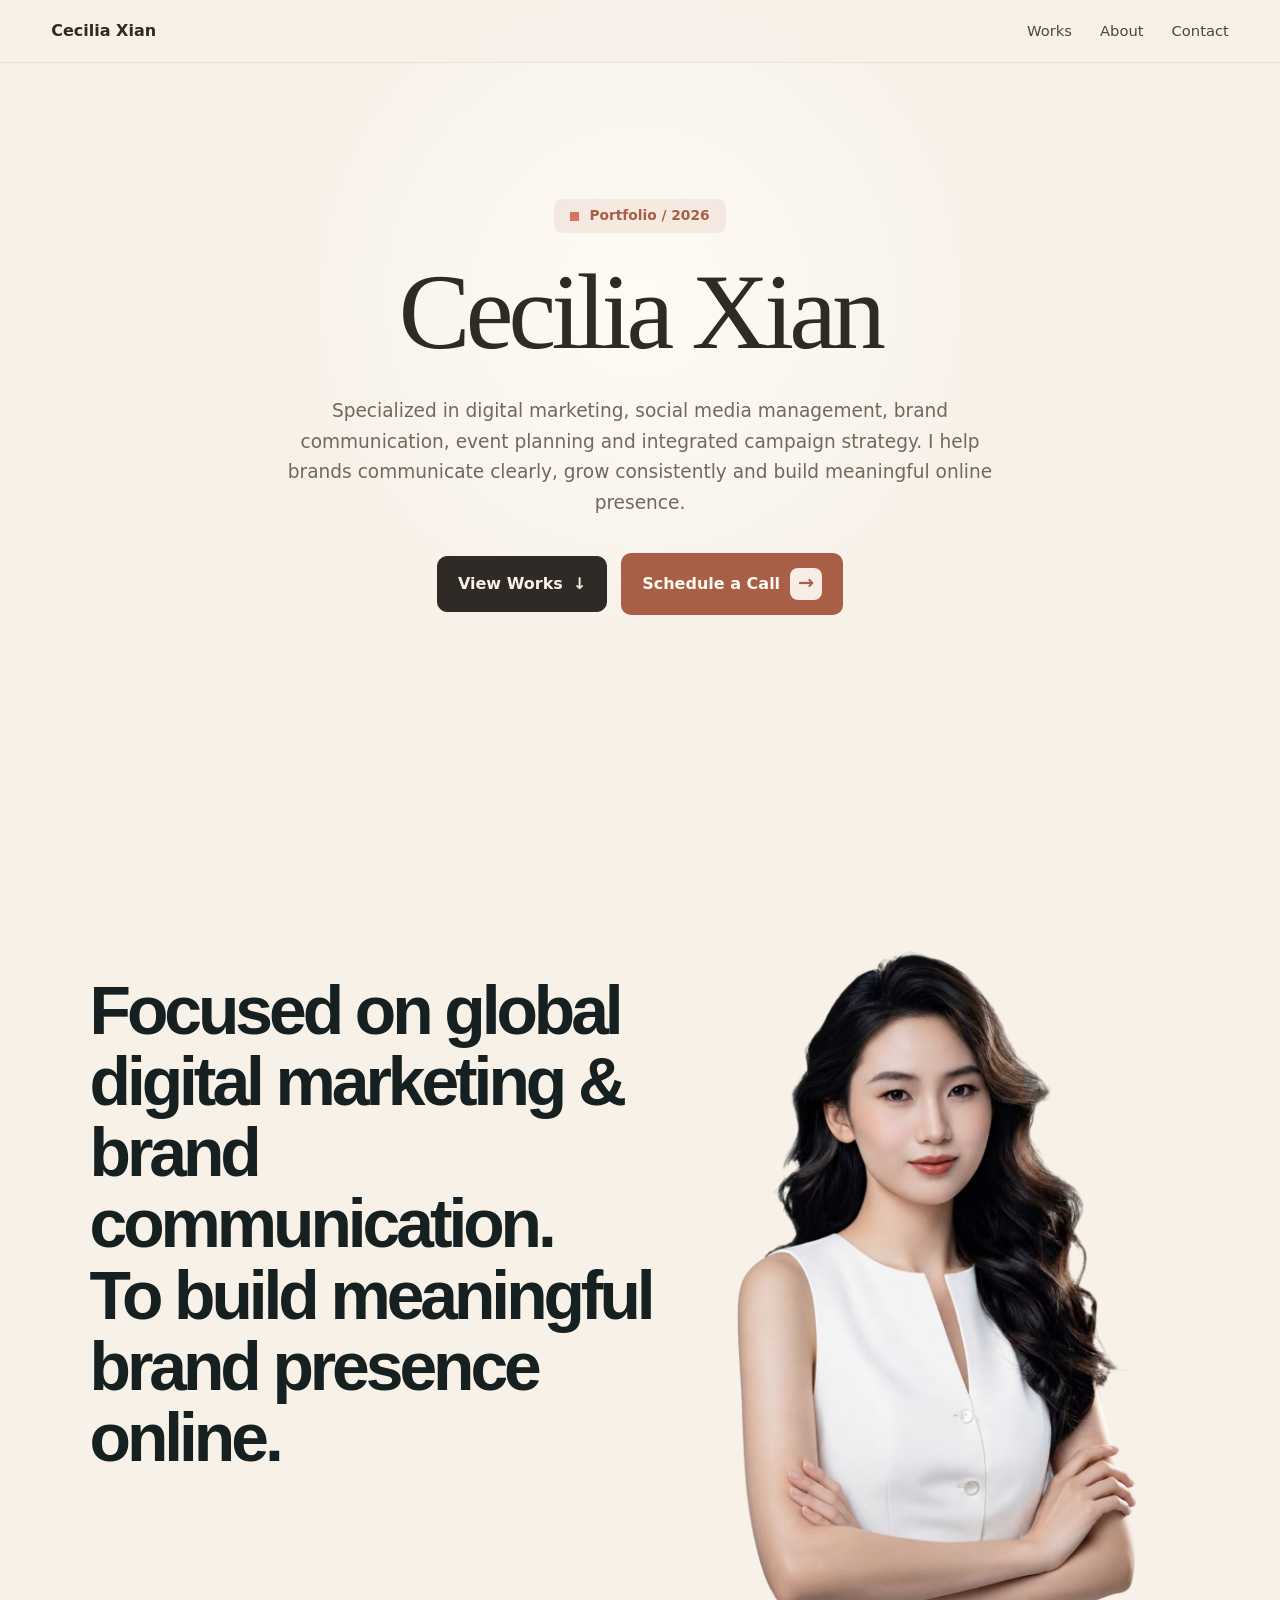
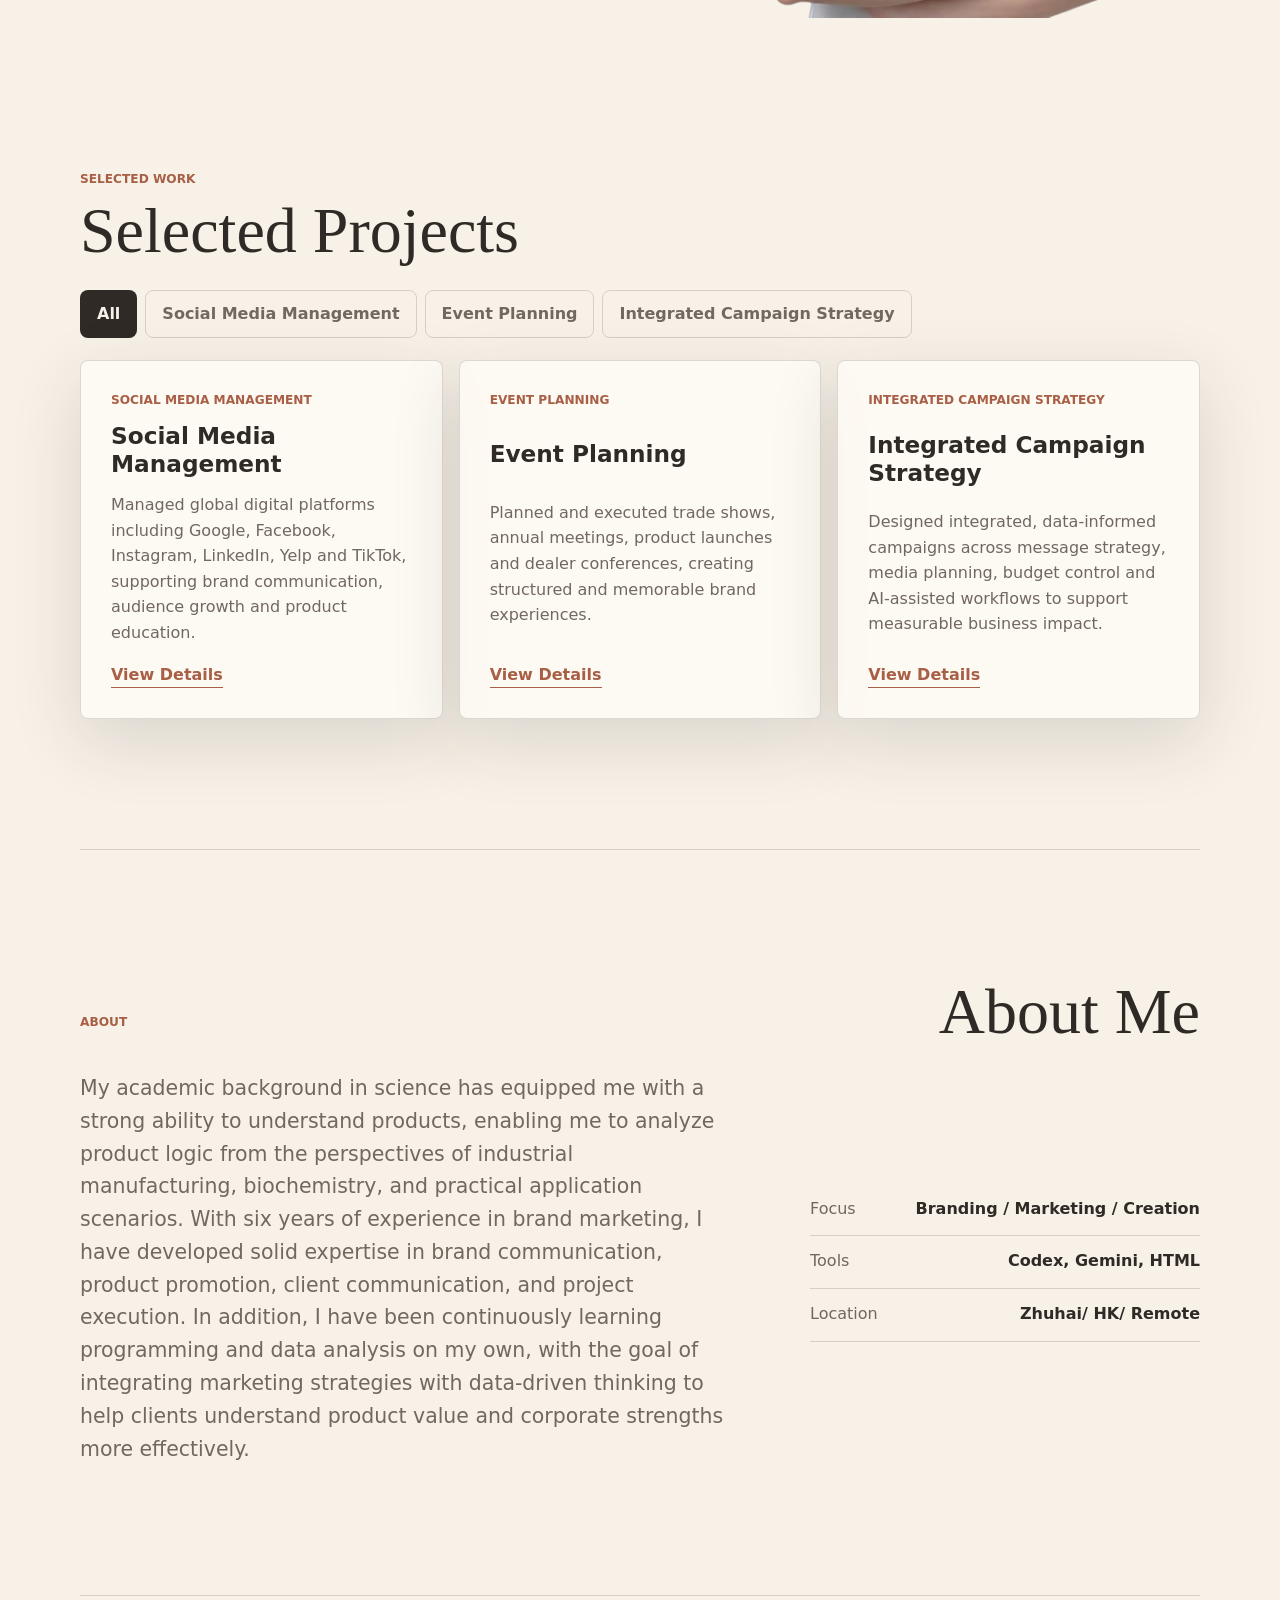
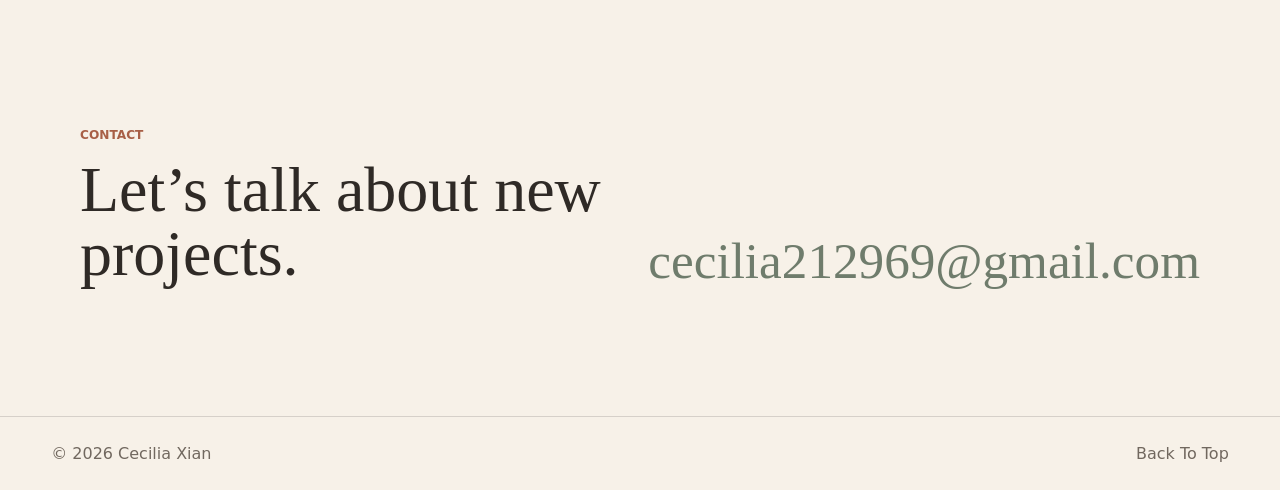
<file: index.html>
<!doctype html>
<html lang="en">
<head>
<meta charset="UTF-8" />
<meta name="viewport" content="width=device-width, initial-scale=1.0"/>
<meta name="description" content="Cecilia Xian Portfolio, digital marketing & visual design works"/>
<link rel="stylesheet" href="styles.css"/>
</head>
<body>
<header class="site-header">
  <a class="brand" href="#top">Cecilia Xian</a>
  <nav class="nav" aria-label="Main navigation">
    <a href="#works">Works</a>
    <a href="#about">About</a>
    <a href="#contact">Contact</a>
  </nav>
</header>

<main id="top">
<section class="hero hero-centered">
  <div class="hero-content hero-centered-content">
    <p class="hero-badge">
      <span></span>
      Portfolio / 2026
    </p>

    <h1>Cecilia Xian</h1>

    <p class="hero-lead">
      Specialized in digital marketing, social media management, brand communication,
      event planning and integrated campaign strategy. I help brands communicate clearly,
      grow consistently and build meaningful online presence.
    </p>

    <div class="hero-actions">
      <a class="button primary hero-work-button" href="#works">
  View Works
  <span>↓</span>
</a>

      <button class="button schedule-button" type="button" id="openScheduleModal">
        Schedule a Call
        <span>→</span>
      </button>
    </div>
  </div>
</section>

<div class="schedule-modal" id="scheduleModal" aria-hidden="true">
  <div class="schedule-modal-backdrop" id="closeScheduleBackdrop"></div>

  <div class="schedule-modal-panel" role="dialog" aria-modal="true" aria-labelledby="scheduleModalTitle">
    <button class="schedule-modal-close" type="button" id="closeScheduleModal">×</button>

    <p class="modal-kicker">Let’s Talk</p>

    <h2 id="scheduleModalTitle">Schedule a Call</h2>

    <p class="modal-intro">
      Tell me what you would like to discuss and when it is convenient to connect.
    </p>

    <form class="schedule-form" id="scheduleForm">
      <label>
        Your Name
        <input type="text" name="name" placeholder="Your name" required>
      </label>

      <label>
        What would you like to discuss?
        <textarea name="message" rows="4" placeholder="Briefly describe your project, question, or collaboration idea." required></textarea>
      </label>

      <label>
        Preferred Time
        <input type="text" name="time" placeholder="Example: Next Tuesday afternoon / Weekdays after 3 PM">
      </label>

      <label>
        Email or Phone
        <input type="text" name="contact" placeholder="Your email or phone number" required>
      </label>

      <button class="modal-submit" type="submit">
        Send Request
        <span>→</span>
      </button>
    </form>
  </div>
</div>

<section class="portfolio-hero">
  <div class="hero-text">

    <h1>  
      Focused on global digital marketing & brand communication.<br>
      To build meaningful brand presence online.
    </h1>
  </div>

  <div class="hero-portrait">
    <img src="assets/profile-transparent.png" alt="Cecilia Xian professional portrait">
  </div>
</section>

<section class="section works" id="works">
  <div class="section-header">
    <p class="eyebrow">Selected Work</p>
    <h2>Selected Projects</h2>
  </div>

  <div class="filters">
  <button class="filter-button active" data-filter="all">All</button>
  <button class="filter-button" data-filter="social">Social Media Management</button>
  <button class="filter-button" data-filter="event">Event Planning</button>
  <button class="filter-button" data-filter="campaign">Integrated Campaign Strategy</button>
</div>

  <div class="project-grid">
  <article class="project-card" data-category="social">
    <p class="project-type">Social Media Management</p>
    <h3>Social Media Management</h3>
    <p>
      Managed global digital platforms including Google, Facebook, Instagram,
      LinkedIn, Yelp and TikTok, supporting brand communication, audience growth
      and product education.
    </p>
    <a href="social-media.html">View Details</a>
  </article>

  <article class="project-card" data-category="event">
    <p class="project-type">Event Planning</p>
    <h3>Event Planning</h3>
    <p>
      Planned and executed trade shows, annual meetings, product launches and
      dealer conferences, creating structured and memorable brand experiences.
    </p>
    <a href="event-planning.html">View Details</a>
  </article>

  <article class="project-card" data-category="campaign">
    <p class="project-type">Integrated Campaign Strategy</p>
    <h3>Integrated Campaign Strategy</h3>
    <p>
      Designed integrated, data-informed campaigns across message strategy,
      media planning, budget control and AI-assisted workflows to support
      measurable business impact.
    </p>
    <a href="digital-campaigns.html">View Details</a>
  </article>
</div>
</section>

<section class="about section" id="about" aria-labelledby="about-title">
  <div class="section-heading">
    <p class="section-kicker">About</p>
    <h2 id="about-title">About Me</h2>
  </div>
  <div class="about-layout">
    <p>
My academic background in science has equipped me with a strong ability to understand products, enabling me to analyze product logic from the perspectives of industrial manufacturing, biochemistry, and practical application scenarios. With six years of experience in brand marketing, I have developed solid expertise in brand communication, product promotion, client communication, and project execution. In addition, I have been continuously learning programming and data analysis on my own, with the goal of integrating marketing strategies with data-driven thinking to help clients understand product value and corporate strengths more effectively.
    </p>
    <ul class="facts">
      <li><span>Focus</span> <strong>Branding / Marketing / Creation</strong></li>
      <li><span>Tools</span> <strong>Codex, Gemini, HTML  </strong></li>
      <li><span>Location</span> <strong>Zhuhai/ HK/ Remote</strong></li>
    </ul>
  </div>
</section>

<section class="contact section" id="contact" aria-labelledby="contact-title">
  <div>
    <p class="section-kicker">Contact</p>
    <h2 id="contact-title">Let’s talk about new projects.</h2>
  </div>
  <a class="contact-link" href="mailto:hello@example.com">cecilia212969@gmail.com</a>
</section>
</main>

<footer class="footer">
  <span>© <span id="year"></span> Cecilia Xian</span>
  <a href="#top">Back To Top</a>
</footer>

<script src="script.js"></script>
<script>
// Auto fill current year
document.getElementById("year").textContent = new Date().getFullYear();
</script>
</body>
</html>
</file>
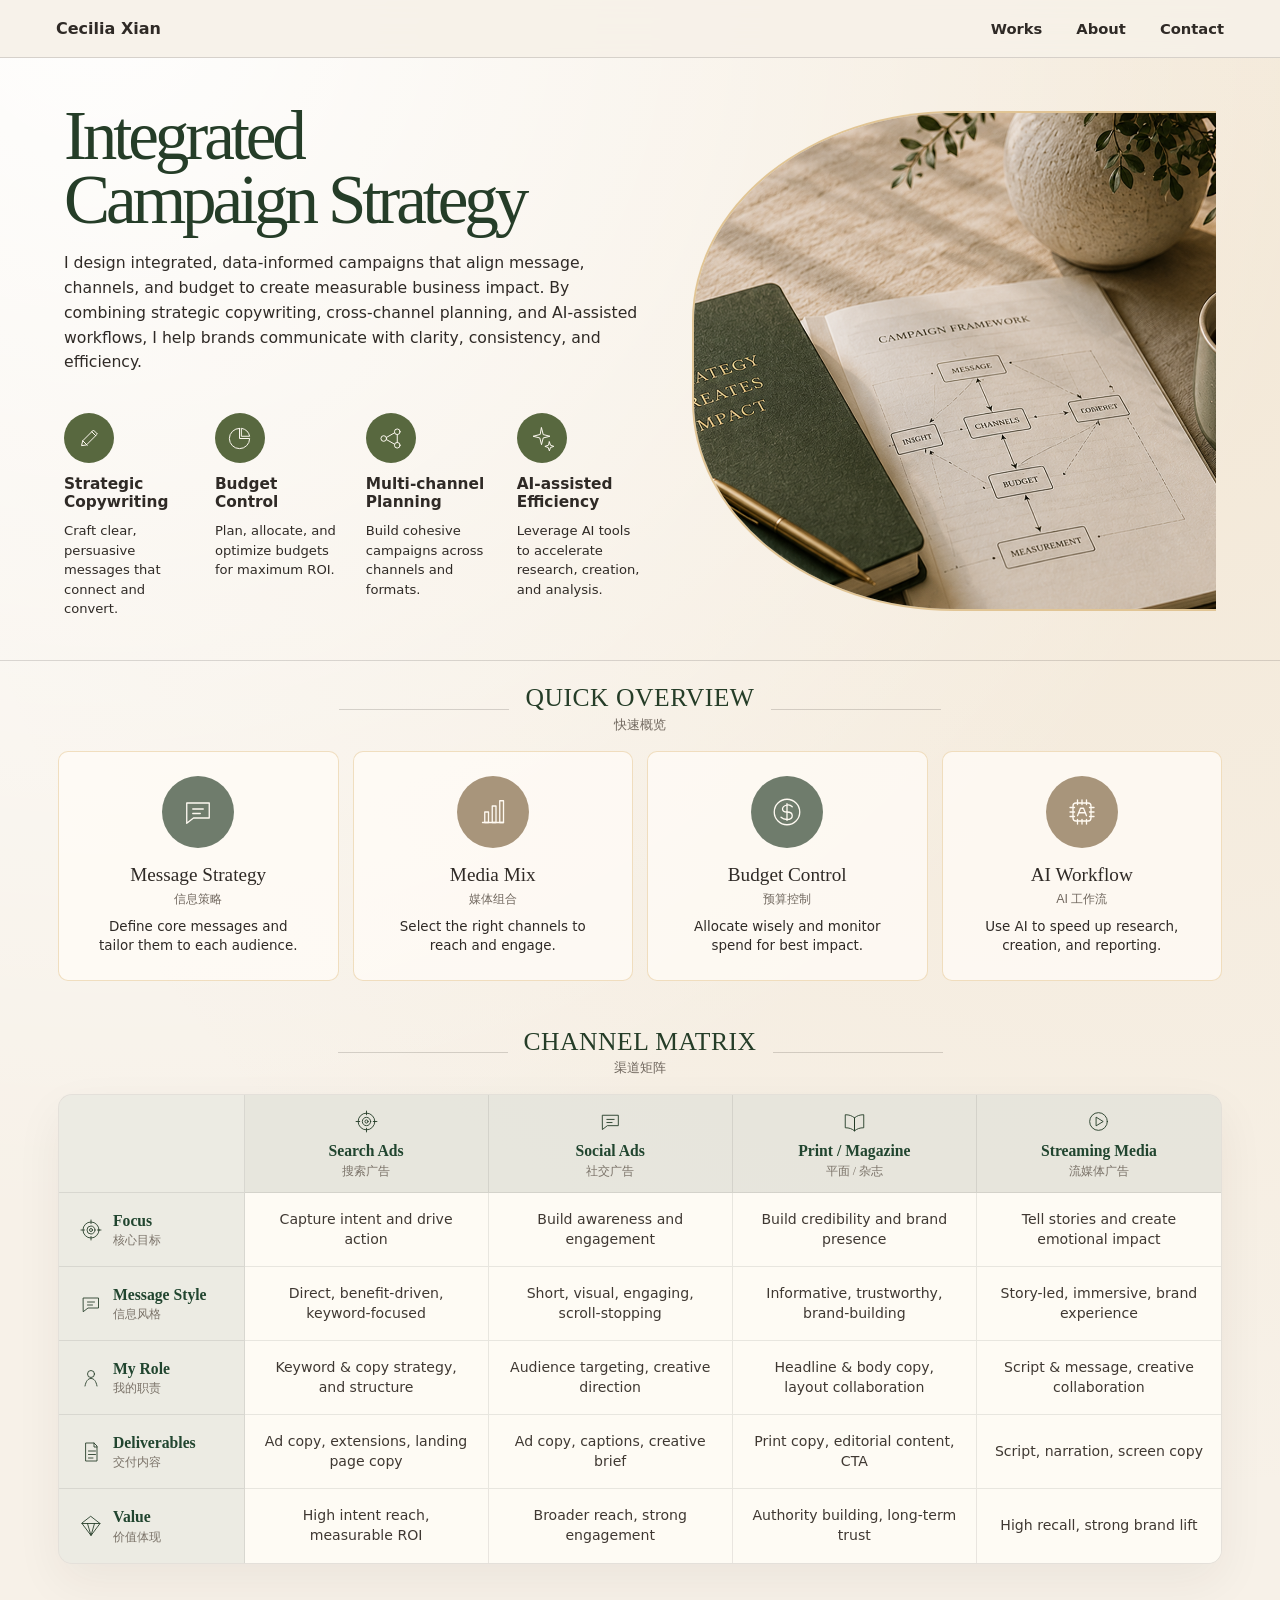
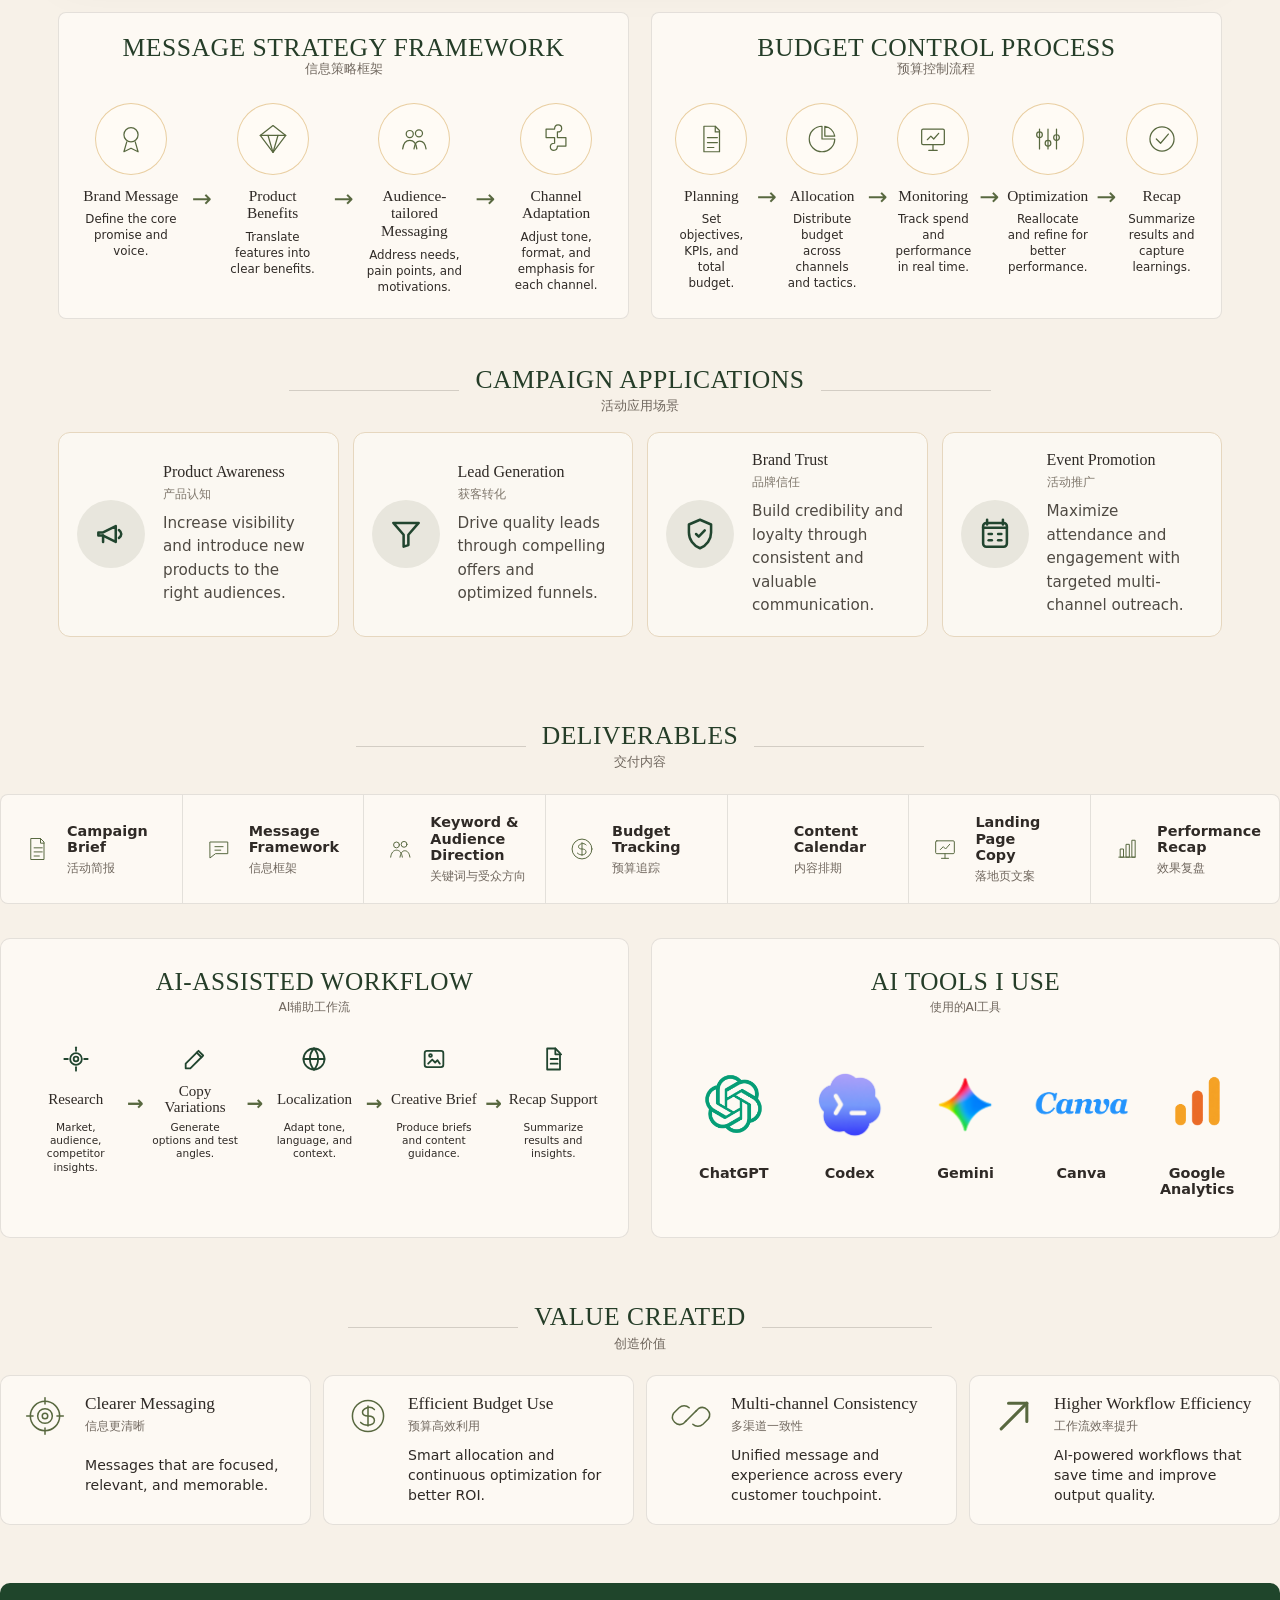
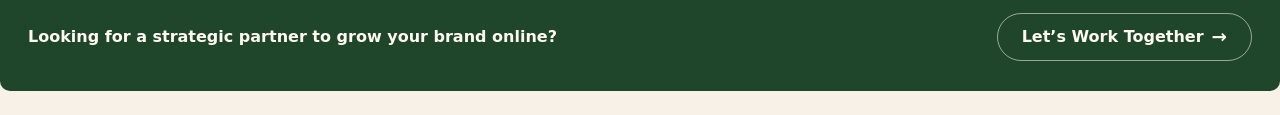
<file: digital-campaigns.html>
<!DOCTYPE html>
<html lang="en">
<head>
  <meta charset="UTF-8" />
  <meta name="viewport" content="width=device-width, initial-scale=1.0" />
  <title>Integrated Campaign Strategy | Cecilia Xian</title>
  <link rel="stylesheet" href="styles.css" />
</head>

<body class="campaign-body">
  <header class="case-top-nav">
    <a href="index.html" class="case-brand">Cecilia Xian</a>

    <nav class="case-nav">
      <a href="index.html#works">Works</a>
      <a href="index.html#about">About</a>
      <a href="index.html#contact">Contact</a>
    </nav>
  </header>

  <main class="campaign-page">

    <!-- SVG Icon Library -->
    <svg class="icon-defs" xmlns="http://www.w3.org/2000/svg">
      <symbol id="cp-icon-pen" viewBox="0 0 48 48">
        <path d="M10 36l2-8 19-19 7 7-19 19z"></path>
        <path d="M28 12l7 7"></path>
        <path d="M12 28l8 8"></path>
      </symbol>

      <symbol id="cp-icon-pie" viewBox="0 0 48 48">
        <path d="M24 6v18h18A18 18 0 1 1 24 6z"></path>
        <path d="M28 6a18 18 0 0 1 14 14H28z"></path>
      </symbol>

      <symbol id="cp-icon-network" viewBox="0 0 48 48">
        <circle cx="12" cy="24" r="5"></circle>
        <circle cx="36" cy="12" r="5"></circle>
        <circle cx="36" cy="36" r="5"></circle>
        <path d="M17 22l14-8"></path>
        <path d="M17 26l14 8"></path>
        <path d="M36 17v14"></path>
      </symbol>

      <symbol id="cp-icon-spark" viewBox="0 0 48 48">
        <path d="M24 5l3 12 12 3-12 3-3 12-3-12-12-3 12-3z"></path>
        <path d="M38 30l2 6 6 2-6 2-2 6-2-6-6-2 6-2z"></path>
      </symbol>

      <symbol id="cp-icon-chat" viewBox="0 0 48 48">
        <path d="M9 12h30v20H18l-9 7z"></path>
        <path d="M17 20h14"></path>
        <path d="M17 26h10"></path>
      </symbol>

      <symbol id="cp-icon-bars" viewBox="0 0 48 48">
        <path d="M10 38h28"></path>
        <rect x="13" y="24" width="5" height="14"></rect>
        <rect x="23" y="16" width="5" height="22"></rect>
        <rect x="33" y="9" width="5" height="29"></rect>
      </symbol>

      <symbol id="cp-icon-dollar" viewBox="0 0 48 48">
        <circle cx="24" cy="24" r="17"></circle>
        <path d="M24 13v22"></path>
        <path d="M31 17c-2-2-5-3-8-2-3 1-5 3-5 5 0 3 3 4 6 4s7 1 7 5c0 3-3 5-7 5-3 0-6-1-8-3"></path>
      </symbol>

      <symbol id="cp-icon-ai" viewBox="0 0 48 48">
        <rect x="12" y="12" width="24" height="24" rx="4"></rect>
        <path d="M18 8v6"></path>
        <path d="M24 8v6"></path>
        <path d="M30 8v6"></path>
        <path d="M18 34v6"></path>
        <path d="M24 34v6"></path>
        <path d="M30 34v6"></path>
        <path d="M8 18h6"></path>
        <path d="M8 24h6"></path>
        <path d="M8 30h6"></path>
        <path d="M34 18h6"></path>
        <path d="M34 24h6"></path>
        <path d="M34 30h6"></path>
        <path d="M18 29l4-10h4l4 10"></path>
        <path d="M20 25h8"></path>
      </symbol>

      <symbol id="cp-icon-target" viewBox="0 0 48 48">
        <circle cx="24" cy="24" r="16"></circle>
        <circle cx="24" cy="24" r="8"></circle>
        <circle cx="24" cy="24" r="3"></circle>
        <path d="M24 4v7"></path>
        <path d="M24 37v7"></path>
        <path d="M4 24h7"></path>
        <path d="M37 24h7"></path>
      </symbol>

      <symbol id="cp-icon-user" viewBox="0 0 48 48">
        <circle cx="24" cy="16" r="7"></circle>
        <path d="M12 40c2-10 6-15 12-15s10 5 12 15"></path>
      </symbol>

      <symbol id="cp-icon-doc" viewBox="0 0 48 48">
        <path d="M14 6h16l6 6v30H14z"></path>
        <path d="M30 6v8h6"></path>
        <path d="M19 22h14"></path>
        <path d="M19 29h14"></path>
        <path d="M19 36h9"></path>
      </symbol>

      <symbol id="cp-icon-book" viewBox="0 0 48 48">
        <path d="M7 11c7 0 12 2 17 6v25c-5-4-10-6-17-6z"></path>
        <path d="M41 11c-7 0-12 2-17 6v25c5-4 10-6 17-6z"></path>
        <path d="M24 17v25"></path>
      </symbol>

      <symbol id="cp-icon-play" viewBox="0 0 48 48">
        <circle cx="24" cy="24" r="17"></circle>
        <path d="M20 16l13 8-13 8z"></path>
      </symbol>

      <symbol id="cp-icon-diamond" viewBox="0 0 48 48">
        <path d="M24 5l18 14-18 24L6 19z"></path>
        <path d="M6 19h36"></path>
        <path d="M17 19l7 24 7-24"></path>
      </symbol>

      <symbol id="cp-icon-award" viewBox="0 0 48 48">
        <circle cx="24" cy="18" r="10"></circle>
        <path d="M18 28l-4 14 10-5 10 5-4-14"></path>
      </symbol>

      <symbol id="cp-icon-people" viewBox="0 0 48 48">
        <circle cx="18" cy="17" r="5"></circle>
        <circle cx="31" cy="16" r="5"></circle>
        <path d="M8 38c1-8 5-12 10-12s9 4 10 12"></path>
        <path d="M24 38c1-7 4-11 8-11 5 0 8 4 9 11"></path>
      </symbol>

      <symbol id="cp-icon-puzzle" viewBox="0 0 48 48">
        <path d="M10 10h12c0-4 2-6 5-6s5 2 5 5-2 5-6 5v8h12v12H26c0 4-2 6-5 6s-5-2-5-5 2-5 6-5V22H10z"></path>
      </symbol>

      <symbol id="cp-icon-check" viewBox="0 0 48 48">
        <circle cx="24" cy="24" r="17"></circle>
        <path d="M16 24l6 6 11-13"></path>
      </symbol>

      <symbol id="cp-icon-link" viewBox="0 0 48 48">
        <path d="M19 29l-3 3a8 8 0 0 1-11-11l6-6a8 8 0 0 1 11 0"></path>
        <path d="M29 19l3-3a8 8 0 0 1 11 11l-6 6a8 8 0 0 1-11 0"></path>
        <path d="M18 30l12-12"></path>
      </symbol>

      <symbol id="cp-icon-arrow" viewBox="0 0 48 48">
        <path d="M10 36l26-26"></path>
        <path d="M22 10h14v14"></path>
      </symbol>

      <symbol id="cp-icon-monitor" viewBox="0 0 48 48">
        <rect x="8" y="10" width="32" height="22" rx="2"></rect>
        <path d="M18 40h12"></path>
        <path d="M24 32v8"></path>
        <path d="M16 25l5-5 4 4 7-8"></path>
      </symbol>

      <symbol id="cp-icon-sliders" viewBox="0 0 48 48">
        <path d="M12 10v28"></path>
        <path d="M24 10v28"></path>
        <path d="M36 10v28"></path>
        <circle cx="12" cy="18" r="4"></circle>
        <circle cx="24" cy="30" r="4"></circle>
        <circle cx="36" cy="22" r="4"></circle>
      </symbol>

      <symbol id="cp-icon-globe" viewBox="0 0 48 48">
        <circle cx="24" cy="24" r="17"></circle>
        <path d="M7 24h34"></path>
        <path d="M24 7c5 5 7 11 7 17s-2 12-7 17"></path>
        <path d="M24 7c-5 5-7 11-7 17s2 12 7 17"></path>
      </symbol>

      <symbol id="cp-icon-image" viewBox="0 0 48 48">
        <rect x="8" y="10" width="32" height="28" rx="3"></rect>
        <circle cx="18" cy="20" r="3"></circle>
        <path d="M12 34l10-10 7 7 4-4 7 7"></path>
      </symbol>

      <symbol id="cp-icon-brief" viewBox="0 0 48 48">
        <rect x="8" y="14" width="32" height="24" rx="3"></rect>
        <path d="M18 14v-4h12v4"></path>
        <path d="M8 24h32"></path>
      </symbol>
    </svg>

    <!-- Hero -->
    <section class="campaign-hero">
      <div class="campaign-hero-copy">
        <h1>Integrated<br>Campaign Strategy</h1>

        <p class="campaign-lead">
          I design integrated, data-informed campaigns that align message,
          channels, and budget to create measurable business impact. By combining
          strategic copywriting, cross-channel planning, and AI-assisted workflows,
          I help brands communicate with clarity, consistency, and efficiency.
        </p>

        <div class="campaign-capabilities">
          <article>
            <div class="campaign-mini-icon"><svg><use href="#cp-icon-pen"></use></svg></div>
            <h3>Strategic Copywriting</h3>
            <p>Craft clear, persuasive messages that connect and convert.</p>
          </article>

          <article>
            <div class="campaign-mini-icon"><svg><use href="#cp-icon-pie"></use></svg></div>
            <h3>Budget Control</h3>
            <p>Plan, allocate, and optimize budgets for maximum ROI.</p>
          </article>

          <article>
            <div class="campaign-mini-icon"><svg><use href="#cp-icon-network"></use></svg></div>
            <h3>Multi-channel Planning</h3>
            <p>Build cohesive campaigns across channels and formats.</p>
          </article>

          <article>
            <div class="campaign-mini-icon"><svg><use href="#cp-icon-spark"></use></svg></div>
            <h3>AI-assisted Efficiency</h3>
            <p>Leverage AI tools to accelerate research, creation, and analysis.</p>
          </article>
        </div>
      </div>

      <div class="campaign-hero-visual">
        <img src="./assets/digital/campaign-strategy-hero.jpg" alt="Integrated campaign strategy workspace">
      </div>
    </section>

    <!-- Quick Overview -->
    <!-- Quick Overview -->
<section class="campaign-section">
  <div class="campaign-section-title centered">
    <span></span>
    <h2>Quick Overview <span class="campaign-title-cn">快速概览</span></h2>
    <span></span>
  </div>

  <div class="campaign-overview-grid">
    <article>
      <div class="campaign-round-icon">
        <svg><use href="#cp-icon-chat"></use></svg>
      </div>
      <h3>Message Strategy</h3>
      <p class="campaign-cn-small">信息策略</p>
      <p>Define core messages and tailor them to each audience.</p>
    </article>

    <article>
      <div class="campaign-round-icon beige">
        <svg><use href="#cp-icon-bars"></use></svg>
      </div>
      <h3>Media Mix</h3>
      <p class="campaign-cn-small">媒体组合</p>
      <p>Select the right channels to reach and engage.</p>
    </article>

    <article>
      <div class="campaign-round-icon">
        <svg><use href="#cp-icon-dollar"></use></svg>
      </div>
      <h3>Budget Control</h3>
      <p class="campaign-cn-small">预算控制</p>
      <p>Allocate wisely and monitor spend for best impact.</p>
    </article>

    <article>
      <div class="campaign-round-icon beige">
        <svg><use href="#cp-icon-ai"></use></svg>
      </div>
      <h3>AI Workflow</h3>
      <p class="campaign-cn-small">AI 工作流</p>
      <p>Use AI to speed up research, creation, and reporting.</p>
    </article>
  </div>
</section>

    <!-- Channel Matrix -->
<section class="campaign-section">
  <div class="campaign-section-title centered">
    <span></span>
    <h2>
      Channel Matrix
      <span class="campaign-title-cn">渠道矩阵</span>
    </h2>
    <span></span>
  </div>

  <div class="channel-matrix">
    <!-- 顶部横向标题 -->
    <div class="matrix-row matrix-header">
      <div></div>

      <div>
        <svg><use href="#cp-icon-target"></use></svg>
        <span class="matrix-label">
          <strong>Search Ads</strong>
          <small>搜索广告</small>
        </span>
      </div>

      <div>
        <svg><use href="#cp-icon-chat"></use></svg>
        <span class="matrix-label">
          <strong>Social Ads</strong>
          <small>社交广告</small>
        </span>
      </div>

      <div>
        <svg><use href="#cp-icon-book"></use></svg>
        <span class="matrix-label">
          <strong>Print / Magazine</strong>
          <small>平面 / 杂志</small>
        </span>
      </div>

      <div>
        <svg><use href="#cp-icon-play"></use></svg>
        <span class="matrix-label">
          <strong>Streaming Media</strong>
          <small>流媒体广告</small>
        </span>
      </div>
    </div>

    <!-- 第1行 -->
    <div class="matrix-row">
      <div>
        <svg><use href="#cp-icon-target"></use></svg>
        <span class="matrix-label">
          <strong>Focus</strong>
          <small>核心目标</small>
        </span>
      </div>
      <div>Capture intent and drive action</div>
      <div>Build awareness and engagement</div>
      <div>Build credibility and brand presence</div>
      <div>Tell stories and create emotional impact</div>
    </div>

    <!-- 第2行 -->
    <div class="matrix-row">
      <div>
        <svg><use href="#cp-icon-chat"></use></svg>
        <span class="matrix-label">
          <strong>Message Style</strong>
          <small>信息风格</small>
        </span>
      </div>
      <div>Direct, benefit-driven, keyword-focused</div>
      <div>Short, visual, engaging, scroll-stopping</div>
      <div>Informative, trustworthy, brand-building</div>
      <div>Story-led, immersive, brand experience</div>
    </div>

    <!-- 第3行 -->
    <div class="matrix-row">
      <div>
        <svg><use href="#cp-icon-user"></use></svg>
        <span class="matrix-label">
          <strong>My Role</strong>
          <small>我的职责</small>
        </span>
      </div>
      <div>Keyword &amp; copy strategy, and structure</div>
      <div>Audience targeting, creative direction</div>
      <div>Headline &amp; body copy, layout collaboration</div>
      <div>Script &amp; message, creative collaboration</div>
    </div>

    <!-- 第4行 -->
    <div class="matrix-row">
      <div>
        <svg><use href="#cp-icon-doc"></use></svg>
        <span class="matrix-label">
          <strong>Deliverables</strong>
          <small>交付内容</small>
        </span>
      </div>
      <div>Ad copy, extensions, landing page copy</div>
      <div>Ad copy, captions, creative brief</div>
      <div>Print copy, editorial content, CTA</div>
      <div>Script, narration, screen copy</div>
    </div>

    <!-- 第5行 -->
    <div class="matrix-row">
      <div>
        <svg><use href="#cp-icon-diamond"></use></svg>
        <span class="matrix-label">
          <strong>Value</strong>
          <small>价值体现</small>
        </span>
      </div>
      <div>High intent reach, measurable ROI</div>
      <div>Broader reach, strong engagement</div>
      <div>Authority building, long-term trust</div>
      <div>High recall, strong brand lift</div>
    </div>
  </div>
</section>

    <!-- Framework + Budget -->
    <section class="campaign-split-section">
      <article class="campaign-process-card">
        <div class="campaign-section-title">
          <span></span>
          <h2>Message Strategy Framework <span class="campaign-title-cn">信息策略框架</span></h2>
        </div>

        <div class="campaign-flow">
          <div>
            <div class="campaign-flow-icon"><svg><use href="#cp-icon-award"></use></svg></div>
            <h3>Brand Message</h3>
            <p>Define the core promise and voice.</p>
          </div>

          <b>→</b>

          <div>
            <div class="campaign-flow-icon"><svg><use href="#cp-icon-diamond"></use></svg></div>
            <h3>Product Benefits</h3>
            <p>Translate features into clear benefits.</p>
          </div>

          <b>→</b>

          <div>
            <div class="campaign-flow-icon"><svg><use href="#cp-icon-people"></use></svg></div>
            <h3>Audience-tailored Messaging</h3>
            <p>Address needs, pain points, and motivations.</p>
          </div>

          <b>→</b>

          <div>
            <div class="campaign-flow-icon"><svg><use href="#cp-icon-puzzle"></use></svg></div>
            <h3>Channel Adaptation</h3>
            <p>Adjust tone, format, and emphasis for each channel.</p>
          </div>
        </div>
      </article>

      <article class="campaign-process-card">
        <div class="campaign-section-title">
          <span></span>
          <h2>Budget Control Process <span class="campaign-title-cn">预算控制流程</span></h2>
        </div>

        <div class="campaign-flow five">
          <div>
            <div class="campaign-flow-icon"><svg><use href="#cp-icon-doc"></use></svg></div>
            <h3>Planning</h3>
            <p>Set objectives, KPIs, and total budget.</p>
          </div>

          <b>→</b>

          <div>
            <div class="campaign-flow-icon"><svg><use href="#cp-icon-pie"></use></svg></div>
            <h3>Allocation</h3>
            <p>Distribute budget across channels and tactics.</p>
          </div>

          <b>→</b>

          <div>
            <div class="campaign-flow-icon"><svg><use href="#cp-icon-monitor"></use></svg></div>
            <h3>Monitoring</h3>
            <p>Track spend and performance in real time.</p>
          </div>

          <b>→</b>

          <div>
            <div class="campaign-flow-icon"><svg><use href="#cp-icon-sliders"></use></svg></div>
            <h3>Optimization</h3>
            <p>Reallocate and refine for better performance.</p>
          </div>

          <b>→</b>

          <div>
            <div class="campaign-flow-icon"><svg><use href="#cp-icon-check"></use></svg></div>
            <h3>Recap</h3>
            <p>Summarize results and capture learnings.</p>
          </div>
        </div>
      </article>
    </section>

   <!-- Campaign Applications -->
<section class="campaign-section">
  <div class="campaign-section-title centered">
    <span></span>
    <h2>
      Campaign Applications
      <span class="campaign-title-cn">活动应用场景</span>
    </h2>
    <span></span>
  </div>

  <div class="campaign-app-grid">
    <article class="campaign-app-card">
      <div class="campaign-app-icon">
        <svg viewBox="0 0 24 24" aria-hidden="true">
          <path d="M4 13h3l8 4V7l-8 4H4v2Z"></path>
          <path d="M17 9.5c1 .8 1.5 1.6 1.5 2.5S18 13.7 17 14.5"></path>
          <path d="M7 13v4"></path>
        </svg>
      </div>

      <div class="campaign-app-content">
        <h3>
          Product Awareness
          <span class="campaign-app-cn">产品认知</span>
        </h3>
        <p>
          Increase visibility and introduce new products to the right audiences.
        </p>
      </div>
    </article>

    <article class="campaign-app-card">
      <div class="campaign-app-icon">
        <svg viewBox="0 0 24 24" aria-hidden="true">
          <path d="M4 5h16l-6.5 7.5V19l-3 1v-7.5L4 5Z"></path>
        </svg>
      </div>

      <div class="campaign-app-content">
        <h3>
          Lead Generation
          <span class="campaign-app-cn">获客转化</span>
        </h3>
        <p>
          Drive quality leads through compelling offers and optimized funnels.
        </p>
      </div>
    </article>

    <article class="campaign-app-card">
      <div class="campaign-app-icon">
        <svg viewBox="0 0 24 24" aria-hidden="true">
          <path d="M12 3 19 6v5c0 4.4-2.8 8.3-7 10-4.2-1.7-7-5.6-7-10V6l7-3Z"></path>
          <path d="m9.5 12 1.7 1.7 3.8-4"></path>
        </svg>
      </div>

      <div class="campaign-app-content">
        <h3>
          Brand Trust
          <span class="campaign-app-cn">品牌信任</span>
        </h3>
        <p>
          Build credibility and loyalty through consistent and valuable communication.
        </p>
      </div>
    </article>

    <article class="campaign-app-card">
      <div class="campaign-app-icon">
        <svg viewBox="0 0 24 24" aria-hidden="true">
          <path d="M7 3v3"></path>
          <path d="M17 3v3"></path>
          <path d="M4.5 8h15"></path>
          <rect x="4.5" y="5" width="15" height="15" rx="2"></rect>
          <path d="M8 12h2"></path>
          <path d="M14 12h2"></path>
          <path d="M8 16h2"></path>
          <path d="M14 16h2"></path>
        </svg>
      </div>

      <div class="campaign-app-content">
        <h3>
          Event Promotion
          <span class="campaign-app-cn">活动推广</span>
        </h3>
        <p>
          Maximize attendance and engagement with targeted multi-channel outreach.
        </p>
      </div>
    </article>
  </div>
</section>

    <!-- Deliverables -->
    <section class="campaign-section">
      <div class="campaign-section-title centered">
        <span></span>
        <h2>Deliverables <span class="campaign-title-cn">交付内容</span></h2>
        <span></span>
      </div>

      <div class="campaign-deliverables">
  <article>
    <svg><use href="#cp-icon-doc"></use></svg>
    <span>
      Campaign<br>Brief
      <small>活动简报</small>
    </span>
  </article>

  <article>
    <svg><use href="#cp-icon-chat"></use></svg>
    <span>
      Message<br>Framework
      <small>信息框架</small>
    </span>
  </article>

  <article>
    <svg><use href="#cp-icon-people"></use></svg>
    <span>
      Keyword &<br>Audience Direction
      <small>关键词与受众方向</small>
    </span>
  </article>

  <article>
    <svg><use href="#cp-icon-dollar"></use></svg>
    <span>
      Budget<br>Tracking
      <small>预算追踪</small>
    </span>
  </article>

  <article>
    <svg><use href="#cp-icon-pencil"></use></svg>
    <span>
      Content<br>Calendar
      <small>内容排期</small>
    </span>
  </article>

  <article>
    <svg><use href="#cp-icon-monitor"></use></svg>
    <span>
      Landing Page<br>Copy
      <small>落地页文案</small>
    </span>
  </article>

  <article>
    <svg><use href="#cp-icon-bars"></use></svg>
    <span>
      Performance<br>Recap
      <small>效果复盘</small>
    </span>
  </article>
</div>
      </article>

     <!-- AI Workflow + AI Tools -->
<section class="campaign-section campaign-ai-section">
  <div class="campaign-ai-grid">
    <!-- AI-Assisted Workflow -->
    <article class="campaign-ai-card ai-workflow-card">
      <div class="campaign-ai-title">
        <h2>
          AI-Assisted Workflow
          <span>AI辅助工作流</span>
        </h2>
      </div>

      <div class="ai-workflow-row">
        <div class="ai-workflow-step">
          <svg viewBox="0 0 24 24" aria-hidden="true">
            <circle cx="12" cy="12" r="5"></circle>
            <circle cx="12" cy="12" r="2"></circle>
            <path d="M12 2v3"></path>
            <path d="M12 19v3"></path>
            <path d="M2 12h3"></path>
            <path d="M19 12h3"></path>
          </svg>
          <h3>Research</h3>
          <p>Market, audience, competitor insights.</p>
        </div>

        <div class="ai-workflow-arrow">→</div>

        <div class="ai-workflow-step">
          <svg viewBox="0 0 24 24" aria-hidden="true">
            <path d="M4 20h4L19 9l-4-4L4 16v4Z"></path>
            <path d="M13.5 6.5l4 4"></path>
          </svg>
          <h3>Copy Variations</h3>
          <p>Generate options and test angles.</p>
        </div>

        <div class="ai-workflow-arrow">→</div>

        <div class="ai-workflow-step">
          <svg viewBox="0 0 24 24" aria-hidden="true">
            <circle cx="12" cy="12" r="9"></circle>
            <path d="M3 12h18"></path>
            <path d="M12 3c2.4 2.4 3.5 5.4 3.5 9s-1.1 6.6-3.5 9"></path>
            <path d="M12 3C9.6 5.4 8.5 8.4 8.5 12s1.1 6.6 3.5 9"></path>
          </svg>
          <h3>Localization</h3>
          <p>Adapt tone, language, and context.</p>
        </div>

        <div class="ai-workflow-arrow">→</div>

        <div class="ai-workflow-step">
          <svg viewBox="0 0 24 24" aria-hidden="true">
            <rect x="4" y="5" width="16" height="14" rx="2"></rect>
            <path d="m7 16 3.5-3.5 2.5 2.5 2-2 2 3"></path>
            <circle cx="9" cy="9" r="1.2"></circle>
          </svg>
          <h3>Creative Brief</h3>
          <p>Produce briefs and content guidance.</p>
        </div>

        <div class="ai-workflow-arrow">→</div>

        <div class="ai-workflow-step">
          <svg viewBox="0 0 24 24" aria-hidden="true">
            <path d="M7 3h7l4 4v14H7V3Z"></path>
            <path d="M14 3v5h5"></path>
            <path d="M10 12h6"></path>
            <path d="M10 16h6"></path>
          </svg>
          <h3>Recap Support</h3>
          <p>Summarize results and insights.</p>
        </div>
      </div>
    </article>

    <!-- AI Tools I Use -->
    <article class="campaign-ai-card ai-tools-card">
      <div class="campaign-ai-title">
        <h2>
          AI Tools I Use
          <span>使用的AI工具</span>
        </h2>
      </div>

      <div class="ai-tools-row">
        <article class="ai-tool-item">
          <img src="assets/tools/chatgpt.png" alt="ChatGPT">
          <strong>ChatGPT</strong>
        </article>

        <article class="ai-tool-item">
          <img src="assets/tools/codex.png" alt="Codex">
          <strong>Codex</strong>
        </article>

        <article class="ai-tool-item">
          <img src="assets/tools/gemini.png" alt="Gemini">
          <strong>Gemini</strong>
        </article>

        <article class="ai-tool-item">
          <img src="assets/tools/canva.png" alt="Canva">
          <strong>Canva</strong>
        </article>

        <article class="ai-tool-item">
          <img src="assets/tools/google-analytics.png" alt="Google Analytics">
          <strong>Google<br>Analytics</strong>
        </article>
      </div>
    </article>
  </div>
</section>

    <!-- Value Created -->
    <section class="campaign-section">
      <div class="campaign-section-title centered">
        <span></span>
        <h2>Value Created <span class="campaign-title-cn">创造价值</span></h2>
        <span></span>
      </div>

      <div class="campaign-value-grid">
  <article>
    <svg><use href="#cp-icon-target"></use></svg>
    <h3>
      Clearer Messaging
      <span class="value-title-cn">信息更清晰</span>
    </h3>
    <p>Messages that are focused, relevant, and memorable.</p>
  </article>

  <article>
    <svg><use href="#cp-icon-dollar"></use></svg>
    <h3>
      Efficient Budget Use
      <span class="value-title-cn">预算高效利用</span>
    </h3>
    <p>Smart allocation and continuous optimization for better ROI.</p>
  </article>

  <article>
    <svg><use href="#cp-icon-link"></use></svg>
    <h3>
      Multi-channel Consistency
      <span class="value-title-cn">多渠道一致性</span>
    </h3>
    <p>Unified message and experience across every customer touchpoint.</p>
  </article>

  <article>
  <svg viewBox="0 0 24 24" aria-hidden="true" class="value-inline-icon">
    <path d="M5 19L19 5"></path>
    <path d="M9 5h10v10"></path>
  </svg>

  <h3>
    Higher Workflow Efficiency
    <span class="value-title-cn">工作流效率提升</span>
  </h3>

  <p>AI-powered workflows that save time and improve output quality.</p>
</article>
</div>
    </section>

   <!-- Bottom CTA -->
<section class="campaign-cta-section">
  <div class="campaign-cta-banner">
    <p>Looking for a strategic partner to grow your brand online?</p>

    <a href="index.html#contact" class="campaign-cta-button">
      Let’s Work Together
      <span>→</span>
    </a>
  </div>
</section>

  </main>
</body>
</html>
</file>
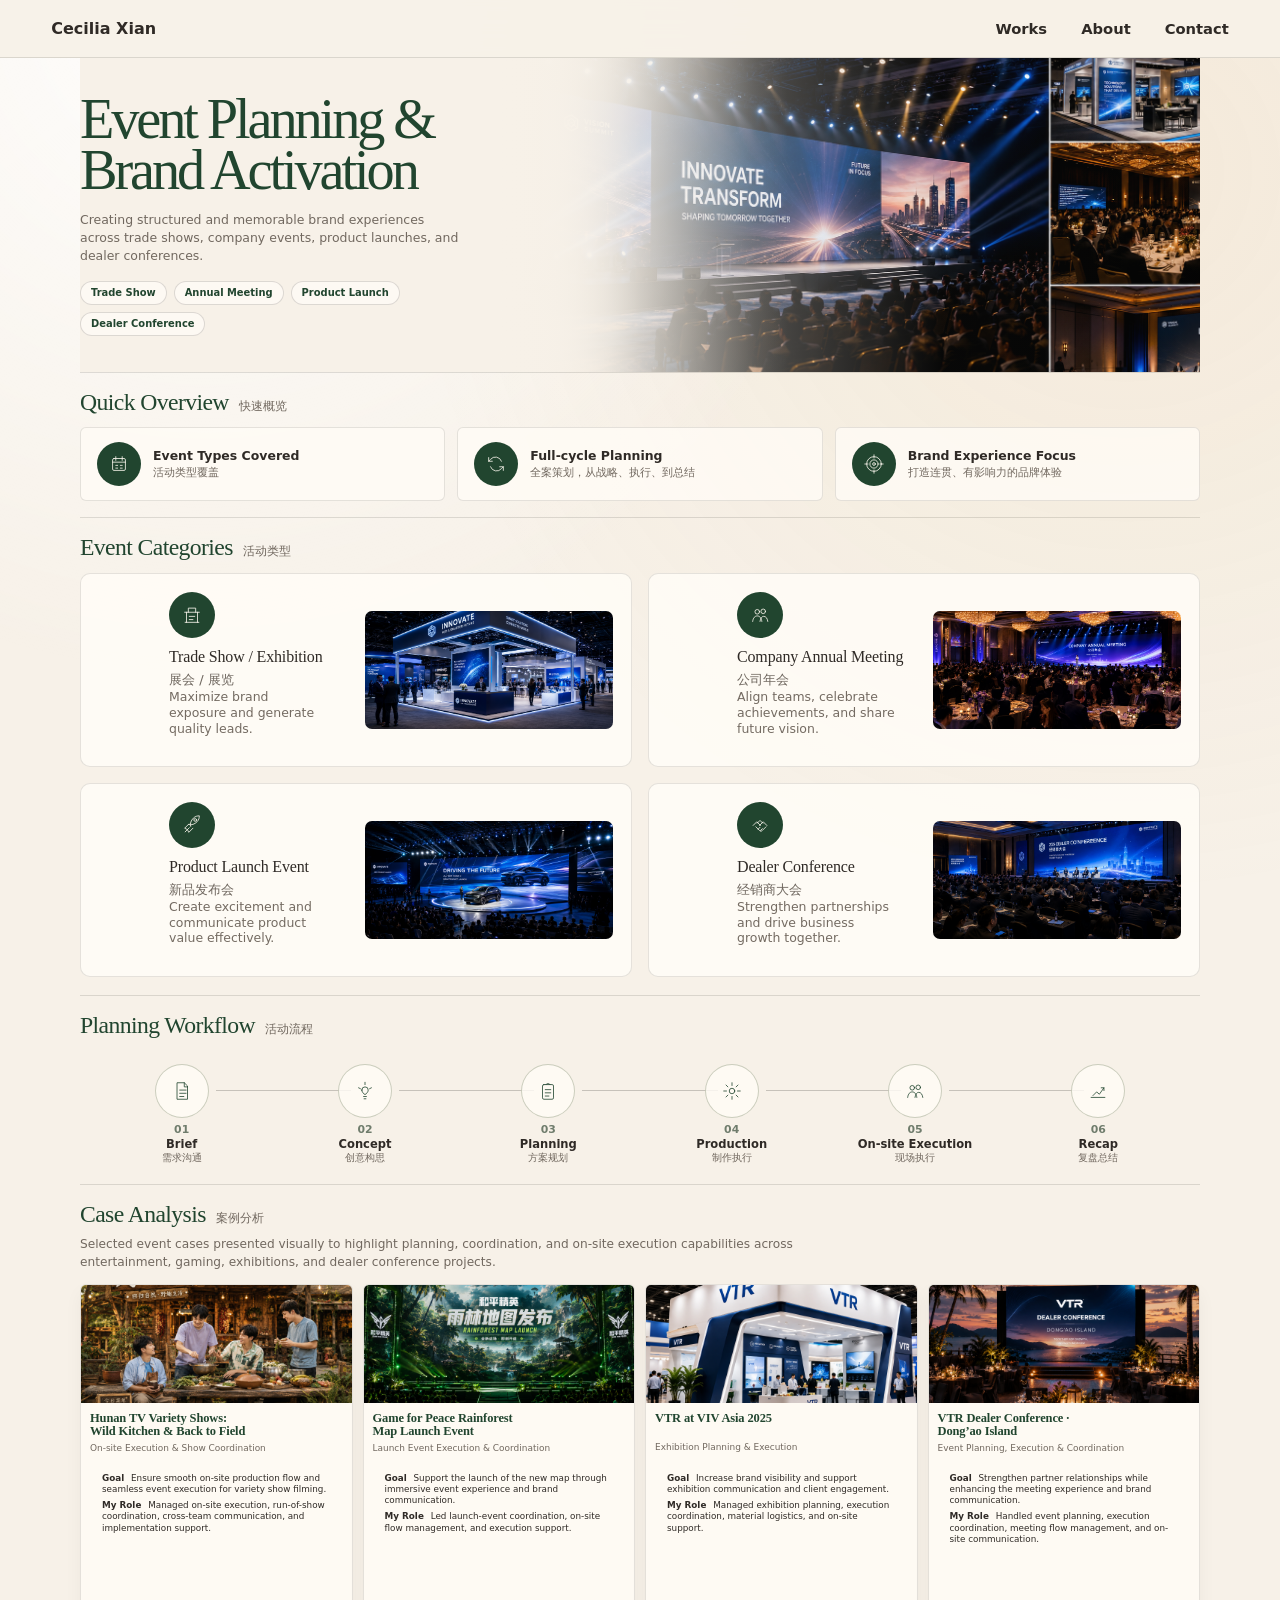
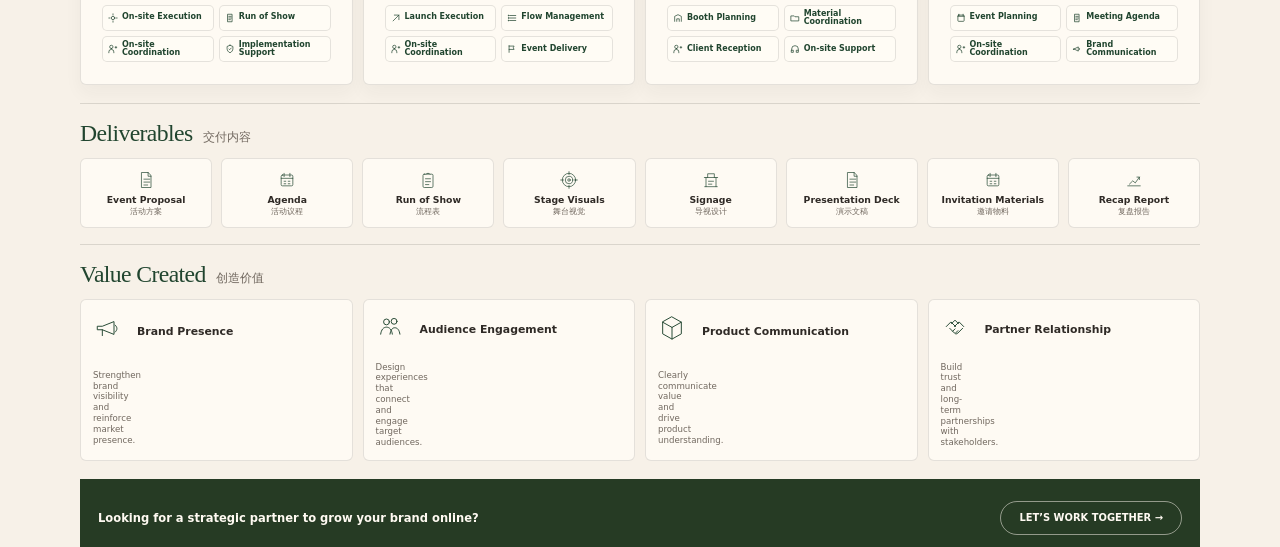
<file: event-planning-backup.html>
<!DOCTYPE html>
<html lang="en">
<head>
  <meta charset="UTF-8" />
  <meta name="viewport" content="width=device-width, initial-scale=1.0" />
  <title>Event Planning & Brand Activation | Cecilia Xian</title>
  <link rel="stylesheet" href="styles.css" />
</head>

<body class="event-body event-planning-ref-layout">
  <header class="case-top-nav">
    <a href="index.html" class="case-brand">Cecilia Xian</a>

    <nav class="case-nav">
      <a href="index.html#works">Works</a>
      <a href="index.html#about">About</a>
      <a href="index.html#contact">Contact</a>
    </nav>
  </header>

  <main class="event-page">

    <!-- SVG Icons -->
    <svg class="icon-defs" xmlns="http://www.w3.org/2000/svg">
      <symbol id="icon-calendar" viewBox="0 0 48 48">
        <rect x="10" y="12" width="28" height="26" rx="3"></rect>
        <path d="M10 20h28"></path>
        <path d="M17 8v8"></path>
        <path d="M31 8v8"></path>
        <path d="M17 27h4"></path>
        <path d="M27 27h4"></path>
        <path d="M17 33h4"></path>
        <path d="M27 33h4"></path>
      </symbol>

      <symbol id="icon-refresh" viewBox="0 0 48 48">
        <path d="M36 18a14 14 0 0 0-24-4l-4 4"></path>
        <path d="M8 10v8h8"></path>
        <path d="M12 30a14 14 0 0 0 24 4l4-4"></path>
        <path d="M40 38v-8h-8"></path>
      </symbol>

      <symbol id="icon-target" viewBox="0 0 48 48">
        <circle cx="24" cy="24" r="16"></circle>
        <circle cx="24" cy="24" r="9"></circle>
        <circle cx="24" cy="24" r="3"></circle>
        <path d="M24 4v7"></path>
        <path d="M24 37v7"></path>
        <path d="M4 24h7"></path>
        <path d="M37 24h7"></path>
      </symbol>

      <symbol id="icon-booth" viewBox="0 0 48 48">
        <path d="M8 18h32"></path>
        <path d="M12 18v22"></path>
        <path d="M36 18v22"></path>
        <path d="M16 18V9h16v9"></path>
        <path d="M18 27h12"></path>
        <path d="M18 34h8"></path>
        <path d="M9 40h30"></path>
      </symbol>

      <symbol id="icon-people" viewBox="0 0 48 48">
        <circle cx="18" cy="17" r="5"></circle>
        <circle cx="31" cy="16" r="5"></circle>
        <path d="M8 38c1-8 5-12 10-12s9 4 10 12"></path>
        <path d="M24 38c1-7 4-11 8-11 5 0 8 4 9 11"></path>
      </symbol>

      <symbol id="icon-rocket" viewBox="0 0 48 48">
        <path d="M26 31l-9 9-3-6-6-3 9-9"></path>
        <path d="M18 30L9 39"></path>
        <path d="M21 27c-2-6 1-13 6-18 4-4 9-5 13-5 0 4-1 9-5 13-5 5-12 8-18 6"></path>
        <circle cx="31" cy="13" r="3"></circle>
      </symbol>

      <symbol id="icon-handshake" viewBox="0 0 48 48">
        <path d="M18 20l6-6 6 6"></path>
        <path d="M9 25l8-8 8 8"></path>
        <path d="M39 25l-8-8-8 8"></path>
        <path d="M15 28l8 8c2 2 4 2 6 0l8-8"></path>
        <path d="M20 33l4-4"></path>
        <path d="M25 36l4-4"></path>
      </symbol>

      <symbol id="icon-doc" viewBox="0 0 48 48">
        <path d="M14 6h15l7 7v29H14z"></path>
        <path d="M29 6v9h7"></path>
        <path d="M19 22h14"></path>
        <path d="M19 29h14"></path>
        <path d="M19 36h9"></path>
      </symbol>

      <symbol id="icon-lightbulb" viewBox="0 0 48 48">
        <path d="M17 22a7 7 0 1 1 14 0c0 4-3 6-5 9h-4c-2-3-5-5-5-9z"></path>
        <path d="M21 36h6"></path>
        <path d="M22 41h4"></path>
        <path d="M24 5v5"></path>
        <path d="M10 17l4 2"></path>
        <path d="M38 17l-4 2"></path>
      </symbol>

      <symbol id="icon-clipboard" viewBox="0 0 48 48">
        <rect x="12" y="10" width="24" height="32" rx="3"></rect>
        <path d="M19 10c1-3 9-3 10 0"></path>
        <path d="M18 21h12"></path>
        <path d="M18 28h12"></path>
        <path d="M18 35h8"></path>
      </symbol>

      <symbol id="icon-gear" viewBox="0 0 48 48">
        <circle cx="24" cy="24" r="6"></circle>
        <path d="M24 6v6"></path>
        <path d="M24 36v6"></path>
        <path d="M6 24h6"></path>
        <path d="M36 24h6"></path>
        <path d="M11 11l4 4"></path>
        <path d="M33 33l4 4"></path>
        <path d="M37 11l-4 4"></path>
        <path d="M15 33l-4 4"></path>
      </symbol>

      <symbol id="icon-chart" viewBox="0 0 48 48">
        <path d="M9 38h30"></path>
        <path d="M13 34l8-8 6 5 10-14"></path>
        <path d="M31 17h6v6"></path>
      </symbol>

      <symbol id="icon-megaphone" viewBox="0 0 48 48">
        <path d="M8 27h8l20 8V13l-20 8H8z"></path>
        <path d="M16 27v10"></path>
        <path d="M38 19c2 2 3 4 3 6s-1 4-3 6"></path>
      </symbol>

      <symbol id="icon-cube" viewBox="0 0 48 48">
        <path d="M24 5l16 9v20l-16 9-16-9V14z"></path>
        <path d="M8 14l16 9 16-9"></path>
        <path d="M24 23v20"></path>
      </symbol>
    </svg>

    <!-- Hero -->
    <section class="event-hero">
      <div class="event-hero-copy">
        <h1>Event Planning &<br>Brand Activation</h1>
        <p>
          Creating structured and memorable brand experiences across trade shows,
          company events, product launches, and dealer conferences.
        </p>

        <div class="event-tags">
          <span>Trade Show</span>
          <span>Annual Meeting</span>
          <span>Product Launch</span>
          <span>Dealer Conference</span>
        </div>
      </div>

      <div class="event-hero-gallery event-hero-single">
  <img src="./assets/event/event-hero-main.jpg" alt="Event Planning and Brand Activation hero image">
</div>
    </section>

    <!-- Quick Overview -->
    <section class="event-section compact-section">
      <div class="event-section-head">
        <h2>Quick Overview</h2>
        <p>快速概览</p>
      </div>

      <div class="overview-grid">
        <article class="overview-card">
          <div class="round-icon">
            <svg><use href="#icon-calendar"></use></svg>
          </div>
          <div class="overview-number"></div>
          <div>
            <h3>Event Types Covered</h3>
            <p>活动类型覆盖</p>
          </div>
        </article>

        <article class="overview-card">
          <div class="round-icon">
            <svg><use href="#icon-refresh"></use></svg>
          </div>
          <div>
            <h3>Full-cycle Planning</h3>
            <p>全案策划，从战略、执行、到总结</p>
          </div>
        </article>

        <article class="overview-card">
          <div class="round-icon">
            <svg><use href="#icon-target"></use></svg>
          </div>
          <div>
            <h3>Brand Experience Focus</h3>
            <p>打造连贯、有影响力的品牌体验</p>
          </div>
        </article>
      </div>
    </section>

    <!-- Event Categories -->
    <section class="event-section">
  <div class="event-section-head">
    <h2>Event Categories</h2>
    <p>活动类型</p>
  </div>

  <div class="event-category-grid">
    <article class="event-category-card">
      <div class="category-text">
        <div class="round-icon small">
          <svg><use href="#icon-booth"></use></svg>
        </div>

        <div>
          <h3>Trade Show / Exhibition</h3>
          <p>展会 / 展览</p>
          <span>Maximize brand exposure and generate quality leads.</span>
        </div>
      </div>

      <img src="./assets/event/trade-show.jpg" alt="Trade show exhibition">
    </article>

    <article class="event-category-card">
      <div class="category-text">
        <div class="round-icon small">
          <svg><use href="#icon-people"></use></svg>
        </div>

        <div>
          <h3>Company Annual Meeting</h3>
          <p>公司年会</p>
          <span>Align teams, celebrate achievements, and share future vision.</span>
        </div>
      </div>

      <img src="./assets/event/annual-meeting.jpg" alt="Company annual meeting">
    </article>

    <article class="event-category-card">
      <div class="category-text">
        <div class="round-icon small">
          <svg><use href="#icon-rocket"></use></svg>
        </div>

        <div>
          <h3>Product Launch Event</h3>
          <p>新品发布会</p>
          <span>Create excitement and communicate product value effectively.</span>
        </div>
      </div>

      <img src="./assets/event/product-launch.jpg" alt="Product launch event">
    </article>

    <article class="event-category-card">
      <div class="category-text">
        <div class="round-icon small">
          <svg><use href="#icon-handshake"></use></svg>
        </div>

        <div>
          <h3>Dealer Conference</h3>
          <p>经销商大会</p>
          <span>Strengthen partnerships and drive business growth together.</span>
        </div>
      </div>

      <img src="./assets/event/dealer-conference.jpg" alt="Dealer conference">
    </article>
  </div>
</section>

    <!-- Workflow -->
    <section class="event-section">
      <div class="event-section-head">
        <h2>Planning Workflow</h2>
        <p>活动流程</p>
      </div>

      <div class="event-workflow">
        <article>
          <div class="workflow-icon"><svg><use href="#icon-doc"></use></svg></div>
          <span>01</span>
          <h3>Brief</h3>
          <p>需求沟通</p>
        </article>

        <article>
          <div class="workflow-icon"><svg><use href="#icon-lightbulb"></use></svg></div>
          <span>02</span>
          <h3>Concept</h3>
          <p>创意构思</p>
        </article>

        <article>
          <div class="workflow-icon"><svg><use href="#icon-clipboard"></use></svg></div>
          <span>03</span>
          <h3>Planning</h3>
          <p>方案规划</p>
        </article>

        <article>
          <div class="workflow-icon"><svg><use href="#icon-gear"></use></svg></div>
          <span>04</span>
          <h3>Production</h3>
          <p>制作执行</p>
        </article>

        <article>
          <div class="workflow-icon"><svg><use href="#icon-people"></use></svg></div>
          <span>05</span>
          <h3>On-site Execution</h3>
          <p>现场执行</p>
        </article>

        <article>
          <div class="workflow-icon"><svg><use href="#icon-chart"></use></svg></div>
          <span>06</span>
          <h3>Recap</h3>
          <p>复盘总结</p>
        </article>
      </div>
    </section>

    <!-- Case Analysis -->
<section class="event-case-section">
  <div class="event-case-header">
    <div>
      <h2>
        Case Analysis
        <span>案例分析</span>
      </h2>
      <p>
        Selected event cases presented visually to highlight planning, coordination,
        and on-site execution capabilities across entertainment, gaming, exhibitions,
        and dealer conference projects.
      </p>
    </div>
  </div>

  <div class="event-case-grid">
    <!-- Case 01 -->
    <article class="event-case-card">
      <figure class="event-case-image">
        <img src="assets/event/event-case-wild-kitchen.jpg" alt="Hunan TV variety show event execution">
      </figure>

      <div class="event-case-content">
        <h3>Hunan TV Variety Shows:<br>Wild Kitchen &amp; Back to Field</h3>
        <p class="event-case-subtitle">On-site Execution &amp; Show Coordination</p>

        <div class="event-case-info">
          <p>
            <strong>Goal</strong>
            Ensure smooth on-site production flow and seamless event execution for variety show filming.
          </p>

          <p>
            <strong>My Role</strong>
            Managed on-site execution, run-of-show coordination, cross-team communication,
            and implementation support.
          </p>
        </div>

        <div class="event-case-tags">
          <span>
            <svg viewBox="0 0 24 24"><circle cx="12" cy="12" r="4"></circle><path d="M12 2v3M12 19v3M2 12h3M19 12h3"></path></svg>
            On-site Execution
          </span>
          <span>
            <svg viewBox="0 0 24 24"><path d="M7 3h10v18H7z"></path><path d="M9 8h6M9 12h6M9 16h4"></path></svg>
            Run of Show
          </span>
          <span>
            <svg viewBox="0 0 24 24"><path d="M8 11a4 4 0 1 0 0-8 4 4 0 0 0 0 8Z"></path><path d="M2 21v-2a6 6 0 0 1 12 0v2"></path><path d="M17 8h4M19 6v4"></path></svg>
            On-site Coordination
          </span>
          <span>
            <svg viewBox="0 0 24 24"><path d="M12 3 19 6v5c0 4.4-2.8 8.3-7 10-4.2-1.7-7-5.6-7-10V6l7-3Z"></path><path d="m9.5 12 1.7 1.7 3.8-4"></path></svg>
            Implementation Support
          </span>
        </div>
      </div>
    </article>

    <!-- Case 02 -->
    <article class="event-case-card">
      <figure class="event-case-image">
        <img src="assets/event/event-case-game-for-peace.jpg" alt="Game for Peace rainforest map launch event">
      </figure>

      <div class="event-case-content">
        <h3>Game for Peace Rainforest<br>Map Launch Event</h3>
        <p class="event-case-subtitle">Launch Event Execution &amp; Coordination</p>

        <div class="event-case-info">
          <p>
            <strong>Goal</strong>
            Support the launch of the new map through immersive event experience and brand communication.
          </p>

          <p>
            <strong>My Role</strong>
            Led launch-event coordination, on-site flow management, and execution support.
          </p>
        </div>

        <div class="event-case-tags">
          <span>
            <svg viewBox="0 0 24 24"><path d="M5 19 19 5"></path><path d="M8 5h11v11"></path></svg>
            Launch Execution
          </span>
          <span>
            <svg viewBox="0 0 24 24"><path d="M8 6h13M8 12h13M8 18h13"></path><circle cx="4" cy="6" r="1"></circle><circle cx="4" cy="12" r="1"></circle><circle cx="4" cy="18" r="1"></circle></svg>
            Flow Management
          </span>
          <span>
            <svg viewBox="0 0 24 24"><path d="M8 11a4 4 0 1 0 0-8 4 4 0 0 0 0 8Z"></path><path d="M2 21v-2a6 6 0 0 1 12 0v2"></path><path d="M17 8h4M19 6v4"></path></svg>
            On-site Coordination
          </span>
          <span>
            <svg viewBox="0 0 24 24"><path d="M5 4v16"></path><path d="M5 5h12l-2 4 2 4H5"></path></svg>
            Event Delivery
          </span>
        </div>
      </div>
    </article>

    <!-- Case 03 -->
    <article class="event-case-card">
      <figure class="event-case-image">
        <img src="assets/event/event-case-viv-asia.jpg" alt="VTR booth at VIV Asia 2025">
      </figure>

      <div class="event-case-content">
        <h3>VTR at VIV Asia 2025</h3>
        <p class="event-case-subtitle">Exhibition Planning &amp; Execution</p>

        <div class="event-case-info">
          <p>
            <strong>Goal</strong>
            Increase brand visibility and support exhibition communication and client engagement.
          </p>

          <p>
            <strong>My Role</strong>
            Managed exhibition planning, execution coordination, material logistics,
            and on-site support.
          </p>
        </div>

        <div class="event-case-tags">
          <span>
            <svg viewBox="0 0 24 24"><path d="M4 20V8l8-4 8 4v12"></path><path d="M9 20v-6h6v6"></path></svg>
            Booth Planning
          </span>
          <span>
            <svg viewBox="0 0 24 24"><path d="M3 7h7l2 2h9v10H3z"></path></svg>
            Material Coordination
          </span>
          <span>
            <svg viewBox="0 0 24 24"><path d="M8 11a4 4 0 1 0 0-8 4 4 0 0 0 0 8Z"></path><path d="M2 21v-2a6 6 0 0 1 12 0v2"></path><path d="M17 8h4M19 6v4"></path></svg>
            Client Reception
          </span>
          <span>
            <svg viewBox="0 0 24 24"><path d="M4 15v-3a8 8 0 0 1 16 0v3"></path><path d="M4 15h4v5H4zM16 15h4v5h-4z"></path></svg>
            On-site Support
          </span>
        </div>
      </div>
    </article>

    <!-- Case 04 -->
    <article class="event-case-card">
      <figure class="event-case-image">
        <img src="assets/event/event-case-dealer-conference.jpg" alt="VTR dealer conference on Dongao Island">
      </figure>

      <div class="event-case-content">
        <h3>VTR Dealer Conference ·<br>Dong’ao Island</h3>
        <p class="event-case-subtitle">Event Planning, Execution &amp; Coordination</p>

        <div class="event-case-info">
          <p>
            <strong>Goal</strong>
            Strengthen partner relationships while enhancing the meeting experience and brand communication.
          </p>

          <p>
            <strong>My Role</strong>
            Handled event planning, execution coordination, meeting flow management,
            and on-site communication.
          </p>
        </div>

        <div class="event-case-tags">
          <span>
            <svg viewBox="0 0 24 24"><path d="M7 3v3M17 3v3M4.5 8h15"></path><rect x="4.5" y="5" width="15" height="15" rx="2"></rect></svg>
            Event Planning
          </span>
          <span>
            <svg viewBox="0 0 24 24"><path d="M7 3h10v18H7z"></path><path d="M9 8h6M9 12h6M9 16h4"></path></svg>
            Meeting Agenda
          </span>
          <span>
            <svg viewBox="0 0 24 24"><path d="M8 11a4 4 0 1 0 0-8 4 4 0 0 0 0 8Z"></path><path d="M2 21v-2a6 6 0 0 1 12 0v2"></path><path d="M17 8h4M19 6v4"></path></svg>
            On-site Coordination
          </span>
          <span>
            <svg viewBox="0 0 24 24"><path d="M4 13h3l8 4V7l-8 4H4v2Z"></path><path d="M17 9.5c1 .8 1.5 1.6 1.5 2.5S18 13.7 17 14.5"></path></svg>
            Brand Communication
          </span>
        </div>
      </div>
    </article>
  </div>

  <div class="event-case-dots" aria-hidden="true">
    <span class="active"></span>
    <span></span>
    <span></span>
    <span></span>
  </div>
</section>

    <!-- Deliverables -->
    <section class="event-section compact-section">
      <div class="event-section-head">
        <h2>Deliverables</h2>
        <p>交付内容</p>
      </div>

      <div class="deliverable-grid">
        <article><svg><use href="#icon-doc"></use></svg><h3>Event Proposal</h3><p>活动方案</p></article>
        <article><svg><use href="#icon-calendar"></use></svg><h3>Agenda</h3><p>活动议程</p></article>
        <article><svg><use href="#icon-clipboard"></use></svg><h3>Run of Show</h3><p>流程表</p></article>
        <article><svg><use href="#icon-target"></use></svg><h3>Stage Visuals</h3><p>舞台视觉</p></article>
        <article><svg><use href="#icon-booth"></use></svg><h3>Signage</h3><p>导视设计</p></article>
        <article><svg><use href="#icon-doc"></use></svg><h3>Presentation Deck</h3><p>演示文稿</p></article>
        <article><svg><use href="#icon-calendar"></use></svg><h3>Invitation Materials</h3><p>邀请物料</p></article>
        <article><svg><use href="#icon-chart"></use></svg><h3>Recap Report</h3><p>复盘报告</p></article>
      </div>
    </section>

    <!-- Value Created -->
    <section class="event-section">
      <div class="event-section-head">
        <h2>Value Created</h2>
        <p>创造价值</p>
      </div>

      <div class="event-value-grid">
        <article>
          <svg><use href="#icon-megaphone"></use></svg>
          <h3>Brand Presence</h3>
          <p>Strengthen brand visibility and reinforce market presence.</p>
        </article>

        <article>
          <svg><use href="#icon-people"></use></svg>
          <h3>Audience Engagement</h3>
          <p>Design experiences that connect and engage target audiences.</p>
        </article>

        <article>
          <svg><use href="#icon-cube"></use></svg>
          <h3>Product Communication</h3>
          <p>Clearly communicate value and drive product understanding.</p>
        </article>

        <article>
          <svg><use href="#icon-handshake"></use></svg>
          <h3>Partner Relationship</h3>
          <p>Build trust and long-term partnerships with stakeholders.</p>
        </article>
      </div>
    </section>

 <section class="event-cta">
  <p>Looking for a strategic partner to grow your brand online?</p>
  <a href="index.html#contact">Let’s Work Together →</a>
</section>
  </main>
</body>
</html>
</file>
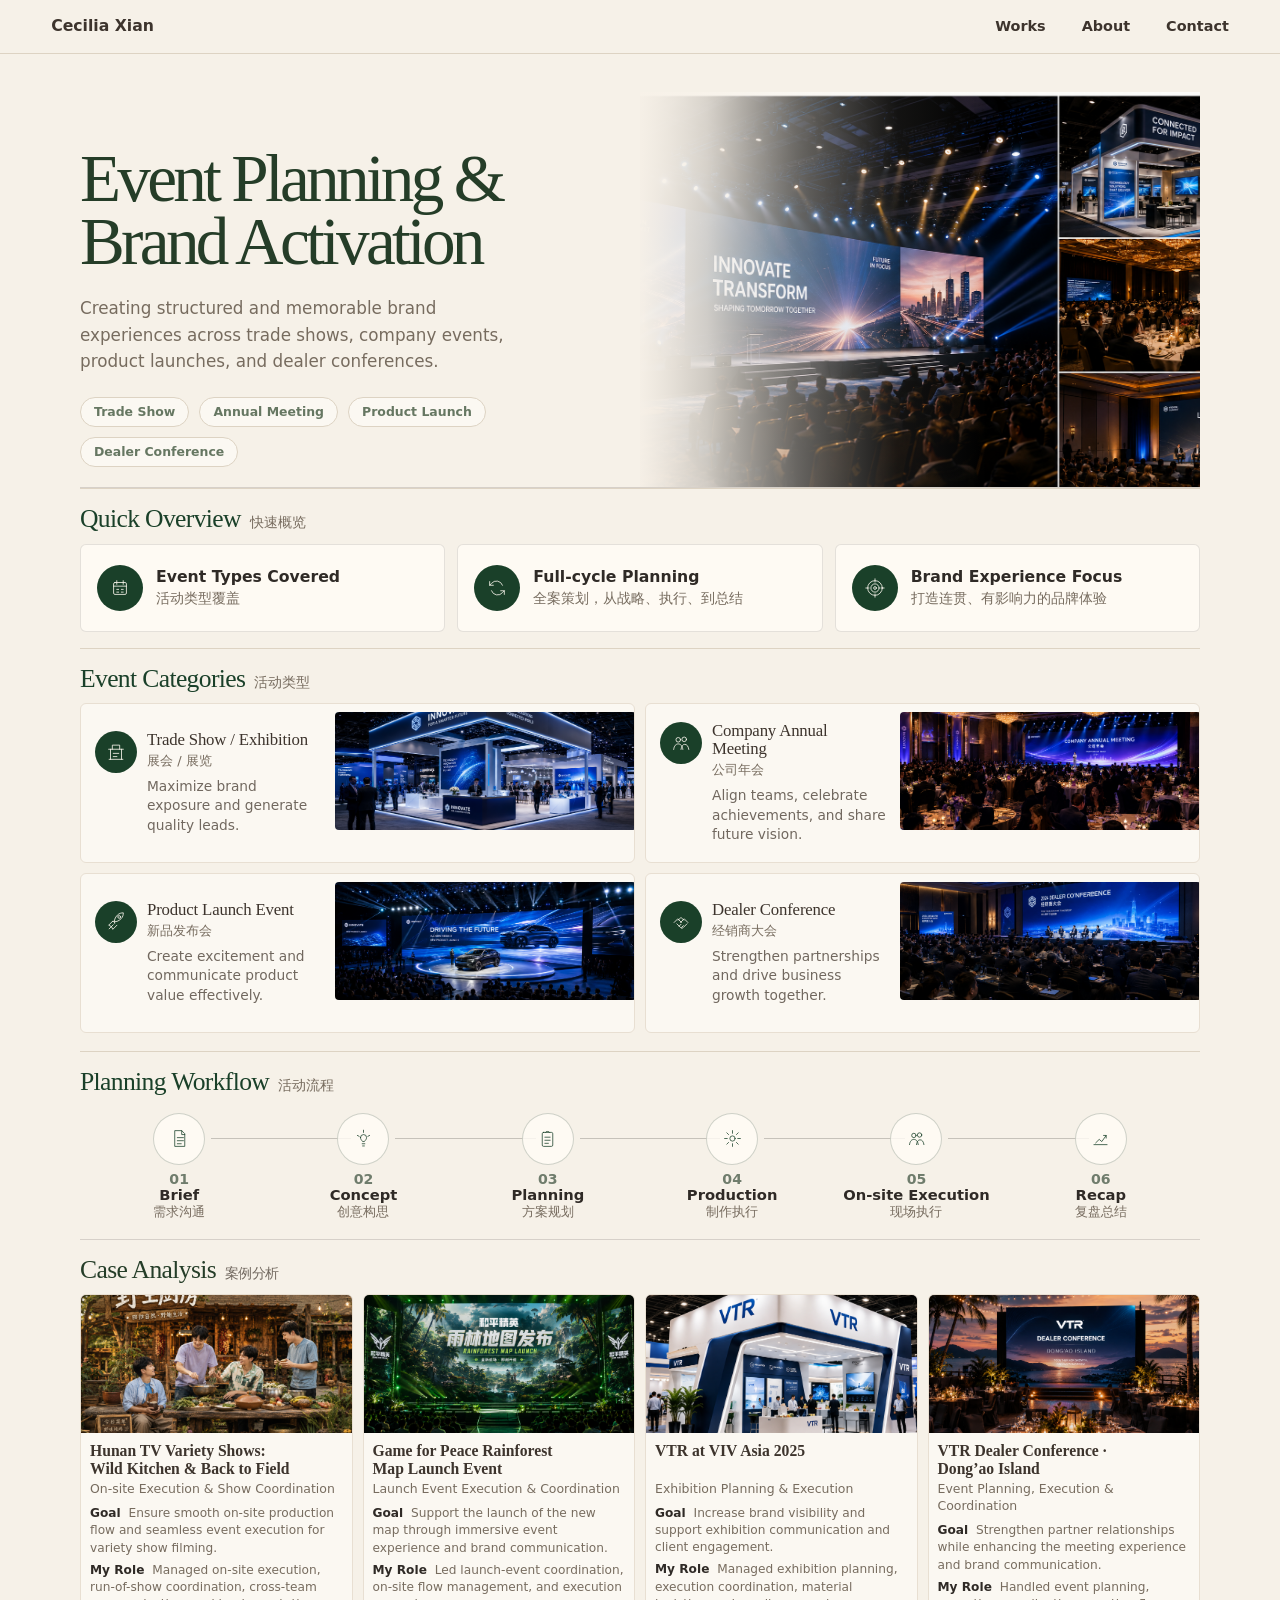
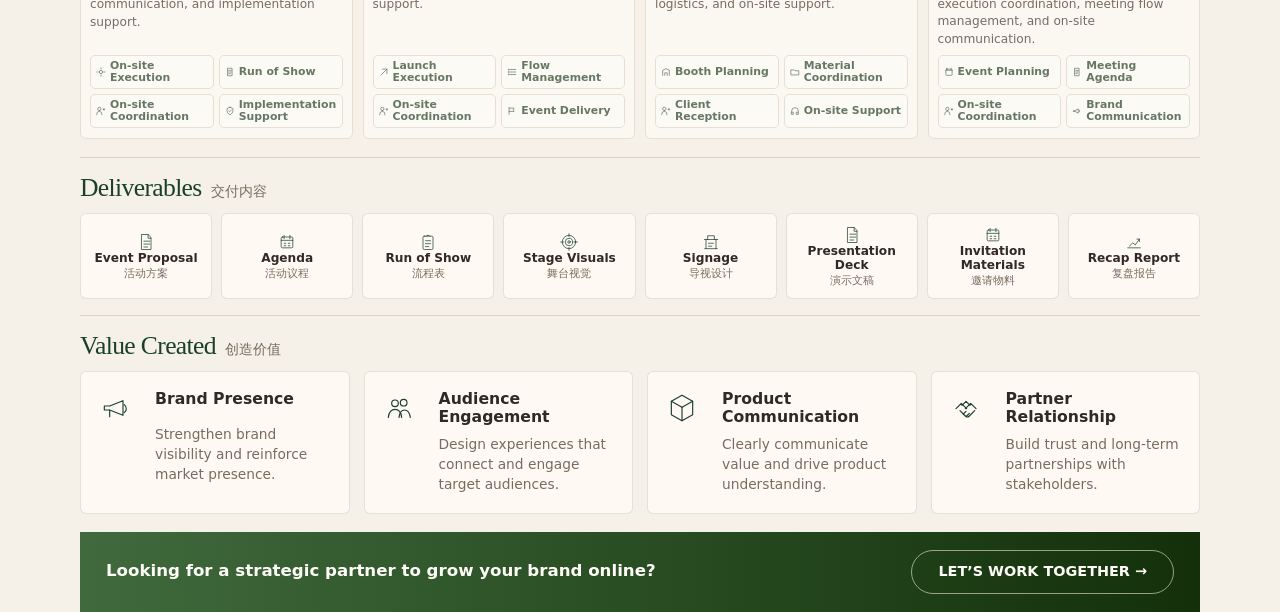
<file: event-planning.html>
<!DOCTYPE html>
<html lang="en">
<head>
  <meta charset="UTF-8" />
  <meta name="viewport" content="width=device-width, initial-scale=1.0" />
  <title>Event Planning & Brand Activation | Cecilia Xian</title>
  <link rel="stylesheet" href="event-planning.css" />
</head>

<body class="event-body event-planning-ref-layout">
  <header class="case-top-nav">
    <a href="index.html" class="case-brand">Cecilia Xian</a>

    <nav class="case-nav">
      <a href="index.html#works">Works</a>
      <a href="index.html#about">About</a>
      <a href="index.html#contact">Contact</a>
    </nav>
  </header>

  <main class="event-page">

    <!-- SVG Icons -->
    <svg class="icon-defs" xmlns="http://www.w3.org/2000/svg">
      <symbol id="icon-calendar" viewBox="0 0 48 48">
        <rect x="10" y="12" width="28" height="26" rx="3"></rect>
        <path d="M10 20h28"></path>
        <path d="M17 8v8"></path>
        <path d="M31 8v8"></path>
        <path d="M17 27h4"></path>
        <path d="M27 27h4"></path>
        <path d="M17 33h4"></path>
        <path d="M27 33h4"></path>
      </symbol>

      <symbol id="icon-refresh" viewBox="0 0 48 48">
        <path d="M36 18a14 14 0 0 0-24-4l-4 4"></path>
        <path d="M8 10v8h8"></path>
        <path d="M12 30a14 14 0 0 0 24 4l4-4"></path>
        <path d="M40 38v-8h-8"></path>
      </symbol>

      <symbol id="icon-target" viewBox="0 0 48 48">
        <circle cx="24" cy="24" r="16"></circle>
        <circle cx="24" cy="24" r="9"></circle>
        <circle cx="24" cy="24" r="3"></circle>
        <path d="M24 4v7"></path>
        <path d="M24 37v7"></path>
        <path d="M4 24h7"></path>
        <path d="M37 24h7"></path>
      </symbol>

      <symbol id="icon-booth" viewBox="0 0 48 48">
        <path d="M8 18h32"></path>
        <path d="M12 18v22"></path>
        <path d="M36 18v22"></path>
        <path d="M16 18V9h16v9"></path>
        <path d="M18 27h12"></path>
        <path d="M18 34h8"></path>
        <path d="M9 40h30"></path>
      </symbol>

      <symbol id="icon-people" viewBox="0 0 48 48">
        <circle cx="18" cy="17" r="5"></circle>
        <circle cx="31" cy="16" r="5"></circle>
        <path d="M8 38c1-8 5-12 10-12s9 4 10 12"></path>
        <path d="M24 38c1-7 4-11 8-11 5 0 8 4 9 11"></path>
      </symbol>

      <symbol id="icon-rocket" viewBox="0 0 48 48">
        <path d="M26 31l-9 9-3-6-6-3 9-9"></path>
        <path d="M18 30L9 39"></path>
        <path d="M21 27c-2-6 1-13 6-18 4-4 9-5 13-5 0 4-1 9-5 13-5 5-12 8-18 6"></path>
        <circle cx="31" cy="13" r="3"></circle>
      </symbol>

      <symbol id="icon-handshake" viewBox="0 0 48 48">
        <path d="M18 20l6-6 6 6"></path>
        <path d="M9 25l8-8 8 8"></path>
        <path d="M39 25l-8-8-8 8"></path>
        <path d="M15 28l8 8c2 2 4 2 6 0l8-8"></path>
        <path d="M20 33l4-4"></path>
        <path d="M25 36l4-4"></path>
      </symbol>

      <symbol id="icon-doc" viewBox="0 0 48 48">
        <path d="M14 6h15l7 7v29H14z"></path>
        <path d="M29 6v9h7"></path>
        <path d="M19 22h14"></path>
        <path d="M19 29h14"></path>
        <path d="M19 36h9"></path>
      </symbol>

      <symbol id="icon-lightbulb" viewBox="0 0 48 48">
        <path d="M17 22a7 7 0 1 1 14 0c0 4-3 6-5 9h-4c-2-3-5-5-5-9z"></path>
        <path d="M21 36h6"></path>
        <path d="M22 41h4"></path>
        <path d="M24 5v5"></path>
        <path d="M10 17l4 2"></path>
        <path d="M38 17l-4 2"></path>
      </symbol>

      <symbol id="icon-clipboard" viewBox="0 0 48 48">
        <rect x="12" y="10" width="24" height="32" rx="3"></rect>
        <path d="M19 10c1-3 9-3 10 0"></path>
        <path d="M18 21h12"></path>
        <path d="M18 28h12"></path>
        <path d="M18 35h8"></path>
      </symbol>

      <symbol id="icon-gear" viewBox="0 0 48 48">
        <circle cx="24" cy="24" r="6"></circle>
        <path d="M24 6v6"></path>
        <path d="M24 36v6"></path>
        <path d="M6 24h6"></path>
        <path d="M36 24h6"></path>
        <path d="M11 11l4 4"></path>
        <path d="M33 33l4 4"></path>
        <path d="M37 11l-4 4"></path>
        <path d="M15 33l-4 4"></path>
      </symbol>

      <symbol id="icon-chart" viewBox="0 0 48 48">
        <path d="M9 38h30"></path>
        <path d="M13 34l8-8 6 5 10-14"></path>
        <path d="M31 17h6v6"></path>
      </symbol>

      <symbol id="icon-megaphone" viewBox="0 0 48 48">
        <path d="M8 27h8l20 8V13l-20 8H8z"></path>
        <path d="M16 27v10"></path>
        <path d="M38 19c2 2 3 4 3 6s-1 4-3 6"></path>
      </symbol>

      <symbol id="icon-cube" viewBox="0 0 48 48">
        <path d="M24 5l16 9v20l-16 9-16-9V14z"></path>
        <path d="M8 14l16 9 16-9"></path>
        <path d="M24 23v20"></path>
      </symbol>
    </svg>

    <!-- Hero -->
    <section class="event-hero">
      <div class="event-hero-copy">
      <h1>
  <span>Event Planning &</span>
  <span>Brand Activation</span>
</h1>
        <p>
          Creating structured and memorable brand experiences across trade shows,
          company events, product launches, and dealer conferences.
        </p>

        <div class="event-tags">
          <span>Trade Show</span>
          <span>Annual Meeting</span>
          <span>Product Launch</span>
          <span>Dealer Conference</span>
        </div>
      </div>

      <div class="event-hero-gallery event-hero-single">
  <img src="./assets/event/event-hero-main.jpg" alt="Event Planning and Brand Activation hero image">
</div>
    </section>

    <!-- Quick Overview -->
    <section class="event-section compact-section">
      <div class="event-section-head">
        <h2>Quick Overview</h2>
        <p>快速概览</p>
      </div>

      <div class="overview-grid">
        <article class="overview-card">
          <div class="round-icon">
            <svg><use href="#icon-calendar"></use></svg>
          </div>
          <div class="overview-number"></div>
          <div>
            <h3>Event Types Covered</h3>
            <p>活动类型覆盖</p>
          </div>
        </article>

        <article class="overview-card">
          <div class="round-icon">
            <svg><use href="#icon-refresh"></use></svg>
          </div>
          <div>
            <h3>Full-cycle Planning</h3>
            <p>全案策划，从战略、执行、到总结</p>
          </div>
        </article>

        <article class="overview-card">
          <div class="round-icon">
            <svg><use href="#icon-target"></use></svg>
          </div>
          <div>
            <h3>Brand Experience Focus</h3>
            <p>打造连贯、有影响力的品牌体验</p>
          </div>
        </article>
      </div>
    </section>

    <!-- Event Categories -->
    <section class="event-section">
  <div class="event-section-head">
    <h2>Event Categories</h2>
    <p>活动类型</p>
  </div>

  <div class="event-category-grid">
    <article class="event-category-card">
      <div class="category-text">
        <div class="round-icon small">
          <svg><use href="#icon-booth"></use></svg>
        </div>

        <div>
          <h3>Trade Show / Exhibition</h3>
          <p>展会 / 展览</p>
          <span>Maximize brand exposure and generate quality leads.</span>
        </div>
      </div>

      <img src="./assets/event/trade-show.jpg" alt="Trade show exhibition">
    </article>

    <article class="event-category-card">
      <div class="category-text">
        <div class="round-icon small">
          <svg><use href="#icon-people"></use></svg>
        </div>

        <div>
          <h3>Company Annual Meeting</h3>
          <p>公司年会</p>
          <span>Align teams, celebrate achievements, and share future vision.</span>
        </div>
      </div>

      <img src="./assets/event/annual-meeting.jpg" alt="Company annual meeting">
    </article>

    <article class="event-category-card">
      <div class="category-text">
        <div class="round-icon small">
          <svg><use href="#icon-rocket"></use></svg>
        </div>

        <div>
          <h3>Product Launch Event</h3>
          <p>新品发布会</p>
          <span>Create excitement and communicate product value effectively.</span>
        </div>
      </div>

      <img src="./assets/event/product-launch.jpg" alt="Product launch event">
    </article>

    <article class="event-category-card">
      <div class="category-text">
        <div class="round-icon small">
          <svg><use href="#icon-handshake"></use></svg>
        </div>

        <div>
          <h3>Dealer Conference</h3>
          <p>经销商大会</p>
          <span>Strengthen partnerships and drive business growth together.</span>
        </div>
      </div>

      <img src="./assets/event/dealer-conference.jpg" alt="Dealer conference">
    </article>
  </div>
</section>

    <!-- Workflow -->
    <section class="event-section">
      <div class="event-section-head">
        <h2>Planning Workflow</h2>
        <p>活动流程</p>
      </div>

      <div class="event-workflow">
        <article>
          <div class="workflow-icon"><svg><use href="#icon-doc"></use></svg></div>
          <span>01</span>
          <h3>Brief</h3>
          <p>需求沟通</p>
        </article>

        <article>
          <div class="workflow-icon"><svg><use href="#icon-lightbulb"></use></svg></div>
          <span>02</span>
          <h3>Concept</h3>
          <p>创意构思</p>
        </article>

        <article>
          <div class="workflow-icon"><svg><use href="#icon-clipboard"></use></svg></div>
          <span>03</span>
          <h3>Planning</h3>
          <p>方案规划</p>
        </article>

        <article>
          <div class="workflow-icon"><svg><use href="#icon-gear"></use></svg></div>
          <span>04</span>
          <h3>Production</h3>
          <p>制作执行</p>
        </article>

        <article>
          <div class="workflow-icon"><svg><use href="#icon-people"></use></svg></div>
          <span>05</span>
          <h3>On-site Execution</h3>
          <p>现场执行</p>
        </article>

        <article>
          <div class="workflow-icon"><svg><use href="#icon-chart"></use></svg></div>
          <span>06</span>
          <h3>Recap</h3>
          <p>复盘总结</p>
        </article>
      </div>
    </section>

    <!-- Case Analysis -->
<section class="event-case-section">
  <div class="event-case-header">
    <div>
      <h2>
        Case Analysis
        <span>案例分析</span>
      </h2>
    </div>
  </div>

  <div class="event-case-grid">
    <!-- Case 01 -->
    <article class="event-case-card">
      <figure class="event-case-image">
        <img src="assets/event/event-case-wild-kitchen.jpg" alt="Hunan TV variety show event execution">
      </figure>

      <div class="event-case-content">
        <h3>Hunan TV Variety Shows:<br>Wild Kitchen &amp; Back to Field</h3>
        <p class="event-case-subtitle">On-site Execution &amp; Show Coordination</p>

        <div class="event-case-info">
          <p>
            <strong>Goal</strong>
            Ensure smooth on-site production flow and seamless event execution for variety show filming.
          </p>

          <p>
            <strong>My Role</strong>
            Managed on-site execution, run-of-show coordination, cross-team communication,
            and implementation support.
          </p>
        </div>

        <div class="event-case-tags">
          <span>
            <svg viewBox="0 0 24 24"><circle cx="12" cy="12" r="4"></circle><path d="M12 2v3M12 19v3M2 12h3M19 12h3"></path></svg>
            On-site Execution
          </span>
          <span>
            <svg viewBox="0 0 24 24"><path d="M7 3h10v18H7z"></path><path d="M9 8h6M9 12h6M9 16h4"></path></svg>
            Run of Show
          </span>
          <span>
            <svg viewBox="0 0 24 24"><path d="M8 11a4 4 0 1 0 0-8 4 4 0 0 0 0 8Z"></path><path d="M2 21v-2a6 6 0 0 1 12 0v2"></path><path d="M17 8h4M19 6v4"></path></svg>
            On-site Coordination
          </span>
          <span>
            <svg viewBox="0 0 24 24"><path d="M12 3 19 6v5c0 4.4-2.8 8.3-7 10-4.2-1.7-7-5.6-7-10V6l7-3Z"></path><path d="m9.5 12 1.7 1.7 3.8-4"></path></svg>
            Implementation Support
          </span>
        </div>
      </div>
    </article>

    <!-- Case 02 -->
    <article class="event-case-card">
      <figure class="event-case-image">
        <img src="assets/event/event-case-game-for-peace.jpg" alt="Game for Peace rainforest map launch event">
      </figure>

      <div class="event-case-content">
        <h3>Game for Peace Rainforest<br>Map Launch Event</h3>
        <p class="event-case-subtitle">Launch Event Execution &amp; Coordination</p>

        <div class="event-case-info">
          <p>
            <strong>Goal</strong>
            Support the launch of the new map through immersive event experience and brand communication.
          </p>

          <p>
            <strong>My Role</strong>
            Led launch-event coordination, on-site flow management, and execution support.
          </p>
        </div>

        <div class="event-case-tags">
          <span>
            <svg viewBox="0 0 24 24"><path d="M5 19 19 5"></path><path d="M8 5h11v11"></path></svg>
            Launch Execution
          </span>
          <span>
            <svg viewBox="0 0 24 24"><path d="M8 6h13M8 12h13M8 18h13"></path><circle cx="4" cy="6" r="1"></circle><circle cx="4" cy="12" r="1"></circle><circle cx="4" cy="18" r="1"></circle></svg>
            Flow Management
          </span>
          <span>
            <svg viewBox="0 0 24 24"><path d="M8 11a4 4 0 1 0 0-8 4 4 0 0 0 0 8Z"></path><path d="M2 21v-2a6 6 0 0 1 12 0v2"></path><path d="M17 8h4M19 6v4"></path></svg>
            On-site Coordination
          </span>
          <span>
            <svg viewBox="0 0 24 24"><path d="M5 4v16"></path><path d="M5 5h12l-2 4 2 4H5"></path></svg>
            Event Delivery
          </span>
        </div>
      </div>
    </article>

    <!-- Case 03 -->
    <article class="event-case-card">
      <figure class="event-case-image">
        <img src="assets/event/event-case-viv-asia.jpg" alt="VTR booth at VIV Asia 2025">
      </figure>

      <div class="event-case-content">
        <h3>VTR at VIV Asia 2025</h3>
        <p class="event-case-subtitle">Exhibition Planning &amp; Execution</p>

        <div class="event-case-info">
          <p>
            <strong>Goal</strong>
            Increase brand visibility and support exhibition communication and client engagement.
          </p>

          <p>
            <strong>My Role</strong>
            Managed exhibition planning, execution coordination, material logistics,
            and on-site support.
          </p>
        </div>

        <div class="event-case-tags">
          <span>
            <svg viewBox="0 0 24 24"><path d="M4 20V8l8-4 8 4v12"></path><path d="M9 20v-6h6v6"></path></svg>
            Booth Planning
          </span>
          <span>
            <svg viewBox="0 0 24 24"><path d="M3 7h7l2 2h9v10H3z"></path></svg>
            Material Coordination
          </span>
          <span>
            <svg viewBox="0 0 24 24"><path d="M8 11a4 4 0 1 0 0-8 4 4 0 0 0 0 8Z"></path><path d="M2 21v-2a6 6 0 0 1 12 0v2"></path><path d="M17 8h4M19 6v4"></path></svg>
            Client Reception
          </span>
          <span>
            <svg viewBox="0 0 24 24"><path d="M4 15v-3a8 8 0 0 1 16 0v3"></path><path d="M4 15h4v5H4zM16 15h4v5h-4z"></path></svg>
            On-site Support
          </span>
        </div>
      </div>
    </article>

    <!-- Case 04 -->
    <article class="event-case-card">
      <figure class="event-case-image">
        <img src="assets/event/event-case-dealer-conference.jpg" alt="VTR dealer conference on Dongao Island">
      </figure>

      <div class="event-case-content">
        <h3>VTR Dealer Conference ·<br>Dong’ao Island</h3>
        <p class="event-case-subtitle">Event Planning, Execution &amp; Coordination</p>

        <div class="event-case-info">
          <p>
            <strong>Goal</strong>
            Strengthen partner relationships while enhancing the meeting experience and brand communication.
          </p>

          <p>
            <strong>My Role</strong>
            Handled event planning, execution coordination, meeting flow management,
            and on-site communication.
          </p>
        </div>

        <div class="event-case-tags">
          <span>
            <svg viewBox="0 0 24 24"><path d="M7 3v3M17 3v3M4.5 8h15"></path><rect x="4.5" y="5" width="15" height="15" rx="2"></rect></svg>
            Event Planning
          </span>
          <span>
            <svg viewBox="0 0 24 24"><path d="M7 3h10v18H7z"></path><path d="M9 8h6M9 12h6M9 16h4"></path></svg>
            Meeting Agenda
          </span>
          <span>
            <svg viewBox="0 0 24 24"><path d="M8 11a4 4 0 1 0 0-8 4 4 0 0 0 0 8Z"></path><path d="M2 21v-2a6 6 0 0 1 12 0v2"></path><path d="M17 8h4M19 6v4"></path></svg>
            On-site Coordination
          </span>
          <span>
            <svg viewBox="0 0 24 24"><path d="M4 13h3l8 4V7l-8 4H4v2Z"></path><path d="M17 9.5c1 .8 1.5 1.6 1.5 2.5S18 13.7 17 14.5"></path></svg>
            Brand Communication
          </span>
        </div>
      </div>
    </article>
  </div>

  <div class="event-case-dots" aria-hidden="true">
    <span class="active"></span>
    <span></span>
    <span></span>
    <span></span>
  </div>
</section>

    <!-- Deliverables -->
    <section class="event-section compact-section">
      <div class="event-section-head">
        <h2>Deliverables</h2>
        <p>交付内容</p>
      </div>

      <div class="deliverable-grid">
        <article><svg><use href="#icon-doc"></use></svg><h3>Event Proposal</h3><p>活动方案</p></article>
        <article><svg><use href="#icon-calendar"></use></svg><h3>Agenda</h3><p>活动议程</p></article>
        <article><svg><use href="#icon-clipboard"></use></svg><h3>Run of Show</h3><p>流程表</p></article>
        <article><svg><use href="#icon-target"></use></svg><h3>Stage Visuals</h3><p>舞台视觉</p></article>
        <article><svg><use href="#icon-booth"></use></svg><h3>Signage</h3><p>导视设计</p></article>
        <article><svg><use href="#icon-doc"></use></svg><h3>Presentation Deck</h3><p>演示文稿</p></article>
        <article><svg><use href="#icon-calendar"></use></svg><h3>Invitation Materials</h3><p>邀请物料</p></article>
        <article><svg><use href="#icon-chart"></use></svg><h3>Recap Report</h3><p>复盘报告</p></article>
      </div>
    </section>

    <!-- Value Created -->
    <section class="event-section">
      <div class="event-section-head">
        <h2>Value Created</h2>
        <p>创造价值</p>
      </div>

      <div class="event-value-grid">
        <article>
          <svg><use href="#icon-megaphone"></use></svg>
          <h3>Brand Presence</h3>
          <p>Strengthen brand visibility and reinforce market presence.</p>
        </article>

        <article>
          <svg><use href="#icon-people"></use></svg>
          <h3>Audience Engagement</h3>
          <p>Design experiences that connect and engage target audiences.</p>
        </article>

        <article>
          <svg><use href="#icon-cube"></use></svg>
          <h3>Product Communication</h3>
          <p>Clearly communicate value and drive product understanding.</p>
        </article>

        <article>
          <svg><use href="#icon-handshake"></use></svg>
          <h3>Partner Relationship</h3>
          <p>Build trust and long-term partnerships with stakeholders.</p>
        </article>
      </div>
    </section>

 <section class="event-cta">
  <p>Looking for a strategic partner to grow your brand online?</p>
  <a href="index.html#contact">Let’s Work Together →</a>
</section>
  </main>
</body>
</html>
</file>
<file: styles.css>
:root {
  --paper: #f7f1e8;
  --ink: #2f2a26;
  --muted: #71685f;
  --line: rgba(47, 42, 38, 0.16);
  --clay: #a85f46;
  --honey: #d7a85c;
  --sage: #6f7c6c;
  --cream: rgba(255, 252, 246, 0.78);
  --shadow: 0 22px 70px rgba(47, 42, 38, 0.14);
}

* {
  box-sizing: border-box;
}

html {
  scroll-behavior: smooth;
}

body {
  margin: 0;
  background: var(--paper);
  color: var(--ink);
  font-family:
    Inter, ui-sans-serif, system-ui, -apple-system, BlinkMacSystemFont,
    "Segoe UI", sans-serif;
  line-height: 1.6;
}

a {
  color: inherit;
  text-decoration: none;
}

.site-header {
  position: fixed;
  z-index: 10;
  top: 0;
  left: 0;
  right: 0;
  display: flex;
  align-items: center;
  justify-content: space-between;
  padding: 18px clamp(20px, 4vw, 56px);
  color: #fffaf2;
  mix-blend-mode: difference;
}

.brand {
  font-size: 1rem;
  font-weight: 700;
}

.nav {
  display: flex;
  gap: clamp(14px, 2.5vw, 28px);
  font-size: 0.92rem;
}

.nav a {
  opacity: 0.86;
}

.nav a:hover {
  opacity: 1;
}

.hero {
  position: relative;
  min-height: 92vh;
  display: grid;
  align-items: end;
  overflow: hidden;
  padding: 120px clamp(20px, 6vw, 84px) 12vh;
}

.hero-image,
.hero-overlay {
  position: absolute;
  inset: 0;
}

.hero-image {
  width: 100%;
  height: 100%;
  object-fit: cover;
}

.hero-overlay {
  background:
    linear-gradient(90deg, rgba(36, 28, 22, 0.58), rgba(36, 28, 22, 0.16) 52%, rgba(36, 28, 22, 0.05)),
    linear-gradient(0deg, rgba(32, 24, 20, 0.42), rgba(32, 24, 20, 0));
}

.hero-content {
  position: relative;
  z-index: 1;
  max-width: 780px;
  color: #fff8ed;
}

.eyebrow,
.section-kicker,
.project-type {
  margin: 0 0 12px;
  color: var(--clay);
  font-size: 0.76rem;
  font-weight: 700;
  letter-spacing: 0;
  text-transform: uppercase;
}

.hero .eyebrow {
  color: #f0c982;
}

h1,
h2,
h3,
p {
  margin-top: 0;
}

h1 {
  margin-bottom: 18px;
  font-family: Georgia, "Times New Roman", serif;
  font-size: clamp(4.6rem, 15vw, 12rem);
  line-height: 0.88;
  font-weight: 500;
}

h2 {
  margin-bottom: 0;
  font-family: Georgia, "Times New Roman", serif;
  font-size: clamp(2rem, 5vw, 4.4rem);
  line-height: 1;
  font-weight: 500;
}

h3 {
  margin-bottom: 14px;
  font-size: clamp(1.15rem, 2vw, 1.45rem);
  line-height: 1.2;
}

.hero-lead {
  max-width: 520px;
  margin-bottom: 30px;
  color: rgba(255, 248, 237, 0.9);
  font-size: clamp(1.05rem, 2vw, 1.35rem);
}

.hero-actions {
  display: flex;
  flex-wrap: wrap;
  gap: 12px;
}

.button,
.filter-button {
  min-height: 42px;
  border: 1px solid transparent;
  border-radius: 8px;
  padding: 10px 16px;
  font: inherit;
  font-weight: 700;
  cursor: pointer;
}

.button.primary {
  background: #fff8ed;
  color: var(--ink);
}

.button.secondary {
  border-color: rgba(255, 248, 237, 0.52);
  color: #fff8ed;
}

.section {
  width: min(1120px, calc(100% - 40px));
  margin: 0 auto;
  padding: clamp(70px, 11vw, 130px) 0;
}

.intro {
  display: grid;
  grid-template-columns: minmax(220px, 0.9fr) minmax(260px, 1.1fr);
  gap: clamp(28px, 6vw, 90px);
  border-bottom: 1px solid var(--line);
}

.intro > p,
.about-layout > p {
  margin-bottom: 0;
  color: var(--muted);
  font-size: clamp(1.05rem, 2vw, 1.28rem);
}

.section-heading {
  display: flex;
  align-items: end;
  justify-content: space-between;
  gap: 24px;
  margin-bottom: 28px;
}

.filters {
  display: flex;
  flex-wrap: wrap;
  gap: 8px;
  margin-bottom: 22px;
}

.filter-button {
  background: transparent;
  border-color: var(--line);
  color: var(--muted);
}

.filter-button.active,
.filter-button:hover {
  background: var(--ink);
  color: var(--paper);
}

.project-grid {
  display: grid;
  grid-template-columns: repeat(3, minmax(0, 1fr));
  gap: 16px;
}

.project-card {
  min-height: 300px;
  display: flex;
  flex-direction: column;
  justify-content: space-between;
  border: 1px solid var(--line);
  border-radius: 8px;
  padding: clamp(22px, 3vw, 30px);
  background: var(--cream);
  box-shadow: var(--shadow);
}

.project-card p:not(.project-type) {
  color: var(--muted);
}

.project-card a {
  width: fit-content;
  border-bottom: 1px solid currentColor;
  color: var(--clay);
  font-weight: 700;
}

.project-card.is-hidden {
  display: none;
}

.about {
  border-top: 1px solid var(--line);
  border-bottom: 1px solid var(--line);
}

.about-layout {
  display: grid;
  grid-template-columns: minmax(260px, 1fr) minmax(260px, 0.8fr);
  gap: clamp(28px, 7vw, 90px);
}

.facts {
  display: grid;
  gap: 12px;
  margin: 0;
  padding: 0;
  list-style: none;
}

.facts li {
  display: flex;
  align-items: baseline;
  justify-content: space-between;
  gap: 18px;
  border-bottom: 1px solid var(--line);
  padding: 0 0 14px;
}

.facts span {
  color: var(--muted);
}

.facts strong {
  text-align: right;
}

.contact {
  display: flex;
  align-items: end;
  justify-content: space-between;
  gap: 28px;
}

.contact-link {
  color: var(--sage);
  font-size: clamp(1.3rem, 4vw, 3.5rem);
  font-family: Georgia, "Times New Roman", serif;
  line-height: 1;
  overflow-wrap: anywhere;
}

.footer {
  display: flex;
  align-items: center;
  justify-content: space-between;
  gap: 16px;
  border-top: 1px solid var(--line);
  padding: 24px clamp(20px, 4vw, 56px);
  color: var(--muted);
}

@media (max-width: 760px) {
  .site-header {
    padding: 14px 20px;
  }

  .hero {
    min-height: 88vh;
    padding: 100px 20px 76px;
  }

  .intro,
  .about-layout,
  .contact {
    grid-template-columns: 1fr;
    display: grid;
  }

  .section-heading {
    display: block;
  }

  .project-grid {
    grid-template-columns: 1fr;
  }

  .project-card {
    min-height: 250px;
  }

  .facts li {
    display: grid;
    gap: 4px;
  }

  .facts strong {
    text-align: left;
  }

  .footer {
    align-items: flex-start;
    flex-direction: column;
  }
}

/* Intro 左右图文布局 */
.about-layout {
  display: grid;
  grid-template-columns: 1fr 0.6fr;
  gap: 5rem;
  align-items: center;
}

.intro-photo img {
  width: 100%;
  object-fit: contain;
  background: transparent;
}

@media (max-width: 768px) {
  .about-layout {
    grid-template-columns: 1fr;
  }
  .intro-photo {
    order: -1;
    margin-top: 2rem;
  }
}
/* Portfolio hero like reference image */
.portfolio-hero {
  min-height: 100vh;
  display: grid;
  grid-template-columns: 1.15fr 0.85fr;
  align-items: center;
  padding: 56px clamp(32px, 7vw, 96px);
  background: var(--paper);
  overflow: hidden;
}

.hero-text {
  position: relative;
  z-index: 2;
}

.hero-name {
  margin-bottom: 56px;
  text-align: center;
  font-size: 0.9rem;
  font-weight: 700;
  color: #182020;
}

.portfolio-hero h1 {
  margin: 0;
  max-width: 760px;
  font-family: Inter, Arial, Helvetica, sans-serif;
  font-size: clamp(2.8rem, 5.3vw, 5.8rem);
  line-height: 1.05;
  font-weight: 800;
  letter-spacing: -0.06em;
  color: #172021;
}

.hero-portrait {
  align-self: stretch;
  display: flex;
  align-items: flex-end;
  justify-content: flex-end;
}

.hero-portrait img {
  width: min(42vw, 520px);
  max-height: 92vh;
  object-fit: contain;
  object-position: bottom right;
  filter: none;
  opacity: 1;
}

@media (max-width: 768px) {
  .portfolio-hero {
    grid-template-columns: 1fr;
    padding: 96px 24px 40px;
  }

  .hero-name {
    text-align: left;
    margin-bottom: 32px;
  }

  .portfolio-hero h1 {
    font-size: clamp(2.6rem, 12vw, 4.2rem);
  }

  .hero-portrait {
    margin-top: 32px;
    justify-content: center;
  }

  .hero-portrait img {
    width: min(78vw, 360px);
    max-height: 50vh;
  }
}
/* Case study pages */
.portfolio-sub-header {
  position: sticky;
  top: 0;
  color: var(--ink);
  mix-blend-mode: normal;
  background: rgba(247, 241, 232, 0.88);
  backdrop-filter: blur(14px);
  border-bottom: 1px solid var(--line);
}

.case-page {
  background: var(--paper);
  color: var(--ink);
}

.case-hero {
  min-height: 68vh;
  display: grid;
  align-items: center;
  padding: 120px clamp(24px, 7vw, 96px) 80px;
  border-bottom: 1px solid var(--line);
}

.case-hero h1 {
  max-width: 900px;
  margin: 0 0 24px;
  font-family: Inter, Arial, Helvetica, sans-serif;
  font-size: clamp(3rem, 7vw, 6.8rem);
  line-height: 0.95;
  font-weight: 850;
  letter-spacing: -0.06em;
}

.case-lead {
  max-width: 680px;
  color: var(--muted);
  font-size: clamp(1.05rem, 2vw, 1.35rem);
}

.case-number {
  margin: 0 0 10px;
  color: var(--sage);
  font-size: 1.5rem;
  font-weight: 800;
}

.case-section {
  width: min(1180px, calc(100% - 40px));
  margin: 0 auto;
  padding: clamp(56px, 8vw, 96px) 0;
  border-bottom: 1px solid var(--line);
}

.case-section-title {
  display: grid;
  grid-template-columns: 90px 1fr;
  align-items: start;
  gap: 24px;
  margin-bottom: 32px;
}

.case-section-title h2 {
  font-family: Inter, Arial, Helvetica, sans-serif;
  font-size: clamp(2rem, 4vw, 4rem);
  font-weight: 850;
  letter-spacing: -0.05em;
}

.expertise-grid,
.case-card-grid {
  display: grid;
  grid-template-columns: repeat(4, 1fr);
  gap: 16px;
}

.expertise-card,
.case-card {
  min-height: 220px;
  padding: 24px;
  border: 1px solid var(--line);
  border-radius: 14px;
  background: var(--cream);
  box-shadow: var(--shadow);
}

.expertise-card span {
  display: inline-block;
  margin-bottom: 26px;
  color: var(--sage);
  font-weight: 800;
}

.expertise-card p,
.case-card p {
  color: var(--muted);
}

.platform-grid {
  display: grid;
  grid-template-columns: repeat(6, 1fr);
  gap: 14px;
}

.platform-card {
  min-height: 110px;
  display: grid;
  place-items: center;
  border: 1px solid var(--line);
  border-radius: 14px;
  background: #fffaf2;
  font-weight: 800;
}

@media (max-width: 900px) {
  .expertise-grid,
  .case-card-grid,
  .platform-grid {
    grid-template-columns: repeat(2, 1fr);
  }

  .case-section-title {
    grid-template-columns: 1fr;
  }
}

@media (max-width: 560px) {
  .expertise-grid,
  .case-card-grid,
  .platform-grid {
    grid-template-columns: 1fr;
  }

  .case-hero {
    padding-top: 100px;
  }
}
/* ================================
   Social Media Management Case Page
================================ */

.case-body {
  margin: 0;
  background: var(--paper);
  color: var(--ink);
}

.case-top-nav {
  position: fixed;
  z-index: 20;
  top: 0;
  left: 0;
  right: 0;
  height: 58px;
  display: flex;
  align-items: center;
  justify-content: space-between;
  padding: 0 clamp(24px, 5vw, 56px);
  background: rgba(247, 241, 232, 0.9);
  backdrop-filter: blur(14px);
  border-bottom: 1px solid var(--line);
}

.case-brand {
  font-weight: 800;
}

.case-nav {
  display: flex;
  gap: clamp(18px, 3vw, 34px);
  font-weight: 700;
  font-size: 0.92rem;
}

.sm-case-page {
  width: min(1280px, 100%);
  margin: 0 auto;
  padding-top: 58px;
  background:
    radial-gradient(circle at 20% 0%, rgba(255, 255, 255, 0.9), transparent 28%),
    radial-gradient(circle at 80% 10%, rgba(215, 168, 92, 0.12), transparent 30%),
    var(--paper);
}

.sm-hero {
  min-height: 340px;
  display: grid;
  grid-template-columns: 0.9fr 1.1fr;
  align-items: center;
  gap: 32px;
  padding: clamp(32px, 5vw, 64px) clamp(28px, 6vw, 72px) 32px;
  border-bottom: 1px solid var(--line);
  overflow: hidden;
}

.sm-label {
  width: fit-content;
  margin: 0 0 14px;
  padding: 5px 14px;
  border: 1px solid rgba(111, 124, 108, 0.35);
  border-radius: 999px;
  color: var(--sage);
  font-size: 0.78rem;
  font-weight: 800;
}

.sm-hero h1 {
  margin: 0 0 18px;
  max-width: 520px;
  font-family: Georgia, "Times New Roman", serif;
  color: #253d28;
  font-size: clamp(3.4rem, 6vw, 6rem);
  line-height: 0.92;
  font-weight: 500;
  letter-spacing: -0.06em;
}

.sm-hero-text {
  max-width: 560px;
  color: var(--muted);
  font-size: 0.98rem;
  line-height: 1.55;
}

.sm-tags {
  display: flex;
  flex-wrap: wrap;
  gap: 10px;
  margin-top: 18px;
}

.sm-tags span {
  min-width: 120px;
  padding: 7px 16px;
  border-radius: 999px;
  background: rgba(111, 124, 108, 0.78);
  color: #fffaf2;
  text-align: center;
  font-size: 0.78rem;
  font-weight: 800;
}

.sm-hero-visual {
  position: relative;
  min-height: 300px;
  border-radius: 18px;
  overflow: hidden;
}

.sm-hero-visual img {
  width: 100%;
  height: 100%;
  min-height: 300px;
  display: block;
  object-fit: cover;
  object-position: center;
  border-radius: 18px;
  box-shadow: 0 24px 70px rgba(47, 42, 38, 0.16);
}

.mockup {
  border: 8px solid #2f2a26;
  background: #f8faf4;
  box-shadow: 0 28px 70px rgba(47, 42, 38, 0.18);
}

.mockup.laptop {
  position: absolute;
  right: 60px;
  top: 20px;
  width: min(560px, 72%);
  height: 260px;
  border-radius: 18px;
  padding: 18px;
}

.mockup.phone {
  position: absolute;
  right: 0;
  bottom: 8px;
  width: 118px;
  height: 230px;
  border-radius: 28px;
  padding: 18px 12px;
}

.mockup-top {
  height: 28px;
  margin-bottom: 16px;
  border-radius: 8px;
  background: #e6eadb;
}

.mockup-grid,
.phone-grid {
  display: grid;
  gap: 10px;
}

.mockup-grid {
  grid-template-columns: repeat(3, 1fr);
}

.phone-grid {
  grid-template-columns: repeat(2, 1fr);
}

.mockup-grid span,
.phone-grid span {
  min-height: 54px;
  border-radius: 10px;
  background:
    linear-gradient(135deg, rgba(111, 124, 108, 0.92), rgba(215, 168, 92, 0.4)),
    #dfe5d5;
}

.sm-row {
  display: grid;
  grid-template-columns: 80px 170px 1fr;
  gap: 24px;
  padding: 24px clamp(28px, 6vw, 72px);
  border-bottom: 1px solid var(--line);
}

.sm-number {
  font-family: Georgia, "Times New Roman", serif;
  color: #6f7c6c;
  font-size: clamp(2.6rem, 4vw, 4.6rem);
  line-height: 1;
}

.sm-section-title h2 {
  margin: 8px 0 4px;
  font-family: Inter, Arial, Helvetica, sans-serif;
  font-size: 0.9rem;
  line-height: 1.1;
  font-weight: 850;
  letter-spacing: -0.02em;
  text-transform: uppercase;
}

.sm-section-title p {
  margin: 0;
  color: var(--muted);
  font-size: 0.78rem;
}

.snapshot-grid {
  display: grid;
  grid-template-columns: repeat(3, 1fr);
  gap: 14px;
}

.snapshot-card {
  min-height: 120px;
  display: grid;
  grid-template-columns: 44px 1fr;
  gap: 16px;
  padding: 20px;
  border: 1px solid var(--line);
  border-radius: 10px;
  background: rgba(255, 252, 246, 0.8);
}

.snapshot-icon {
  width: 34px;
  height: 34px;
  display: grid;
  place-items: center;
  border: 1px solid rgba(111, 124, 108, 0.4);
  border-radius: 8px;
  color: var(--sage);
  font-weight: 900;
}

.snapshot-card h3 {
  margin: 0 0 6px;
  font-size: 0.95rem;
}

.snapshot-card p {
  margin: 0;
  color: var(--muted);
  font-size: 0.86rem;
  line-height: 1.45;
}

.challenge-text {
  max-width: 960px;
  color: var(--muted);
  font-size: 1rem;
  line-height: 1.65;
}

.approach-flow {
  display: grid;
  grid-template-columns: 1fr 32px 1fr 32px 1fr 32px 1fr 32px 1fr 32px 1fr;
  align-items: center;
  gap: 8px;
}

.approach-step {
  text-align: center;
}

.approach-icon {
  width: 58px;
  height: 58px;
  display: grid;
  place-items: center;
  margin: 0 auto 10px;
  border-radius: 999px;
  background: #ede5d7;
  color: #253d28;
  font-size: 1.4rem;
}

.approach-step h3 {
  margin: 0 0 4px;
  color: var(--sage);
  font-size: 0.8rem;
}

.approach-step p {
  margin: 0;
  color: var(--ink);
  font-size: 0.8rem;
  line-height: 1.35;
}

.approach-step span {
  color: var(--muted);
  font-size: 0.72rem;
}

.flow-line {
  height: 1px;
  border-top: 1px dashed rgba(47, 42, 38, 0.35);
}

.platform-system-grid {
  display: grid;
  grid-template-columns: repeat(3, 1fr);
  gap: 14px;
}

.system-card {
  min-height: 170px;
  padding: 22px;
  border-radius: 10px;
  background: rgba(111, 124, 108, 0.1);
  text-align: center;
}

.system-card h3 {
  margin: 0 0 4px;
  font-size: 1.05rem;
}

.system-card > p {
  margin: 0 0 12px;
  color: var(--muted);
  font-size: 0.84rem;
}

.platform-icons {
  display: flex;
  justify-content: center;
  gap: 10px;
  margin: 16px 0;
}

.platform-icons span {
  width: 34px;
  height: 34px;
  display: grid;
  place-items: center;
  border-radius: 999px;
  background: #fffaf2;
  color: #253d28;
  font-weight: 900;
  box-shadow: 0 8px 22px rgba(47, 42, 38, 0.08);
}

.content-pillar-grid {
  display: grid;
  grid-template-columns: repeat(2, 1fr);
  gap: 12px;
}

.pillar-card {
  display: grid;
  grid-template-columns: 58px 1fr;
  gap: 16px;
  min-height: 120px;
  padding: 20px;
  border-radius: 10px;
  background: rgba(255, 252, 246, 0.82);
  border: 1px solid rgba(47, 42, 38, 0.08);
}

.pillar-icon {
  width: 50px;
  height: 50px;
  display: grid;
  place-items: center;
  border-radius: 999px;
  background: rgba(111, 124, 108, 0.13);
  color: #253d28;
  font-size: 1.4rem;
}

.pillar-card h3 {
  margin: 0 0 6px;
  font-size: 1rem;
}

.pillar-card p {
  margin: 0;
  color: var(--muted);
  font-size: 0.86rem;
  line-height: 1.48;
}

.execution-layout {
  display: grid;
  grid-template-columns: 0.9fr 1.4fr;
  gap: 18px;
}

.execution-visuals {
  display: grid;
  grid-template-columns: 1fr 1fr;
  gap: 12px;
}

.visual-card {
  min-height: 140px;
  display: grid;
  place-items: center;
  padding: 18px;
  border-radius: 10px;
  background:
    linear-gradient(135deg, rgba(111, 124, 108, 0.16), rgba(215, 168, 92, 0.14)),
    #fffaf2;
  color: #253d28;
  text-align: center;
  font-weight: 850;
}

.large-visual {
  grid-column: span 2;
  min-height: 220px;
  font-size: 1.3rem;
}

.execution-list {
  display: grid;
  gap: 12px;
}

.execution-item {
  display: grid;
  grid-template-columns: 1.2fr 0.8fr;
  gap: 16px;
  padding: 18px;
  border-radius: 10px;
  background: rgba(255, 252, 246, 0.82);
  border: 1px solid rgba(47, 42, 38, 0.08);
}

.execution-item h3 {
  margin: 0 0 8px;
  font-size: 1rem;
}

.execution-item p {
  margin: 0;
  color: var(--muted);
  font-size: 0.86rem;
  line-height: 1.5;
}

.deliverables {
  display: flex;
  flex-wrap: wrap;
  align-content: start;
  gap: 8px;
}

.deliverables span {
  padding: 7px 10px;
  border-radius: 6px;
  background: rgba(111, 124, 108, 0.12);
  color: #253d28;
  font-size: 0.72rem;
  font-weight: 800;
}

.value-grid {
  display: grid;
  grid-template-columns: repeat(4, 1fr);
  gap: 14px;
}

.value-card {
  min-height: 130px;
  padding: 20px;
  border-radius: 10px;
  background: rgba(255, 252, 246, 0.82);
  text-align: center;
}

.value-card div {
  width: 48px;
  height: 48px;
  display: grid;
  place-items: center;
  margin: 0 auto 12px;
  border-radius: 999px;
  background: rgba(111, 124, 108, 0.12);
  color: #253d28;
  font-size: 1.4rem;
}

.value-card h3 {
  margin: 0 0 8px;
  font-size: 0.95rem;
}

.value-card p {
  margin: 0;
  color: var(--muted);
  font-size: 0.82rem;
  line-height: 1.4;
}

.sm-footer {
  width: min(1180px, calc(100% - 56px));
  margin: 24px auto 36px;
  display: flex;
  align-items: center;
  justify-content: space-between;
  gap: 18px;
  padding: 18px 24px;
  border-radius: 8px;
  background: #253d28;
  color: #fffaf2;
}

.sm-footer p {
  margin: 0;
  font-weight: 700;
}

.sm-footer a {
  padding: 10px 18px;
  border: 1px solid rgba(255, 250, 242, 0.5);
  border-radius: 999px;
  font-weight: 800;
}

@media (max-width: 980px) {
  .sm-hero {
    grid-template-columns: 1fr;
  }

  .sm-hero-visual {
    min-height: 320px;
  }

  .sm-row {
    grid-template-columns: 1fr;
  }

  .snapshot-grid,
  .platform-system-grid,
  .value-grid {
    grid-template-columns: repeat(2, 1fr);
  }

  .approach-flow {
    grid-template-columns: repeat(2, 1fr);
  }

  .flow-line {
    display: none;
  }

  .execution-layout,
  .execution-item {
    grid-template-columns: 1fr;
  }
}

@media (max-width: 640px) {
  .case-top-nav {
    height: auto;
    padding: 14px 20px;
  }

  .case-nav {
    gap: 14px;
    font-size: 0.82rem;
  }

  .sm-case-page {
    padding-top: 62px;
  }

  .sm-hero {
    padding: 40px 22px 30px;
  }

  .sm-hero h1 {
    font-size: 3.2rem;
  }

  .mockup.laptop {
    position: relative;
    right: auto;
    top: auto;
    width: 100%;
  }

  .mockup.phone {
    display: none;
  }

  .snapshot-grid,
  .platform-system-grid,
  .content-pillar-grid,
  .value-grid {
    grid-template-columns: 1fr;
  }

  .sm-row {
    padding: 28px 22px;
  }

  .sm-footer {
    flex-direction: column;
    align-items: flex-start;
  }
}
/* Better platform icons */
.platform-icons {
  display: flex;
  justify-content: center;
  gap: 12px;
  margin: 18px 0;
}

.platform-icons span {
  width: 38px;
  height: 38px;
  display: grid;
  place-items: center;
  border-radius: 50%;
  color: #fff;
  font-size: 0.92rem;
  font-weight: 900;
  line-height: 1;
  box-shadow: 0 8px 22px rgba(47, 42, 38, 0.12);
}

.icon-facebook {
  background: #1877f2;
}

.icon-instagram {
  background: linear-gradient(135deg, #f58529, #dd2a7b, #8134af, #515bd4);
}

.icon-linkedin {
  background: #0a66c2;
}

.icon-tiktok {
  background: #111111;
}

.icon-google {
  background: conic-gradient(
    from 45deg,
    #4285f4,
    #34a853,
    #fbbc05,
    #ea4335,
    #4285f4
  );
}

.icon-yelp {
  background: #d32323;
}

.icon-google-ads {
  background: linear-gradient(135deg, #4285f4, #34a853, #fbbc05);
}

.icon-meta {
  background: #0866ff;
}
/* Better process icons */
.approach-icon {
  width: 58px;
  height: 58px;
  display: grid;
  place-items: center;
  margin: 0 auto 10px;
  border-radius: 50%;
  background: #eee8dc;
  color: #2f4a34;
  font-size: 1.45rem;
  border: 1px solid rgba(111, 124, 108, 0.18);
  box-shadow: inset 0 1px 0 rgba(255, 255, 255, 0.7);
}

.approach-step h3 {
  color: #6f7c6c;
  font-weight: 900;
}

.flow-line {
  height: 1px;
  border-top: 1px dashed rgba(47, 42, 38, 0.35);
}
/* Real logo style for platform system */
.logo-row {
  display: flex;
  justify-content: center;
  align-items: center;
  gap: 14px;
  margin: 18px 0 20px;
}

.logo-circle {
  width: 38px;
  height: 38px;
  display: grid;
  place-items: center;
  border-radius: 50%;
  background: #fffaf2;
  box-shadow: 0 8px 22px rgba(47, 42, 38, 0.12);
}

.logo-circle img {
  width: 22px;
  height: 22px;
  display: block;
  object-fit: contain;
}
.logo-linkedin-text {
  background: #0a66c2;
  color: #ffffff;
  font-size: 1rem;
  font-weight: 900;
  font-family: Arial, Helvetica, sans-serif;
  letter-spacing: -0.04em;
}
/* Snapshot section adjustment */
.snapshot-grid {
  grid-template-columns: repeat(2, minmax(0, 1fr));
}

.snapshot-platform-card {
  align-items: flex-start;
}

.snapshot-logo-row {
  display: flex;
  align-items: center;
  gap: 9px;
  margin-top: 10px;
}

.snapshot-logo-row .logo-circle {
  width: 28px;
  height: 28px;
  box-shadow: none;
}

.snapshot-logo-row .logo-circle img {
  width: 17px;
  height: 17px;
}

.snapshot-logo-row .logo-linkedin-text {
  font-size: 0.78rem;
}

.snapshot-card {
  min-height: 110px;
}
/* Content Pillars icons - match reference style */
.pillar-icon {
  width: 54px;
  height: 54px;
  display: grid;
  place-items: center;
  border-radius: 0;
  background: transparent;
  color: #28452f;
  flex-shrink: 0;
}

.pillar-icon svg {
  width: 42px;
  height: 42px;
  display: block;
  fill: none;
  stroke: #28452f;
  stroke-width: 1.7;
  stroke-linecap: round;
  stroke-linejoin: round;
}

.pillar-icon svg .filled-green {
  fill: #28452f;
  stroke: #28452f;
}

.pillar-icon svg .white-mark {
  fill: #fffaf2;
  stroke: #fffaf2;
}

.pillar-card {
  grid-template-columns: 62px 1fr;
  align-items: center;
  gap: 18px;
  background: rgba(255, 252, 246, 0.78);
}
/* Fix Content Pillars layout */
.content-pillar-grid {
  display: grid;
  grid-template-columns: repeat(2, minmax(0, 1fr));
  gap: 12px;
}

.pillar-card {
  display: grid;
  grid-template-columns: 58px 1fr;
  align-items: center;
  gap: 18px;
  min-height: 112px;
  padding: 18px 22px;
  border-radius: 10px;
  background: rgba(255, 252, 246, 0.82);
  border: 1px solid rgba(47, 42, 38, 0.08);
}

.pillar-icon {
  width: 52px;
  height: 52px;
  display: grid;
  place-items: center;
  background: transparent;
  color: #28452f;
  flex-shrink: 0;
}

.pillar-icon svg {
  width: 42px;
  height: 42px;
  display: block;
  fill: none;
  stroke: #28452f;
  stroke-width: 1.7;
  stroke-linecap: round;
  stroke-linejoin: round;
}

.pillar-icon svg .filled-green {
  fill: #28452f;
  stroke: #28452f;
}

.pillar-icon svg .white-mark {
  fill: #fffaf2;
  stroke: #fffaf2;
}

.pillar-text h3 {
  margin: 0 0 6px;
  font-size: 1rem;
  line-height: 1.2;
}

.pillar-text p {
  margin: 0;
  color: var(--muted);
  font-size: 0.86rem;
  line-height: 1.45;
}

@media (max-width: 760px) {
  .content-pillar-grid {
    grid-template-columns: 1fr;
  }
}
/* My Approach - fixed aligned version */
.approach-flow-new {
  width: 100%;
  display: grid;
  grid-template-columns: repeat(6, minmax(0, 1fr));
  align-items: start;
  gap: 18px;
}

.approach-step-new {
  position: relative;
  min-height: 150px;
  display: grid;
  justify-items: center;
  align-content: start;
  text-align: center;
}

.approach-step-new:not(:last-child)::after {
  content: "";
  position: absolute;
  top: 32px;
  left: calc(50% + 38px);
  width: calc(100% - 58px);
  border-top: 1px dashed rgba(47, 42, 38, 0.32);
}

.approach-icon-new {
  width: 64px;
  height: 64px;
  display: grid;
  place-items: center;
  border-radius: 50%;
  background: #ebe6da;
  border: 1px solid rgba(47, 42, 38, 0.12);
  color: #28452f;
  margin-bottom: 12px;
}

.approach-icon-new svg {
  width: 28px;
  height: 28px;
  fill: none;
  stroke: currentColor;
  stroke-width: 1.9;
  stroke-linecap: round;
  stroke-linejoin: round;
}

.approach-index {
  margin: 0 0 4px;
  color: #6f7c6c;
  font-size: 0.92rem;
  font-weight: 900;
  line-height: 1;
}

.approach-step-new h3 {
  margin: 0;
  max-width: 120px;
  color: var(--ink);
  font-size: 0.9rem;
  line-height: 1.2;
  font-weight: 700;
}

.approach-cn {
  margin: 4px 0 0;
  color: var(--muted);
  font-size: 0.78rem;
  line-height: 1.2;
}

@media (max-width: 980px) {
  .approach-flow-new {
    grid-template-columns: repeat(3, minmax(0, 1fr));
    row-gap: 28px;
  }

  .approach-step-new::after {
    display: none;
  }
}

@media (max-width: 640px) {
  .approach-flow-new {
    grid-template-columns: repeat(2, minmax(0, 1fr));
  }
}
/* Selected Execution real images */
.real-case-visuals {
  display: grid;
  grid-template-columns: 1fr 1fr;
  gap: 12px;
}

.case-image-card {
  position: relative;
  min-height: 180px;
  margin: 0;
  overflow: hidden;
  border-radius: 12px;
  background: #eee8dc;
  border: 1px solid rgba(47, 42, 38, 0.08);
}

.case-image-card.large-visual {
  grid-column: span 2;
  min-height: 330px;
}

.case-image-card img {
  width: 100%;
  height: 100%;
  display: block;
  object-fit: cover;
  object-position: center;
}

.case-image-card figcaption {
  position: absolute;
  left: 14px;
  bottom: 14px;
  padding: 7px 12px;
  border-radius: 999px;
  background: rgba(255, 250, 242, 0.9);
  color: #253d28;
  font-size: 0.78rem;
  font-weight: 800;
  backdrop-filter: blur(10px);
}

@media (max-width: 760px) {
  .real-case-visuals {
    grid-template-columns: 1fr;
  }

  .case-image-card.large-visual {
    grid-column: span 1;
    min-height: 220px;
  }
}
/* Fix Selected Execution layout ratio */
.execution-row {
  grid-template-columns: 80px 170px minmax(0, 1fr);
}

.execution-row > .execution-layout {
  width: 100%;
  max-width: 100%;
}

.execution-layout {
  display: grid;
  grid-template-columns: minmax(360px, 0.9fr) minmax(520px, 1.1fr);
  gap: 22px;
  align-items: stretch;
}

.execution-visuals,
.real-case-visuals {
  width: 100%;
  display: grid;
  grid-template-columns: 1fr 1fr;
  gap: 14px;
}

.case-image-card,
.visual-card {
  width: 100%;
  min-width: 0;
  margin: 0;
}

.case-image-card.large-visual,
.large-visual {
  grid-column: span 2;
  min-height: 300px;
}

.case-image-card:not(.large-visual) {
  min-height: 230px;
}

.case-image-card img {
  width: 100%;
  height: 100%;
  display: block;
  object-fit: cover;
  object-position: center;
}

.execution-list {
  width: 100%;
  display: grid;
  gap: 14px;
}

.execution-item {
  width: 100%;
  display: grid;
  grid-template-columns: minmax(0, 1fr) 170px;
  gap: 18px;
  align-items: start;
  padding: 22px;
}

.execution-item h3 {
  margin: 0 0 10px;
  font-size: 1.1rem;
  line-height: 1.15;
}

.execution-item p {
  margin: 0;
  color: var(--muted);
  font-size: 0.95rem;
  line-height: 1.55;
}

.deliverables {
  display: flex;
  flex-direction: column;
  gap: 9px;
}

.deliverables span {
  width: 100%;
  padding: 9px 12px;
  border-radius: 7px;
  background: rgba(111, 124, 108, 0.12);
  color: #253d28;
  font-size: 0.78rem;
  font-weight: 800;
  line-height: 1.25;
}

/* Responsive adjustment */
@media (max-width: 1100px) {
  .execution-layout {
    grid-template-columns: 1fr;
  }

  .execution-item {
    grid-template-columns: 1fr;
  }

  .deliverables {
    flex-direction: row;
    flex-wrap: wrap;
  }

  .deliverables span {
    width: auto;
  }
}

@media (max-width: 760px) {
  .execution-row {
    grid-template-columns: 1fr;
  }

  .execution-visuals,
  .real-case-visuals {
    grid-template-columns: 1fr;
  }

  .case-image-card.large-visual,
  .large-visual {
    grid-column: span 1;
    min-height: 220px;
  }

  .case-image-card:not(.large-visual) {
    min-height: 180px;
  }
}
/* ================================
   Selected Execution - final fixed layout
================================ */

.sm-row.execution-row {
  display: grid !important;
  grid-template-columns: 80px 170px minmax(0, 1fr) !important;
  gap: 24px !important;
  align-items: start !important;
  padding: 28px clamp(28px, 6vw, 72px) !important;
}

.sm-row.execution-row .execution-layout {
  width: 100% !important;
  max-width: 980px !important;
  display: grid !important;
  grid-template-columns: 42% 58% !important;
  gap: 20px !important;
  align-items: stretch !important;
}

/* 左侧图片区域 */
.sm-row.execution-row .execution-visuals,
.sm-row.execution-row .real-case-visuals {
  width: 100% !important;
  display: grid !important;
  grid-template-columns: 1fr 1fr !important;
  gap: 12px !important;
}

/* 图片卡片 */
.sm-row.execution-row .case-image-card {
  position: relative !important;
  width: 100% !important;
  min-width: 0 !important;
  margin: 0 !important;
  overflow: hidden !important;
  border-radius: 12px !important;
  background: #eee8dc !important;
  border: 1px solid rgba(47, 42, 38, 0.08) !important;
}

/* 上方大图 */
.sm-row.execution-row .case-image-card.large-visual {
  grid-column: span 2 !important;
  height: 300px !important;
  min-height: 300px !important;
}

/* 下方两张小图 */
.sm-row.execution-row .case-image-card:not(.large-visual) {
  height: 220px !important;
  min-height: 220px !important;
}

/* 图片本身 */
.sm-row.execution-row .case-image-card img {
  width: 100% !important;
  height: 100% !important;
  display: block !important;
  object-fit: cover !important;
  object-position: top center !important;
}

/* 图片下方标签 */
.sm-row.execution-row .case-image-card figcaption {
  position: absolute !important;
  left: 12px !important;
  bottom: 12px !important;
  padding: 7px 12px !important;
  border-radius: 999px !important;
  background: rgba(255, 250, 242, 0.9) !important;
  color: #253d28 !important;
  font-size: 0.76rem !important;
  font-weight: 800 !important;
  backdrop-filter: blur(10px) !important;
}

/* 右侧文字列表 */
.sm-row.execution-row .execution-list {
  width: 100% !important;
  display: grid !important;
  gap: 12px !important;
}

/* 右侧每张案例卡 */
.sm-row.execution-row .execution-item {
  width: 100% !important;
  min-width: 0 !important;
  display: grid !important;
  grid-template-columns: minmax(0, 1fr) 150px !important;
  gap: 18px !important;
  align-items: start !important;
  padding: 18px !important;
  border-radius: 12px !important;
  background: rgba(255, 252, 246, 0.82) !important;
  border: 1px solid rgba(47, 42, 38, 0.08) !important;
}

/* 标题 */
.sm-row.execution-row .execution-item h3 {
  margin: 0 0 8px !important;
  font-size: 1rem !important;
  line-height: 1.18 !important;
  font-weight: 850 !important;
}

/* 描述文字 */
.sm-row.execution-row .execution-item p {
  margin: 0 !important;
  color: var(--muted) !important;
  font-size: 0.88rem !important;
  line-height: 1.45 !important;
}

/* 标签 */
.sm-row.execution-row .deliverables {
  display: flex !important;
  flex-direction: column !important;
  gap: 8px !important;
  align-items: stretch !important;
}

.sm-row.execution-row .deliverables span {
  width: 100% !important;
  display: block !important;
  padding: 8px 10px !important;
  border-radius: 7px !important;
  background: rgba(111, 124, 108, 0.12) !important;
  color: #253d28 !important;
  font-size: 0.74rem !important;
  font-weight: 800 !important;
  line-height: 1.2 !important;
  text-align: left !important;
}

/* 中等屏幕：上下排列，避免被压窄 */
@media (max-width: 980px) {
  .sm-row.execution-row {
    grid-template-columns: 1fr !important;
  }

  .sm-row.execution-row .execution-layout {
    max-width: 100% !important;
    grid-template-columns: 1fr !important;
  }

  .sm-row.execution-row .execution-item {
    grid-template-columns: 1fr !important;
  }

  .sm-row.execution-row .deliverables {
    flex-direction: row !important;
    flex-wrap: wrap !important;
  }

  .sm-row.execution-row .deliverables span {
    width: auto !important;
  }
}

/* 手机端 */
@media (max-width: 640px) {
  .sm-row.execution-row .execution-visuals,
  .sm-row.execution-row .real-case-visuals {
    grid-template-columns: 1fr !important;
  }

  .sm-row.execution-row .case-image-card.large-visual {
    grid-column: span 1 !important;
    height: 230px !important;
    min-height: 230px !important;
  }

  .sm-row.execution-row .case-image-card:not(.large-visual) {
    height: 200px !important;
    min-height: 200px !important;
  }
}
/* ================================
   Selected Execution - clean final version
================================ */

.selected-execution-final {
  display: grid;
  grid-template-columns: 80px 170px minmax(0, 1fr);
  gap: 24px;
  align-items: start;
  padding: 28px clamp(28px, 6vw, 72px);
  border-bottom: 1px solid var(--line);
}

.selected-execution-wrap {
  width: 100%;
  max-width: 980px;
  display: grid;
  grid-template-columns: 42% 58%;
  gap: 20px;
  align-items: stretch;
}

/* Left image area */
.selected-gallery {
  display: grid;
  grid-template-columns: 1fr 1fr;
  gap: 12px;
}

.selected-image {
  position: relative;
  margin: 0;
  overflow: hidden;
  border-radius: 12px;
  background: #eee8dc;
  border: 1px solid rgba(47, 42, 38, 0.08);
}

.selected-image-large {
  grid-column: span 2;
  height: 310px;
}

.selected-image:not(.selected-image-large) {
  height: 230px;
}

.selected-image img {
  width: 100%;
  height: 100%;
  display: block;
  object-fit: cover;
  object-position: top center;
}

.selected-image figcaption {
  position: absolute;
  left: 14px;
  bottom: 14px;
  padding: 8px 13px;
  border-radius: 999px;
  background: rgba(255, 250, 242, 0.92);
  color: #253d28;
  font-size: 0.76rem;
  font-weight: 850;
  line-height: 1.2;
  backdrop-filter: blur(10px);
}

/* Right content cards */
.selected-case-list {
  display: grid;
  gap: 12px;
}

.selected-case-card {
  display: grid;
  grid-template-columns: minmax(0, 1fr) 150px;
  gap: 18px;
  align-items: start;
  min-height: 162px;
  padding: 18px;
  border-radius: 12px;
  background: rgba(255, 252, 246, 0.82);
  border: 1px solid rgba(47, 42, 38, 0.08);
}

.selected-case-text h3 {
  margin: 0 0 8px;
  color: var(--ink);
  font-size: 1rem;
  line-height: 1.18;
  font-weight: 850;
}

.selected-case-text p {
  margin: 0;
  color: var(--muted);
  font-size: 0.88rem;
  line-height: 1.45;
}

.selected-tags {
  display: flex;
  flex-direction: column;
  gap: 8px;
}

.selected-tags span {
  display: block;
  padding: 8px 10px;
  border-radius: 7px;
  background: rgba(111, 124, 108, 0.12);
  color: #253d28;
  font-size: 0.74rem;
  font-weight: 850;
  line-height: 1.2;
}

/* Medium screen */
@media (max-width: 1050px) {
  .selected-execution-final {
    grid-template-columns: 1fr;
  }

  .selected-execution-wrap {
    max-width: 100%;
    grid-template-columns: 1fr;
  }

  .selected-case-card {
    grid-template-columns: minmax(0, 1fr) 160px;
  }
}

/* Mobile */
@media (max-width: 680px) {
  .selected-gallery {
    grid-template-columns: 1fr;
  }

  .selected-image-large {
    grid-column: span 1;
    height: 240px;
  }

  .selected-image:not(.selected-image-large) {
    height: 210px;
  }

  .selected-case-card {
    grid-template-columns: 1fr;
  }

  .selected-tags {
    flex-direction: row;
    flex-wrap: wrap;
  }
}
/* Image click preview / lightbox */
.image-preview-button {
  width: 100%;
  height: 100%;
  display: block;
  padding: 0;
  border: 0;
  background: transparent;
  cursor: zoom-in;
}

.image-preview-button img {
  width: 100%;
  height: 100%;
  display: block;
  object-fit: contain;
  object-position: center;
  background: #fffaf2;
  transition: transform 0.25s ease;
}

.selected-image:hover .image-preview-button img {
  transform: scale(1.025);
}

.image-lightbox {
  position: fixed;
  z-index: 9999;
  inset: 0;
  display: none;
  align-items: center;
  justify-content: center;
  padding: 40px;
  background: rgba(22, 20, 18, 0.78);
  backdrop-filter: blur(10px);
}

.image-lightbox.is-open {
  display: flex;
}

.image-lightbox img {
  max-width: min(94vw, 1400px);
  max-height: 90vh;
  width: auto;
  height: auto;
  display: block;
  object-fit: contain;
  border-radius: 14px;
  background: #fffaf2;
  box-shadow: 0 30px 100px rgba(0, 0, 0, 0.35);
}

.lightbox-close {
  position: fixed;
  top: 22px;
  right: 26px;
  width: 42px;
  height: 42px;
  border: 1px solid rgba(255, 250, 242, 0.4);
  border-radius: 50%;
  background: rgba(255, 250, 242, 0.16);
  color: #fffaf2;
  font-size: 2rem;
  line-height: 1;
  cursor: pointer;
}

.lightbox-close:hover {
  background: rgba(255, 250, 242, 0.28);
}

body.lightbox-open {
  overflow: hidden;
}

@media (max-width: 680px) {
  .image-lightbox {
    padding: 20px;
  }

  .image-lightbox img {
    max-width: 96vw;
    max-height: 86vh;
  }
}
/* Final image lightbox */
.image-preview-button {
  width: 100%;
  height: 100%;
  display: block;
  padding: 0;
  border: 0;
  background: transparent;
  cursor: zoom-in;
}

.image-preview-button img {
  width: 100%;
  height: 100%;
  display: block;
  object-fit: contain;
  object-position: center;
  background: #fffaf2;
  transition: transform 0.25s ease;
}

.selected-image:hover .image-preview-button img {
  transform: scale(1.025);
}

.image-lightbox {
  position: fixed;
  inset: 0;
  z-index: 999999;
  display: none;
  align-items: center;
  justify-content: center;
  padding: 36px;
  background: rgba(22, 20, 18, 0.82);
  backdrop-filter: blur(10px);
}

.image-lightbox.is-open {
  display: flex;
}

.image-lightbox img {
  max-width: 94vw;
  max-height: 90vh;
  width: auto;
  height: auto;
  object-fit: contain;
  border-radius: 14px;
  background: #fffaf2;
  box-shadow: 0 30px 100px rgba(0, 0, 0, 0.4);
}

.lightbox-close {
  position: fixed;
  top: 22px;
  right: 26px;
  z-index: 1000000;
  width: 44px;
  height: 44px;
  border: 1px solid rgba(255, 250, 242, 0.45);
  border-radius: 50%;
  background: rgba(255, 250, 242, 0.18);
  color: #fffaf2;
  font-size: 2rem;
  line-height: 1;
  cursor: pointer;
}

.lightbox-close:hover {
  background: rgba(255, 250, 242, 0.3);
}

body.lightbox-open {
  overflow: hidden;
}
/* ================================
   Event Planning Case Page
================================ */

.event-body {
  margin: 0;
  background: var(--paper);
  color: var(--ink);
}

.icon-defs {
  display: none;
}

.event-page {
  width: min(1280px, 100%);
  margin: 0 auto;
  padding-top: 58px;
  background:
    radial-gradient(circle at 12% 0%, rgba(255, 255, 255, 0.88), transparent 34%),
    radial-gradient(circle at 90% 16%, rgba(215, 168, 92, 0.12), transparent 36%),
    var(--paper);
}

/* Hero */
.event-hero {
  min-height: 370px;
  display: grid;
  grid-template-columns: 0.78fr 1.22fr;
  align-items: stretch;
  gap: 26px;
  padding: 34px clamp(28px, 5vw, 58px) 0;
  border-bottom: 1px solid var(--line);
}

.event-hero-copy {
  padding: 20px 0 30px;
}

.event-label {
  width: fit-content;
  margin: 0 0 14px;
  padding: 5px 12px;
  border-radius: 999px;
  background: #58683f;
  color: #fffaf2;
  font-size: 0.75rem;
  font-weight: 850;
}

.event-hero h1 {
  margin: 0 0 18px;
  font-family: Georgia, "Times New Roman", serif;
  color: #1f281c;
  font-size: clamp(3.3rem, 5vw, 5.6rem);
  line-height: 0.95;
  font-weight: 500;
  letter-spacing: -0.055em;
}

.event-hero-copy p:not(.event-label) {
  max-width: 460px;
  margin: 0;
  color: var(--muted);
  font-size: 0.95rem;
  line-height: 1.55;
}

.event-tags {
  display: flex;
  flex-wrap: wrap;
  gap: 9px;
  margin-top: 22px;
}

.event-tags span {
  padding: 7px 14px;
  border: 1px solid rgba(47, 42, 38, 0.14);
  border-radius: 999px;
  background: rgba(255, 252, 246, 0.7);
  color: #58683f;
  font-size: 0.75rem;
  font-weight: 800;
}

.event-hero-gallery {
  display: grid;
  grid-template-columns: 1fr 160px;
  gap: 8px;
  min-height: 360px;
}

.event-hero-main,
.event-hero-side img {
  overflow: hidden;
  background: #eee8dc;
}

.event-hero-main img,
.event-hero-side img {
  width: 100%;
  height: 100%;
  display: block;
  object-fit: cover;
}

.event-hero-main img {
  object-position: center;
}

.event-hero-side {
  display: grid;
  gap: 8px;
}

/* General Sections */
.event-section {
  padding: 18px clamp(28px, 5vw, 58px);
  border-bottom: 1px solid var(--line);
}

.compact-section {
  padding-top: 20px;
  padding-bottom: 20px;
}

.event-section-head {
  display: flex;
  align-items: baseline;
  gap: 10px;
  margin-bottom: 14px;
}

.event-section-head h2 {
  margin: 0;
  font-family: Georgia, "Times New Roman", serif;
  color: #1f281c;
  font-size: 1.45rem;
  line-height: 1;
  font-weight: 500;
}

.event-section-head p {
  margin: 0;
  color: var(--muted);
  font-size: 0.82rem;
}

/* Icons */
.round-icon,
.workflow-icon {
  display: grid;
  place-items: center;
  border-radius: 999px;
  background: #58683f;
  color: #fffaf2;
}

.round-icon {
  width: 56px;
  height: 56px;
}

.round-icon.small {
  width: 48px;
  height: 48px;
}

.round-icon svg,
.workflow-icon svg {
  width: 28px;
  height: 28px;
  fill: none;
  stroke: currentColor;
  stroke-width: 1.8;
  stroke-linecap: round;
  stroke-linejoin: round;
}

/* Overview */
.overview-grid {
  display: grid;
  grid-template-columns: 1fr 1.15fr 1.15fr;
  gap: 18px;
}

.overview-card {
  min-height: 106px;
  display: grid;
  grid-template-columns: auto auto 1fr;
  align-items: center;
  gap: 14px;
  padding: 18px 22px;
  border: 1px solid rgba(47, 42, 38, 0.12);
  border-radius: 8px;
  background: rgba(255, 252, 246, 0.78);
}

.overview-card:not(:first-child) {
  grid-template-columns: auto 1fr;
}

.overview-number {
  color: #1f281c;
  font-family: Georgia, "Times New Roman", serif;
  font-size: 4.6rem;
  line-height: 1;
}

.overview-card h3 {
  margin: 0 0 4px;
  font-size: 0.98rem;
  line-height: 1.2;
}

.overview-card p {
  margin: 0;
  color: var(--muted);
  font-size: 0.82rem;
  line-height: 1.35;
}

/* Event Categories */
.event-category-grid {
  display: grid;
  grid-template-columns: repeat(2, 1fr);
  gap: 12px;
}

.event-category-card {
  display: grid;
  grid-template-columns: 0.78fr 1.22fr;
  gap: 12px;
  padding: 8px;
  border: 1px solid rgba(47, 42, 38, 0.12);
  border-radius: 8px;
  background: rgba(255, 252, 246, 0.78);
}

.category-text {
  display: grid;
  grid-template-columns: auto 1fr;
  gap: 12px;
  align-items: start;
  padding: 10px;
}

.category-text h3 {
  margin: 0 0 2px;
  font-family: Georgia, "Times New Roman", serif;
  font-size: 1.05rem;
  line-height: 1.05;
  font-weight: 500;
}

.category-text p {
  margin: 0 0 8px;
  color: var(--muted);
  font-size: 0.78rem;
}

.category-text span {
  color: var(--muted);
  font-size: 0.8rem;
  line-height: 1.35;
}

.event-category-card img {
  width: 100%;
  height: 145px;
  display: block;
  object-fit: cover;
  border-radius: 5px;
}

/* Workflow */
.event-workflow {
  position: relative;
  display: grid;
  grid-template-columns: repeat(6, 1fr);
  gap: 20px;
  padding: 12px 10px 4px;
}

.event-workflow article {
  position: relative;
  display: grid;
  justify-items: center;
  text-align: center;
}

.event-workflow article:not(:last-child)::after {
  content: "";
  position: absolute;
  top: 32px;
  left: calc(50% + 42px);
  width: calc(100% - 44px);
  border-top: 1px solid rgba(47, 42, 38, 0.28);
}

.workflow-icon {
  width: 64px;
  height: 64px;
  background: rgba(255, 252, 246, 0.8);
  border: 1px solid rgba(88, 104, 63, 0.35);
  color: #58683f;
}

.event-workflow span {
  margin-top: 8px;
  color: #58683f;
  font-weight: 900;
  font-size: 0.78rem;
}

.event-workflow h3 {
  margin: 3px 0 1px;
  font-size: 0.86rem;
  line-height: 1.1;
}

.event-workflow p {
  margin: 0;
  color: var(--muted);
  font-size: 0.72rem;
}

/* Selected Event Cases */
.event-case-grid {
  display: grid;
  grid-template-columns: repeat(4, 1fr);
  gap: 14px;
}

.event-case-card {
  overflow: hidden;
  border: 1px solid rgba(47, 42, 38, 0.12);
  border-radius: 8px;
  background: rgba(255, 252, 246, 0.78);
}

.event-case-card img {
  width: 100%;
  height: 150px;
  display: block;
  object-fit: cover;
}

.event-case-card div {
  padding: 12px;
}

.event-case-card h3 {
  margin: 0 0 8px;
  font-family: Georgia, "Times New Roman", serif;
  font-size: 1rem;
  line-height: 1.12;
  font-weight: 500;
}

.event-case-card p {
  margin: 0 0 6px;
  color: var(--muted);
  font-size: 0.72rem;
  line-height: 1.35;
}

.event-case-card strong {
  color: var(--ink);
}

/* Deliverables */
.deliverable-grid {
  display: grid;
  grid-template-columns: repeat(8, 1fr);
  gap: 10px;
}

.deliverable-grid article {
  min-height: 86px;
  display: grid;
  justify-items: center;
  align-content: center;
  padding: 12px 8px;
  border: 1px solid rgba(47, 42, 38, 0.12);
  border-radius: 8px;
  background: rgba(255, 252, 246, 0.72);
  text-align: center;
}

.deliverable-grid svg {
  width: 28px;
  height: 28px;
  fill: none;
  stroke: #58683f;
  stroke-width: 1.7;
  stroke-linecap: round;
  stroke-linejoin: round;
}

.deliverable-grid h3 {
  margin: 6px 0 2px;
  font-size: 0.76rem;
  line-height: 1.1;
}

.deliverable-grid p {
  margin: 0;
  color: var(--muted);
  font-size: 0.66rem;
}

/* Value Created */
.event-value-grid {
  display: grid;
  grid-template-columns: repeat(4, 1fr);
  gap: 12px;
}

.event-value-grid article {
  min-height: 110px;
  display: grid;
  grid-template-columns: 44px 1fr;
  gap: 12px;
  align-items: center;
  padding: 16px;
  border: 1px solid rgba(47, 42, 38, 0.12);
  border-radius: 8px;
  background: rgba(255, 252, 246, 0.72);
}

.event-value-grid svg {
  width: 36px;
  height: 36px;
  fill: none;
  stroke: #58683f;
  stroke-width: 1.7;
  stroke-linecap: round;
  stroke-linejoin: round;
}

.event-value-grid h3 {
  margin: 0 0 4px;
  font-size: 0.9rem;
}

.event-value-grid p {
  margin: 0;
  color: var(--muted);
  font-size: 0.72rem;
  line-height: 1.35;
}

/* Responsive */
@media (max-width: 1100px) {
  .event-hero,
  .overview-grid,
  .event-category-grid,
  .event-case-grid,
  .event-value-grid {
    grid-template-columns: 1fr 1fr;
  }

  .deliverable-grid {
    grid-template-columns: repeat(4, 1fr);
  }

  .event-workflow {
    grid-template-columns: repeat(3, 1fr);
  }

  .event-workflow article::after {
    display: none;
  }
}

@media (max-width: 720px) {
  .event-hero,
  .overview-grid,
  .event-category-grid,
  .event-case-grid,
  .event-value-grid {
    grid-template-columns: 1fr;
  }

  .event-hero-gallery {
    grid-template-columns: 1fr;
  }

  .event-hero-side {
    grid-template-columns: repeat(3, 1fr);
  }

  .deliverable-grid {
    grid-template-columns: repeat(2, 1fr);
  }

  .event-workflow {
    grid-template-columns: repeat(2, 1fr);
  }
}
/* Event hero single image version */
.event-hero {
  grid-template-columns: 0.8fr 1.2fr;
  align-items: stretch;
}

.event-hero-single {
  width: 100%;
  min-height: 420px;
  overflow: hidden;
  border-radius: 0;
  background: #eee8dc;
}

.event-hero-single img {
  width: 100%;
  height: 100%;
  min-height: 420px;
  display: block;
  object-fit: cover;
  object-position: center;
}

/* Hide old hero side layout if it still exists */
.event-hero-side {
  display: none;
}

@media (max-width: 720px) {
  .event-hero {
    grid-template-columns: 1fr;
  }

  .event-hero-single {
    min-height: 280px;
  }

  .event-hero-single img {
    min-height: 280px;
  }
}
/* Event hero refined image blend */
.event-hero {
  position: relative;
  min-height: 560px;
  display: grid;
  grid-template-columns: 0.72fr 1.28fr;
  align-items: stretch;
  gap: 34px;
  padding: 48px clamp(28px, 5vw, 64px) 0;
  overflow: hidden;
  background:
    linear-gradient(90deg, var(--paper) 0%, var(--paper) 38%, rgba(247, 241, 232, 0.72) 52%, rgba(247, 241, 232, 0.18) 100%);
}

.event-hero-copy {
  position: relative;
  z-index: 2;
  align-self: center;
  padding: 0 0 46px;
}

.event-hero-single {
  position: relative;
  width: calc(100% + 64px);
  min-height: 520px;
  margin-right: -64px;
  overflow: hidden;
  background: transparent;
}

.event-hero-single::before {
  content: "";
  position: absolute;
  z-index: 2;
  inset: 0;
  background:
    linear-gradient(90deg, var(--paper) 0%, rgba(247, 241, 232, 0.72) 10%, rgba(247, 241, 232, 0.18) 24%, rgba(247, 241, 232, 0) 44%),
    linear-gradient(0deg, var(--paper) 0%, rgba(247, 241, 232, 0) 18%),
    radial-gradient(circle at 0% 50%, rgba(247, 241, 232, 0.9), rgba(247, 241, 232, 0) 36%);
  pointer-events: none;
}

.event-hero-single img {
  width: 100%;
  height: 100%;
  min-height: 520px;
  display: block;
  object-fit: cover;
  object-position: center;
  filter: saturate(0.95) contrast(0.98);
}
/* Event hero - compact reference version */
.event-hero {
  min-height: 390px !important;
  height: 390px !important;
  display: grid !important;
  grid-template-columns: 0.38fr 0.62fr !important;
  align-items: stretch !important;
  gap: 0 !important;
  padding: 0 !important;
  overflow: hidden !important;
  border-bottom: 1px solid var(--line) !important;
  background: var(--paper) !important;
}

.event-hero-copy {
  position: relative !important;
  z-index: 3 !important;
  align-self: center !important;
  padding: 42px 28px 36px clamp(24px, 4vw, 48px) !important;
}

.event-hero h1 {
  max-width: 430px !important;
  margin: 0 0 18px !important;
  font-family: Georgia, "Times New Roman", serif !important;
  color: #1f281c !important;
  font-size: clamp(2.9rem, 4.2vw, 4.8rem) !important;
  line-height: 0.95 !important;
  font-weight: 500 !important;
  letter-spacing: -0.055em !important;
}

.event-hero-copy p:not(.event-label) {
  max-width: 430px !important;
  margin: 0 !important;
  color: var(--muted) !important;
  font-size: 0.9rem !important;
  line-height: 1.5 !important;
}

.event-tags {
  display: flex !important;
  flex-wrap: wrap !important;
  gap: 8px !important;
  margin-top: 20px !important;
}

.event-tags span {
  padding: 6px 12px !important;
  border: 1px solid rgba(47, 42, 38, 0.14) !important;
  border-radius: 999px !important;
  background: rgba(255, 252, 246, 0.82) !important;
  color: #58683f !important;
  font-size: 0.72rem !important;
  font-weight: 800 !important;
}

/* Right image area */
.event-hero-single {
  position: relative !important;
  width: 100% !important;
  height: 390px !important;
  min-height: 390px !important;
  margin: 0 !important;
  overflow: hidden !important;
  background: #eee8dc !important;
}

.event-hero-single img {
  width: 100% !important;
  height: 390px !important;
  min-height: 390px !important;
  display: block !important;
  object-fit: cover !important;
  object-position: center !important;
  filter: saturate(0.96) contrast(0.98) !important;
}

/* Soft fade between text and image */
.event-hero-single::before {
  content: "" !important;
  position: absolute !important;
  z-index: 2 !important;
  inset: 0 !important;
  background:
    linear-gradient(
      90deg,
      var(--paper) 0%,
      rgba(247, 241, 232, 0.82) 8%,
      rgba(247, 241, 232, 0.38) 18%,
      rgba(247, 241, 232, 0) 36%
    ) !important;
  pointer-events: none !important;
}
/* Event hero - compact reference version */
.event-hero {
  min-height: 390px !important;
  height: 390px !important;
  display: grid !important;
  grid-template-columns: 0.38fr 0.62fr !important;
  align-items: stretch !important;
  gap: 0 !important;
  padding: 0 !important;
  overflow: hidden !important;
  border-bottom: 1px solid var(--line) !important;
  background: var(--paper) !important;
}

.event-hero-copy {
  position: relative !important;
  z-index: 3 !important;
  align-self: center !important;
  padding: 42px 28px 36px clamp(24px, 4vw, 48px) !important;
}

.event-hero h1 {
  max-width: 430px !important;
  margin: 0 0 18px !important;
  font-family: Georgia, "Times New Roman", serif !important;
  color: #1f281c !important;
  font-size: clamp(2.9rem, 4.2vw, 4.8rem) !important;
  line-height: 0.95 !important;
  font-weight: 500 !important;
  letter-spacing: -0.055em !important;
}

.event-hero-copy p:not(.event-label) {
  max-width: 430px !important;
  margin: 0 !important;
  color: var(--muted) !important;
  font-size: 0.9rem !important;
  line-height: 1.5 !important;
}

.event-tags {
  display: flex !important;
  flex-wrap: wrap !important;
  gap: 8px !important;
  margin-top: 20px !important;
}

.event-tags span {
  padding: 6px 12px !important;
  border: 1px solid rgba(47, 42, 38, 0.14) !important;
  border-radius: 999px !important;
  background: rgba(255, 252, 246, 0.82) !important;
  color: #58683f !important;
  font-size: 0.72rem !important;
  font-weight: 800 !important;
}

/* Right image area */
.event-hero-single {
  position: relative !important;
  width: 100% !important;
  height: 390px !important;
  min-height: 390px !important;
  margin: 0 !important;
  overflow: hidden !important;
  background: #eee8dc !important;
}

.event-hero-single img {
  width: 100% !important;
  height: 390px !important;
  min-height: 390px !important;
  display: block !important;
  object-fit: cover !important;
  object-position: center !important;
  filter: saturate(0.96) contrast(0.98) !important;
}

/* Soft fade between text and image */
.event-hero-single::before {
  content: "" !important;
  position: absolute !important;
  z-index: 2 !important;
  inset: 0 !important;
  background:
    linear-gradient(
      90deg,
      var(--paper) 0%,
      rgba(247, 241, 232, 0.82) 8%,
      rgba(247, 241, 232, 0.38) 18%,
      rgba(247, 241, 232, 0) 36%
    ) !important;
  pointer-events: none !important;
}

/* Remove old side gallery influence */
.event-hero-side {
  display: none !important;
}/* Event hero - compact reference version */
.event-hero {
  min-height: 390px !important;
  height: 390px !important;
  display: grid !important;
  grid-template-columns: 0.38fr 0.62fr !important;
  align-items: stretch !important;
  gap: 0 !important;
  padding: 0 !important;
  overflow: hidden !important;
  border-bottom: 1px solid var(--line) !important;
  background: var(--paper) !important;
}

.event-hero-copy {
  position: relative !important;
  z-index: 3 !important;
  align-self: center !important;
  padding: 42px 28px 36px clamp(24px, 4vw, 48px) !important;
}

.event-hero h1 {
  max-width: 430px !important;
  margin: 0 0 18px !important;
  font-family: Georgia, "Times New Roman", serif !important;
  color: #1f281c !important;
  font-size: clamp(2.9rem, 4.2vw, 4.8rem) !important;
  line-height: 0.95 !important;
  font-weight: 500 !important;
  letter-spacing: -0.055em !important;
}

.event-hero-copy p:not(.event-label) {
  max-width: 430px !important;
  margin: 0 !important;
  color: var(--muted) !important;
  font-size: 0.9rem !important;
  line-height: 1.5 !important;
}

.event-tags {
  display: flex !important;
  flex-wrap: wrap !important;
  gap: 8px !important;
  margin-top: 20px !important;
}

.event-tags span {
  padding: 6px 12px !important;
  border: 1px solid rgba(47, 42, 38, 0.14) !important;
  border-radius: 999px !important;
  background: rgba(255, 252, 246, 0.82) !important;
  color: #58683f !important;
  font-size: 0.72rem !important;
  font-weight: 800 !important;
}

/* Right image area */
.event-hero-single {
  position: relative !important;
  width: 100% !important;
  height: 390px !important;
  min-height: 390px !important;
  margin: 0 !important;
  overflow: hidden !important;
  background: #eee8dc !important;
}

.event-hero-single img {
  width: 100% !important;
  height: 390px !important;
  min-height: 390px !important;
  display: block !important;
  object-fit: cover !important;
  object-position: center !important;
  filter: saturate(0.96) contrast(0.98) !important;
}

/* Soft fade between text and image */
.event-hero-single::before {
  content: "" !important;
  position: absolute !important;
  z-index: 2 !important;
  inset: 0 !important;
  background:
    linear-gradient(
      90deg,
      var(--paper) 0%,
      rgba(247, 241, 232, 0.82) 8%,
      rgba(247, 241, 232, 0.38) 18%,
      rgba(247, 241, 232, 0) 36%
    ) !important;
  pointer-events: none !important;
}

/* Remove old side gallery influence */
.event-hero-side {
  display: none !important;
}
/* Event hero image extend to right edge */
.event-hero-single {
  width: calc(100% + 110px) !important;
  margin-right: -110px !important;
}

.event-hero-single img {
  width: 100% !important;
}
/* ================================
   Selected Event Cases Timeline
================================ */

.event-case-timeline-section {
  padding-top: 26px;
  padding-bottom: 34px;
}

.event-case-timeline {
  position: relative;
  display: grid;
  grid-template-columns: repeat(4, minmax(0, 1fr));
  gap: 34px;
  padding: 34px 20px 0;
}

/* horizontal line */
.event-case-timeline::before {
  content: "";
  position: absolute;
  top: 63px;
  left: 48px;
  right: 48px;
  height: 1px;
  background: rgba(47, 42, 38, 0.22);
}

/* subtle baseline below dots */
.event-case-timeline::after {
  content: "";
  position: absolute;
  top: 94px;
  left: 30px;
  right: 30px;
  height: 1px;
  background: rgba(47, 42, 38, 0.12);
}

.timeline-case {
  position: relative;
  min-width: 0;
  display: grid;
  justify-items: center;
  text-align: left;
}

.timeline-number {
  position: relative;
  z-index: 2;
  width: 58px;
  height: 58px;
  display: grid;
  place-items: center;
  margin-bottom: 26px;
  border-radius: 50%;
  border: 1px solid rgba(88, 104, 63, 0.35);
  background: var(--paper);
  color: #58683f;
  font-family: Georgia, "Times New Roman", serif;
  font-size: 1.8rem;
  font-style: italic;
  line-height: 1;
}

.timeline-dot {
  position: absolute;
  z-index: 2;
  top: 84px;
  left: 50%;
  width: 10px;
  height: 10px;
  transform: translateX(-50%);
  border-radius: 50%;
  background: #58683f;
}

.timeline-content {
  width: 100%;
  padding-top: 18px;
}

.timeline-content h3 {
  margin: 0 0 10px;
  color: #1f281c;
  font-family: Georgia, "Times New Roman", serif;
  font-size: 1.1rem;
  line-height: 1.15;
  font-weight: 500;
}

.timeline-content p {
  margin: 0 0 8px;
  color: var(--muted);
  font-size: 0.78rem;
  line-height: 1.38;
}

.timeline-content strong {
  color: #1f281c;
  font-weight: 850;
}

.timeline-deliverables {
  display: grid;
  grid-template-columns: repeat(2, minmax(0, 1fr));
  gap: 8px;
  margin-top: 18px;
}

.timeline-deliverables span {
  min-height: 36px;
  display: flex;
  align-items: center;
  gap: 7px;
  padding: 7px 9px;
  border: 1px solid rgba(47, 42, 38, 0.12);
  border-radius: 6px;
  background: rgba(255, 252, 246, 0.72);
  color: #58683f;
  font-size: 0.68rem;
  font-weight: 800;
  line-height: 1.1;
}

.timeline-deliverables svg {
  width: 17px;
  height: 17px;
  flex-shrink: 0;
  fill: none;
  stroke: #58683f;
  stroke-width: 1.7;
  stroke-linecap: round;
  stroke-linejoin: round;
}

/* override old image case grid if needed */
.event-case-grid {
  display: none;
}

/* responsive */
@media (max-width: 1050px) {
  .event-case-timeline {
    grid-template-columns: repeat(2, minmax(0, 1fr));
    row-gap: 42px;
  }

  .event-case-timeline::before,
  .event-case-timeline::after {
    display: none;
  }

  .timeline-dot {
    display: none;
  }

  .timeline-number {
    margin-bottom: 16px;
  }

  .timeline-content {
    padding-top: 0;
  }
}

@media (max-width: 620px) {
  .event-case-timeline {
    grid-template-columns: 1fr;
    padding-inline: 0;
  }
}
/* Case Analysis - remove timeline numbers and move content up */
.event-case-timeline {
  padding: 8px 20px 0 !important;
}

/* 隐藏 01 / 02 / 03 / 04 数字圆圈 */
.timeline-number {
  display: none !important;
}

/* 隐藏上方横线 */
.event-case-timeline::before,
.event-case-timeline::after {
  display: none !important;
}

/* 隐藏数字下方的小圆点 */
.timeline-dot {
  display: none !important;
}

/* 让文字内容整体上移 */
.timeline-content {
  padding-top: 0 !important;
}

/* 调整每个案例之间的距离，让排版更紧凑 */
.event-case-timeline {
  gap: 36px !important;
}

/* 案例标题和内容微调 */
.timeline-content h3 {
  margin-bottom: 10px !important;
}

.timeline-content p {
  margin-bottom: 8px !important;
}

/* 交付内容按钮保持整齐 */
.timeline-deliverables {
  margin-top: 18px !important;
}
/* Event Value Created - readable layout fix */
.event-value-grid {
  display: grid !important;
  grid-template-columns: repeat(4, minmax(0, 1fr)) !important;
  gap: 14px !important;
}

.event-value-grid article {
  min-height: 160px !important;
  display: block !important;
  padding: 24px 22px !important;
  border-radius: 10px !important;
  background: rgba(255, 252, 246, 0.78) !important;
  border: 1px solid rgba(47, 42, 38, 0.12) !important;
}

.event-value-grid svg {
  width: 36px !important;
  height: 36px !important;
  display: block !important;
  margin-bottom: 18px !important;
  fill: none !important;
  stroke: #58683f !important;
  stroke-width: 1.7 !important;
  stroke-linecap: round !important;
  stroke-linejoin: round !important;
}

.event-value-grid h3 {
  margin: 0 0 12px !important;
  color: var(--ink) !important;
  font-size: 1rem !important;
  line-height: 1.25 !important;
  font-weight: 850 !important;
}

.event-value-grid p {
  margin: 0 !important;
  color: var(--muted) !important;
  font-size: 0.86rem !important;
  line-height: 1.5 !important;
  max-width: 220px !important;
}

@media (max-width: 980px) {
  .event-value-grid {
    grid-template-columns: repeat(2, minmax(0, 1fr)) !important;
  }
}

@media (max-width: 620px) {
  .event-value-grid {
    grid-template-columns: 1fr !important;
  }
}
/* Event CTA - bottom contact module */
.event-cta {
  width: min(1180px, calc(100% - 56px));
  margin: 32px auto 42px;
  display: flex;
  align-items: center;
  justify-content: space-between;
  gap: 24px;
  padding: 26px 28px;
  border-radius: 8px;
  background: #253d28;
  color: #fffaf2;
}

.event-cta p {
  margin: 0;
  color: #fffaf2;
  font-size: 1rem;
  font-weight: 850;
  line-height: 1.4;
}

.event-cta a {
  min-width: 220px;
  display: inline-flex;
  align-items: center;
  justify-content: center;
  padding: 14px 24px;
  border: 1px solid rgba(255, 250, 242, 0.52);
  border-radius: 999px;
  color: #fffaf2;
  font-size: 1rem;
  font-weight: 850;
  white-space: nowrap;
}

.event-cta a:hover {
  background: rgba(255, 250, 242, 0.12);
}

@media (max-width: 720px) {
  .event-cta {
    flex-direction: column;
    align-items: flex-start;
  }

  .event-cta a {
    min-width: auto;
    width: 100%;
  }
}
/* ================================
   Event Planning color & typography sync
   Match Social Media Management page
================================ */

/* 全页面基础色调 */
.event-body,
.event-page {
  background: var(--paper) !important;
  color: var(--ink) !important;
}

/* 顶部导航统一 */
.event-body .case-top-nav {
  color: var(--ink) !important;
  background: rgba(247, 241, 232, 0.9) !important;
  border-bottom: 1px solid var(--line) !important;
}

.event-body .case-brand,
.event-body .case-nav a {
  color: var(--ink) !important;
}

/* Hero 标题：统一成 Social Media 页面里的深绿色 */
.event-hero h1 {
  color: #253d28 !important;
  font-family: Georgia, "Times New Roman", serif !important;
}

/* Hero 正文 */
.event-hero-copy p:not(.event-label),
.event-section-head p,
.category-text p,
.category-text span,
.overview-card p,
.event-workflow p,
.timeline-content p,
.deliverable-grid p,
.event-value-grid p {
  color: var(--muted) !important;
}

/* Concept 标签 */
.event-label {
  background: #253d28 !important;
  color: #fffaf2 !important;
}

/* Hero 标签按钮 */
.event-tags span {
  color: #253d28 !important;
  background: rgba(255, 252, 246, 0.82) !important;
  border-color: rgba(47, 42, 38, 0.14) !important;
}

/* Section 标题统一 */
.event-section-head h2 {
  color: #253d28 !important;
  font-family: Georgia, "Times New Roman", serif !important;
}

/* 小标题统一 */
.overview-card h3,
.category-text h3,
.event-workflow h3,
.timeline-content h3,
.deliverable-grid h3,
.event-value-grid h3 {
  color: var(--ink) !important;
}

/* 所有圆形深色图标：从旧橄榄绿改成 Social Media 的深绿色 */
.round-icon {
  background: #253d28 !important;
  color: #fffaf2 !important;
}

/* 小圆图标 */
.round-icon.small {
  background: #253d28 !important;
  color: #fffaf2 !important;
}

/* Workflow 流程图标：浅底 + 深绿色线条 */
.workflow-icon {
  background: #ebe6da !important;
  border-color: rgba(40, 69, 47, 0.22) !important;
  color: #28452f !important;
}

/* 所有 SVG 图标统一深绿色线条 */
.round-icon svg,
.workflow-icon svg,
.deliverable-grid svg,
.event-value-grid svg,
.timeline-deliverables svg {
  stroke: #28452f !important;
}

/* 深色圆形内的 SVG 保持浅色 */
.round-icon svg {
  stroke: #fffaf2 !important;
}

/* Quick Overview 数字 4 */
.overview-number {
  color: #253d28 !important;
}

/* 流程编号 01-06 */
.event-workflow span {
  color: #6f7c6c !important;
}

/* Case Analysis 中的强调文字 */
.timeline-content strong {
  color: var(--ink) !important;
}

/* Deliverables 标签按钮 */
.timeline-deliverables span,
.deliverable-grid article {
  color: #253d28 !important;
  background: rgba(255, 252, 246, 0.76) !important;
  border-color: rgba(47, 42, 38, 0.12) !important;
}

/* Deliverables 标签里的文字 */
.timeline-deliverables span {
  font-weight: 850 !important;
}

/* 卡片背景统一 */
.overview-card,
.event-category-card,
.timeline-deliverables span,
.deliverable-grid article,
.event-value-grid article {
  background: rgba(255, 252, 246, 0.78) !important;
  border-color: rgba(47, 42, 38, 0.12) !important;
}

/* Value Created 图标 */
.event-value-grid svg {
  stroke: #28452f !important;
}

/* 底部 CTA 保持和 Social Media 页面一致 */
.event-cta {
  background: #253d28 !important;
  color: #fffaf2 !important;
}

.event-cta p,
.event-cta a {
  color: #fffaf2 !important;
}

/* Hover 状态 */
.event-cta a:hover {
  background: rgba(255, 250, 242, 0.12) !important;
}
/* ================================
   Integrated Campaign Strategy Page
================================ */

.campaign-body {
  margin: 0;
  background: var(--paper);
  color: var(--ink);
}

.campaign-page {
  width: min(1280px, 100%);
  margin: 0 auto;
  padding-top: 58px;
  background:
    radial-gradient(circle at 8% 0%, rgba(255, 255, 255, 0.92), transparent 35%),
    radial-gradient(circle at 90% 8%, rgba(215, 168, 92, 0.12), transparent 38%),
    var(--paper);
}

.campaign-page svg {
  fill: none;
  stroke: currentColor;
  stroke-width: 1.75;
  stroke-linecap: round;
  stroke-linejoin: round;
}

/* Hero */
.campaign-hero {
  min-height: 660px;
  display: grid;
  grid-template-columns: 1.05fr 0.95fr;
  gap: 48px;
  align-items: stretch;
  padding: 54px clamp(28px, 5vw, 58px) 48px;
  border-bottom: 1px solid var(--line);
}

.campaign-hero-copy {
  align-self: center;
}

.campaign-label {
  margin: 0 0 28px;
  color: #253d28;
  font-size: 0.86rem;
  font-weight: 900;
  letter-spacing: 0.18em;
  text-transform: uppercase;
}

.campaign-hero h1 {
  margin: 0 0 8px;
  color: #253d28;
  font-family: Georgia, "Times New Roman", serif;
  font-size: clamp(4.2rem, 6vw, 7.1rem);
  line-height: 0.93;
  font-weight: 500;
  letter-spacing: -0.06em;
}

.campaign-cn {
  margin: 0 0 28px;
  color: #253d28;
  font-size: clamp(1.7rem, 2.4vw, 2.6rem);
  font-family: Georgia, "Times New Roman", serif;
  line-height: 1;
}

.campaign-lead {
  max-width: 660px;
  margin: 0 0 34px;
  color: var(--ink);
  font-size: 1rem;
  line-height: 1.58;
}

.campaign-capabilities {
  display: grid;
  grid-template-columns: repeat(4, 1fr);
  gap: 18px;
  max-width: 760px;
}

.campaign-capabilities article {
  min-width: 0;
}

.campaign-mini-icon {
  width: 50px;
  height: 50px;
  display: grid;
  place-items: center;
  margin-bottom: 10px;
  border-radius: 50%;
  background: #58683f;
  color: #fffaf2;
}

.campaign-mini-icon svg {
  width: 26px;
  height: 26px;
}

.campaign-capabilities h3 {
  margin: 0 0 8px;
  color: var(--ink);
  font-size: 0.92rem;
  line-height: 1.2;
}

.campaign-capabilities p {
  margin: 0;
  color: var(--ink);
  font-size: 0.78rem;
  line-height: 1.45;
}

.campaign-hero-visual {
  position: relative;
  overflow: hidden;
  border-top-left-radius: 50% 42%;
  border-bottom-left-radius: 50% 42%;
  border: 2px solid rgba(215, 168, 92, 0.55);
  border-right: 0;
  background: #eee8dc;
}

.campaign-hero-visual img {
  width: 100%;
  height: 100%;
  min-height: 560px;
  display: block;
  object-fit: cover;
  object-position: center;
}

/* Section title */
.campaign-section,
.campaign-split-section {
  padding: 24px clamp(28px, 5vw, 58px);
}

.campaign-section-title {
  display: flex;
  align-items: center;
  gap: 16px;
  margin-bottom: 18px;
}

.campaign-section-title.centered {
  justify-content: center;
  text-align: center;
}

.campaign-section-title span {
  height: 1px;
  flex: 1;
  max-width: 170px;
  background: rgba(47, 42, 38, 0.18);
}

.campaign-section-title h2 {
  margin: 0;
  color: #253d28;
  font-family: Georgia, "Times New Roman", serif;
  font-size: 1.6rem;
  line-height: 1;
  font-weight: 500;
  letter-spacing: 0.02em;
  text-transform: uppercase;
}

/* Quick Overview */
.campaign-overview-grid {
  display: grid;
  grid-template-columns: repeat(4, 1fr);
  gap: 14px;
}

.campaign-overview-grid article {
  min-height: 190px;
  display: grid;
  justify-items: center;
  align-content: center;
  padding: 24px 22px;
  border: 1px solid rgba(215, 168, 92, 0.35);
  border-radius: 10px;
  background: rgba(255, 252, 246, 0.78);
  text-align: center;
}

.campaign-round-icon {
  width: 72px;
  height: 72px;
  display: grid;
  place-items: center;
  margin-bottom: 16px;
  border-radius: 50%;
  background: #6f7c6c;
  color: #fffaf2;
}

.campaign-round-icon.beige {
  background: #a8957b;
}

.campaign-round-icon svg {
  width: 36px;
  height: 36px;
}

.campaign-overview-grid h3 {
  margin: 0 0 10px;
  color: var(--ink);
  font-family: Georgia, "Times New Roman", serif;
  font-size: 1.2rem;
  line-height: 1.15;
  font-weight: 500;
}

.campaign-overview-grid p {
  max-width: 210px;
  margin: 0;
  color: var(--ink);
  font-size: 0.84rem;
  line-height: 1.45;
}

/* Channel Matrix */
.channel-matrix {
  overflow: hidden;
  border: 1px solid rgba(88, 104, 63, 0.28);
  border-radius: 8px;
  background: rgba(255, 252, 246, 0.82);
}

.matrix-row {
  display: grid;
  grid-template-columns: 0.76fr repeat(4, 1fr);
}

.matrix-row > div {
  min-height: 76px;
  display: grid;
  place-items: center;
  padding: 14px 16px;
  border-right: 1px solid rgba(47, 42, 38, 0.12);
  border-bottom: 1px solid rgba(47, 42, 38, 0.12);
  color: var(--ink);
  font-size: 0.9rem;
  line-height: 1.35;
  text-align: center;
}

.matrix-row > div:last-child {
  border-right: 0;
}

.matrix-row:last-child > div {
  border-bottom: 0;
}

.matrix-row > div:first-child,
.matrix-header > div {
  background: #4e5f34;
  color: #fffaf2;
  font-family: Georgia, "Times New Roman", serif;
  font-size: 1.05rem;
  line-height: 1.1;
}

.matrix-row > div:first-child {
  display: flex;
  justify-content: flex-start;
  gap: 10px;
  text-align: left;
  font-weight: 500;
}

.matrix-row svg {
  width: 24px;
  height: 24px;
}

/* Split process cards */
.campaign-split-section {
  display: grid;
  grid-template-columns: 1fr 1fr;
  gap: 22px;
}

.campaign-process-card {
  padding: 22px;
  border: 1px solid rgba(47, 42, 38, 0.12);
  border-radius: 8px;
  background: rgba(255, 252, 246, 0.78);
}

.campaign-process-card .campaign-section-title {
  justify-content: center;
  margin-bottom: 22px;
}

.campaign-flow {
  display: grid;
  grid-template-columns: 1fr 26px 1fr 26px 1fr 26px 1fr;
  align-items: start;
  gap: 8px;
  text-align: center;
}

.campaign-flow.five {
  grid-template-columns: 1fr 20px 1fr 20px 1fr 20px 1fr 20px 1fr;
}

.campaign-flow b,
.campaign-ai-flow b {
  align-self: center;
  color: #58683f;
  font-size: 1.5rem;
  font-weight: 400;
}

.campaign-flow-icon {
  width: 72px;
  height: 72px;
  display: grid;
  place-items: center;
  margin: 0 auto 12px;
  border-radius: 50%;
  border: 1px solid rgba(215, 168, 92, 0.55);
  background: rgba(255, 252, 246, 0.7);
  color: #58683f;
}

.campaign-flow-icon svg {
  width: 34px;
  height: 34px;
}

.campaign-flow h3,
.campaign-ai-flow h3 {
  margin: 0 0 8px;
  color: var(--ink);
  font-family: Georgia, "Times New Roman", serif;
  font-size: 0.96rem;
  line-height: 1.15;
  font-weight: 500;
}

.campaign-flow p,
.campaign-ai-flow p {
  margin: 0;
  color: var(--ink);
  font-size: 0.74rem;
  line-height: 1.35;
}

/* Applications */
.campaign-application-grid {
  display: grid;
  grid-template-columns: repeat(4, 1fr);
  gap: 14px;
}

.campaign-application-grid article {
  display: grid;
  grid-template-columns: 74px 1fr;
  gap: 16px;
  align-items: center;
  min-height: 128px;
  padding: 20px;
  border: 1px solid rgba(215, 168, 92, 0.3);
  border-radius: 8px;
  background: rgba(255, 252, 246, 0.76);
}

.campaign-soft-icon {
  width: 64px;
  height: 64px;
  display: grid;
  place-items: center;
  border-radius: 50%;
  background: rgba(111, 124, 108, 0.14);
  color: #253d28;
}

.campaign-soft-icon svg {
  width: 32px;
  height: 32px;
}

.campaign-application-grid h3 {
  margin: 0 0 8px;
  color: var(--ink);
  font-family: Georgia, "Times New Roman", serif;
  font-size: 1.05rem;
  font-weight: 500;
}

.campaign-application-grid p {
  margin: 0;
  color: var(--ink);
  font-size: 0.8rem;
  line-height: 1.4;
}

/* Deliverables */
.campaign-deliverables {
  display: grid;
  grid-template-columns: repeat(7, 1fr);
  border: 1px solid rgba(47, 42, 38, 0.12);
  border-radius: 8px;
  background: rgba(255, 252, 246, 0.78);
  overflow: hidden;
}

.campaign-deliverables article {
  min-height: 88px;
  display: grid;
  grid-template-columns: 34px 1fr;
  gap: 10px;
  align-items: center;
  padding: 16px;
  border-right: 1px solid rgba(47, 42, 38, 0.12);
}

.campaign-deliverables article:last-child {
  border-right: 0;
}

.campaign-deliverables svg {
  width: 28px;
  height: 28px;
  color: #58683f;
}

.campaign-deliverables span {
  color: var(--ink);
  font-size: 0.78rem;
  line-height: 1.25;
  font-weight: 700;
}

/* AI */
.bottom-split {
  align-items: stretch;
}

.campaign-ai-flow {
  display: grid;
  grid-template-columns: 1fr 22px 1fr 22px 1fr 22px 1fr 22px 1fr;
  align-items: start;
  gap: 8px;
  text-align: center;
}

.campaign-ai-flow svg {
  width: 42px;
  height: 42px;
  margin-bottom: 10px;
  color: #253d28;
}

.campaign-tools {
  min-height: 175px;
  display: grid;
  grid-template-columns: repeat(5, 1fr);
  align-items: center;
  gap: 18px;
}

.campaign-tools article {
  display: grid;
  justify-items: center;
  gap: 10px;
  text-align: center;
}

.tool-mark {
  height: 58px;
  display: grid;
  place-items: center;
  font-weight: 800;
}

.chatgpt-mark {
  width: 58px;
  border-radius: 50%;
  color: #10a37f;
  font-size: 3.2rem;
  line-height: 1;
}

.claude-mark {
  width: 58px;
  color: #d86f45;
  font-size: 3.3rem;
  line-height: 1;
}

.gemini-mark {
  width: 58px;
  color: #4f7cff;
  font-size: 3.5rem;
  line-height: 1;
}

.canva-mark {
  color: #1aa8ff;
  font-family: Georgia, "Times New Roman", serif;
  font-size: 2.3rem;
  font-style: italic;
}

.ga-mark {
  width: 58px;
  display: flex;
  align-items: end;
  justify-content: center;
  gap: 5px;
}

.ga-mark i {
  width: 10px;
  display: block;
  border-radius: 999px;
  background: #f9ab00;
}

.ga-mark i:nth-child(1) {
  height: 24px;
}

.ga-mark i:nth-child(2) {
  height: 40px;
  background: #e8710a;
}

.ga-mark i:nth-child(3) {
  height: 54px;
  background: #f9ab00;
}

.campaign-tools span {
  color: var(--ink);
  font-size: 0.84rem;
  line-height: 1.2;
}

/* Value */
.campaign-value-grid {
  display: grid;
  grid-template-columns: repeat(4, 1fr);
  gap: 12px;
}

.campaign-value-grid article {
  display: grid;
  grid-template-columns: 54px 1fr;
  gap: 14px;
  align-items: center;
  min-height: 118px;
  padding: 18px;
  border: 1px solid rgba(47, 42, 38, 0.12);
  border-radius: 8px;
  background: rgba(255, 252, 246, 0.78);
}

.campaign-value-grid svg {
  width: 42px;
  height: 42px;
  color: #58683f;
}

.campaign-value-grid h3 {
  margin: 0 0 6px;
  color: var(--ink);
  font-family: Georgia, "Times New Roman", serif;
  font-size: 1rem;
  font-weight: 500;
}

.campaign-value-grid p {
  margin: 0;
  color: var(--ink);
  font-size: 0.78rem;
  line-height: 1.35;
}

/* CTA */
.campaign-cta {
  width: min(1180px, calc(100% - 56px));
  margin: 30px auto 42px;
  display: flex;
  align-items: center;
  justify-content: space-between;
  gap: 24px;
  padding: 26px 28px;
  border-radius: 8px;
  background: #253d28;
  color: #fffaf2;
}

.campaign-cta p {
  margin: 0;
  color: #fffaf2;
  font-size: 1rem;
  font-weight: 850;
}

.campaign-cta a {
  min-width: 220px;
  display: inline-flex;
  justify-content: center;
  padding: 14px 24px;
  border: 1px solid rgba(255, 250, 242, 0.52);
  border-radius: 999px;
  color: #fffaf2;
  font-weight: 850;
}

/* Responsive */
@media (max-width: 1100px) {
  .campaign-hero,
  .campaign-split-section {
    grid-template-columns: 1fr;
  }

  .campaign-capabilities,
  .campaign-overview-grid,
  .campaign-application-grid,
  .campaign-value-grid {
    grid-template-columns: repeat(2, 1fr);
  }

  .campaign-deliverables {
    grid-template-columns: repeat(3, 1fr);
  }

  .channel-matrix {
    overflow-x: auto;
  }

  .matrix-row {
    min-width: 900px;
  }
}

@media (max-width: 680px) {
  .campaign-hero {
    padding: 36px 22px;
  }

  .campaign-hero h1 {
    font-size: 3.6rem;
  }

  .campaign-capabilities,
  .campaign-overview-grid,
  .campaign-application-grid,
  .campaign-value-grid,
  .campaign-deliverables,
  .campaign-tools {
    grid-template-columns: 1fr;
  }

  .campaign-flow,
  .campaign-flow.five,
  .campaign-ai-flow {
    grid-template-columns: 1fr;
  }

  .campaign-flow b,
  .campaign-ai-flow b {
    transform: rotate(90deg);
  }

  .campaign-hero-visual {
    border-radius: 18px;
    border: 1px solid rgba(215, 168, 92, 0.4);
  }

  .campaign-cta {
    flex-direction: column;
    align-items: flex-start;
  }

  .campaign-cta a {
    width: 100%;
  }
}
/* Integrated Campaign hero spacing refinement */
.campaign-hero {
  min-height: 660px;
  grid-template-columns: 1.02fr 0.98fr;
  gap: 56px;
  padding: 64px clamp(32px, 5vw, 68px) 56px;
}

.campaign-hero-copy {
  align-self: center;
  padding-top: 10px;
}

.campaign-label {
  margin-bottom: 30px;
}

.campaign-hero h1 {
  margin-bottom: 24px;
  max-width: 680px;
  font-size: clamp(4.4rem, 6.2vw, 7.2rem);
  line-height: 0.92;
}

.campaign-cn {
  margin-bottom: 26px;
}

.campaign-lead {
  max-width: 680px;
  margin-bottom: 48px;
  font-size: 1.02rem;
  line-height: 1.62;
}

.campaign-capabilities {
  max-width: 760px;
  grid-template-columns: repeat(4, minmax(0, 1fr));
  gap: 28px;
}

.campaign-mini-icon {
  width: 54px;
  height: 54px;
  margin-bottom: 14px;
}

.campaign-mini-icon svg {
  width: 27px;
  height: 27px;
}

.campaign-capabilities h3 {
  margin-bottom: 10px;
  font-size: 0.96rem;
  line-height: 1.18;
}

.campaign-capabilities p {
  font-size: 0.82rem;
  line-height: 1.48;
}
/* Integrated Campaign hero compact refinement */
.campaign-hero {
  min-height: 560px !important;
  display: grid !important;
  grid-template-columns: 1.05fr 0.95fr !important;
  gap: 48px !important;
  align-items: center !important;
  padding: 46px clamp(32px, 5vw, 68px) 42px !important;
}

.campaign-hero-copy {
  align-self: center !important;
  padding-top: 0 !important;
}

.campaign-hero h1 {
  margin-bottom: 20px !important;
  font-size: clamp(3.9rem, 5.4vw, 6.3rem) !important;
  line-height: 0.92 !important;
}

.campaign-lead {
  max-width: 680px !important;
  margin-bottom: 38px !important;
  font-size: 0.98rem !important;
  line-height: 1.58 !important;
}

.campaign-capabilities {
  gap: 24px !important;
}

.campaign-mini-icon {
  width: 50px !important;
  height: 50px !important;
  margin-bottom: 12px !important;
}

.campaign-hero-visual {
  min-height: 500px !important;
  height: 500px !important;
}

.campaign-hero-visual img {
  min-height: 500px !important;
  height: 500px !important;
  object-fit: cover !important;
  object-position: center !important;
}
/* Campaign overview Chinese subtitle */
.campaign-overview-grid .campaign-cn-small {
  margin: -4px 0 10px !important;
  color: var(--muted) !important;
  font-size: 0.78rem !important;
  line-height: 1.2 !important;
  font-family: Inter, Arial, Helvetica, sans-serif !important;
  font-weight: 500 !important;
}
/* Channel Matrix - softer visual refinement */
.channel-matrix {
  border: 1px solid rgba(47, 42, 38, 0.12) !important;
  border-radius: 14px !important;
  overflow: hidden !important;
  background: rgba(255, 252, 246, 0.82) !important;
  box-shadow: 0 18px 48px rgba(47, 42, 38, 0.06) !important;
}

/* 表格整体行列 */
.matrix-row {
  display: grid !important;
  grid-template-columns: 0.76fr repeat(4, 1fr) !important;
}

/* 普通单元格 */
.matrix-row > div {
  min-height: 74px !important;
  display: grid !important;
  place-items: center !important;
  padding: 14px 18px !important;
  border-right: 1px solid rgba(47, 42, 38, 0.10) !important;
  border-bottom: 1px solid rgba(47, 42, 38, 0.10) !important;
  background: rgba(255, 252, 246, 0.72) !important;
  color: var(--ink) !important;
  font-size: 0.88rem !important;
  line-height: 1.42 !important;
  text-align: center !important;
}

/* 最后一列去掉右边框 */
.matrix-row > div:last-child {
  border-right: 0 !important;
}

/* 最后一行去掉下边框 */
.matrix-row:last-child > div {
  border-bottom: 0 !important;
}

/* 顶部表头：从深墨绿改成浅灰绿色 */
.matrix-header > div {
  min-height: 68px !important;
  background: rgba(111, 124, 108, 0.16) !important;
  color: #253d28 !important;
  font-family: Georgia, "Times New Roman", serif !important;
  font-size: 1.02rem !important;
  font-weight: 500 !important;
}

/* 左上角空格也保持浅色 */
.matrix-header > div:first-child {
  background: rgba(111, 124, 108, 0.16) !important;
}

/* 左侧分类列：不再用整块深绿色，改成柔和浅绿色 */
.matrix-row > div:first-child {
  display: flex !important;
  justify-content: flex-start !important;
  align-items: center !important;
  gap: 10px !important;
  padding-left: 20px !important;
  background: rgba(111, 124, 108, 0.12) !important;
  color: #253d28 !important;
  font-family: Georgia, "Times New Roman", serif !important;
  font-size: 1rem !important;
  font-weight: 500 !important;
  text-align: left !important;
}

/* 表头里的频道标题 */
.matrix-header > div:not(:first-child) {
  display: grid !important;
  gap: 6px !important;
  place-items: center !important;
}

/* 图标统一变成深绿色线性 */
.matrix-row svg {
  width: 24px !important;
  height: 24px !important;
  color: #253d28 !important;
  stroke: #253d28 !important;
}

/* 表头图标稍微大一点 */
.matrix-header svg {
  width: 25px !important;
  height: 25px !important;
  margin-bottom: 2px !important;
}

/* 普通内容文字稍微柔和 */
.matrix-row:not(.matrix-header) > div:not(:first-child) {
  color: #3f3832 !important;
}

/* 鼠标经过时增加轻微层次，不突兀 */
.matrix-row:not(.matrix-header):hover > div:not(:first-child) {
  background: rgba(255, 250, 242, 0.95) !important;
}

/* 左侧分类列 hover 不变深，只略微强调 */
.matrix-row:not(.matrix-header):hover > div:first-child {
  background: rgba(111, 124, 108, 0.18) !important;
}

/* 保持移动端可横向滚动 */
@media (max-width: 900px) {
  .channel-matrix {
    overflow-x: auto !important;
  }

  .matrix-row {
    min-width: 900px !important;
  }
}
/* Campaign process cards - center all text */
.campaign-process-card {
  text-align: center !important;
}

.campaign-process-card .campaign-section-title {
  justify-content: center !important;
  text-align: center !important;
}

.campaign-process-card .campaign-section-title h2 {
  text-align: center !important;
}

.campaign-flow {
  text-align: center !important;
}

.campaign-flow > div {
  display: grid !important;
  justify-items: center !important;
  text-align: center !important;
}

.campaign-flow-icon {
  margin-left: auto !important;
  margin-right: auto !important;
}

.campaign-flow h3 {
  text-align: center !important;
  margin-left: auto !important;
  margin-right: auto !important;
}

.campaign-flow p {
  text-align: center !important;
  margin-left: auto !important;
  margin-right: auto !important;
  max-width: 120px !important;
}
/* Center titles in campaign process cards */
.campaign-process-card .campaign-section-title {
  display: flex !important;
  justify-content: center !important;
  align-items: center !important;
  text-align: center !important;
  width: 100% !important;
}

.campaign-process-card .campaign-section-title h2 {
  flex: 0 1 auto !important;
  text-align: center !important;
  margin: 0 auto !important;
  width: auto !important;
}

.campaign-process-card .campaign-section-title span {
  flex: 1 !important;
  max-width: 120px !important;
}
/* Fix campaign process card titles centered */
.campaign-process-card .campaign-section-title {
  position: relative !important;
  display: flex !important;
  justify-content: center !important;
  align-items: center !important;
  width: 100% !important;
  margin-bottom: 26px !important;
  text-align: center !important;
}

/* 隐藏原来影响居中的横线 */
.campaign-process-card .campaign-section-title span {
  display: none !important;
}

/* 标题本身强制居中 */
.campaign-process-card .campaign-section-title h2 {
  position: relative !important;
  z-index: 2 !important;
  display: inline-block !important;
  margin: 0 auto !important;
  padding: 0 18px !important;
  background: rgba(255, 252, 246, 0.78) !important;
  text-align: center !important;
}

/* 用伪元素重新生成居中的左右横线 */
.campaign-process-card .campaign-section-title::before {
  content: "" !important;
  position: absolute !important;
  left: 24px !important;
  right: 24px !important;
  top: 50% !important;
  height: 1px !important;
  background: rgba(47, 42, 38, 0.16) !important;
  transform: translateY(-50%) !important;
}
/* Remove title lines in campaign process cards */
.campaign-process-card .campaign-section-title::before {
  display: none !important;
}

.campaign-process-card .campaign-section-title h2 {
  background: transparent !important;
  padding: 0 !important;
}
/* Campaign Applications icon fix */
.campaign-application-grid article {
  display: grid !important;
  grid-template-columns: 74px 1fr !important;
  gap: 16px !important;
  align-items: center !important;
  min-height: 128px !important;
  padding: 20px !important;
  border: 1px solid rgba(215, 168, 92, 0.3) !important;
  border-radius: 8px !important;
  background: rgba(255, 252, 246, 0.76) !important;
}

.campaign-soft-icon {
  width: 64px !important;
  height: 64px !important;
  display: grid !important;
  place-items: center !important;
  border-radius: 50% !important;
  background: rgba(111, 124, 108, 0.14) !important;
  color: #253d28 !important;
}

.campaign-soft-icon svg {
  width: 34px !important;
  height: 34px !important;
  display: block !important;
  fill: none !important;
  stroke: #253d28 !important;
  stroke-width: 1.8 !important;
  stroke-linecap: round !important;
  stroke-linejoin: round !important;
}

.campaign-application-grid h3 {
  margin: 0 0 8px !important;
  color: var(--ink) !important;
  font-family: Georgia, "Times New Roman", serif !important;
  font-size: 1.05rem !important;
  line-height: 1.15 !important;
  font-weight: 500 !important;
}

.campaign-application-grid p {
  margin: 0 !important;
  color: var(--ink) !important;
  font-size: 0.8rem !important;
  line-height: 1.4 !important;
}
/* AI-assisted Workflow layout refinement */
.campaign-ai-flow {
  display: grid !important;
  grid-template-columns: 1fr 28px 1fr 28px 1fr 28px 1fr 28px 1fr !important;
  align-items: start !important;
  gap: 10px !important;
  text-align: center !important;
}

/* 每个步骤固定结构，保证对齐 */
.campaign-ai-flow > div {
  min-height: 155px !important;
  display: grid !important;
  grid-template-rows: 44px 42px auto !important;
  justify-items: center !important;
  align-items: start !important;
  text-align: center !important;
}

/* 图标统一大小和位置 */
.campaign-ai-flow svg {
  width: 38px !important;
  height: 38px !important;
  margin: 0 0 8px !important;
  color: #253d28 !important;
  stroke: #253d28 !important;
}

/* 标题区域固定高度 */
.campaign-ai-flow h3 {
  min-height: 38px !important;
  margin: 0 !important;
  display: flex !important;
  align-items: center !important;
  justify-content: center !important;
  color: var(--ink) !important;
  font-family: Georgia, "Times New Roman", serif !important;
  font-size: 1rem !important;
  line-height: 1.12 !important;
  font-weight: 500 !important;
  text-align: center !important;
}

/* 描述文字统一宽度和行高 */
.campaign-ai-flow p {
  max-width: 104px !important;
  margin: 8px auto 0 !important;
  color: var(--ink) !important;
  font-size: 0.76rem !important;
  line-height: 1.32 !important;
  text-align: center !important;
}

/* 箭头垂直居中在图标和标题之间 */
.campaign-ai-flow b {
  align-self: center !important;
  margin-top: -14px !important;
  color: #58683f !important;
  font-size: 1.55rem !important;
  font-weight: 400 !important;
  line-height: 1 !important;
}
/* AI Tools logo row - simple online icon version */
.ai-tools-card {
  padding: 22px 26px !important;
}

.ai-tools-card .campaign-section-title {
  margin-bottom: 22px !important;
}

.campaign-tools-logo-row {
  min-height: 118px;
  display: grid;
  grid-template-columns: repeat(5, minmax(0, 1fr));
  align-items: center;
  gap: 18px;
}

.campaign-tool-item {
  display: flex;
  align-items: center;
  justify-content: center;
  gap: 10px;
  min-width: 0;
}

.campaign-tool-item img {
  width: 34px;
  height: 34px;
  display: block;
  object-fit: contain;
}

.campaign-tool-item span {
  color: var(--ink);
  font-size: 0.9rem;
  font-weight: 750;
  line-height: 1.15;
  white-space: nowrap;
}

.canva-tool img {
  width: 38px;
  height: 38px;
}

.campaign-tool-item img[alt="Google Analytics logo"] {
  width: 38px;
  height: 38px;
}

@media (max-width: 760px) {
  .campaign-tools-logo-row {
    grid-template-columns: repeat(2, minmax(0, 1fr));
    row-gap: 18px;
  }

  .campaign-tool-item {
    justify-content: flex-start;
  }
}
/* AI Tools I Use - final stable version */
.ai-tools-card {
  padding: 24px 28px 30px !important;
}

.ai-tools-card .campaign-section-title {
  margin-bottom: 28px !important;
}

.campaign-tools-logo-row {
  min-height: 125px !important;
  display: grid !important;
  grid-template-columns: repeat(5, minmax(0, 1fr)) !important;
  align-items: center !important;
  gap: 22px !important;
}

.campaign-tool-item {
  display: grid !important;
  justify-items: center !important;
  align-content: center !important;
  gap: 10px !important;
  text-align: center !important;
}

.campaign-tool-item img {
  display: none !important;
}

.campaign-tool-item span {
  color: var(--ink) !important;
  font-size: 0.86rem !important;
  font-weight: 800 !important;
  line-height: 1.15 !important;
  white-space: normal !important;
}

/* Logo base */
.tool-logo {
  height: 46px;
  min-width: 46px;
  display: grid;
  place-items: center;
  font-weight: 900;
  line-height: 1;
}

/* ChatGPT / OpenAI style */
.tool-openai {
  width: 42px;
  height: 42px;
  border-radius: 12px;
  background: #10a37f;
  color: #fffaf2;
  font-size: 1.75rem;
}

/* Codex style */
.tool-codex {
  width: 42px;
  height: 42px;
  border-radius: 12px;
  background: #111827;
  color: #fffaf2;
  font-size: 1.45rem;
}

/* Gemini */
.tool-gemini {
  color: #4f7cff;
  font-size: 3rem;
}

/* Canva wordmark */
.tool-canva {
  width: auto;
  min-width: 88px;
  color: #2aa8ff;
  font-family: Georgia, "Times New Roman", serif;
  font-size: 2rem;
  font-style: italic;
  font-weight: 800;
}

/* Google Analytics */
.tool-ga {
  width: 48px;
  height: 46px;
  display: flex;
  align-items: end;
  justify-content: center;
  gap: 5px;
}

.tool-ga i {
  width: 10px;
  display: block;
  border-radius: 999px;
  background: #f9ab00;
}

.tool-ga i:nth-child(1) {
  height: 18px;
  background: #f9ab00;
}

.tool-ga i:nth-child(2) {
  height: 30px;
  background: #e8710a;
}

.tool-ga i:nth-child(3) {
  height: 42px;
  background: #f9ab00;
}

@media (max-width: 760px) {
  .campaign-tools-logo-row {
    grid-template-columns: repeat(2, minmax(0, 1fr)) !important;
    row-gap: 24px !important;
  }
}
/* AI Tools - local logo version */
.ai-tools-card {
  padding: 24px 28px 30px !important;
}

.ai-tools-card .campaign-section-title {
  margin-bottom: 28px !important;
}

.local-logo-row {
  min-height: 120px !important;
  display: grid !important;
  grid-template-columns: repeat(5, minmax(0, 1fr)) !important;
  align-items: center !important;
  gap: 22px !important;
}

.local-logo-row .campaign-tool-item {
  display: grid !important;
  justify-items: center !important;
  align-content: center !important;
  gap: 10px !important;
  text-align: center !important;
}

.local-logo-row .campaign-tool-item img {
  width: 42px !important;
  height: 42px !important;
  display: block !important;
  object-fit: contain !important;
}

.local-logo-row .campaign-tool-item span {
  color: var(--ink) !important;
  font-size: 0.9rem !important;
  font-weight: 800 !important;
  line-height: 1.15 !important;
  white-space: nowrap !important;
}

/* Canva logo 如果是横版，可以稍微放宽 */
.local-logo-row .campaign-tool-item img[alt="Canva logo"] {
  width: 76px !important;
  height: 42px !important;
}

/* Google Analytics 可以稍微大一点 */
.local-logo-row .campaign-tool-item img[alt="Google Analytics logo"] {
  width: 46px !important;
  height: 46px !important;
}

@media (max-width: 760px) {
  .local-logo-row {
    grid-template-columns: repeat(2, minmax(0, 1fr)) !important;
    row-gap: 24px !important;
  }
}
/* AI Tools - local SVG logo final fix */
.ai-tools-card {
  padding: 24px 28px 30px !important;
}

.ai-tools-card .campaign-section-title {
  margin-bottom: 28px !important;
}

.local-logo-row {
  min-height: 120px !important;
  display: grid !important;
  grid-template-columns: repeat(5, minmax(0, 1fr)) !important;
  align-items: center !important;
  gap: 22px !important;
}

.local-logo-row .campaign-tool-item {
  display: grid !important;
  justify-items: center !important;
  align-content: center !important;
  gap: 10px !important;
  text-align: center !important;
}

.local-logo-row .campaign-tool-item img {
  width: 42px !important;
  height: 42px !important;
  display: block !important;
  object-fit: contain !important;
}

.local-logo-row .campaign-tool-item span {
  color: var(--ink) !important;
  font-size: 0.9rem !important;
  font-weight: 800 !important;
  line-height: 1.15 !important;
  white-space: nowrap !important;
}

.local-logo-row .campaign-tool-item img[alt="Canva"] {
  width: 76px !important;
  height: 42px !important;
}

.local-logo-row .campaign-tool-item img[alt="Google Analytics"] {
  width: 46px !important;
  height: 46px !important;
}

@media (max-width: 760px) {
  .local-logo-row {
    grid-template-columns: repeat(2, minmax(0, 1fr)) !important;
    row-gap: 24px !important;
  }
}
/* AI Tools - local SVG logo final fix */
.ai-tools-card {
  padding: 24px 28px 30px !important;
}

.ai-tools-card .campaign-section-title {
  margin-bottom: 28px !important;
}

.local-logo-row {
  min-height: 120px !important;
  display: grid !important;
  grid-template-columns: repeat(5, minmax(0, 1fr)) !important;
  align-items: center !important;
  gap: 22px !important;
}

.local-logo-row .campaign-tool-item {
  display: grid !important;
  justify-items: center !important;
  align-content: center !important;
  gap: 10px !important;
  text-align: center !important;
}

.local-logo-row .campaign-tool-item img {
  width: 42px !important;
  height: 42px !important;
  display: block !important;
  object-fit: contain !important;
}

/* Canva 是横版 logo，单独放宽 */
.local-logo-row .campaign-tool-item img[alt="Canva"] {
  width: 82px !important;
  height: 42px !important;
}

/* Google Analytics 稍微大一点 */
.local-logo-row .campaign-tool-item img[alt="Google Analytics"] {
  width: 48px !important;
  height: 48px !important;
}

.local-logo-row .campaign-tool-item span {
  color: var(--ink) !important;
  font-size: 0.9rem !important;
  font-weight: 800 !important;
  line-height: 1.15 !important;
  white-space: nowrap !important;
}

@media (max-width: 760px) {
  .local-logo-row {
    grid-template-columns: repeat(2, minmax(0, 1fr)) !important;
    row-gap: 24px !important;
  }
}
/* AI Tools - refined visual style */
.ai-tools-card {
  padding: 28px 30px 34px !important;
  background: rgba(255, 252, 246, 0.72) !important;
}

.ai-tools-card .campaign-section-title {
  margin-bottom: 30px !important;
}

.local-logo-row {
  display: grid !important;
  grid-template-columns: repeat(5, minmax(0, 1fr)) !important;
  align-items: start !important;
  gap: 20px !important;
}

.local-logo-row .campaign-tool-item {
  display: grid !important;
  justify-items: center !important;
  align-content: start !important;
  gap: 12px !important;
  text-align: center !important;
}

.tool-logo-shell {
  width: 84px;
  height: 84px;
  display: grid;
  place-items: center;
  border-radius: 22px;
  background: linear-gradient(180deg, rgba(255, 252, 246, 0.95), rgba(246, 242, 233, 0.92));
  border: 1px solid rgba(47, 42, 38, 0.08);
  box-shadow: 0 8px 24px rgba(47, 42, 38, 0.05);
}

.local-logo-row .campaign-tool-item img {
  max-width: 42px !important;
  max-height: 42px !important;
  width: auto !important;
  height: auto !important;
  display: block !important;
  object-fit: contain !important;
}

/* Canva 横版 logo 适当放宽 */
.local-logo-row .campaign-tool-item img[alt="Canva"] {
  max-width: 58px !important;
  max-height: 24px !important;
}

/* Google Analytics 稍微高一点 */
.local-logo-row .campaign-tool-item img[alt="Google Analytics"] {
  max-width: 38px !important;
  max-height: 38px !important;
}

.local-logo-row .campaign-tool-item span {
  color: var(--ink) !important;
  font-size: 0.92rem !important;
  font-weight: 700 !important;
  line-height: 1.2 !important;
  letter-spacing: -0.01em;
  white-space: normal !important;
}

/* 轻微悬停效果，可保留也可删除 */
.local-logo-row .campaign-tool-item:hover .tool-logo-shell {
  transform: translateY(-2px);
  transition: 0.25s ease;
  box-shadow: 0 12px 28px rgba(47, 42, 38, 0.08);
}

@media (max-width: 760px) {
  .local-logo-row {
    grid-template-columns: repeat(2, minmax(0, 1fr)) !important;
    row-gap: 24px !important;
  }

  .tool-logo-shell {
    width: 76px;
    height: 76px;
    border-radius: 18px;
  }
}
/* AI Tools - logo strip style like reference */
.logo-strip-card {
  min-height: 0 !important;
  padding: 18px 24px 22px !important;
  background: rgba(255, 252, 246, 0.72) !important;
  border: 1px solid rgba(47, 42, 38, 0.12) !important;
  border-radius: 8px !important;
}

/* 标题更像参考图：小一些、居中、两侧细线 */
.logo-strip-card .campaign-section-title {
  margin-bottom: 18px !important;
  display: flex !important;
  justify-content: center !important;
  align-items: center !important;
  gap: 14px !important;
}

.logo-strip-card .campaign-section-title h2 {
  margin: 0 !important;
  color: #253d28 !important;
  font-size: 1.05rem !important;
  line-height: 1 !important;
  letter-spacing: 0.04em !important;
  text-align: center !important;
  white-space: nowrap !important;
}

.logo-strip-card .campaign-section-title span {
  display: block !important;
  width: 80px !important;
  height: 1px !important;
  flex: 0 0 80px !important;
  background: rgba(47, 42, 38, 0.16) !important;
}

/* 整体横向 logo 条 */
.ai-logo-strip {
  display: grid !important;
  grid-template-columns: repeat(5, minmax(0, 1fr)) !important;
  align-items: end !important;
  gap: 18px !important;
  padding: 4px 10px 6px !important;
}

/* 每个 logo 单元：去掉所有小方框 */
.ai-logo-item {
  display: grid !important;
  justify-items: center !important;
  align-content: end !important;
  gap: 7px !important;
  text-align: center !important;
  min-height: 78px !important;
  background: transparent !important;
  border: 0 !important;
  box-shadow: none !important;
}

/* 去掉之前 tool-logo-shell 的影响 */
.tool-logo-shell {
  width: auto !important;
  height: auto !important;
  border: 0 !important;
  border-radius: 0 !important;
  background: transparent !important;
  box-shadow: none !important;
}

/* logo 基础尺寸 */
.ai-logo-item img {
  display: block !important;
  width: auto !important;
  height: auto !important;
  max-width: 50px !important;
  max-height: 46px !important;
  object-fit: contain !important;
  background: transparent !important;
  border: 0 !important;
  box-shadow: none !important;
}

/* ChatGPT / Codex 图标 */
.ai-logo-item img[alt="ChatGPT"],
.ai-logo-item img[alt="Codex"] {
  max-width: 46px !important;
  max-height: 46px !important;
}

/* Gemini 参考图里更大、更醒目 */
.ai-logo-item img[alt="Gemini"] {
  max-width: 58px !important;
  max-height: 58px !important;
}

/* Canva 是横版文字 logo，需要更宽 */
.ai-logo-item img[alt="Canva"] {
  max-width: 92px !important;
  max-height: 42px !important;
}

/* Google Analytics 竖条图标 */
.ai-logo-item img[alt="Google Analytics"] {
  max-width: 52px !important;
  max-height: 52px !important;
}

/* 下方品牌名 */
.ai-logo-item span {
  color: var(--ink) !important;
  font-size: 0.72rem !important;
  font-weight: 500 !important;
  line-height: 1.1 !important;
  white-space: normal !important;
}

/* 清除旧样式对图片的影响 */
.local-logo-row .campaign-tool-item img,
.campaign-tools-logo-row .campaign-tool-item img {
  width: auto !important;
  height: auto !important;
}

/* 手机端 */
@media (max-width: 760px) {
  .ai-logo-strip {
    grid-template-columns: repeat(2, minmax(0, 1fr)) !important;
    row-gap: 22px !important;
  }

  .logo-strip-card .campaign-section-title span {
    width: 44px !important;
    flex-basis: 44px !important;
  }
}
/* AI Tools - clean logo strip style */
.logo-strip-card {
  min-height: 0 !important;
  padding: 18px 24px 22px !important;
  background: rgba(255, 252, 246, 0.72) !important;
  border: 1px solid rgba(47, 42, 38, 0.12) !important;
  border-radius: 8px !important;
}

.logo-strip-card .campaign-section-title {
  margin-bottom: 18px !important;
  display: flex !important;
  justify-content: center !important;
  align-items: center !important;
  gap: 14px !important;
}

.logo-strip-card .campaign-section-title h2 {
  margin: 0 !important;
  color: #253d28 !important;
  font-size: 1.05rem !important;
  line-height: 1 !important;
  letter-spacing: 0.04em !important;
  text-align: center !important;
  white-space: nowrap !important;
}

.logo-strip-card .campaign-section-title span {
  display: block !important;
  width: 80px !important;
  height: 1px !important;
  flex: 0 0 80px !important;
  background: rgba(47, 42, 38, 0.16) !important;
}

.ai-logo-strip {
  display: grid !important;
  grid-template-columns: repeat(5, minmax(0, 1fr)) !important;
  align-items: end !important;
  gap: 18px !important;
  padding: 4px 10px 6px !important;
}

.ai-logo-item {
  display: grid !important;
  justify-items: center !important;
  align-content: end !important;
  gap: 7px !important;
  text-align: center !important;
  min-height: 78px !important;
  background: transparent !important;
  border: 0 !important;
  box-shadow: none !important;
}

.ai-logo-item img {
  display: block !important;
  width: auto !important;
  height: auto !important;
  max-width: 52px !important;
  max-height: 48px !important;
  object-fit: contain !important;
  background: transparent !important;
  border: 0 !important;
  box-shadow: none !important;
}

/* 单独调整每个 logo 的视觉大小 */
.ai-logo-item img[alt="ChatGPT"] {
  max-width: 46px !important;
  max-height: 46px !important;
}

.ai-logo-item img[alt="Codex"] {
  max-width: 46px !important;
  max-height: 46px !important;
}

.ai-logo-item img[alt="Gemini"] {
  max-width: 58px !important;
  max-height: 58px !important;
}

.ai-logo-item img[alt="Canva"] {
  max-width: 96px !important;
  max-height: 42px !important;
}

.ai-logo-item img[alt="Google Analytics"] {
  max-width: 54px !important;
  max-height: 54px !important;
}

.ai-logo-item span {
  color: var(--ink) !important;
  font-size: 0.72rem !important;
  font-weight: 500 !important;
  line-height: 1.1 !important;
  white-space: normal !important;
}

/* 清除之前小卡片容器样式影响 */
.tool-logo-shell,
.local-logo-row .campaign-tool-item,
.campaign-tools-logo-row .campaign-tool-item {
  background: transparent !important;
  border: 0 !important;
  box-shadow: none !important;
}

/* 清除旧 img 强制尺寸 */
.local-logo-row .campaign-tool-item img,
.campaign-tools-logo-row .campaign-tool-item img {
  width: auto !important;
  height: auto !important;
}

@media (max-width: 760px) {
  .ai-logo-strip {
    grid-template-columns: repeat(2, minmax(0, 1fr)) !important;
    row-gap: 22px !important;
  }

  .logo-strip-card .campaign-section-title span {
    width: 44px !important;
    flex-basis: 44px !important;
  }
}
/* AI Tools card - match AI-assisted Workflow card scale */
.bottom-split {
  display: grid !important;
  grid-template-columns: 1fr 1fr !important;
  gap: 22px !important;
  align-items: stretch !important;
}

/* 让右边 AI Tools 卡片和左边高度、视觉重量一致 */
.logo-strip-card {
  min-height: 255px !important;
  padding: 26px 28px 30px !important;
  display: grid !important;
  align-content: start !important;
  background: rgba(255, 252, 246, 0.78) !important;
  border: 1px solid rgba(47, 42, 38, 0.12) !important;
  border-radius: 10px !important;
}

/* 标题大小统一到左边 */
.logo-strip-card .campaign-section-title {
  margin-bottom: 34px !important;
  display: flex !important;
  justify-content: center !important;
  align-items: center !important;
  text-align: center !important;
}

.logo-strip-card .campaign-section-title h2 {
  margin: 0 !important;
  color: #253d28 !important;
  font-family: Georgia, "Times New Roman", serif !important;
  font-size: 1.85rem !important;
  line-height: 1 !important;
  letter-spacing: 0.02em !important;
  text-transform: uppercase !important;
}

/* 去掉右边标题两侧细线，和左边标题更统一 */
.logo-strip-card .campaign-section-title span {
  display: none !important;
}

/* logo 区域放大，和左侧流程图图标的视觉尺寸接近 */
.ai-logo-strip {
  width: 100% !important;
  display: grid !important;
  grid-template-columns: repeat(5, minmax(0, 1fr)) !important;
  align-items: start !important;
  justify-items: center !important;
  gap: 18px !important;
  padding: 4px 4px 0 !important;
}

/* 每个工具单元统一高度 */
.ai-logo-item {
  min-height: 128px !important;
  display: grid !important;
  grid-template-rows: 62px auto !important;
  justify-items: center !important;
  align-items: start !important;
  gap: 12px !important;
  text-align: center !important;
  background: transparent !important;
  border: 0 !important;
  box-shadow: none !important;
}

/* logo 整体放大 */
.ai-logo-item img {
  display: block !important;
  width: auto !important;
  height: auto !important;
  object-fit: contain !important;
  background: transparent !important;
  border: 0 !important;
  box-shadow: none !important;
}

/* 分别控制每个 logo 的视觉大小 */
.ai-logo-item img[alt="ChatGPT"] {
  max-width: 52px !important;
  max-height: 52px !important;
}

.ai-logo-item img[alt="Codex"] {
  max-width: 52px !important;
  max-height: 52px !important;
}

.ai-logo-item img[alt="Gemini"] {
  max-width: 66px !important;
  max-height: 66px !important;
  margin-top: -4px !important;
}

.ai-logo-item img[alt="Canva"] {
  max-width: 104px !important;
  max-height: 46px !important;
  margin-top: 8px !important;
}

.ai-logo-item img[alt="Google Analytics"] {
  max-width: 58px !important;
  max-height: 58px !important;
}

/* 下方工具名称放大，和左侧标题文字协调 */
.ai-logo-item span {
  color: var(--ink) !important;
  font-size: 0.9rem !important;
  font-weight: 750 !important;
  line-height: 1.15 !important;
  white-space: normal !important;
}

/* 保证旧的 logo shell / local-logo-row 样式不再干扰 */
.tool-logo-shell,
.local-logo-row .campaign-tool-item,
.campaign-tools-logo-row .campaign-tool-item {
  background: transparent !important;
  border: 0 !important;
  box-shadow: none !important;
}

/* 移动端保持上下排列 */
@media (max-width: 900px) {
  .bottom-split {
    grid-template-columns: 1fr !important;
  }

  .ai-logo-strip {
    grid-template-columns: repeat(3, minmax(0, 1fr)) !important;
    row-gap: 22px !important;
  }
}

@media (max-width: 620px) {
  .ai-logo-strip {
    grid-template-columns: repeat(2, minmax(0, 1fr)) !important;
  }
}
/* AI Tools - enlarge logos and vertically center */
.logo-strip-card {
  display: grid !important;
  grid-template-rows: auto 1fr !important;
  align-content: stretch !important;
  min-height: 255px !important;
  padding: 26px 28px 28px !important;
}

.logo-strip-card .campaign-section-title {
  margin-bottom: 0 !important;
}

.ai-logo-strip {
  align-self: center !important;
  display: grid !important;
  grid-template-columns: repeat(5, minmax(0, 1fr)) !important;
  align-items: center !important;
  justify-items: center !important;
  gap: 18px !important;
  padding: 0 4px 8px !important;
  transform: translateY(-4px);
}

.ai-logo-item {
  min-height: 118px !important;
  display: grid !important;
  grid-template-rows: 74px auto !important;
  justify-items: center !important;
  align-items: center !important;
  gap: 10px !important;
}

/* logo 放大约 15% */
.ai-logo-item img[alt="ChatGPT"] {
  max-width: 60px !important;
  max-height: 60px !important;
}

.ai-logo-item img[alt="Codex"] {
  max-width: 60px !important;
  max-height: 60px !important;
}

.ai-logo-item img[alt="Gemini"] {
  max-width: 76px !important;
  max-height: 76px !important;
  margin-top: -4px !important;
}

.ai-logo-item img[alt="Canva"] {
  max-width: 120px !important;
  max-height: 54px !important;
  margin-top: 2px !important;
}

.ai-logo-item img[alt="Google Analytics"] {
  max-width: 67px !important;
  max-height: 67px !important;
}

.ai-logo-item span {
  font-size: 0.92rem !important;
  line-height: 1.12 !important;
}
/* AI Tools - final logo alignment and size refinement */
.logo-strip-card {
  min-height: 255px !important;
  padding: 28px 32px 30px !important;
}

.logo-strip-card .campaign-section-title {
  margin-bottom: 18px !important;
}

.ai-logo-strip {
  align-self: center !important;
  display: grid !important;
  grid-template-columns: repeat(5, minmax(0, 1fr)) !important;
  align-items: center !important;
  justify-items: center !important;
  gap: 18px !important;
  padding: 0 8px !important;
  transform: translateY(-2px) !important;
}

/* 每个 logo 单元固定为：上方图标区 + 下方文字区 */
.ai-logo-item {
  min-height: 132px !important;
  display: grid !important;
  grid-template-rows: 82px 34px !important;
  justify-items: center !important;
  align-items: end !important;
  gap: 8px !important;
  text-align: center !important;
}

/* 所有图片统一在图标区底部对齐 */
.ai-logo-item img {
  align-self: end !important;
  justify-self: center !important;
  display: block !important;
  width: auto !important;
  height: auto !important;
  object-fit: contain !important;
  background: transparent !important;
  border: 0 !important;
  box-shadow: none !important;
}

/* ChatGPT 放大 */
.ai-logo-item img[alt="ChatGPT"] {
  max-width: 84px !important;
  max-height: 84px !important;
}

/* Codex 放大 */
.ai-logo-item img[alt="Codex"] {
  max-width: 78px !important;
  max-height: 78px !important;
}

/* Gemini 本身视觉较大，稍微控制一点 */
.ai-logo-item img[alt="Gemini"] {
  max-width: 78px !important;
  max-height: 78px !important;
}

/* Canva 是横向 logo，需要单独加大 */
.ai-logo-item img[alt="Canva"] {
  max-width: 1000px !important;
  max-height: 121px !important;
  transform: translateY(-4px) !important;
}

/* Google Analytics 偏高，放大后稍微下移，保证视觉基线一致 */
.ai-logo-item img[alt="Google Analytics"] {
  max-width: 98px !important;
  max-height: 98px !important;
  transform: translateY(5px) !important;
}

/* 下方文字统一 */
.ai-logo-item span {
  align-self: start !important;
  color: var(--ink) !important;
  font-size: 0.94rem !important;
  font-weight: 800 !important;
  line-height: 1.12 !important;
  text-align: center !important;
  white-space: normal !important;
}
/* AI Tools - keep custom logo sizes, align centers */
.logo-strip-card {
  min-height: 270px !important;
  padding: 28px 32px 30px !important;
}

.logo-strip-card .campaign-section-title {
  margin-bottom: 14px !important;
}

.ai-logo-strip {
  align-self: center !important;
  display: grid !important;
  grid-template-columns: repeat(5, minmax(0, 1fr)) !important;
  align-items: center !important;
  justify-items: center !important;
  gap: 18px !important;
  padding: 0 8px !important;
}

/* 每个 logo 单元：上方固定 logo 区，下方固定文字区 */
.ai-logo-item {
  min-height: 150px !important;
  display: grid !important;
  grid-template-rows: 112px 34px !important;
  justify-items: center !important;
  align-items: center !important;
  gap: 8px !important;
  text-align: center !important;
}

/* 所有 logo 都在同一个 112px 高度区域里居中 */
.ai-logo-item img {
  align-self: center !important;
  justify-self: center !important;
  display: block !important;
  width: auto !important;
  height: auto !important;
  object-fit: contain !important;
  margin: 0 !important;
  transform: none !important;
  background: transparent !important;
  border: 0 !important;
  box-shadow: none !important;
}

/* 使用你刚刚调整好的 logo 大小比例 */
.ai-logo-item img[alt="ChatGPT"] {
  max-width: 84px !important;
  max-height: 84px !important;
}

.ai-logo-item img[alt="Codex"] {
  max-width: 78px !important;
  max-height: 78px !important;
}

.ai-logo-item img[alt="Gemini"] {
  max-width: 78px !important;
  max-height: 78px !important;
}

.ai-logo-item img[alt="Canva"] {
  max-width: 1000px !important;
  max-height: 121px !important;
}

.ai-logo-item img[alt="Google Analytics"] {
  max-width: 98px !important;
  max-height: 98px !important;
}

/* 下方文字统一 */
.ai-logo-item span {
  align-self: start !important;
  color: var(--ink) !important;
  font-size: 0.94rem !important;
  font-weight: 800 !important;
  line-height: 1.12 !important;
  text-align: center !important;
  white-space: normal !important;
}
/* Align AI section titles */
.bottom-split .campaign-process-card {
  display: grid !important;
  grid-template-rows: auto 1fr !important;
  align-content: start !important;
}

/* 统一左右两个标题区域高度 */
.bottom-split .campaign-process-card .campaign-section-title {
  min-height: 42px !important;
  margin-bottom: 28px !important;
  display: flex !important;
  align-items: center !important;
  justify-content: center !important;
}

/* 统一左右两个标题字体 */
.bottom-split .campaign-process-card .campaign-section-title h2 {
  margin: 0 !important;
  color: #253d28 !important;
  font-family: Georgia, "Times New Roman", serif !important;
  font-size: 1.85rem !important;
  line-height: 1 !important;
  font-weight: 600 !important;
  letter-spacing: 0.02em !important;
  text-transform: uppercase !important;
  text-align: center !important;
}

/* 去掉 AI Tools 标题两侧线条影响 */
.logo-strip-card .campaign-section-title span {
  display: none !important;
}
/* AI section titles - match other campaign section titles */
.bottom-split .campaign-process-card .campaign-section-title {
  min-height: auto !important;
  margin-bottom: 22px !important;
  display: flex !important;
  align-items: center !important;
  justify-content: center !important;
  gap: 16px !important;
  text-align: center !important;
}

/* 让 AI 两个标题跟页面其他 section title 完全统一 */
.bottom-split .campaign-process-card .campaign-section-title h2 {
  margin: 0 !important;
  color: #253d28 !important;
  font-family: Georgia, "Times New Roman", serif !important;
  font-size: 1.6rem !important;
  line-height: 1 !important;
  font-weight: 500 !important;
  letter-spacing: 0.02em !important;
  text-transform: uppercase !important;
  text-align: center !important;
}

/* 恢复左右细线，和其他标题保持一致 */
.bottom-split .campaign-process-card .campaign-section-title span {
  display: block !important;
  height: 1px !important;
  flex: 1 !important;
  max-width: 170px !important;
  background: rgba(47, 42, 38, 0.18) !important;
}
/* AI section titles - centered, no side lines */
.bottom-split .campaign-process-card .campaign-section-title {
  width: 100% !important;
  display: flex !important;
  justify-content: center !important;
  align-items: center !important;
  text-align: center !important;
  margin-bottom: 24px !important;
  gap: 0 !important;
}

/* 去掉标题两侧横线 */
.bottom-split .campaign-process-card .campaign-section-title span {
  display: none !important;
}

/* 标题字体保持和其他模块一致，但强制居中 */
.bottom-split .campaign-process-card .campaign-section-title h2 {
  margin: 0 auto !important;
  padding: 0 !important;
  width: auto !important;
  color: #253d28 !important;
  font-family: Georgia, "Times New Roman", serif !important;
  font-size: 1.6rem !important;
  line-height: 1 !important;
  font-weight: 500 !important;
  letter-spacing: 0.02em !important;
  text-transform: uppercase !important;
  text-align: center !important;
}
/* Value Created - readable card layout */
.campaign-value-grid {
  display: grid !important;
  grid-template-columns: repeat(4, minmax(0, 1fr)) !important;
  gap: 14px !important;
}

.campaign-value-grid article {
  min-height: 190px !important;
  display: block !important;
  padding: 24px 22px !important;
  border-radius: 10px !important;
  background: rgba(255, 252, 246, 0.78) !important;
  border: 1px solid rgba(47, 42, 38, 0.12) !important;
}

.campaign-value-grid svg {
  width: 42px !important;
  height: 42px !important;
  display: block !important;
  margin: 0 0 18px !important;
  color: #58683f !important;
  stroke: #58683f !important;
}

.campaign-value-grid h3 {
  margin: 0 0 12px !important;
  color: var(--ink) !important;
  font-family: Georgia, "Times New Roman", serif !important;
  font-size: 1.18rem !important;
  line-height: 1.18 !important;
  font-weight: 500 !important;
}

.campaign-value-grid p {
  max-width: none !important;
  margin: 0 !important;
  color: var(--ink) !important;
  font-size: 0.92rem !important;
  line-height: 1.48 !important;
}

/* 让长标题更自然换行 */
.campaign-value-grid h3 br {
  display: none;
}

@media (max-width: 980px) {
  .campaign-value-grid {
    grid-template-columns: repeat(2, minmax(0, 1fr)) !important;
  }
}

@media (max-width: 620px) {
  .campaign-value-grid {
    grid-template-columns: 1fr !important;
  }
}
/* Value Created - icon beside title layout */
.campaign-value-grid article {
  min-height: 170px !important;
  display: grid !important;
  grid-template-columns: 46px 1fr !important;
  grid-template-rows: auto 1fr !important;
  column-gap: 16px !important;
  row-gap: 12px !important;
  align-items: start !important;
  padding: 24px 22px !important;
  border-radius: 10px !important;
  background: rgba(255, 252, 246, 0.78) !important;
  border: 1px solid rgba(47, 42, 38, 0.12) !important;
}

/* 图标放在标题左侧 */
.campaign-value-grid article svg {
  grid-column: 1 !important;
  grid-row: 1 !important;
  width: 34px !important;
  height: 34px !important;
  margin: 2px 0 0 !important;
  color: #58683f !important;
  stroke: #58683f !important;
}

/* 标题放在图标右侧 */
.campaign-value-grid article h3 {
  grid-column: 2 !important;
  grid-row: 1 !important;
  margin: 0 !important;
  color: var(--ink) !important;
  font-family: Georgia, "Times New Roman", serif !important;
  font-size: 1.12rem !important;
  line-height: 1.18 !important;
  font-weight: 500 !important;
}

/* 正文从标题下方开始，占右侧文字区域 */
.campaign-value-grid article p {
  grid-column: 2 !important;
  grid-row: 2 !important;
  max-width: none !important;
  margin: 0 !important;
  color: var(--ink) !important;
  font-size: 0.9rem !important;
  line-height: 1.48 !important;
}

/* 手机端保持可读 */
@media (max-width: 620px) {
  .campaign-value-grid article {
    grid-template-columns: 40px 1fr !important;
  }

  .campaign-value-grid article svg {
    width: 30px !important;
    height: 30px !important;
  }
}
/* Value Created - icon beside title layout */
.campaign-value-grid article {
  min-height: 170px !important;
  display: grid !important;
  grid-template-columns: 46px 1fr !important;
  grid-template-rows: auto 1fr !important;
  column-gap: 16px !important;
  row-gap: 12px !important;
  align-items: start !important;
  padding: 24px 22px !important;
  border-radius: 10px !important;
  background: rgba(255, 252, 246, 0.78) !important;
  border: 1px solid rgba(47, 42, 38, 0.12) !important;
}

/* 图标放在标题左侧 */
.campaign-value-grid article svg {
  grid-column: 1 !important;
  grid-row: 1 !important;
  width: 34px !important;
  height: 34px !important;
  margin: 2px 0 0 !important;
  color: #58683f !important;
  stroke: #58683f !important;
}

/* 标题放在图标右侧 */
.campaign-value-grid article h3 {
  grid-column: 2 !important;
  grid-row: 1 !important;
  margin: 0 !important;
  color: var(--ink) !important;
  font-family: Georgia, "Times New Roman", serif !important;
  font-size: 1.12rem !important;
  line-height: 1.18 !important;
  font-weight: 500 !important;
}

/* 正文从标题下方开始，占右侧文字区域 */
.campaign-value-grid article p {
  grid-column: 2 !important;
  grid-row: 2 !important;
  max-width: none !important;
  margin: 0 !important;
  color: var(--ink) !important;
  font-size: 0.9rem !important;
  line-height: 1.48 !important;
}

/* 手机端保持可读 */
@media (max-width: 620px) {
  .campaign-value-grid article {
    grid-template-columns: 40px 1fr !important;
  }

  .campaign-value-grid article svg {
    width: 30px !important;
    height: 30px !important;
  }
}
/* Value Created - more compact and stronger icon */
.campaign-value-grid {
  gap: 10px !important;
}

.campaign-value-grid article {
  min-height: 128px !important;
  grid-template-columns: 52px 1fr !important;
  column-gap: 10px !important;
  row-gap: 4px !important;
  padding: 16px 16px !important;
  align-items: start !important;
}

/* 图标再放大 */
.campaign-value-grid article svg {
  grid-column: 1 !important;
  grid-row: 1 / span 2 !important;
  width: 46px !important;
  height: 46px !important;
  margin: -2px 0 0 !important;
  color: #58683f !important;
  stroke: #58683f !important;
  stroke-width: 1.65 !important;
}

/* 标题更紧凑 */
.campaign-value-grid article h3 {
  grid-column: 2 !important;
  grid-row: 1 !important;
  margin: 0 0 4px !important;
  font-size: 1.04rem !important;
  line-height: 1.12 !important;
  font-family: Georgia, "Times New Roman", serif !important;
  font-weight: 500 !important;
}

/* 正文更紧凑 */
.campaign-value-grid article p {
  grid-column: 2 !important;
  grid-row: 2 !important;
  margin: 0 !important;
  font-size: 0.84rem !important;
  line-height: 1.34 !important;
}
/* Deliverables - improve readability */
.campaign-deliverables article {
  min-height: 104px !important;
  grid-template-columns: 42px 1fr !important;
  gap: 14px !important;
  padding: 20px 18px !important;
}

.campaign-deliverables svg {
  width: 34px !important;
  height: 34px !important;
  color: #58683f !important;
  stroke: #58683f !important;
  stroke-width: 1.7 !important;
}

.campaign-deliverables span {
  color: var(--ink) !important;
  font-size: 0.92rem !important;
  line-height: 1.22 !important;
  font-weight: 800 !important;
}
/* Deliverables - compact readable layout */
.campaign-deliverables article {
  min-height: 92px !important;
  grid-template-columns: 34px 1fr !important;
  gap: 10px !important;
  padding: 16px 14px !important;
  align-items: center !important;
}

.campaign-deliverables svg {
  width: 30px !important;
  height: 30px !important;
  color: #58683f !important;
  stroke: #58683f !important;
  stroke-width: 1.7 !important;
}

.campaign-deliverables span {
  color: var(--ink) !important;
  font-size: 0.9rem !important;
  line-height: 1.14 !important;
  font-weight: 800 !important;
  max-width: 120px !important;
  word-break: normal !important;
  overflow-wrap: normal !important;
  hyphens: none !important;
}
/* Homepage profile - soften cutout edge and blend naturally */
.intro-photo {
  position: relative;
  display: flex;
  align-items: flex-end;
  justify-content: center;
  min-height: 100%;
  overflow: visible;
}

/* 在人物后面加一层很轻的柔和背景光晕，让人物更融入页面 */
.intro-photo::before {
  content: "";
  position: absolute;
  inset: 8% 10% 10% 10%;
  background: radial-gradient(
    ellipse at center,
    rgba(255, 252, 246, 0.72) 0%,
    rgba(255, 252, 246, 0.28) 42%,
    rgba(255, 252, 246, 0) 72%
  );
  filter: blur(16px);
  z-index: 0;
  pointer-events: none;
}

/* 底部增加柔和遮罩，隐藏“锐利切边” */
.intro-photo::after {
  content: "";
  position: absolute;
  left: 12%;
  right: 12%;
  bottom: -2px;
  height: 60px;
  background: linear-gradient(
    to bottom,
    rgba(241, 236, 227, 0) 0%,
    rgba(241, 236, 227, 0.65) 58%,
    rgba(241, 236, 227, 1) 100%
  );
  filter: blur(8px);
  z-index: 2;
  pointer-events: none;
}

/* 人物图片本体 */
.intro-photo img {
  position: relative;
  z-index: 1;
  display: block;
  width: min(100%, 520px);
  height: auto;
  object-fit: contain;
  background: transparent;

  /* 柔和阴影，比硬边自然很多 */
  filter: drop-shadow(0 14px 28px rgba(31, 37, 34, 0.10));

  /* 关键：底部轻微渐隐，避免硬切 */
  -webkit-mask-image: linear-gradient(
    to bottom,
    rgba(0, 0, 0, 1) 0%,
    rgba(0, 0, 0, 1) 86%,
    rgba(0, 0, 0, 0.88) 92%,
    rgba(0, 0, 0, 0.55) 96%,
    rgba(0, 0, 0, 0) 100%
  );
  mask-image: linear-gradient(
    to bottom,
    rgba(0, 0, 0, 1) 0%,
    rgba(0, 0, 0, 1) 86%,
    rgba(0, 0, 0, 0.88) 92%,
    rgba(0, 0, 0, 0.55) 96%,
    rgba(0, 0, 0, 0) 100%
  );
}
/* Homepage profile - soften cutout edge and blend naturally */
.intro-photo {
  position: relative;
  display: flex;
  align-items: flex-end;
  justify-content: center;
  min-height: 100%;
  overflow: visible;
}

/* 在人物后面加一层很轻的柔和背景光晕，让人物更融入页面 */
.intro-photo::before {
  content: "";
  position: absolute;
  inset: 8% 10% 10% 10%;
  background: radial-gradient(
    ellipse at center,
    rgba(255, 252, 246, 0.72) 0%,
    rgba(255, 252, 246, 0.28) 42%,
    rgba(255, 252, 246, 0) 72%
  );
  filter: blur(16px);
  z-index: 0;
  pointer-events: none;
}

/* 底部增加柔和遮罩，隐藏“锐利切边” */
.intro-photo::after {
  content: "";
  position: absolute;
  left: 12%;
  right: 12%;
  bottom: -2px;
  height: 60px;
  background: linear-gradient(
    to bottom,
    rgba(241, 236, 227, 0) 0%,
    rgba(241, 236, 227, 0.65) 58%,
    rgba(241, 236, 227, 1) 100%
  );
  filter: blur(8px);
  z-index: 2;
  pointer-events: none;
}

/* 人物图片本体 */
.intro-photo img {
  position: relative;
  z-index: 1;
  display: block;
  width: min(100%, 520px);
  height: auto;
  object-fit: contain;
  background: transparent;

  /* 柔和阴影，比硬边自然很多 */
  filter: drop-shadow(0 14px 28px rgba(31, 37, 34, 0.10));

  /* 关键：底部轻微渐隐，避免硬切 */
  -webkit-mask-image: linear-gradient(
    to bottom,
    rgba(0, 0, 0, 1) 0%,
    rgba(0, 0, 0, 1) 86%,
    rgba(0, 0, 0, 0.88) 92%,
    rgba(0, 0, 0, 0.55) 96%,
    rgba(0, 0, 0, 0) 100%
  );
  mask-image: linear-gradient(
    to bottom,
    rgba(0, 0, 0, 1) 0%,
    rgba(0, 0, 0, 1) 86%,
    rgba(0, 0, 0, 0.88) 92%,
    rgba(0, 0, 0, 0.55) 96%,
    rgba(0, 0, 0, 0) 100%
  );
}
/* Homepage profile - soften cutout edge and blend naturally */
.intro-photo {
  position: relative;
  display: flex;
  align-items: flex-end;
  justify-content: center;
  min-height: 100%;
  overflow: visible;
}

/* 在人物后面加一层很轻的柔和背景光晕，让人物更融入页面 */
.intro-photo::before {
  content: "";
  position: absolute;
  inset: 8% 10% 10% 10%;
  background: radial-gradient(
    ellipse at center,
    rgba(255, 252, 246, 0.72) 0%,
    rgba(255, 252, 246, 0.28) 42%,
    rgba(255, 252, 246, 0) 72%
  );
  filter: blur(16px);
  z-index: 0;
  pointer-events: none;
}

/* 底部增加柔和遮罩，隐藏“锐利切边” */
.intro-photo::after {
  content: "";
  position: absolute;
  left: 12%;
  right: 12%;
  bottom: -2px;
  height: 60px;
  background: linear-gradient(
    to bottom,
    rgba(241, 236, 227, 0) 0%,
    rgba(241, 236, 227, 0.65) 58%,
    rgba(241, 236, 227, 1) 100%
  );
  filter: blur(8px);
  z-index: 2;
  pointer-events: none;
}

/* 人物图片本体 */
.intro-photo img {
  position: relative;
  z-index: 1;
  display: block;
  width: min(100%, 520px);
  height: auto;
  object-fit: contain;
  background: transparent;

  /* 柔和阴影，比硬边自然很多 */
  filter: drop-shadow(0 14px 28px rgba(31, 37, 34, 0.10));

  /* 关键：底部轻微渐隐，避免硬切 */
  -webkit-mask-image: linear-gradient(
    to bottom,
    rgba(0, 0, 0, 1) 0%,
    rgba(0, 0, 0, 1) 86%,
    rgba(0, 0, 0, 0.10) 92%,
    rgba(0, 0, 0, 0.55) 96%,
    rgba(0, 0, 0, 0) 100%
  );
  mask-image: linear-gradient(
    to bottom,
    rgba(0, 0, 0, 1) 0%,
    rgba(0, 0, 0, 1) 86%,
    rgba(0, 0, 0, 0.10) 92%,
    rgba(0, 0, 0, 0.55) 96%,
    rgba(0, 0, 0, 0) 100%
  );
}
/* Stronger fix: cover the hard bottom cut line of profile image */
.intro-photo {
  position: relative;
  overflow: visible;
}

/* 用和页面背景接近的渐变遮罩盖住人物底部硬边 */
.intro-photo::after {
  content: "";
  position: absolute;
  left: 8%;
  right: 8%;
  bottom: -8px;
  height: 120px;
  z-index: 5;
  pointer-events: none;

  background: linear-gradient(
    to bottom,
    rgba(247, 241, 232, 0) 0%,
    rgba(247, 241, 232, 0.45) 35%,
    rgba(247, 241, 232, 0.82) 65%,
    rgba(247, 241, 232, 1) 100%
  );

  filter: blur(14px);
}
.intro-photo img {
  position: relative;
  z-index: 1;
}
/* Homepage portrait area - layered background treatment */
.intro-photo {
  position: relative !important;
  display: flex !important;
  align-items: flex-end !important;
  justify-content: center !important;
  min-height: 620px !important;
  overflow: visible !important;
  isolation: isolate !important;
}

/* 人像背后的柔和背景层，参考图里的淡冷色分区 */
.intro-photo::before {
  content: "" !important;
  position: absolute !important;
  z-index: 0 !important;
  left: -8% !important;
  right: -10% !important;
  top: 2% !important;
  bottom: 0 !important;

  background:
    radial-gradient(
      ellipse at 52% 34%,
      rgba(210, 225, 224, 0.72) 0%,
      rgba(226, 235, 232, 0.46) 34%,
      rgba(247, 241, 232, 0.18) 68%,
      rgba(247, 241, 232, 0) 100%
    ),
    linear-gradient(
      180deg,
      rgba(224, 235, 234, 0.34) 0%,
      rgba(247, 241, 232, 0.64) 78%,
      rgba(247, 241, 232, 0) 100%
    );

  filter: blur(0.2px);
  pointer-events: none !important;
}

/* 底部自然分层：弱化人物底部裁切，并形成和下方页面的过渡 */
.intro-photo::after {
  content: "" !important;
  position: absolute !important;
  z-index: 3 !important;
  left: -12% !important;
  right: -12% !important;
  bottom: -2px !important;
  height: 92px !important;

  background:
    linear-gradient(
      to bottom,
      rgba(247, 241, 232, 0) 0%,
      rgba(247, 241, 232, 0.42) 44%,
      rgba(247, 241, 232, 0.82) 72%,
      rgba(247, 241, 232, 1) 100%
    );

  pointer-events: none !important;
}

/* 人像本体：保留清晰度，只加轻微融合阴影 */
.intro-photo img {
  position: relative !important;
  z-index: 2 !important;
  display: block !important;
  width: min(100%, 540px) !important;
  height: auto !important;
  object-fit: contain !important;
  background: transparent !important;

  filter:
    drop-shadow(0 24px 42px rgba(31, 37, 34, 0.10))
    drop-shadow(0 4px 14px rgba(31, 37, 34, 0.06)) !important;

  -webkit-mask-image: none !important;
  mask-image: none !important;
}
/* Homepage intro section bottom layering */
.intro {
  position: relative !important;
  overflow: hidden !important;
}

/* 给首屏底部增加一条很淡的层次分割，类似参考图下面的分层 */
.intro::after {
  content: "" !important;
  position: absolute !important;
  left: 0 !important;
  right: 0 !important;
  bottom: 0 !important;
  height: 1px !important;
  background: rgba(47, 42, 38, 0.12) !important;
  pointer-events: none !important;
}
/* Homepage portrait area - layered background treatment */
.intro-photo {
  position: relative !important;
  display: flex !important;
  align-items: flex-end !important;
  justify-content: center !important;
  min-height: 620px !important;
  overflow: visible !important;
  isolation: isolate !important;
}

/* 人像背后的柔和背景层，参考图里的淡冷色分区 */
.intro-photo::before {
  content: "" !important;
  position: absolute !important;
  z-index: 0 !important;
  left: -8% !important;
  right: -10% !important;
  top: 2% !important;
  bottom: 0 !important;

  background:
    radial-gradient(
      ellipse at 52% 34%,
      rgba(210, 225, 224, 0.72) 0%,
      rgba(226, 235, 232, 0.46) 34%,
      rgba(247, 241, 232, 0.18) 68%,
      rgba(247, 241, 232, 0) 100%
    ),
    linear-gradient(
      180deg,
      rgba(224, 235, 234, 0.34) 0%,
      rgba(247, 241, 232, 0.64) 78%,
      rgba(247, 241, 232, 0) 100%
    );

  filter: blur(0.2px);
  pointer-events: none !important;
}

/* 底部自然分层：弱化人物底部裁切，并形成和下方页面的过渡 */
.intro-photo::after {
  content: "" !important;
  position: absolute !important;
  z-index: 3 !important;
  left: -12% !important;
  right: -12% !important;
  bottom: -2px !important;
  height: 92px !important;

  background:
    linear-gradient(
      to bottom,
      rgba(247, 241, 232, 0) 0%,
      rgba(247, 241, 232, 0.42) 44%,
      rgba(247, 241, 232, 0.82) 72%,
      rgba(247, 241, 232, 1) 100%
    );

  pointer-events: none !important;
}

/* 人像本体：保留清晰度，只加轻微融合阴影 */
.intro-photo img {
  position: relative !important;
  z-index: 2 !important;
  display: block !important;
  width: min(100%, 540px) !important;
  height: auto !important;
  object-fit: contain !important;
  background: transparent !important;

  filter:
    drop-shadow(0 24px 42px rgba(31, 37, 34, 0.10))
    drop-shadow(0 4px 14px rgba(31, 37, 34, 0.06)) !important;

  -webkit-mask-image: none !important;
  mask-image: none !important;
}
/* Homepage intro section bottom layering */
.intro {
  position: relative !important;
  overflow: hidden !important;
}

/* 给首屏底部增加一条很淡的层次分割，类似参考图下面的分层 */
.intro::after {
  content: "" !important;
  position: absolute !important;
  left: 0 !important;
  right: 0 !important;
  bottom: 0 !important;
  height: 1px !important;
  background: rgba(47, 42, 38, 0.12) !important;
  pointer-events: none !important;
}
/* Homepage portrait - reference style layered presentation */
.intro-photo {
  position: relative !important;
  min-height: 640px !important;
  display: flex !important;
  align-items: flex-end !important;
  justify-content: center !important;
  overflow: visible !important;
  isolation: isolate !important;
}

/* 参考图效果：人物背后的淡色背景分区 */
.intro-photo::before {
  content: "" !important;
  position: absolute !important;
  z-index: 0 !important;

  left: -10% !important;
  right: -12% !important;
  top: 4% !important;
  bottom: 0 !important;

  background:
    radial-gradient(
      ellipse at 54% 42%,
      rgba(220, 226, 219, 0.92) 0%,
      rgba(232, 229, 220, 0.72) 34%,
      rgba(245, 239, 229, 0.58) 58%,
      rgba(247, 241, 232, 0.18) 82%,
      rgba(247, 241, 232, 0) 100%
    ),
    linear-gradient(
      180deg,
      rgba(238, 233, 222, 0.58) 0%,
      rgba(247, 241, 232, 0.82) 78%,
      rgba(247, 241, 232, 1) 100%
    );

  border-radius: 52% 0 0 0 / 38% 0 0 0;
  box-shadow:
    inset 34px 0 70px rgba(255, 252, 246, 0.56),
    inset -20px 0 48px rgba(47, 42, 38, 0.045);
  pointer-events: none !important;
}

/* 人物底部的“承托阴影”，参考图里人物不是悬空贴上去 */
.intro-photo .portrait-ground-shadow,
.intro-photo::after {
  content: "" !important;
  position: absolute !important;
  z-index: 1 !important;

  left: 18% !important;
  right: 10% !important;
  bottom: 18px !important;
  height: 46px !important;

  background: radial-gradient(
    ellipse at center,
    rgba(47, 42, 38, 0.16) 0%,
    rgba(47, 42, 38, 0.08) 36%,
    rgba(47, 42, 38, 0.025) 62%,
    rgba(47, 42, 38, 0) 100%
  );

  filter: blur(18px) !important;
  pointer-events: none !important;
}

/* 人物本体：保留清晰，只增强和背景的融合阴影 */
.intro-photo img {
  position: relative !important;
  z-index: 2 !important;
  display: block !important;

  width: min(100%, 560px) !important;
  height: auto !important;
  object-fit: contain !important;
  background: transparent !important;

  filter:
    drop-shadow(-18px 26px 34px rgba(47, 42, 38, 0.12))
    drop-shadow(0 8px 16px rgba(47, 42, 38, 0.08)) !important;

  -webkit-mask-image: none !important;
  mask-image: none !important;
}
/* Homepage hero section subtle bottom layer */
.intro {
  position: relative !important;
  overflow: hidden !important;
}

.intro::after {
  content: "" !important;
  position: absolute !important;
  left: 0 !important;
  right: 0 !important;
  bottom: 0 !important;
  height: 1px !important;
  background: rgba(47, 42, 38, 0.12) !important;
  pointer-events: none !important;
}
/* Homepage hero - remove background image and match site background */
.hero {
  background: var(--paper) !important;
  min-height: 92vh !important;
  padding: 120px clamp(20px, 6vw, 84px) 12vh !important;
  overflow: hidden !important;
}

/* 隐藏首页 head 背景图 */
.hero-image {
  display: none !important;
}

/* 隐藏原本用于压暗背景图的蒙版 */
.hero-overlay {
  display: none !important;
}

/* 首页 head 文字改成深色，和下面页面统一 */
.hero-content {
  color: var(--ink) !important;
  max-width: 860px !important;
}

/* 小标题颜色统一成温暖棕色 */
.hero .eyebrow {
  color: var(--clay) !important;
}

/* 首页大标题 */
.hero h1 {
  color: var(--ink) !important;
}

/* 首页介绍文字 */
.hero-lead {
  color: var(--muted) !important;
  max-width: 620px !important;
}

/* 按钮也改成适合米白背景的版本 */
.hero-actions .button.primary {
  background: var(--ink) !important;
  color: var(--paper) !important;
  border-color: var(--ink) !important;
}

.hero-actions .button.secondary {
  background: transparent !important;
  color: var(--ink) !important;
  border-color: rgba(47, 42, 38, 0.28) !important;
}

.hero-actions .button.secondary:hover {
  background: rgba(47, 42, 38, 0.06) !important;
}
/* Header color after removing hero image */
.site-header {
  color: var(--ink) !important;
  mix-blend-mode: normal !important;
  background: rgba(247, 241, 232, 0.82) !important;
  backdrop-filter: blur(12px) !important;
  border-bottom: 1px solid rgba(47, 42, 38, 0.08) !important;
}

.site-header .brand,
.site-header .nav a {
  color: var(--ink) !important;
}
/* ================================
   Homepage Centered Hero
================================ */

.hero-centered {
  min-height: 86vh !important;
  display: grid !important;
  place-items: center !important;
  padding: 130px 24px 90px !important;
  background:
    radial-gradient(
      circle at 50% 38%,
      rgba(255, 252, 246, 0.92),
      rgba(247, 241, 232, 0.78) 46%,
      rgba(247, 241, 232, 1) 100%
    ),
    var(--paper) !important;
  overflow: hidden !important;
}

.hero-centered .hero-image,
.hero-centered .hero-overlay {
  display: none !important;
}

.hero-centered-content {
  position: relative !important;
  z-index: 1 !important;
  max-width: 920px !important;
  margin: 0 auto !important;
  color: var(--ink) !important;
  text-align: center !important;
}

.hero-badge {
  width: fit-content;
  display: inline-flex;
  align-items: center;
  gap: 10px;
  margin: 0 auto 28px;
  padding: 10px 16px;
  border-radius: 8px;
  background: rgba(168, 95, 70, 0.1);
  color: var(--clay);
  font-size: 0.86rem;
  font-weight: 800;
  line-height: 1;
}

.hero-badge span {
  width: 9px;
  height: 9px;
  display: block;
  background: #d97364;
}

.hero-centered h1 {
  max-width: 900px !important;
  margin: 0 auto 24px !important;
  color: var(--ink) !important;
  font-family:
    Inter, ui-sans-serif, system-ui, -apple-system, BlinkMacSystemFont,
    "Segoe UI", sans-serif !important;
  font-size: clamp(4rem, 8vw, 7.8rem) !important;
  line-height: 0.95 !important;
  font-weight: 500 !important;
  letter-spacing: -0.07em !important;
}

.hero-centered .hero-lead {
  max-width: 720px !important;
  margin: 0 auto 34px !important;
  color: var(--muted) !important;
  font-size: clamp(1rem, 1.45vw, 1.22rem) !important;
  line-height: 1.65 !important;
}

.hero-centered .hero-actions {
  display: flex !important;
  justify-content: center !important;
  align-items: center !important;
  gap: 14px !important;
}

.hero-centered .button {
  min-height: 52px !important;
  display: inline-flex !important;
  align-items: center !important;
  justify-content: center !important;
  gap: 10px !important;
  border-radius: 10px !important;
  padding: 14px 20px !important;
  font-size: 1rem !important;
  font-weight: 800 !important;
  border: 1px solid transparent !important;
}

.hero-centered .button.primary {
  background: var(--ink) !important;
  color: var(--paper) !important;
  border-color: var(--ink) !important;
}

.schedule-button {
  background: var(--clay) !important;
  color: #fffaf2 !important;
  border-color: var(--clay) !important;
  cursor: pointer !important;
}

.schedule-button span {
  width: 32px;
  height: 32px;
  display: grid;
  place-items: center;
  border-radius: 8px;
  background: rgba(255, 250, 242, 0.92);
  color: var(--clay);
  font-size: 1.2rem;
}

/* Header after removing image background */
.site-header {
  color: var(--ink) !important;
  mix-blend-mode: normal !important;
  background: rgba(247, 241, 232, 0.82) !important;
  backdrop-filter: blur(12px) !important;
  border-bottom: 1px solid rgba(47, 42, 38, 0.08) !important;
}

.site-header .brand,
.site-header .nav a {
  color: var(--ink) !important;
}

/* ================================
   Schedule Modal
================================ */

.schedule-modal {
  position: fixed;
  inset: 0;
  z-index: 999;
  display: none;
  place-items: center;
  padding: 24px;
}

.schedule-modal.is-open {
  display: grid;
}

.schedule-modal-backdrop {
  position: absolute;
  inset: 0;
  background: rgba(47, 42, 38, 0.32);
  backdrop-filter: blur(8px);
}

.schedule-modal-panel {
  position: relative;
  z-index: 1;
  width: min(560px, 100%);
  padding: 34px;
  border-radius: 18px;
  background: rgba(255, 252, 246, 0.96);
  border: 1px solid rgba(47, 42, 38, 0.14);
  box-shadow: 0 30px 90px rgba(47, 42, 38, 0.22);
}

.schedule-modal-close {
  position: absolute;
  top: 16px;
  right: 16px;
  width: 36px;
  height: 36px;
  border: 1px solid rgba(47, 42, 38, 0.14);
  border-radius: 50%;
  background: transparent;
  color: var(--ink);
  font-size: 1.4rem;
  line-height: 1;
  cursor: pointer;
}

.modal-kicker {
  margin: 0 0 10px;
  color: var(--clay);
  font-size: 0.78rem;
  font-weight: 850;
  text-transform: uppercase;
  letter-spacing: 0.12em;
}

.schedule-modal-panel h2 {
  margin: 0 0 12px;
  color: var(--ink);
  font-family: Georgia, "Times New Roman", serif;
  font-size: clamp(2rem, 4vw, 3.2rem);
  line-height: 1;
  font-weight: 500;
}

.modal-intro {
  margin: 0 0 24px;
  color: var(--muted);
  line-height: 1.55;
}

.schedule-form {
  display: grid;
  gap: 16px;
}

.schedule-form label {
  display: grid;
  gap: 8px;
  color: var(--ink);
  font-size: 0.9rem;
  font-weight: 800;
}

.schedule-form input,
.schedule-form textarea {
  width: 100%;
  border: 1px solid rgba(47, 42, 38, 0.16);
  border-radius: 10px;
  padding: 13px 14px;
  background: rgba(255, 255, 255, 0.58);
  color: var(--ink);
  font: inherit;
  outline: none;
}

.schedule-form input:focus,
.schedule-form textarea:focus {
  border-color: var(--clay);
  box-shadow: 0 0 0 3px rgba(168, 95, 70, 0.12);
}

.modal-submit {
  min-height: 52px;
  margin-top: 6px;
  display: inline-flex;
  align-items: center;
  justify-content: center;
  gap: 10px;
  border: 0;
  border-radius: 10px;
  background: var(--clay);
  color: #fffaf2;
  font: inherit;
  font-weight: 850;
  cursor: pointer;
}

.modal-submit span {
  width: 30px;
  height: 30px;
  display: grid;
  place-items: center;
  border-radius: 8px;
  background: rgba(255, 250, 242, 0.92);
  color: var(--clay);
}

@media (max-width: 680px) {
  .hero-centered {
    min-height: 80vh !important;
    padding: 110px 20px 70px !important;
  }

  .hero-centered .hero-actions {
    flex-direction: column !important;
  }

  .hero-centered .button {
    width: 100% !important;
  }

  .schedule-modal-panel {
    padding: 28px 22px;
  }
}
/* Contact email - keep in one line */
.contact-link {
  white-space: nowrap !important;
  overflow-wrap: normal !important;
  word-break: keep-all !important;
  font-size: clamp(1.8rem, 4vw, 3.2rem) !important;
}
/* Homepage hero name - elegant serif version */
.hero-centered h1 {
  font-family: Georgia, "Times New Roman", serif !important;
  font-size: clamp(4.8rem, 8vw, 8rem) !important;
  font-weight: 500 !important;
  letter-spacing: -0.055em !important;
  line-height: 0.92 !important;
  color: var(--ink) !important;
  margin-bottom: 30px !important;
}
/* Homepage hero name - refined professional version */
.hero-centered h1 {
  font-family:
    Inter, ui-sans-serif, system-ui, -apple-system, BlinkMacSystemFont,
    "Segoe UI", sans-serif !important;

  font-size: clamp(4.1rem, 6.8vw, 6.8rem) !important;
  font-weight: 620 !important;
  letter-spacing: -0.045em !important;
  line-height: 0.98 !important;

  color: var(--ink) !important;
  margin: 0 auto 30px !important;
}
/* Homepage hero name - elegant, clean, professional */
.hero-centered h1 {
  font-family:
    Inter, ui-sans-serif, system-ui, -apple-system, BlinkMacSystemFont,
    "Segoe UI", sans-serif !important;

  font-size: clamp(4.4rem, 7.4vw, 7.4rem) !important;
  font-weight: 650 !important;
  letter-spacing: -0.055em !important;
  line-height: 0.95 !important;

  color: var(--ink) !important;
  margin: 0 auto 30px !important;
}
/* Homepage hero name - stylish editorial professional */
.hero-centered h1 {
  font-family:
    Didot,
    "Bodoni 72 Display",
    "Bodoni 72",
    "Bodoni MT",
    "Times New Roman",
    serif !important;

  font-size: clamp(5rem, 8.6vw, 8.4rem) !important;
  font-weight: 400 !important;
  line-height: 0.9 !important;
  letter-spacing: -0.055em !important;

  color: var(--ink) !important;
  margin: 0 auto 32px !important;

  text-rendering: geometricPrecision !important;
  -webkit-font-smoothing: antialiased !important;
}
/* Homepage hero name - elegant but sharper */
.hero-centered h1 {
  font-family:
    "Bodoni 72 Display",
    Didot,
    "Bodoni 72",
    "Times New Roman",
    serif !important;

  font-size: clamp(4.8rem, 8vw, 8rem) !important;
  font-weight: 500 !important;
  line-height: 0.92 !important;
  letter-spacing: -0.045em !important;

  color: var(--ink) !important;
  margin: 0 auto 32px !important;

  text-rendering: geometricPrecision !important;
  -webkit-font-smoothing: antialiased !important;
}
/* Homepage hero name - match Selected Projects font */
.hero-centered h1 {
  font-family: Georgia, "Times New Roman", serif !important;
  font-size: clamp(4.8rem, 8vw, 8rem) !important;
  font-weight: 500 !important;
  line-height: 0.95 !important;
  letter-spacing: -0.055em !important;
  color: var(--ink) !important;
  margin: 0 auto 32px !important;
}
/* Homepage hero name - exactly closer to section heading style */
.hero-centered h1 {
  font-family: Georgia, "Times New Roman", serif !important;
  font-size: clamp(5rem, 8.4vw, 8.2rem) !important;
  font-weight: 500 !important;
  line-height: 0.96 !important;
  letter-spacing: -0.045em !important;
  color: var(--ink) !important;
  margin: 0 auto 32px !important;
}
/* Integrated Campaign Strategy - bilingual section titles */
.campaign-section-title h2,
.bottom-split .campaign-process-card .campaign-section-title h2,
.logo-strip-card .campaign-section-title h2 {
  display: inline-flex !important;
  align-items: baseline !important;
  justify-content: center !important;
  gap: 10px !important;
  flex-wrap: wrap !important;
  text-align: center !important;
}

/* 中文翻译小字 */
.campaign-title-cn {
  display: inline-block !important;
  color: var(--muted) !important;
  font-family:
    Inter, ui-sans-serif, system-ui, -apple-system, BlinkMacSystemFont,
    "Segoe UI", sans-serif !important;
  font-size: 0.82rem !important;
  font-weight: 500 !important;
  line-height: 1 !important;
  letter-spacing: 0 !important;
  text-transform: none !important;
  white-space: nowrap !important;
}

/* 保持标题整体和 Social Media Management 页面一样克制 */
.campaign-section-title {
  align-items: center !important;
}

.campaign-section-title h2 {
  color: #253d28 !important;
  font-family: Georgia, "Times New Roman", serif !important;
  font-weight: 500 !important;
  letter-spacing: 0.02em !important;
  text-transform: uppercase !important;
}

/* AI 两个小模块标题：不加横线，保持居中 */
.bottom-split .campaign-process-card .campaign-section-title span:not(.campaign-title-cn) {
  display: none !important;
}

.bottom-split .campaign-process-card .campaign-section-title {
  justify-content: center !important;
  text-align: center !important;
}

/* 移动端避免标题太挤 */
@media (max-width: 680px) {
  .campaign-section-title h2,
  .bottom-split .campaign-process-card .campaign-section-title h2,
  .logo-strip-card .campaign-section-title h2 {
    gap: 6px !important;
  }

  .campaign-title-cn {
    font-size: 0.76rem !important;
  }
}
/* Remove accidental line above Chinese title text */
.campaign-title-cn {
  background: transparent !important;
  border: 0 !important;
  box-shadow: none !important;
  height: auto !important;
  width: auto !important;
  flex: 0 0 auto !important;
  max-width: none !important;
}

/* 防止中文标题被当成 section-title 的横线 */
.campaign-section-title h2 .campaign-title-cn,
.bottom-split .campaign-process-card .campaign-section-title h2 .campaign-title-cn,
.logo-strip-card .campaign-section-title h2 .campaign-title-cn {
  display: inline-block !important;
  background: transparent !important;
  border: 0 !important;
  box-shadow: none !important;
  height: auto !important;
  width: auto !important;
  flex: 0 0 auto !important;
  max-width: none !important;
}
/* Campaign page bilingual titles - Chinese under English */
.campaign-section-title h2,
.bottom-split .campaign-process-card .campaign-section-title h2,
.logo-strip-card .campaign-section-title h2 {
  display: inline-flex !important;
  flex-direction: column !important;
  align-items: center !important;
  justify-content: center !important;
  gap: 6px !important;
  text-align: center !important;
}

/* 中文小标题统一放在英文正下方 */
.campaign-title-cn {
  display: block !important;
  margin: 0 !important;
  padding: 0 !important;

  color: var(--muted) !important;
  font-family:
    Inter, ui-sans-serif, system-ui, -apple-system, BlinkMacSystemFont,
    "Segoe UI", sans-serif !important;

  font-size: 0.82rem !important;
  font-weight: 500 !important;
  line-height: 1.2 !important;
  letter-spacing: 0 !important;
  text-transform: none !important;
  white-space: nowrap !important;

  background: transparent !important;
  border: 0 !important;
  box-shadow: none !important;
  height: auto !important;
  width: auto !important;
  max-width: none !important;
  flex: none !important;
}

/* 防止中文 span 被误识别成标题装饰横线 */
.campaign-section-title h2 .campaign-title-cn,
.bottom-split .campaign-process-card .campaign-section-title h2 .campaign-title-cn,
.logo-strip-card .campaign-section-title h2 .campaign-title-cn {
  display: block !important;
  background: transparent !important;
  border: 0 !important;
  box-shadow: none !important;
}

/* 保持原本标题两侧横线不变 */
.campaign-section-title > span:not(.campaign-title-cn) {
  display: block;
}
/* Channel Matrix - bilingual column titles */
.campaign-matrix th {
  vertical-align: middle !important;
  text-align: center !important;
  padding-top: 18px !important;
  padding-bottom: 18px !important;
}

.campaign-matrix th svg {
  display: block !important;
  width: 26px !important;
  height: 26px !important;
  margin: 0 auto 8px !important;
  color: #58683f !important;
  stroke: #58683f !important;
}

.matrix-title {
  display: grid !important;
  justify-items: center !important;
  gap: 5px !important;
  color: #253d28 !important;
  font-family: Georgia, "Times New Roman", serif !important;
  font-size: 1.02rem !important;
  line-height: 1.1 !important;
  font-weight: 500 !important;
  text-align: center !important;
}

.matrix-title small {
  display: block !important;
  color: var(--muted) !important;
  font-family:
    Inter, ui-sans-serif, system-ui, -apple-system, BlinkMacSystemFont,
    "Segoe UI", sans-serif !important;
  font-size: 0.72rem !important;
  line-height: 1.15 !important;
  font-weight: 500 !important;
  letter-spacing: 0 !important;
}
/* Channel Matrix 中英文标题样式 */
.channel-matrix .matrix-label {
  display: flex;
  flex-direction: column;
  align-items: center;
  justify-content: center;
  gap: 4px;
  text-align: center;
}

.channel-matrix .matrix-label strong {
  display: block;
  font-family: Georgia, "Times New Roman", serif;
  font-size: 0.98rem;
  font-weight: 600;
  line-height: 1.15;
  color: #21452f;
}

.channel-matrix .matrix-label small {
  display: block;
  margin: 0;
  font-size: 0.74rem;
  line-height: 1.2;
  font-weight: 500;
  color: #7a7268;
  letter-spacing: 0;
}

/* 左侧标题块稍微优化图标与文字关系 */
.channel-matrix .matrix-row > div:first-child,
.channel-matrix .matrix-header > div {
  gap: 8px;
}

/* 顶部标题区域内容垂直居中 */
.channel-matrix .matrix-header > div {
  padding-top: 18px;
  padding-bottom: 18px;
}

/* 左侧竖向标题区域 */
.channel-matrix .matrix-row > div:first-child {
  padding-left: 12px;
  padding-right: 12px;
}

/* 左侧标题里的图标大小统一 */
.channel-matrix .matrix-row > div:first-child svg,
.channel-matrix .matrix-header > div svg {
  width: 22px;
  height: 22px;
  color: #5a7148;
  stroke: #5a7148;
  flex-shrink: 0;
}
/* ===== Channel Matrix 左侧竖排标题统一对齐 ===== */
.channel-matrix .matrix-row > div:first-child {
  display: grid;
  grid-template-columns: 26px 1fr;
  column-gap: 14px;
  align-items: center;
  justify-content: start;
  text-align: left;
  padding: 18px 16px;
}

.channel-matrix .matrix-row > div:first-child svg {
  width: 22px;
  height: 22px;
  color: #5a7148;
  stroke: #5a7148;
  flex-shrink: 0;
  justify-self: center;
}

.channel-matrix .matrix-row > div:first-child .matrix-label {
  display: flex;
  flex-direction: column;
  align-items: flex-start;   /* 关键：左对齐 */
  justify-content: center;
  text-align: left;          /* 关键：左对齐 */
  gap: 4px;
  min-width: 0;
}

.channel-matrix .matrix-row > div:first-child .matrix-label strong {
  display: block;
  width: 100%;
  margin: 0;
  font-family: Georgia, "Times New Roman", serif;
  font-size: 0.98rem;
  line-height: 1.1;
  font-weight: 600;
  color: #21452f;
}

.channel-matrix .matrix-row > div:first-child .matrix-label small {
  display: block;
  width: 100%;
  margin: 0;
  font-size: 0.76rem;
  line-height: 1.2;
  font-weight: 500;
  color: #7a7268;
  letter-spacing: 0;
}
/* ===== Campaign Applications ===== */
.campaign-app-grid {
  display: grid;
  grid-template-columns: repeat(4, minmax(0, 1fr));
  gap: 14px;
  margin-top: 18px;
}

.campaign-app-card {
  display: flex;
  align-items: center;
  gap: 18px;
  padding: 18px 18px;
  background: #fbf8f2;
  border: 1px solid #e6d7bf;
  border-radius: 12px;
  min-height: 132px;
}

.campaign-app-icon {
  flex: 0 0 68px;
  width: 68px;
  height: 68px;
  border-radius: 50%;
  background: #e8e6dd;
  display: flex;
  align-items: center;
  justify-content: center;
}

.campaign-app-icon svg {
  width: 28px;
  height: 28px;
  stroke: #5a7148;
  color: #5a7148;
}

.campaign-app-content {
  flex: 1;
  min-width: 0;
}

.campaign-app-content h3 {
  margin: 0 0 10px;
  font-family: Georgia, "Times New Roman", serif;
  font-size: 1rem;
  line-height: 1.15;
  font-weight: 500;
  color: #2f2a26;
}

.campaign-app-content h3 .campaign-app-cn {
  display: block;
  margin-top: 6px;
  font-family: Inter, ui-sans-serif, system-ui, -apple-system, BlinkMacSystemFont,
    "Segoe UI", sans-serif;
  font-size: 0.76rem;
  line-height: 1.2;
  font-weight: 500;
  color: #7f776c;
}

.campaign-app-content p {
  margin: 0;
  font-size: 0.95rem;
  line-height: 1.55;
  color: #4f4a43;
}

/* 平板 */
@media (max-width: 1100px) {
  .campaign-app-grid {
    grid-template-columns: repeat(2, minmax(0, 1fr));
  }
}

/* 手机 */
@media (max-width: 680px) {
  .campaign-app-grid {
    grid-template-columns: 1fr;
  }

  .campaign-app-card {
    min-height: auto;
    padding: 16px;
  }

  .campaign-app-icon {
    width: 60px;
    height: 60px;
    flex-basis: 60px;
  }

  .campaign-app-icon svg {
    width: 24px;
    height: 24px;
  }
}
/* Campaign Applications - restore visible icons */
.campaign-app-icon svg {
  width: 38px !important;
  height: 38px !important;
  display: block !important;
  fill: none !important;
  stroke: #21452f !important;
  stroke-width: 1.6 !important;
  stroke-linecap: round !important;
  stroke-linejoin: round !important;
}

.campaign-app-icon {
  color: #21452f !important;
  background: #e8e6dd !important;
}
/* Deliverables - bilingual layout */
.campaign-deliverables article {
  min-height: 108px !important;
  display: grid !important;
  grid-template-columns: 36px 1fr !important;
  align-items: center !important;
  gap: 12px !important;
  padding: 16px 18px !important;
}

.campaign-deliverables svg {
  width: 28px !important;
  height: 28px !important;
  color: #58683f !important;
  stroke: #58683f !important;
  stroke-width: 1.7 !important;
  justify-self: center !important;
}

.campaign-deliverables span {
  display: block !important;
  color: var(--ink) !important;
  font-size: 0.9rem !important;
  line-height: 1.15 !important;
  font-weight: 800 !important;
  text-align: left !important;
}

.campaign-deliverables span small {
  display: block !important;
  margin-top: 6px !important;
  color: var(--muted) !important;
  font-family:
    Inter, ui-sans-serif, system-ui, -apple-system, BlinkMacSystemFont,
    "Segoe UI", sans-serif !important;
  font-size: 0.72rem !important;
  line-height: 1.2 !important;
  font-weight: 500 !important;
  letter-spacing: 0 !important;
  white-space: nowrap !important;
}

/* 防止中文 small 被旧样式影响 */
.campaign-deliverables small {
  background: transparent !important;
  border: 0 !important;
  box-shadow: none !important;
  width: auto !important;
  height: auto !important;
  max-width: none !important;
}
/* Restore AI-Assisted Workflow block */
.bottom-split {
  display: grid !important;
  grid-template-columns: 1fr 1fr !important;
  gap: 22px !important;
  align-items: stretch !important;
}

.ai-workflow-card {
  min-height: 276px !important;
  padding: 28px 30px !important;
  background: rgba(255, 252, 246, 0.78) !important;
  border: 1px solid rgba(47, 42, 38, 0.12) !important;
  border-radius: 10px !important;
}

.ai-workflow-card .campaign-section-title {
  justify-content: center !important;
  text-align: center !important;
  margin-bottom: 26px !important;
}

.ai-workflow-card .campaign-section-title span:not(.campaign-title-cn) {
  display: none !important;
}

.ai-workflow-steps {
  display: grid !important;
  grid-template-columns: 1fr auto 1fr auto 1fr auto 1fr auto 1fr !important;
  align-items: start !important;
  gap: 10px !important;
}

.ai-workflow-step {
  display: grid !important;
  justify-items: center !important;
  text-align: center !important;
}

.ai-workflow-step svg {
  width: 34px !important;
  height: 34px !important;
  margin-bottom: 12px !important;
  color: #21452f !important;
  stroke: #21452f !important;
}

.ai-workflow-step h3 {
  margin: 0 0 8px !important;
  color: var(--ink) !important;
  font-family: Georgia, "Times New Roman", serif !important;
  font-size: 1rem !important;
  line-height: 1.1 !important;
  font-weight: 500 !important;
}

.ai-workflow-step p {
  margin: 0 !important;
  color: var(--ink) !important;
  font-size: 0.76rem !important;
  line-height: 1.25 !important;
}

.ai-workflow-arrow {
  padding-top: 48px !important;
  color: #58683f !important;
  font-size: 1.6rem !important;
  line-height: 1 !important;
}

@media (max-width: 980px) {
  .bottom-split {
    grid-template-columns: 1fr !important;
  }

  .ai-workflow-steps {
    grid-template-columns: 1fr !important;
    gap: 18px !important;
  }

  .ai-workflow-arrow {
    display: none !important;
  }
}
/* ================================
   AI Workflow + AI Tools
   Restore side-by-side layout
================================ */

.campaign-ai-section {
  margin-top: 28px !important;
}

/* 左右两栏结构 */
.bottom-split {
  display: grid !important;
  grid-template-columns: minmax(0, 1fr) minmax(0, 1fr) !important;
  gap: 22px !important;
  align-items: stretch !important;
}

/* 两张卡片统一高度和质感 */
.bottom-split .campaign-process-card,
.ai-workflow-card,
.logo-strip-card {
  min-height: 282px !important;
  padding: 28px 28px 30px !important;
  background: rgba(255, 252, 246, 0.78) !important;
  border: 1px solid rgba(47, 42, 38, 0.12) !important;
  border-radius: 10px !important;
  box-shadow: none !important;
}

/* 卡片标题统一：居中，无横线 */
.ai-card-title,
.bottom-split .campaign-process-card .campaign-section-title {
  width: 100% !important;
  margin: 0 0 28px !important;
  display: flex !important;
  justify-content: center !important;
  align-items: center !important;
  text-align: center !important;
  gap: 0 !important;
}

/* 隐藏标题左右横线 */
.ai-card-title > span,
.bottom-split .campaign-process-card .campaign-section-title > span {
  display: none !important;
}

/* 英文标题 + 中文标题上下排列 */
.ai-card-title h2,
.bottom-split .campaign-process-card .campaign-section-title h2 {
  display: inline-flex !important;
  flex-direction: column !important;
  align-items: center !important;
  justify-content: center !important;
  gap: 6px !important;
  margin: 0 !important;

  color: #253d28 !important;
  font-family: Georgia, "Times New Roman", serif !important;
  font-size: 1.6rem !important;
  line-height: 1 !important;
  font-weight: 500 !important;
  letter-spacing: 0.02em !important;
  text-transform: uppercase !important;
  text-align: center !important;
}

/* 中文副标题 */
.ai-card-title .campaign-title-cn,
.bottom-split .campaign-process-card .campaign-section-title .campaign-title-cn {
  display: block !important;
  margin: 0 !important;
  padding: 0 !important;

  color: var(--muted) !important;
  font-family:
    Inter, ui-sans-serif, system-ui, -apple-system, BlinkMacSystemFont,
    "Segoe UI", sans-serif !important;
  font-size: 0.76rem !important;
  line-height: 1.2 !important;
  font-weight: 500 !important;
  letter-spacing: 0 !important;
  text-transform: none !important;
  white-space: nowrap !important;

  background: transparent !important;
  border: 0 !important;
  box-shadow: none !important;
}

/* ================================
   Left Card: AI Workflow
================================ */

.ai-workflow-steps {
  display: grid !important;
  grid-template-columns: 1fr auto 1fr auto 1fr auto 1fr auto 1fr !important;
  align-items: start !important;
  gap: 8px !important;
  width: 100% !important;
}

.ai-workflow-step {
  display: grid !important;
  justify-items: center !important;
  text-align: center !important;
  min-width: 0 !important;
}

.ai-workflow-step svg {
  width: 32px !important;
  height: 32px !important;
  margin: 0 0 12px !important;
  color: #21452f !important;
  stroke: #21452f !important;
}

.ai-workflow-step h3 {
  margin: 0 0 8px !important;
  color: var(--ink) !important;
  font-family: Georgia, "Times New Roman", serif !important;
  font-size: 0.98rem !important;
  line-height: 1.08 !important;
  font-weight: 500 !important;
}

.ai-workflow-step p {
  margin: 0 !important;
  color: var(--ink) !important;
  font-size: 0.72rem !important;
  line-height: 1.26 !important;
  font-weight: 500 !important;
}

.ai-workflow-arrow {
  padding-top: 44px !important;
  color: #58683f !important;
  font-size: 1.5rem !important;
  line-height: 1 !important;
}

/* ================================
   Right Card: AI Tools
================================ */

.logo-strip-card {
  display: grid !important;
  grid-template-rows: auto 1fr !important;
  align-content: stretch !important;
}

.ai-logo-strip {
  align-self: center !important;
  width: 100% !important;
  display: grid !important;
  grid-template-columns: repeat(5, minmax(0, 1fr)) !important;
  align-items: center !important;
  justify-items: center !important;
  gap: 18px !important;
  padding: 0 8px !important;
}

.ai-logo-item {
  min-height: 150px !important;
  display: grid !important;
  grid-template-rows: 112px 34px !important;
  justify-items: center !important;
  align-items: center !important;
  gap: 8px !important;
  text-align: center !important;
  background: transparent !important;
  border: 0 !important;
  box-shadow: none !important;
}

.ai-logo-item img {
  align-self: center !important;
  justify-self: center !important;
  display: block !important;
  width: auto !important;
  height: auto !important;
  object-fit: contain !important;
  margin: 0 !important;
  transform: none !important;
  background: transparent !important;
  border: 0 !important;
  box-shadow: none !important;
}

/* 使用你之前确认过的 logo 大小 */
.ai-logo-item img[alt="ChatGPT"] {
  max-width: 84px !important;
  max-height: 84px !important;
}

.ai-logo-item img[alt="Codex"] {
  max-width: 78px !important;
  max-height: 78px !important;
}

.ai-logo-item img[alt="Gemini"] {
  max-width: 78px !important;
  max-height: 78px !important;
}

.ai-logo-item img[alt="Canva"] {
  max-width: 1000px !important;
  max-height: 121px !important;
}

.ai-logo-item img[alt="Google Analytics"] {
  max-width: 98px !important;
  max-height: 98px !important;
}

.ai-logo-item span {
  align-self: start !important;
  color: var(--ink) !important;
  font-size: 0.94rem !important;
  font-weight: 800 !important;
  line-height: 1.12 !important;
  text-align: center !important;
  white-space: normal !important;
}

/* ================================
   Responsive
================================ */

@media (max-width: 980px) {
  .bottom-split {
    grid-template-columns: 1fr !important;
  }

  .ai-workflow-steps {
    grid-template-columns: 1fr !important;
    gap: 18px !important;
  }

  .ai-workflow-arrow {
    display: none !important;
  }

  .ai-logo-strip {
    grid-template-columns: repeat(3, minmax(0, 1fr)) !important;
    row-gap: 24px !important;
  }
}

@media (max-width: 620px) {
  .ai-logo-strip {
    grid-template-columns: repeat(2, minmax(0, 1fr)) !important;
  }
}
/* =========================================
   FINAL FIX - Integrated Campaign AI Section
   Restore clean two-column layout
========================================= */

/* 隐藏之前遗留的重复 AI Tools / Workflow 旧结构 */
.bottom-split:not(.keep),
.logo-strip-card:not(.ai-tools-card),
.ai-logo-strip:not(.fixed),
.campaign-process-card.ai-tools-card:not(.campaign-ai-card),
.campaign-process-card.ai-workflow-card:not(.campaign-ai-card) {
  display: none !important;
}

/* 新 AI 区域整体 */
.campaign-ai-section {
  margin-top: 28px !important;
}

/* 左右两栏 */
.campaign-ai-grid {
  width: 100% !important;
  display: grid !important;
  grid-template-columns: minmax(0, 1fr) minmax(0, 1fr) !important;
  gap: 22px !important;
  align-items: stretch !important;
}

/* 两张卡片统一尺寸 */
.campaign-ai-card {
  min-height: 300px !important;
  padding: 28px 28px 30px !important;
  background: rgba(255, 252, 246, 0.78) !important;
  border: 1px solid rgba(47, 42, 38, 0.12) !important;
  border-radius: 10px !important;
  box-shadow: none !important;
  overflow: hidden !important;
}

/* 标题区域 */
.campaign-ai-title {
  width: 100% !important;
  margin: 0 0 28px !important;
  text-align: center !important;
}

.campaign-ai-title h2 {
  margin: 0 !important;
  display: inline-flex !important;
  flex-direction: column !important;
  align-items: center !important;
  justify-content: center !important;
  gap: 6px !important;

  color: #253d28 !important;
  font-family: Georgia, "Times New Roman", serif !important;
  font-size: 1.58rem !important;
  line-height: 1 !important;
  font-weight: 500 !important;
  letter-spacing: 0.02em !important;
  text-transform: uppercase !important;
  text-align: center !important;
}

/* 中文标题 */
.campaign-ai-title h2 span {
  display: block !important;
  color: var(--muted) !important;
  font-family:
    Inter, ui-sans-serif, system-ui, -apple-system, BlinkMacSystemFont,
    "Segoe UI", sans-serif !important;
  font-size: 0.76rem !important;
  line-height: 1.2 !important;
  font-weight: 500 !important;
  letter-spacing: 0 !important;
  text-transform: none !important;
}

/* =========================
   左侧 AI Workflow
========================= */

.ai-workflow-row {
  display: grid !important;
  grid-template-columns: 1fr 18px 1fr 18px 1fr 18px 1fr 18px 1fr !important;
  align-items: start !important;
  gap: 8px !important;
  width: 100% !important;
}

.ai-workflow-step {
  min-width: 0 !important;
  display: grid !important;
  justify-items: center !important;
  text-align: center !important;
}

.ai-workflow-step svg {
  width: 31px !important;
  height: 31px !important;
  display: block !important;
  margin: 0 0 12px !important;
  fill: none !important;
  stroke: #21452f !important;
  stroke-width: 1.55 !important;
  stroke-linecap: round !important;
  stroke-linejoin: round !important;
}

.ai-workflow-step h3 {
  margin: 0 0 7px !important;
  color: var(--ink) !important;
  font-family: Georgia, "Times New Roman", serif !important;
  font-size: 0.96rem !important;
  line-height: 1.08 !important;
  font-weight: 500 !important;
}

.ai-workflow-step p {
  max-width: 92px !important;
  margin: 0 auto !important;
  color: var(--ink) !important;
  font-family:
    Inter, ui-sans-serif, system-ui, -apple-system, BlinkMacSystemFont,
    "Segoe UI", sans-serif !important;
  font-size: 0.68rem !important;
  line-height: 1.25 !important;
  font-weight: 500 !important;
}

.ai-workflow-arrow {
  padding-top: 47px !important;
  color: #58683f !important;
  font-size: 1.35rem !important;
  line-height: 1 !important;
  font-weight: 600 !important;
  text-align: center !important;
}

/* =========================
   右侧 AI Tools
========================= */

.ai-tools-card {
  display: grid !important;
  grid-template-rows: auto 1fr !important;
}

.ai-tools-row {
  align-self: center !important;
  width: 100% !important;
  display: grid !important;
  grid-template-columns: repeat(5, minmax(0, 1fr)) !important;
  align-items: center !important;
  justify-items: center !important;
  gap: 16px !important;
  padding: 4px 4px 0 !important;
}

.ai-tool-item {
  min-height: 152px !important;
  display: grid !important;
  grid-template-rows: 108px 38px !important;
  justify-items: center !important;
  align-items: center !important;
  gap: 6px !important;
  text-align: center !important;
  background: transparent !important;
  border: 0 !important;
  box-shadow: none !important;
}

.ai-tool-item img {
  align-self: center !important;
  justify-self: center !important;
  display: block !important;
  width: auto !important;
  height: auto !important;
  object-fit: contain !important;
  margin: 0 !important;
  transform: none !important;
  background: transparent !important;
  border: 0 !important;
  box-shadow: none !important;
}

/* 你之前确认过的 logo 大小 */
.ai-tool-item img[alt="ChatGPT"] {
  max-width: 84px !important;
  max-height: 84px !important;
}

.ai-tool-item img[alt="Codex"] {
  max-width: 78px !important;
  max-height: 78px !important;
}

.ai-tool-item img[alt="Gemini"] {
  max-width: 78px !important;
  max-height: 78px !important;
}

.ai-tool-item img[alt="Canva"] {
  max-width: 1000px !important;
  max-height: 121px !important;
}

.ai-tool-item img[alt="Google Analytics"] {
  max-width: 98px !important;
  max-height: 98px !important;
}

.ai-tool-item strong {
  align-self: start !important;
  color: var(--ink) !important;
  font-family:
    Inter, ui-sans-serif, system-ui, -apple-system, BlinkMacSystemFont,
    "Segoe UI", sans-serif !important;
  font-size: 0.9rem !important;
  line-height: 1.12 !important;
  font-weight: 800 !important;
  text-align: center !important;
}

/* =========================
   Responsive
========================= */

@media (max-width: 1080px) {
  .campaign-ai-grid {
    grid-template-columns: 1fr !important;
  }

  .campaign-ai-card {
    min-height: auto !important;
  }
}

@media (max-width: 720px) {
  .ai-workflow-row {
    grid-template-columns: 1fr !important;
    gap: 18px !important;
  }

  .ai-workflow-arrow {
    display: none !important;
  }

  .ai-tools-row {
    grid-template-columns: repeat(2, minmax(0, 1fr)) !important;
    row-gap: 22px !important;
  }
}
/* =========================================
   AI section width alignment refinement
   Match page grid boundary
========================================= */

/* 让 AI 这整个 section 和页面其他模块一样占满内容宽度 */
.campaign-ai-section {
  width: 100% !important;
  max-width: none !important;
  margin: 34px 0 42px !important;
  padding: 0 !important;
}

/* 取消之前可能遗留的居中窄宽度 */
.campaign-ai-section .campaign-ai-grid {
  width: 100% !important;
  max-width: none !important;
  margin: 0 !important;

  display: grid !important;
  grid-template-columns: repeat(2, minmax(0, 1fr)) !important;
  gap: 22px !important;
  align-items: stretch !important;
}

/* 两个卡片铺满各自一半区域，和上下模块边界对齐 */
.campaign-ai-section .campaign-ai-card {
  width: 100% !important;
  max-width: none !important;
  min-height: 300px !important;
  margin: 0 !important;
  padding: 30px 28px 32px !important;
  box-sizing: border-box !important;
}

/* 让卡片内容垂直更协调，不显得太空 */
.campaign-ai-section .campaign-ai-title {
  margin-bottom: 30px !important;
}

/* 左侧 workflow 内容在放宽后保持规整 */
.campaign-ai-section .ai-workflow-row {
  width: 100% !important;
  max-width: none !important;
}

/* 右侧 AI tools 内容在放宽后保持居中 */
.campaign-ai-section .ai-tools-row {
  width: 100% !important;
  max-width: none !important;
  margin: 0 auto !important;
}

/* 移动端仍然上下排列 */
@media (max-width: 980px) {
  .campaign-ai-section .campaign-ai-grid {
    grid-template-columns: 1fr !important;
  }
}
/* =========================================
   Value Created - width alignment refinement
   Match page grid boundary
========================================= */

/* 让 Value Created 整个 section 跟页面其他模块同宽 */
.campaign-section:has(.campaign-value-grid) {
  width: 100% !important;
  max-width: none !important;
  margin-top: 38px !important;
  padding-left: 0 !important;
  padding-right: 0 !important;
}

/* Value Created 标题保持居中，但不限制内容宽度 */
.campaign-section:has(.campaign-value-grid) .campaign-section-title {
  width: 100% !important;
  max-width: none !important;
  margin-bottom: 24px !important;
}

/* 4 个卡片铺满整行，和上下模块边界对齐 */
.campaign-value-grid {
  width: 100% !important;
  max-width: none !important;
  display: grid !important;
  grid-template-columns: repeat(4, minmax(0, 1fr)) !important;
  gap: 12px !important;
  margin: 0 !important;
}

/* 卡片比例调整：更宽、更低、更接近信息卡片 */
.campaign-value-grid article {
  width: 100% !important;
  max-width: none !important;
  min-height: 132px !important;
  padding: 18px 18px !important;

  display: grid !important;
  grid-template-columns: 52px 1fr !important;
  grid-template-rows: auto auto !important;
  column-gap: 14px !important;
  row-gap: 6px !important;
  align-items: start !important;

  background: rgba(255, 252, 246, 0.78) !important;
  border: 1px solid rgba(47, 42, 38, 0.12) !important;
  border-radius: 10px !important;
  box-sizing: border-box !important;
}

/* 图标位置和大小保持精致，但更适合宽卡片 */
.campaign-value-grid article svg {
  grid-column: 1 !important;
  grid-row: 1 / span 2 !important;
  width: 44px !important;
  height: 44px !important;
  margin: 0 !important;
  justify-self: center !important;
  align-self: start !important;

  color: #58683f !important;
  stroke: #58683f !important;
  stroke-width: 1.65 !important;
}

/* 小标题：放大一点，方便阅读 */
.campaign-value-grid article h3 {
  grid-column: 2 !important;
  grid-row: 1 !important;

  margin: 0 0 4px !important;
  color: var(--ink) !important;
  font-family: Georgia, "Times New Roman", serif !important;
  font-size: 1.08rem !important;
  line-height: 1.12 !important;
  font-weight: 500 !important;
}

/* 正文：利用变宽后的空间，避免太碎 */
.campaign-value-grid article p {
  grid-column: 2 !important;
  grid-row: 2 !important;

  margin: 0 !important;
  max-width: 220px !important;
  color: var(--ink) !important;
  font-size: 0.88rem !important;
  line-height: 1.42 !important;
  font-weight: 500 !important;
}

/* 让长标题换行更自然 */
.campaign-value-grid article h3 br {
  display: none !important;
}

/* 平板端保持两列，避免挤压 */
@media (max-width: 980px) {
  .campaign-value-grid {
    grid-template-columns: repeat(2, minmax(0, 1fr)) !important;
  }

  .campaign-value-grid article p {
    max-width: none !important;
  }
}

/* 手机端一列 */
@media (max-width: 620px) {
  .campaign-value-grid {
    grid-template-columns: 1fr !important;
  }

  .campaign-value-grid article {
    min-height: auto !important;
  }
}
/* =========================================
   AI-Assisted Workflow - clean alignment
========================================= */

.ai-workflow-card {
  min-height: 292px !important;
  padding: 28px 34px 32px !important;
}

/* 标题与内容距离更稳定 */
.ai-workflow-card .campaign-ai-title {
  margin-bottom: 30px !important;
}

/* 五个步骤统一列宽，箭头统一位置 */
.ai-workflow-row {
  display: grid !important;
  grid-template-columns: 1fr 22px 1fr 22px 1fr 22px 1fr 22px 1fr !important;
  align-items: start !important;
  column-gap: 10px !important;
  width: 100% !important;
}

/* 每个步骤内部统一为：图标区 / 标题区 / 正文区 */
.ai-workflow-step {
  min-width: 0 !important;
  display: grid !important;
  grid-template-rows: 38px 38px auto !important;
  justify-items: center !important;
  align-items: start !important;
  text-align: center !important;
}

/* 图标统一在同一水平线 */
.ai-workflow-step svg {
  width: 30px !important;
  height: 30px !important;
  margin: 0 !important;
  align-self: start !important;

  fill: none !important;
  stroke: #21452f !important;
  stroke-width: 1.55 !important;
  stroke-linecap: round !important;
  stroke-linejoin: round !important;
}

/* 标题统一高度，避免参差 */
.ai-workflow-step h3 {
  width: 100% !important;
  max-width: 108px !important;
  margin: 0 !important;

  display: flex !important;
  align-items: center !important;
  justify-content: center !important;

  color: var(--ink) !important;
  font-family: Georgia, "Times New Roman", serif !important;
  font-size: 0.98rem !important;
  line-height: 1.08 !important;
  font-weight: 500 !important;
  text-align: center !important;
}

/* 正文统一宽度，减少碎行 */
.ai-workflow-step p {
  width: 100% !important;
  max-width: 118px !important;
  margin: 0 auto !important;

  color: var(--ink) !important;
  font-family:
    Inter, ui-sans-serif, system-ui, -apple-system, BlinkMacSystemFont,
    "Segoe UI", sans-serif !important;
  font-size: 0.72rem !important;
  line-height: 1.32 !important;
  font-weight: 500 !important;
  text-align: center !important;
}

/* 箭头放在标题中线附近，更规整 */
.ai-workflow-arrow {
  padding-top: 50px !important;
  color: #58683f !important;
  font-size: 1.45rem !important;
  line-height: 1 !important;
  font-weight: 600 !important;
  text-align: center !important;
}

/* 小屏幕下防止拥挤 */
@media (max-width: 1080px) {
  .ai-workflow-row {
    column-gap: 8px !important;
  }

  .ai-workflow-step h3 {
    max-width: 96px !important;
    font-size: 0.94rem !important;
  }

  .ai-workflow-step p {
    max-width: 105px !important;
    font-size: 0.68rem !important;
  }
}
/* =========================================
   AI-Assisted Workflow - refined readable alignment
========================================= */

/* 卡片整体稍微加高一点，给放大后的文字留空间 */
.ai-workflow-card {
  min-height: 315px !important;
  padding: 30px 36px 34px !important;
}

/* 标题区域和流程内容之间的距离 */
.ai-workflow-card .campaign-ai-title {
  margin-bottom: 32px !important;
}

/* 五个步骤 + 箭头整体结构 */
.ai-workflow-row {
  display: grid !important;
  grid-template-columns: 1fr 24px 1fr 24px 1fr 24px 1fr 24px 1fr !important;
  align-items: start !important;
  column-gap: 10px !important;
  width: 100% !important;
}

/* 每个步骤统一分成：图标区 / 标题区 / 正文区 */
.ai-workflow-step {
  min-width: 0 !important;
  display: grid !important;
  grid-template-rows: 38px 46px auto !important;
  justify-items: center !important;
  align-items: start !important;
  text-align: center !important;
}

/* 图标统一水平线 */
.ai-workflow-step svg {
  grid-row: 1 !important;
  width: 31px !important;
  height: 31px !important;
  margin: 0 !important;
  align-self: start !important;

  fill: none !important;
  stroke: #21452f !important;
  stroke-width: 1.55 !important;
  stroke-linecap: round !important;
  stroke-linejoin: round !important;
}

/* 小标题统一高度，并让文字在标题区垂直居中 */
.ai-workflow-step h3 {
  grid-row: 2 !important;
  width: 100% !important;
  max-width: 122px !important;
  min-height: 46px !important;
  margin: 0 !important;

  display: flex !important;
  align-items: center !important;
  justify-content: center !important;

  color: var(--ink) !important;
  font-family: Georgia, "Times New Roman", serif !important;
  font-size: 1.08rem !important;
  line-height: 1.08 !important;
  font-weight: 500 !important;
  text-align: center !important;
}

/* 正文统一宽度，并放大一点 */
.ai-workflow-step p {
  grid-row: 3 !important;
  width: 100% !important;
  max-width: 126px !important;
  margin: 0 auto !important;

  color: var(--ink) !important;
  font-family:
    Inter, ui-sans-serif, system-ui, -apple-system, BlinkMacSystemFont,
    "Segoe UI", sans-serif !important;
  font-size: 0.78rem !important;
  line-height: 1.34 !important;
  font-weight: 500 !important;
  text-align: center !important;
}

/* 箭头对齐到小标题中心线 */
.ai-workflow-arrow {
  padding-top: 54px !important;
  color: #58683f !important;
  font-size: 1.55rem !important;
  line-height: 1 !important;
  font-weight: 600 !important;
  text-align: center !important;
}

/* 小屏幕下略微收紧，避免拥挤 */
@media (max-width: 1080px) {
  .ai-workflow-card {
    padding: 28px 28px 32px !important;
  }

  .ai-workflow-row {
    column-gap: 8px !important;
  }

  .ai-workflow-step h3 {
    max-width: 108px !important;
    font-size: 1rem !important;
  }

  .ai-workflow-step p {
    max-width: 110px !important;
    font-size: 0.72rem !important;
  }

  .ai-workflow-arrow {
    padding-top: 53px !important;
  }
}
/* ================================
   Digital Campaign Bottom CTA
   Width alignment refinement
================================ */

.campaign-cta-section {
  width: 100% !important;
  max-width: none !important;
  margin: 34px 0 0 !important;
  padding: 0 !important;
}

.campaign-cta-banner {
  width: 100% !important;
  min-height: 108px !important;
  padding: 24px 28px !important;
  box-sizing: border-box !important;

  display: flex !important;
  align-items: center !important;
  justify-content: space-between !important;
  gap: 28px !important;

  background: #1f452b !important;
  border-radius: 10px !important;
}

.campaign-cta-banner p {
  margin: 0 !important;
  color: #fffaf2 !important;
  font-size: 1rem !important;
  line-height: 1.35 !important;
  font-weight: 800 !important;
}

.campaign-cta-button {
  flex: 0 0 auto !important;
  min-height: 48px !important;
  padding: 12px 24px !important;

  display: inline-flex !important;
  align-items: center !important;
  justify-content: center !important;
  gap: 8px !important;

  color: #fffaf2 !important;
  text-decoration: none !important;
  font-size: 1rem !important;
  font-weight: 800 !important;
  line-height: 1 !important;

  border: 1px solid rgba(255, 250, 242, 0.55) !important;
  border-radius: 999px !important;
  background: transparent !important;
}

.campaign-cta-button span {
  font-size: 1.15rem !important;
  line-height: 1 !important;
}

.campaign-cta-button:hover {
  background: rgba(255, 250, 242, 0.1) !important;
}

/* 手机端 */
@media (max-width: 720px) {
  .campaign-cta-banner {
    min-height: auto !important;
    padding: 22px 20px !important;
    flex-direction: column !important;
    align-items: flex-start !important;
  }

  .campaign-cta-button {
    width: auto !important;
  }
}
/* Value Created - bilingual card titles */
.campaign-value-grid article h3 {
  display: flex !important;
  flex-direction: column !important;
  align-items: flex-start !important;
  gap: 5px !important;
  margin: 0 0 8px !important;

  color: var(--ink) !important;
  font-family: Georgia, "Times New Roman", serif !important;
  font-size: 1.08rem !important;
  line-height: 1.12 !important;
  font-weight: 500 !important;
  text-align: left !important;
}

.value-title-cn {
  display: block !important;
  margin: 0 !important;

  color: var(--muted) !important;
  font-family:
    Inter, ui-sans-serif, system-ui, -apple-system, BlinkMacSystemFont,
    "Segoe UI", sans-serif !important;
  font-size: 0.74rem !important;
  line-height: 1.2 !important;
  font-weight: 500 !important;
  letter-spacing: 0 !important;
  text-transform: none !important;
  white-space: nowrap !important;

  background: transparent !important;
  border: 0 !important;
  box-shadow: none !important;
}

/* 让正文在加中文标题后仍然保持好读 */
.campaign-value-grid article p {
  margin-top: 0 !important;
  font-size: 0.88rem !important;
  line-height: 1.42 !important;
}

/* 让标题区和正文之间更紧凑 */
.campaign-value-grid article {
  row-gap: 5px !important;
}
/* Value Created - make inline arrow icon visible */
.campaign-value-grid article .value-inline-icon {
  display: block !important;
  width: 44px !important;
  height: 44px !important;

  fill: none !important;
  stroke: #58683f !important;
  stroke-width: 1.65 !important;
  stroke-linecap: round !important;
  stroke-linejoin: round !important;

  grid-column: 1 !important;
  grid-row: 1 / span 2 !important;
  justify-self: center !important;
  align-self: start !important;
  margin: 0 !important;
}
/* =========================================
   AI-Assisted Workflow - spacing refinement
   Fix arrow and text spacing
========================================= */

/* 整体给流程多一点横向呼吸感 */
.ai-workflow-card {
  padding-left: 34px !important;
  padding-right: 34px !important;
}

/* 重新分配步骤列和箭头列宽度 */
.ai-workflow-row {
  display: grid !important;
  grid-template-columns:
    minmax(82px, 1fr)
    34px
    minmax(92px, 1fr)
    34px
    minmax(92px, 1fr)
    34px
    minmax(92px, 1fr)
    34px
    minmax(82px, 1fr) !important;
  column-gap: 8px !important;
  align-items: start !important;
}

/* 每个步骤内部保持统一宽度 */
.ai-workflow-step {
  width: 100% !important;
  min-width: 0 !important;
  display: grid !important;
  grid-template-rows: 40px 48px auto !important;
  justify-items: center !important;
  text-align: center !important;
}

/* 图标统一 */
.ai-workflow-step svg {
  width: 31px !important;
  height: 31px !important;
  margin: 0 !important;
  align-self: start !important;
}

/* 小标题统一固定高度，中心线对齐 */
.ai-workflow-step h3 {
  width: 100% !important;
  max-width: 118px !important;
  min-height: 48px !important;
  margin: 0 !important;

  display: flex !important;
  align-items: center !important;
  justify-content: center !important;

  font-size: 1.04rem !important;
  line-height: 1.08 !important;
  text-align: center !important;
}

/* 正文统一宽度，避免太碎 */
.ai-workflow-step p {
  width: 100% !important;
  max-width: 120px !important;
  margin: 0 auto !important;
  font-size: 0.74rem !important;
  line-height: 1.32 !important;
  text-align: center !important;
}

/* 箭头单独占一列，避免压到文字 */
.ai-workflow-arrow {
  width: 34px !important;
  padding-top: 55px !important;
  display: flex !important;
  align-items: center !important;
  justify-content: center !important;

  color: #58683f !important;
  font-size: 1.55rem !important;
  line-height: 1 !important;
  font-weight: 600 !important;
  text-align: center !important;
}

/* 避免箭头因为字体渲染偏移 */
.ai-workflow-arrow {
  transform: translateY(1px) !important;
}

/* 如果页面宽度较小，稍微收紧 */
@media (max-width: 1180px) {
  .ai-workflow-card {
    padding-left: 28px !important;
    padding-right: 28px !important;
  }

  .ai-workflow-row {
    grid-template-columns:
      minmax(76px, 1fr)
      28px
      minmax(84px, 1fr)
      28px
      minmax(84px, 1fr)
      28px
      minmax(84px, 1fr)
      28px
      minmax(76px, 1fr) !important;
    column-gap: 6px !important;
  }

  .ai-workflow-arrow {
    width: 28px !important;
    font-size: 1.42rem !important;
  }

  .ai-workflow-step h3 {
    max-width: 104px !important;
    font-size: 0.98rem !important;
  }

  .ai-workflow-step p {
    max-width: 104px !important;
    font-size: 0.7rem !important;
  }
}
/* =========================================
   AI-Assisted Workflow - fit full content
   Keep all 5 steps visible
========================================= */

/* 左右两张卡片比例：左侧 workflow 稍微多一点空间 */
.campaign-ai-grid {
  grid-template-columns: 1.08fr 0.92fr !important;
  gap: 22px !important;
}

/* AI Workflow 卡片不要裁切内容 */
.ai-workflow-card {
  overflow: hidden !important;
  min-height: 300px !important;
  padding: 30px 24px 32px !important;
}

/* 标题和内容之间保持合理距离 */
.ai-workflow-card .campaign-ai-title {
  margin-bottom: 30px !important;
}

/* 关键：重新压缩列宽，保证 5 个步骤完整显示 */
.ai-workflow-row {
  width: 100% !important;
  display: grid !important;
  grid-template-columns:
    minmax(0, 1fr)
    16px
    minmax(0, 1fr)
    16px
    minmax(0, 1fr)
    16px
    minmax(0, 1fr)
    16px
    minmax(0, 1fr) !important;
  column-gap: 5px !important;
  align-items: start !important;
}

/* 每个步骤固定三层：图标 / 标题 / 正文 */
.ai-workflow-step {
  min-width: 0 !important;
  width: 100% !important;
  display: grid !important;
  grid-template-rows: 34px 42px auto !important;
  justify-items: center !important;
  align-items: start !important;
  text-align: center !important;
}

/* 图标统一缩一点，避免挤压 */
.ai-workflow-step svg {
  grid-row: 1 !important;
  width: 28px !important;
  height: 28px !important;
  margin: 0 !important;

  fill: none !important;
  stroke: #21452f !important;
  stroke-width: 1.55 !important;
  stroke-linecap: round !important;
  stroke-linejoin: round !important;
}

/* 小标题中心线统一，并稍微缩小防止溢出 */
.ai-workflow-step h3 {
  grid-row: 2 !important;
  width: 100% !important;
  max-width: 92px !important;
  min-height: 42px !important;
  margin: 0 !important;

  display: flex !important;
  align-items: center !important;
  justify-content: center !important;

  color: var(--ink) !important;
  font-family: Georgia, "Times New Roman", serif !important;
  font-size: 0.94rem !important;
  line-height: 1.05 !important;
  font-weight: 500 !important;
  text-align: center !important;
}

/* 正文完整显示，避免过宽导致裁切 */
.ai-workflow-step p {
  grid-row: 3 !important;
  width: 100% !important;
  max-width: 88px !important;
  margin: 0 auto !important;

  color: var(--ink) !important;
  font-family:
    Inter, ui-sans-serif, system-ui, -apple-system, BlinkMacSystemFont,
    "Segoe UI", sans-serif !important;
  font-size: 0.66rem !important;
  line-height: 1.25 !important;
  font-weight: 500 !important;
  text-align: center !important;
}

/* 箭头单独占窄列，不再挤到文字 */
.ai-workflow-arrow {
  width: 16px !important;
  padding-top: 48px !important;

  display: flex !important;
  align-items: center !important;
  justify-content: center !important;

  color: #58683f !important;
  font-size: 1.25rem !important;
  line-height: 1 !important;
  font-weight: 600 !important;
  transform: none !important;
}

/* 中等屏幕下进一步压缩，保证不裁切 */
@media (max-width: 1180px) {
  .campaign-ai-grid {
    grid-template-columns: 1fr !important;
  }

  .ai-workflow-card {
    padding: 30px 32px 34px !important;
  }

  .ai-workflow-row {
    grid-template-columns:
      minmax(0, 1fr)
      20px
      minmax(0, 1fr)
      20px
      minmax(0, 1fr)
      20px
      minmax(0, 1fr)
      20px
      minmax(0, 1fr) !important;
    column-gap: 8px !important;
  }

  .ai-workflow-step h3 {
    max-width: 110px !important;
    font-size: 1rem !important;
  }

  .ai-workflow-step p {
    max-width: 105px !important;
    font-size: 0.72rem !important;
  }
}
/* Smooth jump to Works section */
html {
  scroll-behavior: smooth;
}

#works {
  scroll-margin-top: 90px;
}
/* ================================
   Homepage Works Section Spacing
   Fix overlap between title, filters and cards
================================ */

.works {
  padding-top: 96px !important;
}

/* Selected Work + Selected Projects 标题区域 */
.works .section-header {
  margin-bottom: 28px !important;
}

/* Selected Projects 大标题 */
.works .section-header h2 {
  margin-bottom: 26px !important;
  line-height: 0.95 !important;
}

/* 筛选按钮区域：和标题、卡片拉开距离 */
.work-filters,
.filter-tabs,
.project-filters {
  margin-top: 12px !important;
  margin-bottom: 34px !important;
  display: flex !important;
  flex-wrap: wrap !important;
  gap: 10px !important;
}

/* 项目卡片整体往下拉开 */
.project-grid,
.works-grid,
.cards-grid {
  margin-top: 18px !important;
}

/* 如果你的卡片区域 class 是 projects-grid，也一起兼容 */
.projects-grid {
  margin-top: 18px !important;
}
/* Social Media Management - selected execution copy refinement */
.execution-copy-card p,
.case-copy-card p,
.execution-card p {
  max-width: 420px !important;
  font-size: 0.95rem !important;
  line-height: 1.5 !important;
}

.execution-copy-card h3,
.case-copy-card h3,
.execution-card h3 {
  line-height: 1.08 !important;
  margin-bottom: 10px !important;
}

.execution-tags span {
  white-space: nowrap !important;
}
/* =========================================
   Social Media - Selected Execution Cards
   Restore right-side card layout
========================================= */

.social-execution-copy {
  display: grid !important;
  gap: 12px !important;
  width: 100% !important;
}

.social-execution-card {
  display: grid !important;
  grid-template-columns: minmax(0, 1fr) 150px !important;
  gap: 22px !important;
  align-items: start !important;

  min-height: 148px !important;
  padding: 20px 18px !important;
  box-sizing: border-box !important;

  background: rgba(255, 252, 246, 0.78) !important;
  border: 1px solid rgba(47, 42, 38, 0.12) !important;
  border-radius: 10px !important;
}

.social-execution-text h3 {
  margin: 0 0 10px !important;
  color: var(--ink) !important;
  font-size: 1.18rem !important;
  line-height: 1.12 !important;
  font-weight: 800 !important;
}

.social-execution-text p {
  margin: 0 !important;
  max-width: 430px !important;
  color: var(--muted) !important;
  font-size: 0.95rem !important;
  line-height: 1.5 !important;
  font-weight: 500 !important;
}

.social-execution-tags {
  display: grid !important;
  gap: 10px !important;
  align-content: start !important;
  justify-items: stretch !important;
}

.social-execution-tags span {
  display: flex !important;
  align-items: center !important;
  justify-content: flex-start !important;

  min-height: 32px !important;
  padding: 8px 12px !important;
  box-sizing: border-box !important;

  background: rgba(226, 225, 215, 0.72) !important;
  border-radius: 7px !important;

  color: #253d28 !important;
  font-size: 0.78rem !important;
  line-height: 1.15 !important;
  font-weight: 800 !important;
  white-space: nowrap !important;
}

/* 防止旧样式把这几个卡片重新变成普通文字 */
.social-execution-card h3,
.social-execution-card p,
.social-execution-card span {
  text-decoration: none !important;
}

/* 中等屏幕下保持阅读性 */
@media (max-width: 980px) {
  .social-execution-card {
    grid-template-columns: 1fr !important;
  }

  .social-execution-tags {
    grid-template-columns: repeat(3, minmax(0, 1fr)) !important;
  }

  .social-execution-tags span {
    justify-content: center !important;
    white-space: normal !important;
    text-align: center !important;
  }
}
/* =========================================
   Event Planning - Case Analysis Cards
   Optimized to match page layout system
========================================= */

.event-case-section {
  width: 100%;
  max-width: 1240px;
  margin: 42px auto 54px;
  padding: 0;
  box-sizing: border-box;
}

/* 标题区域：尺寸降低，和页面其他板块统一 */
.event-case-header {
  max-width: 760px;
  margin-bottom: 24px;
}

.event-case-header h2 {
  display: flex;
  align-items: baseline;
  gap: 12px;
  flex-wrap: wrap;
  margin: 0 0 10px;
  color: #21452f;
  font-family: Georgia, "Times New Roman", serif;
  font-size: clamp(2rem, 3vw, 2.65rem);
  line-height: 1.05;
  font-weight: 500;
  letter-spacing: -0.035em;
}

.event-case-header h2 span {
  color: var(--muted);
  font-family: Inter, ui-sans-serif, system-ui, -apple-system, BlinkMacSystemFont, "Segoe UI", sans-serif;
  font-size: 0.88rem;
  line-height: 1.2;
  font-weight: 500;
  letter-spacing: 0;
}

.event-case-header p {
  max-width: 720px;
  margin: 0;
  color: var(--muted);
  font-size: 0.94rem;
  line-height: 1.55;
}

/* 四张案例卡片：保持四列，但整体更轻、更紧凑 */
.event-case-grid {
  display: grid;
  grid-template-columns: repeat(4, minmax(0, 1fr));
  gap: 18px;
  align-items: stretch;
}

.event-case-card {
  overflow: hidden;
  display: flex;
  flex-direction: column;
  background: rgba(255, 252, 246, 0.82);
  border: 1px solid rgba(47, 42, 38, 0.12);
  border-radius: 10px;
  box-shadow: 0 12px 28px rgba(47, 42, 38, 0.05);
}

/* 图片高度降低，避免整个案例区过大 */
.event-case-image {
  margin: 0;
  width: 100%;
  height: 188px;
  overflow: hidden;
  background: rgba(226, 225, 215, 0.52);
}

.event-case-image img {
  width: 100%;
  height: 100%;
  display: block;
  object-fit: cover;
}

/* 内容区更紧凑 */
.event-case-content {
  display: flex;
  flex-direction: column;
  flex: 1;
  padding: 15px 14px 14px;
}

.event-case-content h3 {
  margin: 0 0 7px;
  color: #21452f;
  font-family: Georgia, "Times New Roman", serif;
  font-size: 1rem;
  line-height: 1.18;
  font-weight: 600;
  letter-spacing: -0.01em;
}

.event-case-subtitle {
  margin: 0 0 14px;
  color: var(--muted);
  font-size: 0.78rem;
  line-height: 1.35;
  font-weight: 500;
}

.event-case-info {
  display: grid;
  gap: 11px;
  margin-bottom: 15px;
}

.event-case-info p {
  margin: 0;
  color: var(--ink);
  font-size: 0.76rem;
  line-height: 1.45;
  font-weight: 500;
}

.event-case-info strong {
  display: inline-block;
  margin-right: 7px;
  color: var(--ink);
  font-weight: 850;
}

/* 底部标签更轻、更精致 */
.event-case-tags {
  margin-top: auto;
  display: grid;
  grid-template-columns: repeat(2, minmax(0, 1fr));
  gap: 8px;
}

.event-case-tags span {
  min-height: 36px;
  display: flex;
  align-items: center;
  gap: 7px;
  padding: 7px 8px;
  border: 1px solid rgba(47, 42, 38, 0.12);
  border-radius: 7px;
  color: #21452f;
  font-size: 0.68rem;
  line-height: 1.15;
  font-weight: 800;
  background: rgba(255, 252, 246, 0.66);
  box-sizing: border-box;
}

.event-case-tags svg {
  width: 15px;
  height: 15px;
  flex: 0 0 15px;
  fill: none;
  stroke: #21452f;
  stroke-width: 1.6;
  stroke-linecap: round;
  stroke-linejoin: round;
}

/* 小圆点：保留，但不要太抢眼 */
.event-case-dots {
  display: flex;
  justify-content: center;
  align-items: center;
  gap: 9px;
  margin-top: 22px;
}

.event-case-dots span {
  width: 10px;
  height: 10px;
  border-radius: 50%;
  background: rgba(47, 42, 38, 0.15);
}

.event-case-dots .active {
  background: #0f5137;
}

/* 平板端：两列显示 */
@media (max-width: 1180px) {
  .event-case-section {
    max-width: 100%;
  }

  .event-case-grid {
    grid-template-columns: repeat(2, minmax(0, 1fr));
  }

  .event-case-image {
    height: 210px;
  }

  .event-case-content h3 {
    font-size: 1.08rem;
  }

  .event-case-info p {
    font-size: 0.82rem;
  }
}

/* 手机端：一列显示 */
@media (max-width: 720px) {
  .event-case-section {
    margin: 36px auto 46px;
  }

  .event-case-header {
    margin-bottom: 20px;
  }

  .event-case-header h2 {
    font-size: 2.1rem;
    gap: 8px;
  }

  .event-case-header h2 span {
    display: block;
    width: 100%;
    margin: 2px 0 0;
    font-size: 0.82rem;
  }

  .event-case-header p {
    font-size: 0.9rem;
  }

  .event-case-grid {
    grid-template-columns: 1fr;
    gap: 16px;
  }

  .event-case-image {
    height: 215px;
  }

  .event-case-content {
    padding: 15px 13px 13px;
  }

  .event-case-content h3 {
    font-size: 1.08rem;
  }

  .event-case-info p {
    font-size: 0.82rem;
  }

  .event-case-tags {
    grid-template-columns: repeat(2, minmax(0, 1fr));
  }
}


/* =========================================
   Event Categories - Scale Up
========================================= */

.event-category-grid {
  max-width: 1240px !important;
  margin-left: auto !important;
  margin-right: auto !important;
  gap: 18px !important;
}

.event-category-card {
  min-height: 190px !important;
  padding: 22px 24px !important;
  border-radius: 10px !important;
}

.event-category-card h3 {
  font-size: 1.28rem !important;
  line-height: 1.12 !important;
  margin-bottom: 8px !important;
}

.event-category-card p {
  font-size: 0.95rem !important;
  line-height: 1.55 !important;
}

.event-category-card img,
.event-category-image img {
  height: 150px !important;
  object-fit: cover !important;
  border-radius: 7px !important;
}

.event-category-card svg,
.event-category-icon {
  width: 54px !important;
  height: 54px !important;
}

/* =========================================
   Planning Workflow - Scale Up
========================================= */

.event-workflow,
.planning-workflow {
  max-width: 1240px !important;
  margin-left: auto !important;
  margin-right: auto !important;
  padding-top: 34px !important;
  padding-bottom: 38px !important;
}

.workflow-line,
.planning-flow {
  max-width: 1080px !important;
  margin-left: auto !important;
  margin-right: auto !important;
}

.workflow-step,
.planning-step {
  transform: scale(1.08);
  transform-origin: center;
}

.workflow-step-icon,
.planning-step-icon,
.workflow-step .icon,
.planning-step .icon {
  width: 68px !important;
  height: 68px !important;
}

.workflow-step h3,
.planning-step h3 {
  font-size: 1rem !important;
  line-height: 1.15 !important;
}

.workflow-step p,
.planning-step p,
.workflow-step small,
.planning-step small {
  font-size: 0.78rem !important;
  line-height: 1.25 !important;
}

/* =========================================
   Deliverables - Scale Up
========================================= */

.event-deliverables-grid,
.deliverables-grid {
  max-width: 1240px !important;
  margin-left: auto !important;
  margin-right: auto !important;
  gap: 12px !important;
}

.event-deliverables-grid article,
.deliverables-grid article,
.deliverable-card {
  min-height: 102px !important;
  padding: 18px 14px !important;
  border-radius: 9px !important;
}

.event-deliverables-grid svg,
.deliverables-grid svg,
.deliverable-card svg {
  width: 30px !important;
  height: 30px !important;
}

.event-deliverables-grid h3,
.deliverables-grid h3,
.deliverable-card h3 {
  font-size: 0.92rem !important;
  line-height: 1.16 !important;
}

.event-deliverables-grid span,
.deliverables-grid span,
.deliverable-card span {
  font-size: 0.76rem !important;
  line-height: 1.2 !important;
}

/* =========================================
   Value Created - Scale Up
========================================= */

.event-value-grid,
.value-created-grid {
  max-width: 1240px !important;
  margin-left: auto !important;
  margin-right: auto !important;
  gap: 18px !important;
}

.event-value-grid article,
.value-created-grid article,
.value-card {
  min-height: 175px !important;
  padding: 28px 26px !important;
  border-radius: 10px !important;
}

.event-value-grid svg,
.value-created-grid svg,
.value-card svg {
  width: 38px !important;
  height: 38px !important;
  margin-bottom: 18px !important;
}

.event-value-grid h3,
.value-created-grid h3,
.value-card h3 {
  font-size: 1.08rem !important;
  line-height: 1.18 !important;
  margin-bottom: 14px !important;
}

.event-value-grid p,
.value-created-grid p,
.value-card p {
  font-size: 0.96rem !important;
  line-height: 1.55 !important;
  max-width: 260px !important;
}

/* =========================================
   Bottom CTA - Align with page grid
========================================= */

.event-cta-section,
.event-bottom-cta,
.final-cta {
  max-width: 1240px !important;
  margin-left: auto !important;
  margin-right: auto !important;
}

.event-cta-banner,
.event-bottom-cta-banner,
.final-cta-box {
  min-height: 112px !important;
  padding: 28px 30px !important;
  border-radius: 10px !important;
}

/* =========================================
   Responsive
========================================= */

@media (max-width: 1180px) {
  .event-category-grid,
  .event-deliverables-grid,
  .deliverables-grid,
  .event-value-grid,
  .value-created-grid {
    grid-template-columns: repeat(2, minmax(0, 1fr)) !important;
  }

  .workflow-step,
  .planning-step {
    transform: scale(1);
  }
}

@media (max-width: 720px) {
  .event-category-grid,
  .event-deliverables-grid,
  .deliverables-grid,
  .event-value-grid,
  .value-created-grid {
    grid-template-columns: 1fr !important;
  }

  .event-section h2,
  .event-categories h2,
  .event-workflow h2,
  .event-deliverables h2,
  .event-value-section h2 {
    font-size: 1.7rem !important;
  }

  .event-category-card,
  .event-value-grid article,
  .value-created-grid article,
  .value-card {
    min-height: auto !important;
  }
}


/* =========================================
   Quick Overview
========================================= */

.quick-overview,
.event-overview-grid {
  width: 100% !important;
  display: grid !important;
  grid-template-columns: repeat(3, minmax(0, 1fr)) !important;
  gap: 18px !important;
}

.quick-overview article,
.event-overview-card {
  min-height: 112px !important;
  padding: 22px 24px !important;
  border-radius: 10px !important;
}

.quick-overview h3,
.event-overview-card h3 {
  font-size: 1rem !important;
  line-height: 1.2 !important;
}

.quick-overview p,
.event-overview-card p {
  font-size: 0.86rem !important;
  line-height: 1.35 !important;
}

/* =========================================
   Event Categories
========================================= */

.event-category-grid {
  width: 100% !important;
  display: grid !important;
  grid-template-columns: repeat(2, minmax(0, 1fr)) !important;
  gap: 16px !important;
}

.event-category-card {
  min-height: 190px !important;
  padding: 20px 22px !important;
  border-radius: 10px !important;
}

.event-category-card h3 {
  font-size: 1.18rem !important;
  line-height: 1.15 !important;
  margin-bottom: 8px !important;
}

.event-category-card p {
  font-size: 0.9rem !important;
  line-height: 1.5 !important;
}

.event-category-card img,
.event-category-image img {
  height: 150px !important;
  object-fit: cover !important;
  border-radius: 7px !important;
}

/* =========================================
   Planning Workflow
========================================= */

.planning-workflow,
.event-workflow {
  width: 100% !important;
  padding-top: 28px !important;
  padding-bottom: 30px !important;
}

.workflow-step,
.planning-step {
  transform: none !important;
}

.workflow-step-icon,
.planning-step-icon,
.workflow-step .icon,
.planning-step .icon {
  width: 64px !important;
  height: 64px !important;
}

.workflow-step h3,
.planning-step h3 {
  font-size: 0.9rem !important;
  line-height: 1.15 !important;
}

.workflow-step p,
.planning-step p,
.workflow-step small,
.planning-step small {
  font-size: 0.74rem !important;
  line-height: 1.25 !important;
}

/* =========================================
   Case Analysis
========================================= */

.event-case-section {
  width: min(1240px, calc(100% - 96px)) !important;
  max-width: 1240px !important;
  margin-left: auto !important;
  margin-right: auto !important;
  padding: 0 !important;
}

.event-case-header {
  max-width: 760px !important;
  margin-bottom: 24px !important;
}

.event-case-header h2 {
  font-size: clamp(2rem, 3vw, 2.65rem) !important;
}

.event-case-header p {
  max-width: 720px !important;
  font-size: 0.94rem !important;
  line-height: 1.55 !important;
}

.event-case-grid {
  width: 100% !important;
  grid-template-columns: repeat(4, minmax(0, 1fr)) !important;
  gap: 18px !important;
}

.event-case-card {
  border-radius: 10px !important;
  box-shadow: 0 12px 28px rgba(47, 42, 38, 0.05) !important;
}

.event-case-image {
  height: 188px !important;
}

.event-case-content {
  padding: 15px 14px 14px !important;
}

.event-case-content h3 {
  font-size: 1rem !important;
  line-height: 1.18 !important;
}

.event-case-subtitle {
  font-size: 0.78rem !important;
  margin-bottom: 14px !important;
}

.event-case-info p {
  font-size: 0.76rem !important;
  line-height: 1.45 !important;
}

.event-case-tags span {
  min-height: 36px !important;
  font-size: 0.68rem !important;
  padding: 7px 8px !important;
}

/* =========================================
   Deliverables
========================================= */

.event-deliverables-grid,
.deliverables-grid {
  width: 100% !important;
  display: grid !important;
  grid-template-columns: repeat(8, minmax(0, 1fr)) !important;
  gap: 10px !important;
}

.event-deliverables-grid article,
.deliverables-grid article,
.deliverable-card {
  min-height: 92px !important;
  padding: 15px 12px !important;
  border-radius: 9px !important;
}

.event-deliverables-grid svg,
.deliverables-grid svg,
.deliverable-card svg {
  width: 26px !important;
  height: 26px !important;
}

.event-deliverables-grid h3,
.deliverables-grid h3,
.deliverable-card h3 {
  font-size: 0.82rem !important;
  line-height: 1.16 !important;
}

.event-deliverables-grid span,
.deliverables-grid span,
.deliverable-card span {
  font-size: 0.7rem !important;
}

/* =========================================
   Value Created
========================================= */

.event-value-grid,
.value-created-grid {
  width: 100% !important;
  display: grid !important;
  grid-template-columns: repeat(4, minmax(0, 1fr)) !important;
  gap: 16px !important;
}

.event-value-grid article,
.value-created-grid article,
.value-card {
  min-height: 160px !important;
  padding: 24px 22px !important;
  border-radius: 10px !important;
}

.event-value-grid svg,
.value-created-grid svg,
.value-card svg {
  width: 34px !important;
  height: 34px !important;
  margin-bottom: 16px !important;
}

.event-value-grid h3,
.value-created-grid h3,
.value-card h3 {
  font-size: 1rem !important;
  line-height: 1.16 !important;
  margin-bottom: 12px !important;
}

.event-value-grid p,
.value-created-grid p,
.value-card p {
  font-size: 0.9rem !important;
  line-height: 1.5 !important;
}

/* =========================================
   CTA
========================================= */

.event-cta-section,
.event-bottom-cta,
.final-cta {
  width: min(1240px, calc(100% - 96px)) !important;
  max-width: 1240px !important;
  margin-left: auto !important;
  margin-right: auto !important;
}

.event-cta-banner,
.event-bottom-cta-banner,
.final-cta-box {
  min-height: 104px !important;
  padding: 24px 28px !important;
  border-radius: 10px !important;
}

/* =========================================
   Responsive
========================================= */

@media (max-width: 1180px) {
  .event-page,
  .event-main,
  .event-detail,
  .event-content,
  .event-section,
  .event-case-section,
  .event-cta-section,
  .event-bottom-cta,
  .final-cta {
    width: min(100%, calc(100% - 48px)) !important;
  }

  .event-case-grid,
  .event-value-grid,
  .value-created-grid {
    grid-template-columns: repeat(2, minmax(0, 1fr)) !important;
  }

  .event-deliverables-grid,
  .deliverables-grid {
    grid-template-columns: repeat(4, minmax(0, 1fr)) !important;
  }
}

@media (max-width: 720px) {
  .event-page,
  .event-main,
  .event-detail,
  .event-content,
  .event-section,
  .event-case-section,
  .event-cta-section,
  .event-bottom-cta,
  .final-cta {
    width: calc(100% - 32px) !important;
  }

  .event-hero,
  .event-hero-section,
  .event-landing-hero {
    min-height: auto !important;
  }

  .event-category-grid,
  .event-case-grid,
  .event-value-grid,
  .value-created-grid {
    grid-template-columns: 1fr !important;
  }

  .quick-overview,
  .event-overview-grid {
    grid-template-columns: 1fr !important;
  }

  .event-deliverables-grid,
  .deliverables-grid {
    grid-template-columns: repeat(2, minmax(0, 1fr)) !important;
  }

  .event-case-image {
    height: 215px !important;
  }
}
/* =========================================
   Event Planning Page - Final Unified Layout
   全页面统一版心 / 间距 / 标题 / 卡片比例
========================================= */

/* ---------- 01. 页面统一版心 ---------- */

:root {
  --event-page-width: 1180px;
  --event-page-side: 48px;
  --event-section-gap: 42px;
  --event-border: rgba(47, 42, 38, 0.12);
  --event-card-bg: rgba(255, 252, 246, 0.78);
  --event-green: #21452f;
  --event-muted: #6f685f;
}

/* 所有正文模块统一宽度 */
.event-section,
.event-case-section,
.event-categories,
.event-workflow,
.planning-workflow,
.event-deliverables,
.event-value-section,
.event-cta-section,
.event-bottom-cta,
.final-cta {
  width: min(var(--event-page-width), calc(100% - var(--event-page-side) * 2)) !important;
  max-width: var(--event-page-width) !important;
  margin-left: auto !important;
  margin-right: auto !important;
  box-sizing: border-box !important;
}

/* 每个模块上下间距统一 */
.event-section,
.event-case-section,
.event-deliverables,
.event-value-section {
  margin-top: var(--event-section-gap) !important;
  margin-bottom: var(--event-section-gap) !important;
}

/* 模块之间的分割线统一 */
.event-section,
.event-case-section,
.event-deliverables,
.event-value-section,
.planning-workflow {
  border-top: 1px solid rgba(47, 42, 38, 0.12) !important;
  padding-top: 32px !important;
}

/* 第一个 Quick Overview 不需要太大顶部间距 */
.event-section:first-of-type {
  margin-top: 28px !important;
}


/* ---------- 02. 统一模块标题系统 ---------- */

.event-section h2,
.event-case-header h2,
.event-deliverables h2,
.event-value-section h2,
.planning-workflow h2,
.event-workflow h2 {
  margin: 0 0 22px !important;
  color: var(--event-green) !important;
  font-family: Georgia, "Times New Roman", serif !important;
  font-size: clamp(1.75rem, 2.3vw, 2.25rem) !important;
  line-height: 1.08 !important;
  font-weight: 500 !important;
  letter-spacing: -0.025em !important;
}

/* 中文小标题统一 */
.event-section h2 span,
.event-case-header h2 span,
.event-deliverables h2 span,
.event-value-section h2 span,
.planning-workflow h2 span,
.event-workflow h2 span {
  margin-left: 8px !important;
  color: var(--event-muted) !important;
  font-family: Inter, ui-sans-serif, system-ui, -apple-system, BlinkMacSystemFont, "Segoe UI", sans-serif !important;
  font-size: 0.86rem !important;
  line-height: 1.2 !important;
  font-weight: 500 !important;
  letter-spacing: 0 !important;
}

/* Case Analysis 标题不要比其他标题大太多 */
.event-case-header h2 {
  display: flex !important;
  align-items: baseline !important;
  gap: 10px !important;
  flex-wrap: wrap !important;
  font-size: clamp(1.9rem, 2.6vw, 2.45rem) !important;
  margin-bottom: 12px !important;
}

.event-case-header p {
  max-width: 720px !important;
  margin: 0 0 24px !important;
  color: var(--event-muted) !important;
  font-size: 0.94rem !important;
  line-height: 1.55 !important;
}


/* ---------- 03. Head 区域稳定，不让下面模块影响 ---------- */

.event-hero,
.event-landing-hero,
.event-hero-section {
  width: 100% !important;
  max-width: none !important;
  min-height: 390px !important;
  margin: 0 !important;
  overflow: hidden !important;
  border-bottom: 1px solid rgba(47, 42, 38, 0.12) !important;
}

.event-hero h1,
.event-landing-hero h1 {
  font-size: clamp(3.6rem, 5.4vw, 5.4rem) !important;
  line-height: 0.98 !important;
  letter-spacing: -0.045em !important;
}

.event-hero p,
.event-landing-hero p {
  max-width: 430px !important;
  font-size: 0.96rem !important;
  line-height: 1.5 !important;
}


/* ---------- 04. Quick Overview 统一 ---------- */

.quick-overview,
.event-overview-grid,
.overview-grid {
  width: 100% !important;
  display: grid !important;
  grid-template-columns: repeat(3, minmax(0, 1fr)) !important;
  gap: 18px !important;
}

.quick-overview article,
.event-overview-card,
.overview-card {
  min-height: 104px !important;
  padding: 20px 22px !important;
  border-radius: 9px !important;
  background: var(--event-card-bg) !important;
  border: 1px solid var(--event-border) !important;
}

.quick-overview svg,
.event-overview-card svg,
.overview-card svg {
  width: 36px !important;
  height: 36px !important;
}

.quick-overview h3,
.event-overview-card h3,
.overview-card h3 {
  font-size: 0.98rem !important;
  line-height: 1.2 !important;
}

.quick-overview p,
.event-overview-card p,
.overview-card p {
  font-size: 0.82rem !important;
  line-height: 1.35 !important;
}


/* ---------- 05. Event Categories 统一 ---------- */

.event-category-grid {
  width: 100% !important;
  display: grid !important;
  grid-template-columns: repeat(2, minmax(0, 1fr)) !important;
  gap: 16px !important;
}

.event-category-card {
  min-height: 178px !important;
  padding: 20px 22px !important;
  border-radius: 9px !important;
  background: var(--event-card-bg) !important;
  border: 1px solid var(--event-border) !important;
}

.event-category-card h3 {
  font-size: 1.12rem !important;
  line-height: 1.16 !important;
  margin-bottom: 8px !important;
}

.event-category-card p {
  font-size: 0.86rem !important;
  line-height: 1.5 !important;
}

.event-category-card img,
.event-category-image img {
  height: 142px !important;
  object-fit: cover !important;
  border-radius: 7px !important;
}

.event-category-card svg,
.event-category-icon {
  width: 48px !important;
  height: 48px !important;
}


/* ---------- 06. Planning Workflow 统一 ---------- */

.planning-workflow,
.event-workflow {
  padding-top: 32px !important;
  padding-bottom: 34px !important;
}

.workflow-line,
.planning-flow {
  width: 100% !important;
  max-width: 1060px !important;
  margin-left: auto !important;
  margin-right: auto !important;
}

.workflow-step,
.planning-step {
  transform: none !important;
}

.workflow-step-icon,
.planning-step-icon,
.workflow-step .icon,
.planning-step .icon {
  width: 62px !important;
  height: 62px !important;
}

.workflow-step h3,
.planning-step h3 {
  font-size: 0.88rem !important;
  line-height: 1.15 !important;
}

.workflow-step p,
.planning-step p,
.workflow-step small,
.planning-step small {
  font-size: 0.72rem !important;
  line-height: 1.25 !important;
}


/* ---------- 07. Case Analysis 统一到页面系统 ---------- */

.event-case-section {
  margin-top: 42px !important;
  margin-bottom: 46px !important;
}

.event-case-grid {
  width: 100% !important;
  display: grid !important;
  grid-template-columns: repeat(4, minmax(0, 1fr)) !important;
  gap: 18px !important;
  align-items: stretch !important;
}

.event-case-card {
  display: flex !important;
  flex-direction: column !important;
  overflow: hidden !important;
  border-radius: 9px !important;
  background: var(--event-card-bg) !important;
  border: 1px solid var(--event-border) !important;
  box-shadow: 0 10px 24px rgba(47, 42, 38, 0.05) !important;
}

.event-case-image {
  margin: 0 !important;
  width: 100% !important;
  height: 178px !important;
  overflow: hidden !important;
  background: rgba(226, 225, 215, 0.5) !important;
}

.event-case-image img {
  width: 100% !important;
  height: 100% !important;
  display: block !important;
  object-fit: cover !important;
}

.event-case-content {
  flex: 1 !important;
  display: flex !important;
  flex-direction: column !important;
  padding: 14px 13px 13px !important;
}

.event-case-content h3 {
  margin: 0 0 7px !important;
  color: var(--event-green) !important;
  font-family: Georgia, "Times New Roman", serif !important;
  font-size: 0.96rem !important;
  line-height: 1.18 !important;
  font-weight: 600 !important;
  letter-spacing: -0.01em !important;
}

.event-case-subtitle {
  margin: 0 0 13px !important;
  color: var(--event-muted) !important;
  font-size: 0.76rem !important;
  line-height: 1.35 !important;
  font-weight: 500 !important;
}

.event-case-info {
  display: grid !important;
  gap: 10px !important;
  margin-bottom: 14px !important;
}

.event-case-info p {
  margin: 0 !important;
  color: var(--ink) !important;
  font-size: 0.74rem !important;
  line-height: 1.45 !important;
  font-weight: 500 !important;
}

.event-case-info strong {
  display: inline-block !important;
  margin-right: 7px !important;
  color: var(--ink) !important;
  font-weight: 850 !important;
}

.event-case-tags {
  margin-top: auto !important;
  display: grid !important;
  grid-template-columns: repeat(2, minmax(0, 1fr)) !important;
  gap: 7px !important;
}

.event-case-tags span {
  min-height: 34px !important;
  display: flex !important;
  align-items: center !important;
  gap: 6px !important;
  padding: 7px 7px !important;
  border: 1px solid rgba(47, 42, 38, 0.12) !important;
  border-radius: 7px !important;
  color: var(--event-green) !important;
  background: rgba(255, 252, 246, 0.66) !important;
  font-size: 0.64rem !important;
  line-height: 1.12 !important;
  font-weight: 800 !important;
}

.event-case-tags svg {
  width: 14px !important;
  height: 14px !important;
  flex: 0 0 14px !important;
  fill: none !important;
  stroke: var(--event-green) !important;
  stroke-width: 1.6 !important;
  stroke-linecap: round !important;
  stroke-linejoin: round !important;
}

.event-case-dots {
  margin-top: 22px !important;
  display: flex !important;
  justify-content: center !important;
  gap: 9px !important;
}

.event-case-dots span {
  width: 10px !important;
  height: 10px !important;
  border-radius: 50% !important;
  background: rgba(47, 42, 38, 0.15) !important;
}

.event-case-dots .active {
  background: #0f5137 !important;
}


/* ---------- 08. Deliverables 统一 ---------- */

.event-deliverables-grid,
.deliverables-grid {
  width: 100% !important;
  display: grid !important;
  grid-template-columns: repeat(8, minmax(0, 1fr)) !important;
  gap: 10px !important;
}

.event-deliverables-grid article,
.deliverables-grid article,
.deliverable-card {
  min-height: 90px !important;
  padding: 14px 10px !important;
  border-radius: 9px !important;
  background: var(--event-card-bg) !important;
  border: 1px solid var(--event-border) !important;
}

.event-deliverables-grid svg,
.deliverables-grid svg,
.deliverable-card svg {
  width: 25px !important;
  height: 25px !important;
}

.event-deliverables-grid h3,
.deliverables-grid h3,
.deliverable-card h3 {
  font-size: 0.78rem !important;
  line-height: 1.14 !important;
}

.event-deliverables-grid span,
.deliverables-grid span,
.deliverable-card span {
  font-size: 0.68rem !important;
  line-height: 1.18 !important;
}


/* ---------- 09. Value Created 统一 ---------- */

.event-value-grid,
.value-created-grid {
  width: 100% !important;
  display: grid !important;
  grid-template-columns: repeat(4, minmax(0, 1fr)) !important;
  gap: 16px !important;
}

.event-value-grid article,
.value-created-grid article,
.value-card {
  min-height: 156px !important;
  padding: 24px 22px !important;
  border-radius: 9px !important;
  background: var(--event-card-bg) !important;
  border: 1px solid var(--event-border) !important;
}

.event-value-grid svg,
.value-created-grid svg,
.value-card svg {
  width: 32px !important;
  height: 32px !important;
  margin-bottom: 16px !important;
}

.event-value-grid h3,
.value-created-grid h3,
.value-card h3 {
  font-size: 0.98rem !important;
  line-height: 1.16 !important;
  margin-bottom: 12px !important;
}

.event-value-grid p,
.value-created-grid p,
.value-card p {
  font-size: 0.86rem !important;
  line-height: 1.5 !important;
}


/* ---------- 10. CTA 统一 ---------- */

.event-cta-section,
.event-bottom-cta,
.final-cta {
  width: min(var(--event-page-width), calc(100% - var(--event-page-side) * 2)) !important;
  max-width: var(--event-page-width) !important;
  margin: 42px auto 0 !important;
}

.event-cta-banner,
.event-bottom-cta-banner,
.final-cta-box {
  min-height: 104px !important;
  padding: 24px 28px !important;
  border-radius: 9px !important;
}


/* ---------- 11. 响应式 ---------- */

@media (max-width: 1180px) {
  :root {
    --event-page-side: 28px;
  }

  .event-case-grid,
  .event-category-grid,
  .event-value-grid,
  .value-created-grid {
    grid-template-columns: repeat(2, minmax(0, 1fr)) !important;
  }

  .event-case-image {
    height: 205px !important;
  }

  .event-deliverables-grid,
  .deliverables-grid {
    grid-template-columns: repeat(4, minmax(0, 1fr)) !important;
  }
}

@media (max-width: 720px) {
  :root {
    --event-page-side: 16px;
  }

  .quick-overview,
  .event-overview-grid,
  .overview-grid,
  .event-category-grid,
  .event-case-grid,
  .event-value-grid,
  .value-created-grid {
    grid-template-columns: 1fr !important;
  }

  .event-deliverables-grid,
  .deliverables-grid {
    grid-template-columns: repeat(2, minmax(0, 1fr)) !important;
  }

  .event-case-image {
    height: 215px !important;
  }

  .event-section h2,
  .event-case-header h2,
  .event-deliverables h2,
  .event-value-section h2,
  .planning-workflow h2,
  .event-workflow h2 {
    font-size: 1.75rem !important;
  }
}
/* =========================================================
   EVENT PLANNING PAGE - RESTORE BASE LAYOUT
   用于覆盖之前的整体放大 / 横向统一 / 模块压缩修改
   不改文字和图片，只恢复页面模板排版稳定性
========================================================= */

/* 1. 取消之前对整个 Event 页面版心的强制统一 */
.event-page,
.event-main,
.event-detail,
.event-content,
.event-section,
.event-case-section,
.event-categories,
.event-workflow,
.planning-workflow,
.event-deliverables,
.event-value-section,
.event-cta-section,
.event-bottom-cta,
.final-cta {
  max-width: none !important;
  width: auto !important;
  margin-left: initial !important;
  margin-right: initial !important;
  box-sizing: border-box !important;
}

/* 2. 恢复页面主体常规左右留白 */
body .event-page,
body .event-main,
body .event-detail,
body .event-content {
  width: 100% !important;
}

/* 3. 恢复各模块基础宽度，避免内容被过度拉伸或压缩 */
.event-section,
.event-categories,
.event-workflow,
.planning-workflow,
.event-deliverables,
.event-value-section {
  width: calc(100% - 64px) !important;
  max-width: 1280px !important;
  margin-left: auto !important;
  margin-right: auto !important;
}

/* 4. 恢复模块之间的自然间距 */
.event-section,
.event-categories,
.event-workflow,
.planning-workflow,
.event-deliverables,
.event-value-section {
  margin-top: 34px !important;
  margin-bottom: 34px !important;
  padding-top: 0 !important;
}

/* 5. 取消之前强制加上的顶部边框，避免模块分割线过多 */
.event-section,
.event-case-section,
.event-deliverables,
.event-value-section,
.planning-workflow {
  border-top: none !important;
}

/* 6. 保护顶部 Hero，不让后面样式影响标题显示 */
.event-hero,
.event-hero-section,
.event-landing-hero {
  width: 100% !important;
  max-width: none !important;
  min-height: auto !important;
  margin: 0 !important;
  padding: 0 !important;
  overflow: hidden !important;
}

/* 7. 恢复 Hero 标题基本比例 */
.event-hero h1,
.event-hero-section h1,
.event-landing-hero h1 {
  font-size: clamp(4.2rem, 7vw, 6.4rem) !important;
  line-height: 0.96 !important;
  letter-spacing: -0.045em !important;
}

/* 8. 恢复 Hero 描述文字 */
.event-hero p,
.event-hero-section p,
.event-landing-hero p {
  font-size: 1rem !important;
  line-height: 1.5 !important;
}

/* 9. 恢复模块标题，不再强制过大或过小 */
.event-section h2,
.event-categories h2,
.event-workflow h2,
.planning-workflow h2,
.event-deliverables h2,
.event-value-section h2 {
  font-family: Georgia, "Times New Roman", serif !important;
  font-size: clamp(1.55rem, 2.2vw, 2rem) !important;
  line-height: 1.15 !important;
  font-weight: 500 !important;
  letter-spacing: -0.02em !important;
  color: #21452f !important;
}

/* 10. 中文副标题恢复为小字 */
.event-section h2 span,
.event-categories h2 span,
.event-workflow h2 span,
.planning-workflow h2 span,
.event-deliverables h2 span,
.event-value-section h2 span {
  font-family: Inter, ui-sans-serif, system-ui, -apple-system, BlinkMacSystemFont, "Segoe UI", sans-serif !important;
  font-size: 0.82rem !important;
  line-height: 1.2 !important;
  font-weight: 500 !important;
  color: var(--muted) !important;
  letter-spacing: 0 !important;
}

/* =========================================================
   QUICK OVERVIEW RESTORE
========================================================= */

.quick-overview,
.event-overview-grid,
.overview-grid {
  display: grid !important;
  grid-template-columns: repeat(3, minmax(0, 1fr)) !important;
  gap: 18px !important;
  width: 100% !important;
}

.quick-overview article,
.event-overview-card,
.overview-card {
  min-height: 104px !important;
  padding: 20px 22px !important;
  border-radius: 9px !important;
}

.quick-overview svg,
.event-overview-card svg,
.overview-card svg {
  width: 34px !important;
  height: 34px !important;
}

/* =========================================================
   EVENT CATEGORIES RESTORE
========================================================= */

.event-category-grid {
  display: grid !important;
  grid-template-columns: repeat(2, minmax(0, 1fr)) !important;
  gap: 14px !important;
}

.event-category-card {
  min-height: 180px !important;
  padding: 20px 22px !important;
  border-radius: 9px !important;
}

.event-category-card h3 {
  font-size: 1.12rem !important;
  line-height: 1.16 !important;
}

.event-category-card p {
  font-size: 0.88rem !important;
  line-height: 1.5 !important;
}

.event-category-card img,
.event-category-image img {
  height: 140px !important;
  object-fit: cover !important;
}

/* =========================================================
   PLANNING WORKFLOW RESTORE
========================================================= */

.workflow-step,
.planning-step {
  transform: none !important;
}

.workflow-step-icon,
.planning-step-icon,
.workflow-step .icon,
.planning-step .icon {
  width: 62px !important;
  height: 62px !important;
}

.workflow-step h3,
.planning-step h3 {
  font-size: 0.9rem !important;
  line-height: 1.15 !important;
}

.workflow-step p,
.planning-step p,
.workflow-step small,
.planning-step small {
  font-size: 0.72rem !important;
  line-height: 1.25 !important;
}

/* =========================================================
   CASE ANALYSIS - KEEP NEW IMAGE CARDS BUT TONE DOWN SIZE
   保留你现在的图片和文字，只把模板比例降回页面体系
========================================================= */

.event-case-section {
  width: calc(100% - 64px) !important;
  max-width: 1280px !important;
  margin: 38px auto 44px !important;
  padding: 0 !important;
}

.event-case-header {
  max-width: 760px !important;
  margin-bottom: 22px !important;
}

.event-case-header h2 {
  font-family: Georgia, "Times New Roman", serif !important;
  font-size: clamp(1.9rem, 2.8vw, 2.6rem) !important;
  line-height: 1.05 !important;
  font-weight: 500 !important;
  letter-spacing: -0.035em !important;
  color: #21452f !important;
  margin: 0 0 10px !important;
}

.event-case-header h2 span {
  font-size: 0.86rem !important;
  color: var(--muted) !important;
  margin-left: 10px !important;
}

.event-case-header p {
  max-width: 720px !important;
  font-size: 0.92rem !important;
  line-height: 1.55 !important;
  color: var(--muted) !important;
  margin: 0 !important;
}

.event-case-grid {
  display: grid !important;
  grid-template-columns: repeat(4, minmax(0, 1fr)) !important;
  gap: 16px !important;
  width: 100% !important;
}

.event-case-card {
  display: flex !important;
  flex-direction: column !important;
  border-radius: 9px !important;
  overflow: hidden !important;
  background: rgba(255, 252, 246, 0.82) !important;
  border: 1px solid rgba(47, 42, 38, 0.12) !important;
  box-shadow: 0 10px 24px rgba(47, 42, 38, 0.05) !important;
}

.event-case-image {
  height: 180px !important;
  margin: 0 !important;
  overflow: hidden !important;
}

.event-case-image img {
  width: 100% !important;
  height: 100% !important;
  object-fit: cover !important;
  display: block !important;
}

.event-case-content {
  padding: 14px 13px 13px !important;
}

.event-case-content h3 {
  font-size: 0.96rem !important;
  line-height: 1.18 !important;
  margin-bottom: 7px !important;
}

.event-case-subtitle {
  font-size: 0.76rem !important;
  line-height: 1.35 !important;
  margin-bottom: 12px !important;
}

.event-case-info {
  gap: 10px !important;
  margin-bottom: 14px !important;
}

.event-case-info p {
  font-size: 0.74rem !important;
  line-height: 1.45 !important;
}

.event-case-tags {
  gap: 7px !important;
}

.event-case-tags span {
  min-height: 34px !important;
  padding: 7px 7px !important;
  font-size: 0.64rem !important;
  line-height: 1.12 !important;
}

.event-case-tags svg {
  width: 14px !important;
  height: 14px !important;
}

/* =========================================================
   DELIVERABLES RESTORE
========================================================= */

.event-deliverables-grid,
.deliverables-grid {
  display: grid !important;
  grid-template-columns: repeat(8, minmax(0, 1fr)) !important;
  gap: 10px !important;
}

.event-deliverables-grid article,
.deliverables-grid article,
.deliverable-card {
  min-height: 90px !important;
  padding: 14px 10px !important;
  border-radius: 9px !important;
}

.event-deliverables-grid svg,
.deliverables-grid svg,
.deliverable-card svg {
  width: 25px !important;
  height: 25px !important;
}

.event-deliverables-grid h3,
.deliverables-grid h3,
.deliverable-card h3 {
  font-size: 0.78rem !important;
  line-height: 1.14 !important;
}

.event-deliverables-grid span,
.deliverables-grid span,
.deliverable-card span {
  font-size: 0.68rem !important;
}

/* =========================================================
   VALUE CREATED RESTORE
========================================================= */

.event-value-grid,
.value-created-grid {
  display: grid !important;
  grid-template-columns: repeat(4, minmax(0, 1fr)) !important;
  gap: 16px !important;
}

.event-value-grid article,
.value-created-grid article,
.value-card {
  min-height: 156px !important;
  padding: 24px 22px !important;
  border-radius: 9px !important;
}

.event-value-grid svg,
.value-created-grid svg,
.value-card svg {
  width: 32px !important;
  height: 32px !important;
  margin-bottom: 16px !important;
}

.event-value-grid h3,
.value-created-grid h3,
.value-card h3 {
  font-size: 0.98rem !important;
  line-height: 1.16 !important;
}

.event-value-grid p,
.value-created-grid p,
.value-card p {
  font-size: 0.86rem !important;
  line-height: 1.5 !important;
}

/* =========================================================
   CTA RESTORE
========================================================= */

.event-cta-section,
.event-bottom-cta,
.final-cta {
  width: calc(100% - 64px) !important;
  max-width: 1280px !important;
  margin: 38px auto 0 !important;
}

.event-cta-banner,
.event-bottom-cta-banner,
.final-cta-box {
  min-height: 104px !important;
  padding: 24px 28px !important;
  border-radius: 9px !important;
}

/* =========================================================
   RESPONSIVE RESTORE
========================================================= */

@media (max-width: 1180px) {
  .event-section,
  .event-categories,
  .event-workflow,
  .planning-workflow,
  .event-deliverables,
  .event-value-section,
  .event-case-section,
  .event-cta-section,
  .event-bottom-cta,
  .final-cta {
    width: calc(100% - 48px) !important;
  }

  .event-case-grid,
  .event-category-grid,
  .event-value-grid,
  .value-created-grid {
    grid-template-columns: repeat(2, minmax(0, 1fr)) !important;
  }

  .event-deliverables-grid,
  .deliverables-grid {
    grid-template-columns: repeat(4, minmax(0, 1fr)) !important;
  }

  .event-case-image {
    height: 205px !important;
  }
}

@media (max-width: 720px) {
  .event-section,
  .event-categories,
  .event-workflow,
  .planning-workflow,
  .event-deliverables,
  .event-value-section,
  .event-case-section,
  .event-cta-section,
  .event-bottom-cta,
  .final-cta {
    width: calc(100% - 32px) !important;
  }

  .quick-overview,
  .event-overview-grid,
  .overview-grid,
  .event-category-grid,
  .event-case-grid,
  .event-value-grid,
  .value-created-grid {
    grid-template-columns: 1fr !important;
  }

  .event-deliverables-grid,
  .deliverables-grid {
    grid-template-columns: repeat(2, minmax(0, 1fr)) !important;
  }

  .event-case-image {
    height: 215px !important;
  }
}
/* =========================================================
   EVENT PLANNING PAGE - REFERENCE LAYOUT RESET
   只作用于 event-planning.html
   目标：恢复为紧凑、统一、参考图风格的页面排版
========================================================= */

body.event-planning-ref-layout {
  --event-page-width: 1120px;
  --event-side-gap: 48px;
  --event-green: #21452f;
  --event-muted: #6f685f;
  --event-border: rgba(47, 42, 38, 0.12);
  --event-card-bg: rgba(255, 252, 246, 0.82);
}

/* 统一页面主内容宽度 */
body.event-planning-ref-layout .event-section,
body.event-planning-ref-layout .event-case-section,
body.event-planning-ref-layout .planning-workflow,
body.event-planning-ref-layout .event-workflow,
body.event-planning-ref-layout .event-deliverables,
body.event-planning-ref-layout .event-value-section,
body.event-planning-ref-layout .event-cta-section,
body.event-planning-ref-layout .event-bottom-cta,
body.event-planning-ref-layout .final-cta {
  width: min(var(--event-page-width), calc(100% - var(--event-side-gap) * 2)) !important;
  max-width: var(--event-page-width) !important;
  margin-left: auto !important;
  margin-right: auto !important;
  box-sizing: border-box !important;
}

/* 统一模块之间的上下间距 */
body.event-planning-ref-layout .event-section,
body.event-planning-ref-layout .event-case-section,
body.event-planning-ref-layout .planning-workflow,
body.event-planning-ref-layout .event-workflow,
body.event-planning-ref-layout .event-deliverables,
body.event-planning-ref-layout .event-value-section {
  margin-top: 28px !important;
  margin-bottom: 30px !important;
}

/* 统一模块分割线 */
body.event-planning-ref-layout .event-section,
body.event-planning-ref-layout .planning-workflow,
body.event-planning-ref-layout .event-workflow,
body.event-planning-ref-layout .event-case-section,
body.event-planning-ref-layout .event-deliverables,
body.event-planning-ref-layout .event-value-section {
  border-top: 1px solid rgba(47, 42, 38, 0.12) !important;
  padding-top: 22px !important;
}

/* 统一模块标题 */
body.event-planning-ref-layout .event-section h2,
body.event-planning-ref-layout .event-case-header h2,
body.event-planning-ref-layout .planning-workflow h2,
body.event-planning-ref-layout .event-workflow h2,
body.event-planning-ref-layout .event-deliverables h2,
body.event-planning-ref-layout .event-value-section h2 {
  margin: 0 0 16px !important;
  color: var(--event-green) !important;
  font-family: Georgia, "Times New Roman", serif !important;
  font-size: clamp(1.45rem, 2vw, 1.95rem) !important;
  line-height: 1.08 !important;
  font-weight: 500 !important;
  letter-spacing: -0.025em !important;
}

/* 中文小标题统一 */
body.event-planning-ref-layout .event-section h2 span,
body.event-planning-ref-layout .event-case-header h2 span,
body.event-planning-ref-layout .planning-workflow h2 span,
body.event-planning-ref-layout .event-workflow h2 span,
body.event-planning-ref-layout .event-deliverables h2 span,
body.event-planning-ref-layout .event-value-section h2 span {
  margin-left: 8px !important;
  color: var(--event-muted) !important;
  font-family: Inter, ui-sans-serif, system-ui, -apple-system, BlinkMacSystemFont, "Segoe UI", sans-serif !important;
  font-size: 0.78rem !important;
  line-height: 1.2 !important;
  font-weight: 500 !important;
  letter-spacing: 0 !important;
}

/* =========================================================
   HERO 区域：保持参考图的横版结构，不让标题被裁切
========================================================= */

body.event-planning-ref-layout .event-hero,
body.event-planning-ref-layout .event-hero-section,
body.event-planning-ref-layout .event-landing-hero {
  width: min(var(--event-page-width), calc(100% - var(--event-side-gap) * 2)) !important;
  max-width: var(--event-page-width) !important;
  min-height: 330px !important;
  margin: 0 auto 24px !important;
  overflow: hidden !important;
  border-bottom: 1px solid rgba(47, 42, 38, 0.12) !important;
}

body.event-planning-ref-layout .event-hero h1,
body.event-planning-ref-layout .event-hero-section h1,
body.event-planning-ref-layout .event-landing-hero h1 {
  font-size: clamp(3.4rem, 5.6vw, 5.2rem) !important;
  line-height: 0.96 !important;
  letter-spacing: -0.05em !important;
  margin-bottom: 18px !important;
}

body.event-planning-ref-layout .event-hero p,
body.event-planning-ref-layout .event-hero-section p,
body.event-planning-ref-layout .event-landing-hero p {
  max-width: 420px !important;
  font-size: 0.9rem !important;
  line-height: 1.45 !important;
}

/* =========================================================
   QUICK OVERVIEW
========================================================= */

body.event-planning-ref-layout .quick-overview,
body.event-planning-ref-layout .event-overview-grid,
body.event-planning-ref-layout .overview-grid {
  display: grid !important;
  grid-template-columns: repeat(3, minmax(0, 1fr)) !important;
  gap: 14px !important;
}

body.event-planning-ref-layout .quick-overview article,
body.event-planning-ref-layout .event-overview-card,
body.event-planning-ref-layout .overview-card {
  min-height: 86px !important;
  padding: 16px 18px !important;
  border-radius: 8px !important;
  background: var(--event-card-bg) !important;
  border: 1px solid var(--event-border) !important;
}

body.event-planning-ref-layout .quick-overview svg,
body.event-planning-ref-layout .event-overview-card svg,
body.event-planning-ref-layout .overview-card svg {
  width: 36px !important;
  height: 36px !important;
}

/* =========================================================
   EVENT CATEGORIES
========================================================= */

body.event-planning-ref-layout .event-category-grid {
  display: grid !important;
  grid-template-columns: repeat(2, minmax(0, 1fr)) !important;
  gap: 14px !important;
}

body.event-planning-ref-layout .event-category-card {
  min-height: 150px !important;
  padding: 18px 20px !important;
  border-radius: 8px !important;
  background: var(--event-card-bg) !important;
  border: 1px solid var(--event-border) !important;
}

body.event-planning-ref-layout .event-category-card h3 {
  font-size: 1.05rem !important;
  line-height: 1.15 !important;
}

body.event-planning-ref-layout .event-category-card p {
  font-size: 0.82rem !important;
  line-height: 1.45 !important;
}

body.event-planning-ref-layout .event-category-card img,
body.event-planning-ref-layout .event-category-image img {
  height: 120px !important;
  object-fit: cover !important;
  border-radius: 6px !important;
}

/* =========================================================
   PLANNING WORKFLOW
========================================================= */

body.event-planning-ref-layout .workflow-step,
body.event-planning-ref-layout .planning-step {
  transform: none !important;
}

body.event-planning-ref-layout .workflow-step-icon,
body.event-planning-ref-layout .planning-step-icon,
body.event-planning-ref-layout .workflow-step .icon,
body.event-planning-ref-layout .planning-step .icon {
  width: 56px !important;
  height: 56px !important;
}

body.event-planning-ref-layout .workflow-step h3,
body.event-planning-ref-layout .planning-step h3 {
  font-size: 0.82rem !important;
  line-height: 1.15 !important;
}

body.event-planning-ref-layout .workflow-step p,
body.event-planning-ref-layout .planning-step p,
body.event-planning-ref-layout .workflow-step small,
body.event-planning-ref-layout .planning-step small {
  font-size: 0.68rem !important;
  line-height: 1.2 !important;
}

/* =========================================================
   CASE ANALYSIS：保留图片卡片，但收回到统一比例
========================================================= */

body.event-planning-ref-layout .event-case-section {
  margin-top: 28px !important;
  margin-bottom: 32px !important;
}

body.event-planning-ref-layout .event-case-header {
  max-width: 720px !important;
  margin-bottom: 18px !important;
}

body.event-planning-ref-layout .event-case-header p {
  max-width: 680px !important;
  color: var(--event-muted) !important;
  font-size: 0.86rem !important;
  line-height: 1.5 !important;
}

body.event-planning-ref-layout .event-case-grid {
  display: grid !important;
  grid-template-columns: repeat(4, minmax(0, 1fr)) !important;
  gap: 14px !important;
}

body.event-planning-ref-layout .event-case-card {
  overflow: hidden !important;
  display: flex !important;
  flex-direction: column !important;
  border-radius: 8px !important;
  background: var(--event-card-bg) !important;
  border: 1px solid var(--event-border) !important;
  box-shadow: 0 8px 20px rgba(47, 42, 38, 0.05) !important;
}

body.event-planning-ref-layout .event-case-image {
  height: 150px !important;
  margin: 0 !important;
  overflow: hidden !important;
}

body.event-planning-ref-layout .event-case-image img {
  width: 100% !important;
  height: 100% !important;
  object-fit: cover !important;
  display: block !important;
}

body.event-planning-ref-layout .event-case-content {
  padding: 12px 12px 12px !important;
  flex: 1 !important;
}

body.event-planning-ref-layout .event-case-content h3 {
  color: var(--event-green) !important;
  font-size: 0.88rem !important;
  line-height: 1.18 !important;
  margin: 0 0 6px !important;
}

body.event-planning-ref-layout .event-case-subtitle {
  font-size: 0.68rem !important;
  line-height: 1.25 !important;
  margin: 0 0 10px !important;
}

body.event-planning-ref-layout .event-case-info {
  gap: 8px !important;
  margin-bottom: 12px !important;
}

body.event-planning-ref-layout .event-case-info p {
  font-size: 0.66rem !important;
  line-height: 1.4 !important;
}

body.event-planning-ref-layout .event-case-tags {
  gap: 6px !important;
}

body.event-planning-ref-layout .event-case-tags span {
  min-height: 32px !important;
  padding: 6px 7px !important;
  font-size: 0.58rem !important;
  line-height: 1.1 !important;
}

body.event-planning-ref-layout .event-case-tags svg {
  width: 13px !important;
  height: 13px !important;
}

/* =========================================================
   DELIVERABLES
========================================================= */

body.event-planning-ref-layout .event-deliverables-grid,
body.event-planning-ref-layout .deliverables-grid {
  display: grid !important;
  grid-template-columns: repeat(8, minmax(0, 1fr)) !important;
  gap: 10px !important;
}

body.event-planning-ref-layout .event-deliverables-grid article,
body.event-planning-ref-layout .deliverables-grid article,
body.event-planning-ref-layout .deliverable-card {
  min-height: 78px !important;
  padding: 12px 9px !important;
  border-radius: 8px !important;
}

body.event-planning-ref-layout .event-deliverables-grid svg,
body.event-planning-ref-layout .deliverables-grid svg,
body.event-planning-ref-layout .deliverable-card svg {
  width: 22px !important;
  height: 22px !important;
}

body.event-planning-ref-layout .event-deliverables-grid h3,
body.event-planning-ref-layout .deliverables-grid h3,
body.event-planning-ref-layout .deliverable-card h3 {
  font-size: 0.7rem !important;
  line-height: 1.12 !important;
}

body.event-planning-ref-layout .event-deliverables-grid span,
body.event-planning-ref-layout .deliverables-grid span,
body.event-planning-ref-layout .deliverable-card span {
  font-size: 0.6rem !important;
}

/* =========================================================
   VALUE CREATED
========================================================= */

body.event-planning-ref-layout .event-value-grid,
body.event-planning-ref-layout .value-created-grid {
  display: grid !important;
  grid-template-columns: repeat(4, minmax(0, 1fr)) !important;
  gap: 14px !important;
}

body.event-planning-ref-layout .event-value-grid article,
body.event-planning-ref-layout .value-created-grid article,
body.event-planning-ref-layout .value-card {
  min-height: 130px !important;
  padding: 18px 20px !important;
  border-radius: 8px !important;
}

body.event-planning-ref-layout .event-value-grid svg,
body.event-planning-ref-layout .value-created-grid svg,
body.event-planning-ref-layout .value-card svg {
  width: 28px !important;
  height: 28px !important;
  margin-bottom: 12px !important;
}

body.event-planning-ref-layout .event-value-grid h3,
body.event-planning-ref-layout .value-created-grid h3,
body.event-planning-ref-layout .value-card h3 {
  font-size: 0.86rem !important;
  line-height: 1.15 !important;
}

body.event-planning-ref-layout .event-value-grid p,
body.event-planning-ref-layout .value-created-grid p,
body.event-planning-ref-layout .value-card p {
  font-size: 0.76rem !important;
  line-height: 1.45 !important;
}

/* =========================================================
   RESPONSIVE
========================================================= */

@media (max-width: 980px) {
  body.event-planning-ref-layout {
    --event-side-gap: 28px;
  }

  body.event-planning-ref-layout .event-category-grid,
  body.event-planning-ref-layout .event-case-grid,
  body.event-planning-ref-layout .event-value-grid,
  body.event-planning-ref-layout .value-created-grid {
    grid-template-columns: repeat(2, minmax(0, 1fr)) !important;
  }

  body.event-planning-ref-layout .event-deliverables-grid,
  body.event-planning-ref-layout .deliverables-grid {
    grid-template-columns: repeat(4, minmax(0, 1fr)) !important;
  }
}

@media (max-width: 680px) {
  body.event-planning-ref-layout {
    --event-side-gap: 16px;
  }

  body.event-planning-ref-layout .quick-overview,
  body.event-planning-ref-layout .event-overview-grid,
  body.event-planning-ref-layout .overview-grid,
  body.event-planning-ref-layout .event-category-grid,
  body.event-planning-ref-layout .event-case-grid,
  body.event-planning-ref-layout .event-value-grid,
  body.event-planning-ref-layout .value-created-grid {
    grid-template-columns: 1fr !important;
  }

  body.event-planning-ref-layout .event-deliverables-grid,
  body.event-planning-ref-layout .deliverables-grid {
    grid-template-columns: repeat(2, minmax(0, 1fr)) !important;
  }
}
/* =========================================================
   EVENT PLANNING PAGE - ALIGNMENT + HERO FIX
   目标：
   1. Head 文字完整显示
   2. 所有模块左右边界统一
   3. 标题、卡片、文字保持简洁易读
========================================================= */

body.event-planning-ref-layout {
  --event-layout-width: 1120px;
  --event-layout-side: 48px;
  --event-green: #21452f;
  --event-muted: #6f685f;
  --event-border: rgba(47, 42, 38, 0.13);
  --event-card-bg: rgba(255, 252, 246, 0.84);
}

/* 页面主体不要自己产生额外偏移 */
body.event-planning-ref-layout .event-page {
  width: 100% !important;
  max-width: none !important;
  margin: 0 !important;
  padding: 0 !important;
  box-sizing: border-box !important;
}

/* =========================================================
   01. 全页面统一左右边界
========================================================= */

body.event-planning-ref-layout .event-hero,
body.event-planning-ref-layout .event-section,
body.event-planning-ref-layout .event-case-section,
body.event-planning-ref-layout .planning-workflow,
body.event-planning-ref-layout .event-workflow,
body.event-planning-ref-layout .event-deliverables,
body.event-planning-ref-layout .event-value-section,
body.event-planning-ref-layout .event-cta-section,
body.event-planning-ref-layout .event-bottom-cta,
body.event-planning-ref-layout .final-cta {
  width: min(var(--event-layout-width), calc(100% - var(--event-layout-side) * 2)) !important;
  max-width: var(--event-layout-width) !important;
  margin-left: auto !important;
  margin-right: auto !important;
  box-sizing: border-box !important;
}

/* 每个模块之间统一间距 */
body.event-planning-ref-layout .event-section,
body.event-planning-ref-layout .event-case-section,
body.event-planning-ref-layout .planning-workflow,
body.event-planning-ref-layout .event-workflow,
body.event-planning-ref-layout .event-deliverables,
body.event-planning-ref-layout .event-value-section {
  margin-top: 28px !important;
  margin-bottom: 28px !important;
  padding-top: 22px !important;
  border-top: 1px solid var(--event-border) !important;
}

/* 标题统一左对齐 */
body.event-planning-ref-layout .event-section h2,
body.event-planning-ref-layout .event-case-header h2,
body.event-planning-ref-layout .planning-workflow h2,
body.event-planning-ref-layout .event-workflow h2,
body.event-planning-ref-layout .event-deliverables h2,
body.event-planning-ref-layout .event-value-section h2 {
  text-align: left !important;
  margin: 0 0 16px !important;
  color: var(--event-green) !important;
  font-family: Georgia, "Times New Roman", serif !important;
  font-size: clamp(1.45rem, 2vw, 1.95rem) !important;
  line-height: 1.12 !important;
  font-weight: 500 !important;
  letter-spacing: -0.025em !important;
}

/* 中文小标题统一 */
body.event-planning-ref-layout .event-section h2 span,
body.event-planning-ref-layout .event-case-header h2 span,
body.event-planning-ref-layout .planning-workflow h2 span,
body.event-planning-ref-layout .event-workflow h2 span,
body.event-planning-ref-layout .event-deliverables h2 span,
body.event-planning-ref-layout .event-value-section h2 span {
  margin-left: 8px !important;
  color: var(--event-muted) !important;
  font-family: Inter, ui-sans-serif, system-ui, -apple-system, BlinkMacSystemFont, "Segoe UI", sans-serif !important;
  font-size: 0.78rem !important;
  line-height: 1.2 !important;
  font-weight: 500 !important;
  letter-spacing: 0 !important;
}

/* =========================================================
   02. Head 区域修复：文字完整显示
========================================================= */

body.event-planning-ref-layout .event-hero,
body.event-planning-ref-layout .event-hero-section,
body.event-planning-ref-layout .event-landing-hero {
  height: auto !important;
  min-height: 360px !important;
  max-height: none !important;
  overflow: visible !important;

  margin-top: 0 !important;
  margin-bottom: 28px !important;
  padding: 30px 0 26px !important;

  border-bottom: 1px solid var(--event-border) !important;
}

/* Hero 内部如果是左右布局，保持横向结构 */
body.event-planning-ref-layout .event-hero-inner,
body.event-planning-ref-layout .event-landing-hero-inner,
body.event-planning-ref-layout .event-hero-content-wrap {
  min-height: 320px !important;
  height: auto !important;
  display: grid !important;
  grid-template-columns: 40% 60% !important;
  align-items: center !important;
  gap: 0 !important;
  overflow: visible !important;
}

/* Hero 左侧文字区域不裁切 */
body.event-planning-ref-layout .event-hero-content,
body.event-planning-ref-layout .event-landing-hero-content,
body.event-planning-ref-layout .event-hero-text {
  overflow: visible !important;
  padding: 0 !important;
}

/* Hero 标题完整显示 */
body.event-planning-ref-layout .event-hero h1,
body.event-planning-ref-layout .event-hero-section h1,
body.event-planning-ref-layout .event-landing-hero h1 {
  max-width: 420px !important;
  margin: 0 0 18px !important;

  color: var(--event-green) !important;
  font-family: Georgia, "Times New Roman", serif !important;
  font-size: clamp(3.35rem, 5vw, 5rem) !important;
  line-height: 0.98 !important;
  font-weight: 500 !important;
  letter-spacing: -0.055em !important;

  overflow: visible !important;
}

/* Hero 描述文字 */
body.event-planning-ref-layout .event-hero p,
body.event-planning-ref-layout .event-hero-section p,
body.event-planning-ref-layout .event-landing-hero p {
  max-width: 420px !important;
  margin: 0 !important;
  color: var(--event-muted) !important;
  font-size: 0.9rem !important;
  line-height: 1.48 !important;
}

/* Hero 图片区域保持不影响文字 */
body.event-planning-ref-layout .event-hero img,
body.event-planning-ref-layout .event-hero-section img,
body.event-planning-ref-layout .event-landing-hero img {
  object-fit: cover !important;
}

/* =========================================================
   03. Quick Overview 对齐与可读性
========================================================= */

body.event-planning-ref-layout .quick-overview,
body.event-planning-ref-layout .event-overview-grid,
body.event-planning-ref-layout .overview-grid {
  width: 100% !important;
  display: grid !important;
  grid-template-columns: repeat(3, minmax(0, 1fr)) !important;
  gap: 14px !important;
}

body.event-planning-ref-layout .quick-overview article,
body.event-planning-ref-layout .event-overview-card,
body.event-planning-ref-layout .overview-card {
  min-height: 88px !important;
  padding: 16px 18px !important;
  border-radius: 8px !important;
  background: var(--event-card-bg) !important;
  border: 1px solid var(--event-border) !important;
}

body.event-planning-ref-layout .quick-overview svg,
body.event-planning-ref-layout .event-overview-card svg,
body.event-planning-ref-layout .overview-card svg {
  width: 36px !important;
  height: 36px !important;
}

body.event-planning-ref-layout .quick-overview h3,
body.event-planning-ref-layout .event-overview-card h3,
body.event-planning-ref-layout .overview-card h3 {
  font-size: 0.86rem !important;
  line-height: 1.18 !important;
  margin-bottom: 4px !important;
}

body.event-planning-ref-layout .quick-overview p,
body.event-planning-ref-layout .event-overview-card p,
body.event-planning-ref-layout .overview-card p {
  font-size: 0.72rem !important;
  line-height: 1.32 !important;
}

/* =========================================================
   04. Event Categories 对齐与可读性
========================================================= */

body.event-planning-ref-layout .event-category-grid {
  width: 100% !important;
  display: grid !important;
  grid-template-columns: repeat(2, minmax(0, 1fr)) !important;
  gap: 14px !important;
}

body.event-planning-ref-layout .event-category-card {
  min-height: 150px !important;
  padding: 18px 20px !important;
  border-radius: 8px !important;
  background: var(--event-card-bg) !important;
  border: 1px solid var(--event-border) !important;
}

body.event-planning-ref-layout .event-category-card h3 {
  font-size: 1rem !important;
  line-height: 1.16 !important;
  margin-bottom: 6px !important;
}

body.event-planning-ref-layout .event-category-card p {
  font-size: 0.8rem !important;
  line-height: 1.42 !important;
}

body.event-planning-ref-layout .event-category-card img,
body.event-planning-ref-layout .event-category-image img {
  height: 118px !important;
  object-fit: cover !important;
  border-radius: 6px !important;
}

/* =========================================================
   05. Planning Workflow 对齐
========================================================= */

body.event-planning-ref-layout .workflow-step,
body.event-planning-ref-layout .planning-step {
  transform: none !important;
}

body.event-planning-ref-layout .workflow-step-icon,
body.event-planning-ref-layout .planning-step-icon,
body.event-planning-ref-layout .workflow-step .icon,
body.event-planning-ref-layout .planning-step .icon {
  width: 56px !important;
  height: 56px !important;
}

body.event-planning-ref-layout .workflow-step h3,
body.event-planning-ref-layout .planning-step h3 {
  font-size: 0.82rem !important;
  line-height: 1.15 !important;
}

body.event-planning-ref-layout .workflow-step p,
body.event-planning-ref-layout .planning-step p,
body.event-planning-ref-layout .workflow-step small,
body.event-planning-ref-layout .planning-step small {
  font-size: 0.68rem !important;
  line-height: 1.2 !important;
}

/* =========================================================
   06. Case Analysis 对齐
========================================================= */

body.event-planning-ref-layout .event-case-header {
  max-width: 720px !important;
  margin-bottom: 18px !important;
}

body.event-planning-ref-layout .event-case-header p {
  max-width: 680px !important;
  margin: 0 !important;
  color: var(--event-muted) !important;
  font-size: 0.86rem !important;
  line-height: 1.5 !important;
}

body.event-planning-ref-layout .event-case-grid {
  width: 100% !important;
  display: grid !important;
  grid-template-columns: repeat(4, minmax(0, 1fr)) !important;
  gap: 14px !important;
}

body.event-planning-ref-layout .event-case-card {
  overflow: hidden !important;
  display: flex !important;
  flex-direction: column !important;
  border-radius: 8px !important;
  background: var(--event-card-bg) !important;
  border: 1px solid var(--event-border) !important;
  box-shadow: 0 8px 20px rgba(47, 42, 38, 0.05) !important;
}

body.event-planning-ref-layout .event-case-image {
  height: 150px !important;
  margin: 0 !important;
  overflow: hidden !important;
}

body.event-planning-ref-layout .event-case-image img {
  width: 100% !important;
  height: 100% !important;
  object-fit: cover !important;
  display: block !important;
}

body.event-planning-ref-layout .event-case-content {
  padding: 12px !important;
  flex: 1 !important;
}

body.event-planning-ref-layout .event-case-content h3 {
  color: var(--event-green) !important;
  font-size: 0.88rem !important;
  line-height: 1.18 !important;
  margin: 0 0 6px !important;
}

body.event-planning-ref-layout .event-case-subtitle {
  font-size: 0.68rem !important;
  line-height: 1.25 !important;
  margin: 0 0 10px !important;
}

body.event-planning-ref-layout .event-case-info {
  gap: 8px !important;
  margin-bottom: 12px !important;
}

body.event-planning-ref-layout .event-case-info p {
  font-size: 0.66rem !important;
  line-height: 1.4 !important;
}

body.event-planning-ref-layout .event-case-tags {
  gap: 6px !important;
}

body.event-planning-ref-layout .event-case-tags span {
  min-height: 32px !important;
  padding: 6px 7px !important;
  font-size: 0.58rem !important;
  line-height: 1.1 !important;
}

body.event-planning-ref-layout .event-case-tags svg {
  width: 13px !important;
  height: 13px !important;
}

/* =========================================================
   07. Deliverables 对齐
========================================================= */

body.event-planning-ref-layout .event-deliverables-grid,
body.event-planning-ref-layout .deliverables-grid {
  width: 100% !important;
  display: grid !important;
  grid-template-columns: repeat(8, minmax(0, 1fr)) !important;
  gap: 10px !important;
}

body.event-planning-ref-layout .event-deliverables-grid article,
body.event-planning-ref-layout .deliverables-grid article,
body.event-planning-ref-layout .deliverable-card {
  min-height: 78px !important;
  padding: 12px 9px !important;
  border-radius: 8px !important;
  background: var(--event-card-bg) !important;
  border: 1px solid var(--event-border) !important;
}

body.event-planning-ref-layout .event-deliverables-grid svg,
body.event-planning-ref-layout .deliverables-grid svg,
body.event-planning-ref-layout .deliverable-card svg {
  width: 22px !important;
  height: 22px !important;
}

body.event-planning-ref-layout .event-deliverables-grid h3,
body.event-planning-ref-layout .deliverables-grid h3,
body.event-planning-ref-layout .deliverable-card h3 {
  font-size: 0.7rem !important;
  line-height: 1.12 !important;
}

body.event-planning-ref-layout .event-deliverables-grid span,
body.event-planning-ref-layout .deliverables-grid span,
body.event-planning-ref-layout .deliverable-card span {
  font-size: 0.6rem !important;
}

/* =========================================================
   08. Value Created 对齐
========================================================= */

body.event-planning-ref-layout .event-value-grid,
body.event-planning-ref-layout .value-created-grid {
  width: 100% !important;
  display: grid !important;
  grid-template-columns: repeat(4, minmax(0, 1fr)) !important;
  gap: 14px !important;
}

body.event-planning-ref-layout .event-value-grid article,
body.event-planning-ref-layout .value-created-grid article,
body.event-planning-ref-layout .value-card {
  min-height: 130px !important;
  padding: 18px 20px !important;
  border-radius: 8px !important;
  background: var(--event-card-bg) !important;
  border: 1px solid var(--event-border) !important;
}

body.event-planning-ref-layout .event-value-grid svg,
body.event-planning-ref-layout .value-created-grid svg,
body.event-planning-ref-layout .value-card svg {
  width: 28px !important;
  height: 28px !important;
  margin-bottom: 12px !important;
}

body.event-planning-ref-layout .event-value-grid h3,
body.event-planning-ref-layout .value-created-grid h3,
body.event-planning-ref-layout .value-card h3 {
  font-size: 0.86rem !important;
  line-height: 1.15 !important;
}

body.event-planning-ref-layout .event-value-grid p,
body.event-planning-ref-layout .value-created-grid p,
body.event-planning-ref-layout .value-card p {
  font-size: 0.76rem !important;
  line-height: 1.45 !important;
}

/* =========================================================
   09. CTA 对齐
========================================================= */

body.event-planning-ref-layout .event-cta-section,
body.event-planning-ref-layout .event-bottom-cta,
body.event-planning-ref-layout .final-cta {
  width: min(var(--event-layout-width), calc(100% - var(--event-layout-side) * 2)) !important;
  max-width: var(--event-layout-width) !important;
  margin: 34px auto 0 !important;
}

body.event-planning-ref-layout .event-cta-banner,
body.event-planning-ref-layout .event-bottom-cta-banner,
body.event-planning-ref-layout .final-cta-box {
  min-height: 96px !important;
  padding: 22px 26px !important;
  border-radius: 8px !important;
}

/* =========================================================
   10. 响应式
========================================================= */

@media (max-width: 980px) {
  body.event-planning-ref-layout {
    --event-layout-side: 28px;
  }

  body.event-planning-ref-layout .event-hero-inner,
  body.event-planning-ref-layout .event-landing-hero-inner,
  body.event-planning-ref-layout .event-hero-content-wrap {
    grid-template-columns: 1fr !important;
  }

  body.event-planning-ref-layout .event-category-grid,
  body.event-planning-ref-layout .event-case-grid,
  body.event-planning-ref-layout .event-value-grid,
  body.event-planning-ref-layout .value-created-grid {
    grid-template-columns: repeat(2, minmax(0, 1fr)) !important;
  }

  body.event-planning-ref-layout .event-deliverables-grid,
  body.event-planning-ref-layout .deliverables-grid {
    grid-template-columns: repeat(4, minmax(0, 1fr)) !important;
  }
}

@media (max-width: 680px) {
  body.event-planning-ref-layout {
    --event-layout-side: 16px;
  }

  body.event-planning-ref-layout .quick-overview,
  body.event-planning-ref-layout .event-overview-grid,
  body.event-planning-ref-layout .overview-grid,
  body.event-planning-ref-layout .event-category-grid,
  body.event-planning-ref-layout .event-case-grid,
  body.event-planning-ref-layout .event-value-grid,
  body.event-planning-ref-layout .value-created-grid {
    grid-template-columns: 1fr !important;
  }

  body.event-planning-ref-layout .event-deliverables-grid,
  body.event-planning-ref-layout .deliverables-grid {
    grid-template-columns: repeat(2, minmax(0, 1fr)) !important;
  }

  body.event-planning-ref-layout .event-hero h1,
  body.event-planning-ref-layout .event-hero-section h1,
  body.event-planning-ref-layout .event-landing-hero h1 {
    font-size: clamp(2.8rem, 13vw, 4rem) !important;
  }
}
/* =========================================================
   EVENT PLANNING PAGE - MATCH CASE ANALYSIS WIDTH
   目标：
   1. 保持 Case Analysis 宽度不动
   2. 其它板块扩宽到和 Case Analysis 同一版心
   3. 所有模块标题左边线与 Case Analysis 标题对齐
========================================================= */

body.event-planning-ref-layout {
  --event-case-width: 1240px;
  --event-case-side: 48px;
}

/* 让除 Hero 外的所有主要内容模块都和 Case Analysis 同宽 */
body.event-planning-ref-layout .event-section,
body.event-planning-ref-layout .planning-workflow,
body.event-planning-ref-layout .event-workflow,
body.event-planning-ref-layout .event-deliverables,
body.event-planning-ref-layout .event-value-section,
body.event-planning-ref-layout .event-cta-section,
body.event-planning-ref-layout .event-bottom-cta,
body.event-planning-ref-layout .final-cta {
  width: min(var(--event-case-width), calc(100% - var(--event-case-side) * 2)) !important;
  max-width: var(--event-case-width) !important;
  margin-left: auto !important;
  margin-right: auto !important;
  box-sizing: border-box !important;
}

/* Case Analysis 保持同一宽度，作为全页面参考版心 */
body.event-planning-ref-layout .event-case-section {
  width: min(var(--event-case-width), calc(100% - var(--event-case-side) * 2)) !important;
  max-width: var(--event-case-width) !important;
  margin-left: auto !important;
  margin-right: auto !important;
  box-sizing: border-box !important;
}

/* 所有模块标题统一从模块左边界开始 */
body.event-planning-ref-layout .event-section > h2,
body.event-planning-ref-layout .planning-workflow > h2,
body.event-planning-ref-layout .event-workflow > h2,
body.event-planning-ref-layout .event-deliverables > h2,
body.event-planning-ref-layout .event-value-section > h2,
body.event-planning-ref-layout .event-case-header h2 {
  margin-left: 0 !important;
  padding-left: 0 !important;
  text-align: left !important;
}

/* 让标题容器也不要额外缩进 */
body.event-planning-ref-layout .event-case-header,
body.event-planning-ref-layout .event-section-header,
body.event-planning-ref-layout .section-header {
  margin-left: 0 !important;
  padding-left: 0 !important;
}

/* Quick Overview 扩宽后重新平均铺开 */
body.event-planning-ref-layout .quick-overview,
body.event-planning-ref-layout .event-overview-grid,
body.event-planning-ref-layout .overview-grid {
  width: 100% !important;
  grid-template-columns: repeat(3, minmax(0, 1fr)) !important;
  gap: 16px !important;
}

/* Event Categories 扩宽后保持两列，更接近参考图 */
body.event-planning-ref-layout .event-category-grid {
  width: 100% !important;
  grid-template-columns: repeat(2, minmax(0, 1fr)) !important;
  gap: 16px !important;
}

/* Planning Workflow 扩宽到同一边界 */
body.event-planning-ref-layout .planning-workflow,
body.event-planning-ref-layout .event-workflow {
  width: min(var(--event-case-width), calc(100% - var(--event-case-side) * 2)) !important;
  max-width: var(--event-case-width) !important;
}

body.event-planning-ref-layout .workflow-line,
body.event-planning-ref-layout .planning-flow {
  width: 100% !important;
  max-width: 1080px !important;
  margin-left: auto !important;
  margin-right: auto !important;
}

/* Deliverables 扩宽后 8 个卡片更均匀 */
body.event-planning-ref-layout .event-deliverables-grid,
body.event-planning-ref-layout .deliverables-grid {
  width: 100% !important;
  grid-template-columns: repeat(8, minmax(0, 1fr)) !important;
  gap: 12px !important;
}

/* Value Created 扩宽后 4 个卡片铺满 */
body.event-planning-ref-layout .event-value-grid,
body.event-planning-ref-layout .value-created-grid {
  width: 100% !important;
  grid-template-columns: repeat(4, minmax(0, 1fr)) !important;
  gap: 16px !important;
}

/* CTA 也和 Case Analysis 同宽 */
body.event-planning-ref-layout .event-cta-section,
body.event-planning-ref-layout .event-bottom-cta,
body.event-planning-ref-layout .final-cta {
  width: min(var(--event-case-width), calc(100% - var(--event-case-side) * 2)) !important;
  max-width: var(--event-case-width) !important;
}

/* 平板端保持统一边界 */
@media (max-width: 980px) {
  body.event-planning-ref-layout {
    --event-case-side: 28px;
  }

  body.event-planning-ref-layout .event-category-grid,
  body.event-planning-ref-layout .event-case-grid,
  body.event-planning-ref-layout .event-value-grid,
  body.event-planning-ref-layout .value-created-grid {
    grid-template-columns: repeat(2, minmax(0, 1fr)) !important;
  }

  body.event-planning-ref-layout .event-deliverables-grid,
  body.event-planning-ref-layout .deliverables-grid {
    grid-template-columns: repeat(4, minmax(0, 1fr)) !important;
  }
}

/* 手机端 */
@media (max-width: 680px) {
  body.event-planning-ref-layout {
    --event-case-side: 16px;
  }

  body.event-planning-ref-layout .quick-overview,
  body.event-planning-ref-layout .event-overview-grid,
  body.event-planning-ref-layout .overview-grid,
  body.event-planning-ref-layout .event-category-grid,
  body.event-planning-ref-layout .event-case-grid,
  body.event-planning-ref-layout .event-value-grid,
  body.event-planning-ref-layout .value-created-grid {
    grid-template-columns: 1fr !important;
  }

  body.event-planning-ref-layout .event-deliverables-grid,
  body.event-planning-ref-layout .deliverables-grid {
    grid-template-columns: repeat(2, minmax(0, 1fr)) !important;
  }
}
/* =========================================================
   EVENT PLANNING PAGE - FINAL RAIL ALIGNMENT FIX
   目标：
   1. 所有模块左右边界统一
   2. 所有模块标题左侧统一对齐
   3. 清除模块内部 max-width / margin 导致的错位
   4. 不改文字、不改图片、不改图标内容
========================================================= */

body.event-planning-ref-layout {
  --event-rail-width: 1120px;
  --event-rail-side: 48px;
  --event-green: #21452f;
  --event-muted: #6f685f;
  --event-border: rgba(47, 42, 38, 0.13);
  --event-card-bg: rgba(255, 252, 246, 0.84);
}

/* 先重置 main，避免 main 自己影响子模块 */
body.event-planning-ref-layout main.event-page {
  width: 100% !important;
  max-width: none !important;
  margin: 0 !important;
  padding: 0 !important;
  box-sizing: border-box !important;
}

/* =========================================================
   01. 所有一级模块统一使用同一条版心线
========================================================= */

body.event-planning-ref-layout main.event-page > section,
body.event-planning-ref-layout main.event-page > .event-section,
body.event-planning-ref-layout main.event-page > .event-case-section,
body.event-planning-ref-layout main.event-page > .planning-workflow,
body.event-planning-ref-layout main.event-page > .event-workflow,
body.event-planning-ref-layout main.event-page > .event-deliverables,
body.event-planning-ref-layout main.event-page > .event-value-section,
body.event-planning-ref-layout main.event-page > .event-cta-section,
body.event-planning-ref-layout main.event-page > .event-bottom-cta,
body.event-planning-ref-layout main.event-page > .final-cta {
  width: min(var(--event-rail-width), calc(100vw - var(--event-rail-side) * 2)) !important;
  max-width: var(--event-rail-width) !important;
  margin-left: auto !important;
  margin-right: auto !important;
  padding-left: 0 !important;
  padding-right: 0 !important;
  box-sizing: border-box !important;
}

/* 防止部分 section 内部还有二级容器导致缩窄 */
body.event-planning-ref-layout main.event-page > section > div,
body.event-planning-ref-layout main.event-page > section > header,
body.event-planning-ref-layout main.event-page > section > .section-header,
body.event-planning-ref-layout main.event-page > section > .event-section-header,
body.event-planning-ref-layout main.event-page > section > .event-case-header {
  max-width: none !important;
  margin-left: 0 !important;
  margin-right: 0 !important;
  padding-left: 0 !important;
  padding-right: 0 !important;
  box-sizing: border-box !important;
}

/* =========================================================
   02. 所有模块标题统一左对齐
========================================================= */

body.event-planning-ref-layout h2,
body.event-planning-ref-layout .event-case-header h2,
body.event-planning-ref-layout .event-section h2,
body.event-planning-ref-layout .planning-workflow h2,
body.event-planning-ref-layout .event-workflow h2,
body.event-planning-ref-layout .event-deliverables h2,
body.event-planning-ref-layout .event-value-section h2 {
  margin-left: 0 !important;
  padding-left: 0 !important;
  text-align: left !important;

  color: var(--event-green) !important;
  font-family: Georgia, "Times New Roman", serif !important;
  font-size: clamp(1.45rem, 2vw, 1.95rem) !important;
  line-height: 1.12 !important;
  font-weight: 500 !important;
  letter-spacing: -0.025em !important;
}

/* 标题旁边中文小字统一 */
body.event-planning-ref-layout h2 span,
body.event-planning-ref-layout .event-case-header h2 span {
  margin-left: 8px !important;
  color: var(--event-muted) !important;
  font-family: Inter, ui-sans-serif, system-ui, -apple-system, BlinkMacSystemFont, "Segoe UI", sans-serif !important;
  font-size: 0.78rem !important;
  line-height: 1.2 !important;
  font-weight: 500 !important;
  letter-spacing: 0 !important;
}

/* 模块上下距离统一 */
body.event-planning-ref-layout main.event-page > section {
  margin-top: 28px !important;
  margin-bottom: 28px !important;
}

/* 分割线统一 */
body.event-planning-ref-layout main.event-page > section:not(:first-of-type) {
  border-top: 1px solid var(--event-border) !important;
  padding-top: 22px !important;
}

/* =========================================================
   03. Hero 单独修复：文字完整显示
========================================================= */

body.event-planning-ref-layout .event-hero,
body.event-planning-ref-layout .event-hero-section,
body.event-planning-ref-layout .event-landing-hero {
  height: auto !important;
  min-height: 360px !important;
  max-height: none !important;
  overflow: visible !important;
  margin-top: 0 !important;
  margin-bottom: 28px !important;
  padding-top: 30px !important;
  padding-bottom: 26px !important;
}

body.event-planning-ref-layout .event-hero-inner,
body.event-planning-ref-layout .event-landing-hero-inner,
body.event-planning-ref-layout .event-hero-content-wrap {
  width: 100% !important;
  max-width: none !important;
  min-height: 320px !important;
  display: grid !important;
  grid-template-columns: 40% 60% !important;
  align-items: center !important;
  gap: 0 !important;
  overflow: visible !important;
}

body.event-planning-ref-layout .event-hero-content,
body.event-planning-ref-layout .event-landing-hero-content,
body.event-planning-ref-layout .event-hero-text {
  max-width: none !important;
  overflow: visible !important;
  padding: 0 !important;
}

body.event-planning-ref-layout .event-hero h1,
body.event-planning-ref-layout .event-hero-section h1,
body.event-planning-ref-layout .event-landing-hero h1 {
  max-width: 430px !important;
  margin: 0 0 18px !important;

  color: var(--event-green) !important;
  font-family: Georgia, "Times New Roman", serif !important;
  font-size: clamp(3.35rem, 5vw, 5rem) !important;
  line-height: 0.98 !important;
  font-weight: 500 !important;
  letter-spacing: -0.055em !important;

  overflow: visible !important;
}

body.event-planning-ref-layout .event-hero p,
body.event-planning-ref-layout .event-hero-section p,
body.event-planning-ref-layout .event-landing-hero p {
  max-width: 420px !important;
  margin: 0 !important;
  color: var(--event-muted) !important;
  font-size: 0.9rem !important;
  line-height: 1.48 !important;
}

/* =========================================================
   04. 所有核心 grid 宽度统一铺满 section
========================================================= */

body.event-planning-ref-layout .quick-overview,
body.event-planning-ref-layout .event-overview-grid,
body.event-planning-ref-layout .overview-grid,
body.event-planning-ref-layout .event-category-grid,
body.event-planning-ref-layout .event-case-grid,
body.event-planning-ref-layout .event-deliverables-grid,
body.event-planning-ref-layout .deliverables-grid,
body.event-planning-ref-layout .event-value-grid,
body.event-planning-ref-layout .value-created-grid {
  width: 100% !important;
  max-width: none !important;
  margin-left: 0 !important;
  margin-right: 0 !important;
  box-sizing: border-box !important;
}

/* Quick Overview */
body.event-planning-ref-layout .quick-overview,
body.event-planning-ref-layout .event-overview-grid,
body.event-planning-ref-layout .overview-grid {
  display: grid !important;
  grid-template-columns: repeat(3, minmax(0, 1fr)) !important;
  gap: 14px !important;
}

/* Event Categories */
body.event-planning-ref-layout .event-category-grid {
  display: grid !important;
  grid-template-columns: repeat(2, minmax(0, 1fr)) !important;
  gap: 14px !important;
}

/* Planning Workflow 内部也铺满 */
body.event-planning-ref-layout .workflow-line,
body.event-planning-ref-layout .planning-flow {
  width: 100% !important;
  max-width: none !important;
  margin-left: 0 !important;
  margin-right: 0 !important;
}

/* Case Analysis */
body.event-planning-ref-layout .event-case-grid {
  display: grid !important;
  grid-template-columns: repeat(4, minmax(0, 1fr)) !important;
  gap: 14px !important;
}

/* Deliverables */
body.event-planning-ref-layout .event-deliverables-grid,
body.event-planning-ref-layout .deliverables-grid {
  display: grid !important;
  grid-template-columns: repeat(8, minmax(0, 1fr)) !important;
  gap: 10px !important;
}

/* Value Created */
body.event-planning-ref-layout .event-value-grid,
body.event-planning-ref-layout .value-created-grid {
  display: grid !important;
  grid-template-columns: repeat(4, minmax(0, 1fr)) !important;
  gap: 14px !important;
}

/* CTA 也铺满同一版心 */
body.event-planning-ref-layout .event-cta-section,
body.event-planning-ref-layout .event-bottom-cta,
body.event-planning-ref-layout .final-cta {
  width: min(var(--event-rail-width), calc(100vw - var(--event-rail-side) * 2)) !important;
  max-width: var(--event-rail-width) !important;
  margin-left: auto !important;
  margin-right: auto !important;
}

body.event-planning-ref-layout .event-cta-banner,
body.event-planning-ref-layout .event-bottom-cta-banner,
body.event-planning-ref-layout .final-cta-box {
  width: 100% !important;
  box-sizing: border-box !important;
}

/* =========================================================
   05. 卡片内部文字保持可读
========================================================= */

body.event-planning-ref-layout .quick-overview article,
body.event-planning-ref-layout .event-overview-card,
body.event-planning-ref-layout .overview-card {
  min-height: 88px !important;
  padding: 16px 18px !important;
  border-radius: 8px !important;
  background: var(--event-card-bg) !important;
  border: 1px solid var(--event-border) !important;
}

body.event-planning-ref-layout .event-category-card {
  min-height: 150px !important;
  padding: 18px 20px !important;
  border-radius: 8px !important;
  background: var(--event-card-bg) !important;
  border: 1px solid var(--event-border) !important;
}

body.event-planning-ref-layout .event-category-card img,
body.event-planning-ref-layout .event-category-image img {
  height: 118px !important;
  object-fit: cover !important;
  border-radius: 6px !important;
}

body.event-planning-ref-layout .event-case-card {
  overflow: hidden !important;
  display: flex !important;
  flex-direction: column !important;
  border-radius: 8px !important;
  background: var(--event-card-bg) !important;
  border: 1px solid var(--event-border) !important;
  box-shadow: 0 8px 20px rgba(47, 42, 38, 0.05) !important;
}

body.event-planning-ref-layout .event-case-image {
  height: 150px !important;
  margin: 0 !important;
  overflow: hidden !important;
}

body.event-planning-ref-layout .event-case-image img {
  width: 100% !important;
  height: 100% !important;
  object-fit: cover !important;
  display: block !important;
}

body.event-planning-ref-layout .event-case-content {
  padding: 12px !important;
  flex: 1 !important;
}

body.event-planning-ref-layout .event-case-content h3 {
  color: var(--event-green) !important;
  font-size: 0.88rem !important;
  line-height: 1.18 !important;
  margin: 0 0 6px !important;
}

body.event-planning-ref-layout .event-case-subtitle {
  font-size: 0.68rem !important;
  line-height: 1.25 !important;
  margin: 0 0 10px !important;
}

body.event-planning-ref-layout .event-case-info p {
  font-size: 0.66rem !important;
  line-height: 1.4 !important;
}

body.event-planning-ref-layout .event-case-tags span {
  min-height: 32px !important;
  padding: 6px 7px !important;
  font-size: 0.58rem !important;
  line-height: 1.1 !important;
}

body.event-planning-ref-layout .event-deliverables-grid article,
body.event-planning-ref-layout .deliverables-grid article,
body.event-planning-ref-layout .deliverable-card {
  min-height: 78px !important;
  padding: 12px 9px !important;
  border-radius: 8px !important;
  background: var(--event-card-bg) !important;
  border: 1px solid var(--event-border) !important;
}

body.event-planning-ref-layout .event-value-grid article,
body.event-planning-ref-layout .value-created-grid article,
body.event-planning-ref-layout .value-card {
  min-height: 130px !important;
  padding: 18px 20px !important;
  border-radius: 8px !important;
  background: var(--event-card-bg) !important;
  border: 1px solid var(--event-border) !important;
}

/* =========================================================
   06. 响应式
========================================================= */

@media (max-width: 980px) {
  body.event-planning-ref-layout {
    --event-rail-side: 28px;
  }

  body.event-planning-ref-layout .event-hero-inner,
  body.event-planning-ref-layout .event-landing-hero-inner,
  body.event-planning-ref-layout .event-hero-content-wrap {
    grid-template-columns: 1fr !important;
  }

  body.event-planning-ref-layout .event-category-grid,
  body.event-planning-ref-layout .event-case-grid,
  body.event-planning-ref-layout .event-value-grid,
  body.event-planning-ref-layout .value-created-grid {
    grid-template-columns: repeat(2, minmax(0, 1fr)) !important;
  }

  body.event-planning-ref-layout .event-deliverables-grid,
  body.event-planning-ref-layout .deliverables-grid {
    grid-template-columns: repeat(4, minmax(0, 1fr)) !important;
  }
}

@media (max-width: 680px) {
  body.event-planning-ref-layout {
    --event-rail-side: 16px;
  }

  body.event-planning-ref-layout .quick-overview,
  body.event-planning-ref-layout .event-overview-grid,
  body.event-planning-ref-layout .overview-grid,
  body.event-planning-ref-layout .event-category-grid,
  body.event-planning-ref-layout .event-case-grid,
  body.event-planning-ref-layout .event-value-grid,
  body.event-planning-ref-layout .value-created-grid {
    grid-template-columns: 1fr !important;
  }

  body.event-planning-ref-layout .event-deliverables-grid,
  body.event-planning-ref-layout .deliverables-grid {
    grid-template-columns: repeat(2, minmax(0, 1fr)) !important;
  }

  body.event-planning-ref-layout .event-hero h1,
  body.event-planning-ref-layout .event-hero-section h1,
  body.event-planning-ref-layout .event-landing-hero h1 {
    font-size: clamp(2.8rem, 13vw, 4rem) !important;
  }
}
/* =========================================================
   EVENT PLANNING HERO - 单独优化
   目标：
   1. 左右内容竖向高度统一
   2. 图片与文字更和谐
   3. 只保留一条底部分界线
========================================================= */

.event-body .event-page {
  --event-hero-max-width: 1180px;
  --event-divider: rgba(47, 42, 38, 0.12);
}

/* 整个 hero 外层 */
.event-body .event-hero,
.event-body .event-hero-section,
.event-body .event-landing-hero {
  width: min(var(--event-hero-max-width), calc(100vw - 64px));
  max-width: var(--event-hero-max-width);
  margin: 0 auto;
  padding: 22px 0 34px;
  border-bottom: 1px solid var(--event-divider);
  box-sizing: border-box;
}

/* hero 内层：左文右图 */
.event-body .event-hero-inner,
.event-body .event-landing-hero-inner,
.event-body .event-hero-content-wrap {
  display: grid;
  grid-template-columns: 43% 57%;
  align-items: stretch;
  gap: 28px;
  min-height: 520px;   /* 关键：统一左右竖向高度 */
}

/* 左侧文字 */
.event-body .event-hero-content,
.event-body .event-landing-hero-content,
.event-body .event-hero-text {
  display: flex;
  flex-direction: column;
  justify-content: center;
  height: 100%;
  padding: 8px 0;
  box-sizing: border-box;
}

.event-body .event-hero-content h1,
.event-body .event-landing-hero-content h1,
.event-body .event-hero-text h1 {
  margin: 0 0 18px;
  max-width: 460px;
  color: #1f4f34;
  font-family: Georgia, "Times New Roman", serif;
  font-size: clamp(4rem, 5.2vw, 5.6rem);
  line-height: 0.92;
  font-weight: 500;
  letter-spacing: -0.055em;
}

.event-body .event-hero-content p,
.event-body .event-landing-hero-content p,
.event-body .event-hero-text p {
  margin: 0 0 18px;
  max-width: 430px;
  color: #6e675f;
  font-size: 0.98rem;
  line-height: 1.5;
}

.event-body .event-hero-tags,
.event-body .event-hero-pills,
.event-body .event-hero-content .hero-tags {
  display: flex;
  flex-wrap: wrap;
  gap: 10px 12px;
  margin-top: 6px;
}

.event-body .event-hero-tags span,
.event-body .event-hero-pills span,
.event-body .event-hero-pills a,
.event-body .event-hero-tags a {
  display: inline-flex;
  align-items: center;
  min-height: 32px;
  padding: 0 14px;
  border: 1px solid rgba(47, 42, 38, 0.14);
  border-radius: 999px;
  background: rgba(255, 252, 246, 0.84);
  color: #21452f;
  font-size: 0.84rem;
  font-weight: 600;
  line-height: 1;
  text-decoration: none;
  box-sizing: border-box;
}

/* 右侧图片区 */
.event-body .event-hero-visual,
.event-body .event-hero-gallery,
.event-body .event-hero-media {
  display: grid;
  grid-template-columns: minmax(0, 1fr) 160px;
  gap: 0;
  height: 100%;
  min-height: 520px;   /* 和左侧同步 */
  overflow: hidden;
  box-sizing: border-box;
}

/* 左边大图 */
.event-body .event-hero-main-image,
.event-body .event-hero-primary {
  position: relative;
  height: 100%;
  overflow: hidden;
}

.event-body .event-hero-main-image img,
.event-body .event-hero-primary img {
  width: 100%;
  height: 100%;
  display: block;
  object-fit: cover;
}

/* 如果大图需要柔和过渡 */
.event-body .event-hero-main-image::after,
.event-body .event-hero-primary::after {
  content: "";
  position: absolute;
  inset: 0;
  background: linear-gradient(
    90deg,
    rgba(241, 237, 229, 0.88) 0%,
    rgba(241, 237, 229, 0.40) 18%,
    rgba(241, 237, 229, 0.00) 38%
  );
  pointer-events: none;
}

/* 右边三张小图列 */
.event-body .event-hero-side-images,
.event-body .event-hero-secondary {
  display: grid;
  grid-template-rows: repeat(3, 1fr);
  gap: 2px;
  height: 100%;
}

.event-body .event-hero-side-images img,
.event-body .event-hero-secondary img {
  width: 100%;
  height: 100%;
  display: block;
  object-fit: cover;
}

/* 去掉 hero 下方重复的第二条线
   保留 hero 自己的 border-bottom
   去掉紧跟下一块 section 的 border-top */
.event-body .event-hero + section,
.event-body .event-hero-section + section,
.event-body .event-landing-hero + section {
  border-top: none !important;
  margin-top: 0 !important;
  padding-top: 26px !important;
}

/* 如果 Quick Overview 标题容器有上边线，也一并去掉 */
.event-body .event-hero + section .campaign-section-title,
.event-body .event-hero-section + section .campaign-section-title,
.event-body .event-landing-hero + section .campaign-section-title,
.event-body .event-hero + section .event-section-title,
.event-body .event-hero-section + section .event-section-title,
.event-body .event-landing-hero + section .event-section-title {
  border-top: none !important;
}

/* 平板 */
@media (max-width: 1024px) {
  .event-body .event-hero,
  .event-body .event-hero-section,
  .event-body .event-landing-hero {
    width: calc(100vw - 40px);
    padding: 20px 0 30px;
  }

  .event-body .event-hero-inner,
  .event-body .event-landing-hero-inner,
  .event-body .event-hero-content-wrap {
    grid-template-columns: 1fr;
    min-height: auto;
    gap: 22px;
  }

  .event-body .event-hero-visual,
  .event-body .event-hero-gallery,
  .event-body .event-hero-media {
    min-height: 400px;
  }

  .event-body .event-hero-content h1,
  .event-body .event-landing-hero-content h1,
  .event-body .event-hero-text h1 {
    max-width: none;
    font-size: clamp(3.3rem, 9vw, 4.8rem);
  }

  .event-body .event-hero-content p,
  .event-body .event-landing-hero-content p,
  .event-body .event-hero-text p {
    max-width: none;
  }
}

/* 手机 */
@media (max-width: 680px) {
  .event-body .event-hero,
  .event-body .event-hero-section,
  .event-body .event-landing-hero {
    width: calc(100vw - 24px);
  }

  .event-body .event-hero-visual,
  .event-body .event-hero-gallery,
  .event-body .event-hero-media {
    grid-template-columns: 1fr;
    min-height: auto;
  }

  .event-body .event-hero-side-images,
  .event-body .event-hero-secondary {
    grid-template-columns: repeat(3, 1fr);
    grid-template-rows: none;
    height: 120px;
  }
}
/* =========================================================
   Event Planning - Quick Overview divider cleanup
   上下各只保留一条浅灰分界线
========================================================= */

/* 先取消 Quick Overview 自己重复产生的上下边线 */
body.event-planning-ref-layout .event-section:has(.quick-overview),
body.event-planning-ref-layout .event-section:has(.event-overview-grid),
body.event-planning-ref-layout .event-section:has(.overview-grid) {
  border-top: none !important;
  border-bottom: none !important;
}

/* 如果标题容器也带线，一并取消 */
body.event-planning-ref-layout .event-section:has(.quick-overview) .event-section-title,
body.event-planning-ref-layout .event-section:has(.quick-overview) .campaign-section-title,
body.event-planning-ref-layout .event-section:has(.event-overview-grid) .event-section-title,
body.event-planning-ref-layout .event-section:has(.event-overview-grid) .campaign-section-title,
body.event-planning-ref-layout .event-section:has(.overview-grid) .event-section-title,
body.event-planning-ref-layout .event-section:has(.overview-grid) .campaign-section-title {
  border-top: none !important;
  border-bottom: none !important;
}

/* 用伪元素重新画：上方只一条线 */
body.event-planning-ref-layout .event-section:has(.quick-overview)::before,
body.event-planning-ref-layout .event-section:has(.event-overview-grid)::before,
body.event-planning-ref-layout .event-section:has(.overview-grid)::before {
  content: "";
  display: block;
  width: 100%;
  height: 1px;
  background: rgba(47, 42, 38, 0.13);
  margin: 0 0 22px;
}

/* 用伪元素重新画：下方只一条线 */
body.event-planning-ref-layout .event-section:has(.quick-overview)::after,
body.event-planning-ref-layout .event-section:has(.event-overview-grid)::after,
body.event-planning-ref-layout .event-section:has(.overview-grid)::after {
  content: "";
  display: block;
  width: 100%;
  height: 1px;
  background: rgba(47, 42, 38, 0.13);
  margin: 20px 0 0;
}

/* 避免 Quick Overview 后面的模块再额外叠一条顶部线 */
body.event-planning-ref-layout .event-section:has(.quick-overview) + section,
body.event-planning-ref-layout .event-section:has(.event-overview-grid) + section,
body.event-planning-ref-layout .event-section:has(.overview-grid) + section {
  border-top: none !important;
}
/* =========================================================
   Event Planning - Divider Final Cleanup
   彻底清理重复分割线，只保留每个模块顶部一条线
========================================================= */

/* 1. 取消之前人为画出来的 Quick Overview 上下伪元素线 */
body.event-planning-ref-layout .event-section:has(.quick-overview)::before,
body.event-planning-ref-layout .event-section:has(.quick-overview)::after,
body.event-planning-ref-layout .event-section:has(.event-overview-grid)::before,
body.event-planning-ref-layout .event-section:has(.event-overview-grid)::after,
body.event-planning-ref-layout .event-section:has(.overview-grid)::before,
body.event-planning-ref-layout .event-section:has(.overview-grid)::after {
  content: none !important;
  display: none !important;
}

/* 2. 清除所有模块原本混乱叠加的上下边线 */
body.event-planning-ref-layout main.event-page > section,
body.event-planning-ref-layout .event-section,
body.event-planning-ref-layout .event-case-section,
body.event-planning-ref-layout .planning-workflow,
body.event-planning-ref-layout .event-workflow,
body.event-planning-ref-layout .event-deliverables,
body.event-planning-ref-layout .event-value-section {
  border-top: none !important;
  border-bottom: none !important;
}

/* 3. 清除标题容器、内部容器可能自带的线 */
body.event-planning-ref-layout .section-header,
body.event-planning-ref-layout .event-section-header,
body.event-planning-ref-layout .event-section-title,
body.event-planning-ref-layout .campaign-section-title,
body.event-planning-ref-layout .event-case-header {
  border-top: none !important;
  border-bottom: none !important;
}

/* 4. Hero 底部只保留一条线 */
body.event-planning-ref-layout .event-hero,
body.event-planning-ref-layout .event-hero-section,
body.event-planning-ref-layout .event-landing-hero {
  border-top: none !important;
  border-bottom: 1px solid rgba(47, 42, 38, 0.13) !important;
}

/* 5. Quick Overview 不再额外加线，只承接 Hero 底部那一条 */
body.event-planning-ref-layout .event-section:has(.quick-overview),
body.event-planning-ref-layout .event-section:has(.event-overview-grid),
body.event-planning-ref-layout .event-section:has(.overview-grid) {
  border-top: none !important;
  border-bottom: none !important;
  padding-top: 26px !important;
  margin-top: 0 !important;
}

/* 6. 从 Event Categories 开始，每个模块顶部只保留一条线 */
body.event-planning-ref-layout .event-section:has(.event-category-grid),
body.event-planning-ref-layout .planning-workflow,
body.event-planning-ref-layout .event-workflow,
body.event-planning-ref-layout .event-case-section,
body.event-planning-ref-layout .event-deliverables,
body.event-planning-ref-layout .event-value-section {
  border-top: 1px solid rgba(47, 42, 38, 0.13) !important;
  padding-top: 26px !important;
  margin-top: 28px !important;
}

/* 7. 避免相邻模块之间底部又多出一条线 */
body.event-planning-ref-layout .event-section + .event-section,
body.event-planning-ref-layout .event-section + .planning-workflow,
body.event-planning-ref-layout .planning-workflow + .event-case-section,
body.event-planning-ref-layout .event-case-section + .event-deliverables,
body.event-planning-ref-layout .event-deliverables + .event-value-section {
  border-bottom: none !important;
}
/* =========================================================
   Event Planning - Planning Workflow refinement
   删除标题下方重复线，只优化间距
========================================================= */

/* 1. 删除 Planning Workflow 标题下面那条线 */
body.event-planning-ref-layout .planning-workflow .workflow-line,
body.event-planning-ref-layout .event-workflow .workflow-line,
body.event-planning-ref-layout .planning-workflow .planning-flow,
body.event-planning-ref-layout .event-workflow .planning-flow {
  border-top: none !important;
}

/* 2. 如果线是由伪元素生成，也一起清掉 */
body.event-planning-ref-layout .planning-workflow .workflow-line::before,
body.event-planning-ref-layout .planning-workflow .workflow-line::after,
body.event-planning-ref-layout .event-workflow .workflow-line::before,
body.event-planning-ref-layout .event-workflow .workflow-line::after,
body.event-planning-ref-layout .planning-workflow .planning-flow::before,
body.event-planning-ref-layout .planning-workflow .planning-flow::after,
body.event-planning-ref-layout .event-workflow .planning-flow::before,
body.event-planning-ref-layout .event-workflow .planning-flow::after {
  content: none !important;
  display: none !important;
}

/* 3. 保留模块上下分界线，但去掉标题和内容之间的多余横线 */
body.event-planning-ref-layout .planning-workflow,
body.event-planning-ref-layout .event-workflow {
  border-top: 1px solid rgba(47, 42, 38, 0.13) !important;
  border-bottom: 1px solid rgba(47, 42, 38, 0.13) !important;

  padding-top: 24px !important;
  padding-bottom: 34px !important;
  margin-top: 30px !important;
  margin-bottom: 30px !important;
}

/* 4. 标题和流程图之间的距离优化 */
body.event-planning-ref-layout .planning-workflow h2,
body.event-planning-ref-layout .event-workflow h2 {
  margin-bottom: 28px !important;
}

/* 5. 流程区域整体更居中、呼吸感更好 */
body.event-planning-ref-layout .planning-workflow .workflow-line,
body.event-planning-ref-layout .event-workflow .workflow-line,
body.event-planning-ref-layout .planning-workflow .planning-flow,
body.event-planning-ref-layout .event-workflow .planning-flow {
  padding-top: 0 !important;
  margin-top: 0 !important;
  margin-bottom: 0 !important;
}

/* 6. 流程节点内部稍微规整一点 */
body.event-planning-ref-layout .workflow-step,
body.event-planning-ref-layout .planning-step {
  transform: none !important;
}

body.event-planning-ref-layout .workflow-step-icon,
body.event-planning-ref-layout .planning-step-icon,
body.event-planning-ref-layout .workflow-step .icon,
body.event-planning-ref-layout .planning-step .icon {
  width: 58px !important;
  height: 58px !important;
  margin-bottom: 10px !important;
}

body.event-planning-ref-layout .workflow-step h3,
body.event-planning-ref-layout .planning-step h3 {
  margin-top: 4px !important;
  margin-bottom: 3px !important;
  font-size: 0.84rem !important;
  line-height: 1.15 !important;
}

body.event-planning-ref-layout .workflow-step p,
body.event-planning-ref-layout .planning-step p,
body.event-planning-ref-layout .workflow-step small,
body.event-planning-ref-layout .planning-step small {
  font-size: 0.68rem !important;
  line-height: 1.25 !important;
}
/* =========================================================
   EVENT PLANNING - FINAL SINGLE DIVIDER SYSTEM
   目标：
   1. 清除所有重复分界线
   2. 每两个大模块之间只保留一条线
   3. Planning Workflow 标题下方不再出现额外横线
   4. 不改变文字、图片、图标、卡片排版
========================================================= */

/* 1. 先清除所有 event planning 页面里可能重复出现的上下边线 */
body.event-planning-ref-layout main.event-page > section,
body.event-planning-ref-layout .event-section,
body.event-planning-ref-layout .event-case-section,
body.event-planning-ref-layout .planning-workflow,
body.event-planning-ref-layout .event-workflow,
body.event-planning-ref-layout .event-deliverables,
body.event-planning-ref-layout .event-value-section,
body.event-planning-ref-layout .section-header,
body.event-planning-ref-layout .event-section-head,
body.event-planning-ref-layout .event-section-header,
body.event-planning-ref-layout .event-section-title,
body.event-planning-ref-layout .campaign-section-title,
body.event-planning-ref-layout .event-case-header {
  border-top: none !important;
  border-bottom: none !important;
}

/* 2. 清除之前人为画出来的 Quick Overview 伪元素线 */
body.event-planning-ref-layout .event-section:has(.quick-overview)::before,
body.event-planning-ref-layout .event-section:has(.quick-overview)::after,
body.event-planning-ref-layout .event-section:has(.event-overview-grid)::before,
body.event-planning-ref-layout .event-section:has(.event-overview-grid)::after,
body.event-planning-ref-layout .event-section:has(.overview-grid)::before,
body.event-planning-ref-layout .event-section:has(.overview-grid)::after {
  content: none !important;
  display: none !important;
}

/* 3. Hero 底部保留一条线，作为 Hero 和 Quick Overview 之间的唯一分界线 */
body.event-planning-ref-layout .event-hero {
  border-top: none !important;
  border-bottom: 1px solid rgba(47, 42, 38, 0.13) !important;
}

/* 4. Quick Overview 本身不再加顶部线，避免和 Hero 底线重复 */
body.event-planning-ref-layout main.event-page > .event-section:first-of-type {
  border-top: none !important;
  padding-top: 26px !important;
  margin-top: 0 !important;
}

/* 5. 从第二个大模块开始，每个模块顶部只加一条线 */
body.event-planning-ref-layout main.event-page > .event-section:not(:first-of-type),
body.event-planning-ref-layout main.event-page > .event-case-section {
  border-top: 1px solid rgba(47, 42, 38, 0.13) !important;
  padding-top: 26px !important;
  margin-top: 30px !important;
}

/* 6. 重点修复：event-workflow 是流程图内部，不是大模块，不能有外部分界线 */
body.event-planning-ref-layout .event-section > .event-workflow,
body.event-planning-ref-layout .event-section > .planning-workflow,
body.event-planning-ref-layout .event-workflow,
body.event-planning-ref-layout .planning-flow,
body.event-planning-ref-layout .workflow-line {
  border-top: none !important;
  border-bottom: none !important;
}

/* 7. 清除流程图容器可能生成的伪元素横线，但保留步骤之间的连接线 */
body.event-planning-ref-layout .event-workflow::before,
body.event-planning-ref-layout .event-workflow::after,
body.event-planning-ref-layout .planning-flow::before,
body.event-planning-ref-layout .planning-flow::after,
body.event-planning-ref-layout .workflow-line::before,
body.event-planning-ref-layout .workflow-line::after {
  content: none !important;
  display: none !important;
}

/* 8. 保留 Planning Workflow 步骤之间的连接线 */
body.event-planning-ref-layout .event-workflow article:not(:last-child)::after {
  content: "" !important;
  display: block !important;
  position: absolute !important;
  top: 32px !important;
  left: calc(50% + 42px) !important;
  width: calc(100% - 44px) !important;
  border-top: 1px solid rgba(47, 42, 38, 0.28) !important;
}

/* 9. Planning Workflow 标题和流程内容之间只留空间，不留横线 */
body.event-planning-ref-layout .event-section:has(.event-workflow) .event-section-head {
  margin-bottom: 26px !important;
}

body.event-planning-ref-layout .event-section:has(.event-workflow) .event-workflow {
  padding-top: 0 !important;
  margin-top: 0 !important;
}

/* 10. Case Analysis 后面的 Deliverables / Value Created 只用各自顶部一条线 */
body.event-planning-ref-layout .event-case-section + .event-section,
body.event-planning-ref-layout .event-section + .event-section {
  border-top: 1px solid rgba(47, 42, 38, 0.13) !important;
  padding-top: 26px !important;
  margin-top: 30px !important;
}

/* 11. CTA 上方只保留一条线 */
body.event-planning-ref-layout .event-cta-section,
body.event-planning-ref-layout .event-bottom-cta,
body.event-planning-ref-layout .final-cta {
  border-top: 1px solid rgba(47, 42, 38, 0.13) !important;
  border-bottom: none !important;
  padding-top: 30px !important;
  margin-top: 30px !important;
}
/* =========================================================
   EVENT PLANNING HERO - FINAL FORCE FIX
   目标：
   1. 左侧文字区和右侧图片区放进同一个固定高度容器
   2. 右侧大图 + 小图列整体高度一致
   3. 图文上下左右对齐，融合更自然
   4. 强制覆盖之前所有 hero 相关样式
========================================================= */

body.event-planning-ref-layout .event-hero {
  width: min(1120px, calc(100vw - 96px)) !important;
  max-width: 1120px !important;

  height: 520px !important;
  min-height: 520px !important;
  max-height: 520px !important;

  margin: 0 auto 30px !important;
  padding: 0 !important;

  display: grid !important;
  grid-template-columns: 40% 60% !important;
  align-items: stretch !important;
  gap: 0 !important;

  overflow: hidden !important;
  border-bottom: 1px solid rgba(47, 42, 38, 0.13) !important;
  box-sizing: border-box !important;
}

/* 左侧文字区域：高度锁定，与右侧图片区一致 */
body.event-planning-ref-layout .event-hero-copy {
  height: 520px !important;
  min-height: 520px !important;
  max-height: 520px !important;

  display: flex !important;
  flex-direction: column !important;
  justify-content: center !important;

  padding: 34px 36px 34px 0 !important;
  box-sizing: border-box !important;

  overflow: visible !important;
}

/* 左侧标题 */
body.event-planning-ref-layout .event-hero-copy h1,
body.event-planning-ref-layout .event-hero h1 {
  margin: 0 0 20px !important;
  max-width: 420px !important;

  color: #21452f !important;
  font-family: Georgia, "Times New Roman", serif !important;
  font-size: clamp(4rem, 5.8vw, 5.6rem) !important;
  line-height: 0.94 !important;
  font-weight: 500 !important;
  letter-spacing: -0.055em !important;

  overflow: visible !important;
}

/* 左侧描述文字 */
body.event-planning-ref-layout .event-hero-copy p:not(.event-label),
body.event-planning-ref-layout .event-hero p:not(.event-label) {
  max-width: 430px !important;
  margin: 0 !important;

  color: var(--muted) !important;
  font-size: 0.95rem !important;
  line-height: 1.5 !important;
}

/* 顶部小标签如果存在，隐藏后不会占空间；如需要显示可删除这段 */
body.event-planning-ref-layout .event-label {
  display: none !important;
}

/* 下方四个胶囊标签 */
body.event-planning-ref-layout .event-tags {
  display: flex !important;
  flex-wrap: wrap !important;
  gap: 9px 10px !important;

  margin-top: 22px !important;
  max-width: 420px !important;
}

body.event-planning-ref-layout .event-tags span {
  min-height: 31px !important;
  display: inline-flex !important;
  align-items: center !important;

  padding: 0 14px !important;
  border-radius: 999px !important;
  border: 1px solid rgba(47, 42, 38, 0.16) !important;
  background: rgba(255, 252, 246, 0.82) !important;

  color: #21452f !important;
  font-size: 0.78rem !important;
  line-height: 1 !important;
  font-weight: 800 !important;
}

/* 右侧图片总容器：高度锁定，与左侧一致 */
body.event-planning-ref-layout .event-hero-gallery {
  height: 520px !important;
  min-height: 520px !important;
  max-height: 520px !important;

  display: grid !important;
  grid-template-columns: minmax(0, 1fr) 180px !important;
  gap: 2px !important;

  overflow: hidden !important;
  box-sizing: border-box !important;
}

/* 右侧大图 */
body.event-planning-ref-layout .event-hero-main {
  height: 520px !important;
  min-height: 520px !important;
  max-height: 520px !important;

  position: relative !important;
  overflow: hidden !important;
  background: #eee8dc !important;
}

body.event-planning-ref-layout .event-hero-main img {
  width: 100% !important;
  height: 100% !important;

  display: block !important;
  object-fit: cover !important;
  object-position: center !important;
}

/* 大图左侧柔和过渡，让图片和文字融合 */
body.event-planning-ref-layout .event-hero-main::after {
  content: "" !important;
  position: absolute !important;
  inset: 0 !important;

  background: linear-gradient(
    90deg,
    rgba(247, 241, 232, 0.94) 0%,
    rgba(247, 241, 232, 0.76) 13%,
    rgba(247, 241, 232, 0.38) 28%,
    rgba(247, 241, 232, 0.04) 46%,
    rgba(247, 241, 232, 0) 100%
  ) !important;

  pointer-events: none !important;
}

/* 右侧三张小图列 */
body.event-planning-ref-layout .event-hero-side {
  height: 520px !important;
  min-height: 520px !important;
  max-height: 520px !important;

  display: grid !important;
  grid-template-rows: repeat(3, 1fr) !important;
  gap: 2px !important;
  overflow: hidden !important;
}

body.event-planning-ref-layout .event-hero-side img {
  width: 100% !important;
  height: 100% !important;

  display: block !important;
  object-fit: cover !important;
  object-position: center !important;
}

/* 去掉 hero 后面可能重复出现的顶部线 */
body.event-planning-ref-layout .event-hero + .event-section,
body.event-planning-ref-layout .event-hero + section {
  border-top: none !important;
  margin-top: 0 !important;
  padding-top: 28px !important;
}

/* 平板适配 */
@media (max-width: 980px) {
  body.event-planning-ref-layout .event-hero {
    width: calc(100vw - 56px) !important;
    height: auto !important;
    min-height: auto !important;
    max-height: none !important;

    grid-template-columns: 1fr !important;
  }

  body.event-planning-ref-layout .event-hero-copy {
    height: auto !important;
    min-height: auto !important;
    max-height: none !important;

    padding: 36px 0 28px !important;
  }

  body.event-planning-ref-layout .event-hero-gallery {
    height: 420px !important;
    min-height: 420px !important;
    max-height: 420px !important;
    grid-template-columns: minmax(0, 1fr) 150px !important;
  }

  body.event-planning-ref-layout .event-hero-main,
  body.event-planning-ref-layout .event-hero-side {
    height: 420px !important;
    min-height: 420px !important;
    max-height: 420px !important;
  }
}

/* 手机适配 */
@media (max-width: 680px) {
  body.event-planning-ref-layout .event-hero {
    width: calc(100vw - 32px) !important;
  }

  body.event-planning-ref-layout .event-hero-copy h1,
  body.event-planning-ref-layout .event-hero h1 {
    font-size: clamp(3rem, 13vw, 4.2rem) !important;
  }

  body.event-planning-ref-layout .event-hero-gallery {
    height: auto !important;
    min-height: auto !important;
    max-height: none !important;

    grid-template-columns: 1fr !important;
  }

  body.event-planning-ref-layout .event-hero-main {
    height: 260px !important;
    min-height: 260px !important;
    max-height: 260px !important;
  }

  body.event-planning-ref-layout .event-hero-side {
    height: 120px !important;
    min-height: 120px !important;
    max-height: 120px !important;

    grid-template-columns: repeat(3, 1fr) !important;
    grid-template-rows: none !important;
  }
}
/* =========================================================
   Event Planning - Case Analysis compact refinement
   1. 删除底部 dots
   2. 缩小文字和标签之间的间距
   3. 卡片内部整体更紧凑
========================================================= */

/* 删除 Case Analysis 底部几个圆点 */
body.event-planning-ref-layout .event-case-dots {
  display: none !important;
  height: 0 !important;
  margin: 0 !important;
  padding: 0 !important;
}

/* 卡片内容区域稍微收紧 */
body.event-planning-ref-layout .event-case-content {
  padding: 11px 11px 12px !important;
}

/* 标题和副标题之间更紧凑 */
body.event-planning-ref-layout .event-case-content h3 {
  margin-bottom: 5px !important;
  line-height: 1.14 !important;
}

/* 副标题和 Goal / My Role 区域间距缩小 */
body.event-planning-ref-layout .event-case-subtitle {
  margin-bottom: 9px !important;
  line-height: 1.22 !important;
}

/* Goal / My Role 两段之间缩小 */
body.event-planning-ref-layout .event-case-info {
  gap: 7px !important;
  margin-bottom: 8px !important;
}

/* 正文稍微紧凑，但保持可读 */
body.event-planning-ref-layout .event-case-info p {
  margin: 0 !important;
  line-height: 1.34 !important;
}

/* 文字区域和底部 4 个小方框之间的距离缩小 */
body.event-planning-ref-layout .event-case-tags {
  margin-top: 6px !important;
  gap: 6px !important;
}

/* 底部小方框更紧凑 */
body.event-planning-ref-layout .event-case-tags span {
  min-height: 30px !important;
  padding: 5px 6px !important;
  gap: 5px !important;
  border-radius: 6px !important;
  line-height: 1.08 !important;
}

/* 小方框里的图标略微收紧 */
body.event-planning-ref-layout .event-case-tags svg {
  width: 12px !important;
  height: 12px !important;
  flex: 0 0 12px !important;
}

/* 删除 dots 后，Case Analysis 底部自然收口 */
body.event-planning-ref-layout .event-case-section {
  padding-bottom: 18px !important;
}
/* =========================================================
   Event Planning - Case Analysis 卡片底部标签对齐修复
   作用：
   1. 统一卡片高度
   2. 统一标题 / 副标题 / 正文区的最小高度
   3. 让底部 4 个小方框保持同一水平线
========================================================= */

.event-case-grid {
  align-items: stretch !important;
}

.event-case-card {
  height: 100% !important;
  display: flex !important;
  flex-direction: column !important;
}

.event-case-content {
  flex: 1 !important;
  display: grid !important;
  grid-template-rows: auto auto 1fr auto !important;
  padding: 14px 14px 14px !important;
}

/* 标题统一高度，避免两行标题和三行标题不齐 */
.event-case-content h3 {
  margin: 0 0 6px !important;
  min-height: 2.45em !important;
  line-height: 1.16 !important;
  display: flex !important;
  align-items: flex-start !important;
}

/* 副标题统一高度 */
.event-case-subtitle {
  margin: 0 0 10px !important;
  min-height: 2.6em !important;
  line-height: 1.32 !important;
  display: flex !important;
  align-items: flex-start !important;
}

/* Goal / My Role 区域统一高度 */
.event-case-info {
  display: grid !important;
  gap: 8px !important;
  min-height: 7.8em !important;
  margin-bottom: 10px !important;
  align-content: start !important;
}

.event-case-info p {
  margin: 0 !important;
  line-height: 1.42 !important;
}

/* 底部 4 个小方框固定贴底，并保持整齐 */
.event-case-tags {
  margin-top: auto !important;
  display: grid !important;
  grid-template-columns: repeat(2, minmax(0, 1fr)) !important;
  gap: 8px !important;
  align-self: stretch !important;
}

.event-case-tags span {
  min-height: 38px !important;
  display: flex !important;
  align-items: center !important;
  justify-content: flex-start !important;
  padding: 7px 8px !important;
  line-height: 1.12 !important;
}

/* 如果你已经不用底部圆点，这里顺手确保它彻底隐藏 */
.event-case-dots {
  display: none !important;
}
/* =========================================================
   Event Planning - Planning Workflow 优化版
   作用：
   1. 流程整体居中
   2. 圆圈 / 图标 / 文字适当放大
   3. 间距更均匀，和上下板块更和谐
========================================================= */

.event-workflow {
  position: relative !important;
  display: grid !important;
  grid-template-columns: repeat(6, minmax(0, 1fr)) !important;
  gap: 28px !important;

  /* 关键：让整组流程居中，不再显得偏左 */
  max-width: 1080px !important;
  margin: 0 auto !important;

  /* 上下留白稍微优化 */
  padding: 20px 8px 12px !important;
}

.event-workflow article {
  position: relative !important;
  display: grid !important;
  justify-items: center !important;
  align-content: start !important;
  text-align: center !important;
  min-width: 0 !important;
}

/* 圆圈之间的连接线 */
.event-workflow article:not(:last-child)::after {
  content: "" !important;
  position: absolute !important;
  top: 38px !important;
  left: calc(50% + 46px) !important;
  width: calc(100% - 36px) !important;
  border-top: 1px solid rgba(47, 42, 38, 0.22) !important;
}

/* 圆圈图标放大一点 */
.workflow-icon {
  width: 74px !important;
  height: 74px !important;
  border-radius: 50% !important;
  background: #ebe6da !important;
  border: 1px solid rgba(40, 69, 47, 0.22) !important;
  color: #28452f !important;

  display: flex !important;
  align-items: center !important;
  justify-content: center !important;
}

/* 圆圈里的图标放大 */
.workflow-icon svg {
  width: 28px !important;
  height: 28px !important;
  stroke: #28452f !important;
}

/* 01 02 03 */
.event-workflow span {
  margin-top: 12px !important;
  color: #6f7c6c !important;
  font-weight: 800 !important;
  font-size: 0.95rem !important;
  line-height: 1 !important;
}

/* Brief / Concept / Planning */
.event-workflow h3 {
  margin: 8px 0 4px !important;
  font-size: 1.06rem !important;
  line-height: 1.18 !important;
  font-weight: 700 !important;
  color: var(--ink) !important;
}

/* 中文说明 */
.event-workflow p {
  margin: 0 !important;
  color: var(--muted) !important;
  font-size: 0.9rem !important;
  line-height: 1.35 !important;
}

/* 平板端 */
@media (max-width: 1180px) {
  .event-workflow {
    grid-template-columns: repeat(3, minmax(0, 1fr)) !important;
    gap: 26px 22px !important;
    max-width: 920px !important;
  }

  .event-workflow article::after {
    display: none !important;
  }
}

/* 手机端 */
@media (max-width: 720px) {
  .event-workflow {
    grid-template-columns: repeat(2, minmax(0, 1fr)) !important;
    gap: 22px 18px !important;
    max-width: 100% !important;
    padding: 14px 0 8px !important;
  }

  .workflow-icon {
    width: 64px !important;
    height: 64px !important;
  }

  .workflow-icon svg {
    width: 24px !important;
    height: 24px !important;
  }

  .event-workflow span {
    font-size: 0.88rem !important;
  }

  .event-workflow h3 {
    font-size: 0.98rem !important;
  }

  .event-workflow p {
    font-size: 0.84rem !important;
  }
}
@media (max-width: 1180px) {
  .event-workflow {
    grid-template-columns: repeat(3, minmax(0, 1fr)) !important;
  }
}
/* =========================================================
   Event Planning - Event Categories 优化版
   目标：
   1. 文字更连贯、更易读
   2. 左文右图结构更整洁
   3. 卡片高度、间距、图片比例统一
========================================================= */

body.event-planning-ref-layout .event-types-grid,
body.event-planning-ref-layout .event-categories-grid {
  display: grid !important;
  grid-template-columns: repeat(2, minmax(0, 1fr)) !important;
  gap: 18px !important;
  align-items: stretch !important;
}

/* 单张卡片 */
body.event-planning-ref-layout .event-type-card,
body.event-planning-ref-layout .event-category-card {
  display: grid !important;
  grid-template-columns: minmax(0, 1fr) 300px !important;
  gap: 18px !important;
  align-items: stretch !important;

  min-height: 210px !important;
  padding: 18px 18px !important;

  background: rgba(255, 252, 246, 0.88) !important;
  border: 1px solid rgba(47, 42, 38, 0.12) !important;
  border-radius: 12px !important;
  box-sizing: border-box !important;
}

/* 左侧文字信息区 */
body.event-planning-ref-layout .event-type-info,
body.event-planning-ref-layout .event-category-info {
  display: grid !important;
  grid-template-columns: 56px minmax(0, 1fr) !important;
  column-gap: 14px !important;
  align-content: start !important;
  min-width: 0 !important;
}

/* 图标 */
body.event-planning-ref-layout .event-type-icon,
body.event-planning-ref-layout .event-category-icon {
  width: 56px !important;
  height: 56px !important;
  border-radius: 50% !important;
  background: #174d2f !important;

  display: flex !important;
  align-items: center !important;
  justify-content: center !important;

  flex-shrink: 0 !important;
  margin-top: 2px !important;
}

body.event-planning-ref-layout .event-type-icon svg,
body.event-planning-ref-layout .event-category-icon svg {
  width: 26px !important;
  height: 26px !important;
  stroke: #fff !important;
}

/* 标题区 */
body.event-planning-ref-layout .event-type-copy,
body.event-planning-ref-layout .event-category-copy {
  min-width: 0 !important;
}

body.event-planning-ref-layout .event-type-copy h3,
body.event-planning-ref-layout .event-category-copy h3 {
  margin: 0 0 4px !important;
  color: #21452f !important;
  font-family: Georgia, "Times New Roman", serif !important;
  font-size: 1.08rem !important;
  line-height: 1.12 !important;
  font-weight: 500 !important;
  letter-spacing: -0.01em !important;
}

/* 中文副标题 */
body.event-planning-ref-layout .event-type-copy .event-type-cn,
body.event-planning-ref-layout .event-category-copy .event-category-cn {
  display: block !important;
  margin: 0 0 12px !important;
  color: #7f776e !important;
  font-size: 0.88rem !important;
  line-height: 1.3 !important;
  font-weight: 500 !important;
}

/* 描述文字：重点优化这里，让阅读更连贯 */
body.event-planning-ref-layout .event-type-copy p,
body.event-planning-ref-layout .event-category-copy p {
  margin: 0 !important;
  color: #6a625a !important;
  font-size: 0.98rem !important;
  line-height: 1.7 !important;
  max-width: 28ch !important;
  word-break: normal !important;
  overflow-wrap: break-word !important;
}

/* 右侧图片区 */
body.event-planning-ref-layout .event-type-image,
body.event-planning-ref-layout .event-category-image {
  width: 100% !important;
  height: 100% !important;
  min-height: 170px !important;
  border-radius: 10px !important;
  overflow: hidden !important;
  align-self: center !important;
  background: rgba(226, 225, 215, 0.55) !important;
}

body.event-planning-ref-layout .event-type-image img,
body.event-planning-ref-layout .event-category-image img {
  width: 100% !important;
  height: 100% !important;
  display: block !important;
  object-fit: cover !important;
}

/* 标题区域整体也更整洁一点 */
body.event-planning-ref-layout .event-categories-heading,
body.event-planning-ref-layout .event-types-heading {
  display: flex !important;
  align-items: baseline !important;
  gap: 10px !important;
  margin-bottom: 20px !important;
}

body.event-planning-ref-layout .event-categories-heading h2,
body.event-planning-ref-layout .event-types-heading h2 {
  margin: 0 !important;
}

body.event-planning-ref-layout .event-categories-heading .title-cn,
body.event-planning-ref-layout .event-types-heading .title-cn {
  color: #7f776e !important;
  font-size: 0.92rem !important;
  font-weight: 500 !important;
}

/* 平板 */
@media (max-width: 1080px) {
  body.event-planning-ref-layout .event-type-card,
  body.event-planning-ref-layout .event-category-card {
    grid-template-columns: minmax(0, 1fr) 250px !important;
    gap: 16px !important;
    min-height: 196px !important;
  }

  body.event-planning-ref-layout .event-type-copy p,
  body.event-planning-ref-layout .event-category-copy p {
    font-size: 0.94rem !important;
    max-width: none !important;
  }
}

/* 手机端 */
@media (max-width: 768px) {
  body.event-planning-ref-layout .event-types-grid,
  body.event-planning-ref-layout .event-categories-grid {
    grid-template-columns: 1fr !important;
  }

  body.event-planning-ref-layout .event-type-card,
  body.event-planning-ref-layout .event-category-card {
    grid-template-columns: 1fr !important;
    min-height: auto !important;
  }

  body.event-planning-ref-layout .event-type-image,
  body.event-planning-ref-layout .event-category-image {
    min-height: 190px !important;
    order: 2 !important;
  }

  body.event-planning-ref-layout .event-type-info,
  body.event-planning-ref-layout .event-category-info {
    order: 1 !important;
  }
}
/* =========================================================
   Event Planning - Event Categories layout refinement
   目标：
   1. 图标 + 标题放在卡片左上
   2. 图片放在卡片右上
   3. 描述文字统一放在下方，形成完整阅读区域
   4. 四个卡片排版统一、整齐、易读
========================================================= */

body.event-planning-ref-layout .event-category-grid {
  display: grid !important;
  grid-template-columns: repeat(2, minmax(0, 1fr)) !important;
  gap: 16px !important;
  align-items: stretch !important;
}

/* 单个卡片：上面是信息 + 图片，下面是描述 */
body.event-planning-ref-layout .event-category-card {
  display: grid !important;
  grid-template-columns: 56px minmax(0, 1fr) 300px !important;
  grid-template-rows: auto 1fr !important;
  column-gap: 14px !important;
  row-gap: 14px !important;

  min-height: 210px !important;
  padding: 20px !important;

  background: rgba(255, 252, 246, 0.86) !important;
  border: 1px solid rgba(47, 42, 38, 0.12) !important;
  border-radius: 12px !important;
  box-sizing: border-box !important;
  overflow: hidden !important;
}

/* 左上角图标 */
body.event-planning-ref-layout .event-category-card .round-icon,
body.event-planning-ref-layout .event-category-card .event-category-icon {
  grid-column: 1 !important;
  grid-row: 1 !important;

  width: 52px !important;
  height: 52px !important;
  margin: 0 !important;
  align-self: start !important;
  justify-self: start !important;

  border-radius: 50% !important;
  background: #21452f !important;
  color: #fffaf2 !important;

  display: flex !important;
  align-items: center !important;
  justify-content: center !important;
}

body.event-planning-ref-layout .event-category-card .round-icon svg,
body.event-planning-ref-layout .event-category-card .event-category-icon svg {
  width: 25px !important;
  height: 25px !important;
  stroke: #fffaf2 !important;
}

/* 关键：让 category-text 里的标题和描述可以分别进入 grid */
body.event-planning-ref-layout .event-category-card .category-text,
body.event-planning-ref-layout .event-category-card .event-category-copy {
  display: contents !important;
}

/* 英文标题：放在图标右边 */
body.event-planning-ref-layout .event-category-card .category-text h3,
body.event-planning-ref-layout .event-category-card .event-category-copy h3 {
  grid-column: 2 !important;
  grid-row: 1 !important;

  align-self: start !important;
  margin: 2px 0 0 !important;

  color: #2f2a26 !important;
  font-family: Georgia, "Times New Roman", serif !important;
  font-size: 1.08rem !important;
  line-height: 1.12 !important;
  font-weight: 500 !important;
  letter-spacing: -0.01em !important;
}

/* 中文标题：紧跟英文标题下面 */
body.event-planning-ref-layout .event-category-card .category-text span,
body.event-planning-ref-layout .event-category-card .event-category-copy span,
body.event-planning-ref-layout .event-category-card .event-category-cn {
  grid-column: 2 !important;
  grid-row: 1 !important;

  align-self: start !important;
  display: block !important;
  margin-top: 42px !important;

  color: #746b62 !important;
  font-size: 0.84rem !important;
  line-height: 1.25 !important;
  font-weight: 500 !important;
}

/* 右上角图片 */
body.event-planning-ref-layout .event-category-card > img,
body.event-planning-ref-layout .event-category-card .event-category-image {
  grid-column: 3 !important;
  grid-row: 1 !important;

  width: 100% !important;
  height: 122px !important;
  min-height: 122px !important;
  align-self: start !important;

  border-radius: 8px !important;
  overflow: hidden !important;
  object-fit: cover !important;
  background: rgba(226, 225, 215, 0.55) !important;
}

body.event-planning-ref-layout .event-category-card .event-category-image img {
  width: 100% !important;
  height: 100% !important;
  display: block !important;
  object-fit: cover !important;
}

/* 描述文字：统一放到下方，跨完整卡片宽度 */
body.event-planning-ref-layout .event-category-card .category-text p,
body.event-planning-ref-layout .event-category-card .event-category-copy p {
  grid-column: 1 / -1 !important;
  grid-row: 2 !important;

  margin: 0 !important;
  padding: 0 !important;
  max-width: none !important;

  color: #6a625a !important;
  font-size: 0.92rem !important;
  line-height: 1.58 !important;
  font-weight: 500 !important;

  word-break: normal !important;
  overflow-wrap: normal !important;
}

/* 平板端：图片略缩小，保持结构 */
@media (max-width: 1080px) {
  body.event-planning-ref-layout .event-category-card {
    grid-template-columns: 52px minmax(0, 1fr) 240px !important;
    column-gap: 12px !important;
  }

  body.event-planning-ref-layout .event-category-card > img,
  body.event-planning-ref-layout .event-category-card .event-category-image {
    height: 112px !important;
    min-height: 112px !important;
  }

  body.event-planning-ref-layout .event-category-card .category-text p,
  body.event-planning-ref-layout .event-category-card .event-category-copy p {
    font-size: 0.88rem !important;
    line-height: 1.55 !important;
  }
}

/* 手机端：上下结构 */
@media (max-width: 760px) {
  body.event-planning-ref-layout .event-category-grid {
    grid-template-columns: 1fr !important;
  }

  body.event-planning-ref-layout .event-category-card {
    grid-template-columns: 52px minmax(0, 1fr) !important;
    grid-template-rows: auto auto auto !important;
  }

  body.event-planning-ref-layout .event-category-card > img,
  body.event-planning-ref-layout .event-category-card .event-category-image {
    grid-column: 1 / -1 !important;
    grid-row: 2 !important;
    height: 180px !important;
    min-height: 180px !important;
  }

  body.event-planning-ref-layout .event-category-card .category-text p,
  body.event-planning-ref-layout .event-category-card .event-category-copy p {
    grid-column: 1 / -1 !important;
    grid-row: 3 !important;
  }
}
/* =========================================================
   EVENT CATEGORIES - 强制覆盖新版模版
   目标：严格贴近参考图二的横向卡片结构
   不改文字内容，只改版式
========================================================= */

.event-categories-section,
.event-categories,
.event-category-section {
  border-top: 0 !important;
  border-bottom: 0 !important;
}

/* 整体区域标题下方的卡片排列 */
.event-category-grid {
  display: grid !important;
  grid-template-columns: repeat(2, minmax(0, 1fr)) !important;
  gap: 14px !important;
  margin-top: 16px !important;
  align-items: stretch !important;
}

/* 单个卡片 */
.event-category-card {
  display: grid !important;
  grid-template-columns: 54px 1fr 245px !important;
  grid-template-rows: auto auto !important;
  column-gap: 12px !important;
  row-gap: 6px !important;

  min-height: 118px !important;
  padding: 12px 14px !important;

  background: rgba(255, 252, 246, 0.88) !important;
  border: 1px solid rgba(47, 42, 38, 0.12) !important;
  border-radius: 10px !important;
  box-sizing: border-box !important;
  overflow: hidden !important;
  align-items: start !important;
}

/* 左侧圆形图标 */
.event-category-icon,
.event-category-card .round-icon {
  grid-column: 1 !important;
  grid-row: 1 / span 2 !important;

  width: 52px !important;
  height: 52px !important;
  margin: 0 !important;
  border-radius: 50% !important;
  background: #184d2f !important;

  display: flex !important;
  align-items: center !important;
  justify-content: center !important;

  align-self: start !important;
  justify-self: start !important;
}

.event-category-icon svg,
.event-category-card .round-icon svg {
  width: 24px !important;
  height: 24px !important;
  stroke: #f8f4ec !important;
  fill: none !important;
}

/* 中间文字区域容器 */
.event-category-copy,
.event-category-card .category-text {
  grid-column: 2 !important;
  grid-row: 1 / span 2 !important;

  display: flex !important;
  flex-direction: column !important;
  justify-content: flex-start !important;
  align-items: flex-start !important;

  min-width: 0 !important;
  padding-top: 2px !important;
}

/* 英文标题 */
.event-category-copy h3,
.event-category-card .category-text h3 {
  margin: 0 !important;
  color: #2f2a26 !important;
  font-family: Georgia, "Times New Roman", serif !important;
  font-size: 0.99rem !important;
  line-height: 1.06 !important;
  font-weight: 500 !important;
  letter-spacing: -0.01em !important;
}

/* 中文标题 */
.event-category-copy .event-category-cn,
.event-category-copy span,
.event-category-card .category-text span {
  display: block !important;
  margin-top: 3px !important;
  margin-bottom: 8px !important;

  color: #7a7268 !important;
  font-size: 0.76rem !important;
  line-height: 1.18 !important;
  font-weight: 500 !important;
}

/* 说明文字 */
.event-category-copy p,
.event-category-card .category-text p {
  margin: 0 !important;
  color: #6e665e !important;
  font-size: 0.75rem !important;
  line-height: 1.42 !important;
  font-weight: 500 !important;
  max-width: 165px !important;
}

/* 右侧图片容器 */
.event-category-image,
.event-category-card > img {
  grid-column: 3 !important;
  grid-row: 1 / span 2 !important;

  width: 100% !important;
  height: 86px !important;
  min-height: 86px !important;
  align-self: center !important;
  justify-self: stretch !important;

  display: block !important;
  border-radius: 6px !important;
  overflow: hidden !important;
  background: rgba(226, 225, 215, 0.55) !important;
  object-fit: cover !important;
}

.event-category-image img {
  width: 100% !important;
  height: 100% !important;
  display: block !important;
  object-fit: cover !important;
  border-radius: 6px !important;
}

/* 防止卡片内部默认 margin 把排版撑坏 */
.event-category-card * {
  box-sizing: border-box !important;
}

/* 区域标题的间距微调 */
.event-categories-section .section-title,
.event-categories .section-title,
.event-category-section .section-title {
  margin-bottom: 12px !important;
}

/* 平板适配 */
@media (max-width: 1100px) {
  .event-category-card {
    grid-template-columns: 50px 1fr 210px !important;
    min-height: 112px !important;
    padding: 12px !important;
  }

  .event-category-image,
  .event-category-card > img {
    height: 82px !important;
    min-height: 82px !important;
  }

  .event-category-copy h3,
  .event-category-card .category-text h3 {
    font-size: 0.94rem !important;
  }

  .event-category-copy p,
  .event-category-card .category-text p {
    font-size: 0.73rem !important;
    max-width: 150px !important;
  }
}

/* 手机端改成单列 */
@media (max-width: 768px) {
  .event-category-grid {
    grid-template-columns: 1fr !important;
  }

  .event-category-card {
    grid-template-columns: 48px 1fr 170px !important;
    min-height: 108px !important;
  }

  .event-category-image,
  .event-category-card > img {
    height: 78px !important;
    min-height: 78px !important;
  }

  .event-category-copy h3,
  .event-category-card .category-text h3 {
    font-size: 0.92rem !important;
  }

  .event-category-copy p,
  .event-category-card .category-text p {
    font-size: 0.72rem !important;
    max-width: 135px !important;
  }
}
/* =========================================================
   EVENT CATEGORIES - FINAL FORCE TEMPLATE
   严格重做 Event Categories 模版
   不改文字内容，只改版式
========================================================= */

/* 外层网格：两列，紧凑 */
body.event-planning-ref-layout main.event-page .event-category-grid {
  display: grid !important;
  grid-template-columns: repeat(2, minmax(0, 1fr)) !important;
  gap: 12px !important;
  width: 100% !important;
  margin-top: 14px !important;
  align-items: stretch !important;
}

/* 单个卡片：图标 + 文字 + 图片，横向紧凑 */
body.event-planning-ref-layout main.event-page .event-category-card {
  display: grid !important;
  grid-template-columns: 42px minmax(120px, 150px) minmax(0, 1fr) !important;
  grid-template-rows: auto !important;
  column-gap: 12px !important;

  min-height: 106px !important;
  height: 106px !important;
  max-height: 106px !important;

  padding: 12px 14px !important;
  margin: 0 !important;

  background: rgba(255, 252, 246, 0.88) !important;
  border: 1px solid rgba(47, 42, 38, 0.12) !important;
  border-radius: 8px !important;
  box-shadow: none !important;

  align-items: center !important;
  overflow: hidden !important;
  box-sizing: border-box !important;
}

/* 图标：左侧小圆形 */
body.event-planning-ref-layout main.event-page .event-category-card .round-icon,
body.event-planning-ref-layout main.event-page .event-category-card .event-category-icon {
  grid-column: 1 !important;
  grid-row: 1 !important;

  width: 38px !important;
  height: 38px !important;
  min-width: 38px !important;
  min-height: 38px !important;

  margin: 0 !important;
  padding: 0 !important;

  align-self: start !important;
  justify-self: center !important;

  border-radius: 50% !important;
  background: #21452f !important;
  color: #fffaf2 !important;

  display: flex !important;
  align-items: center !important;
  justify-content: center !important;
}

body.event-planning-ref-layout main.event-page .event-category-card .round-icon svg,
body.event-planning-ref-layout main.event-page .event-category-card .event-category-icon svg {
  width: 19px !important;
  height: 19px !important;
  stroke: #fffaf2 !important;
}

/* 文字区域：中间紧凑信息块 */
body.event-planning-ref-layout main.event-page .event-category-card .category-text,
body.event-planning-ref-layout main.event-page .event-category-card .event-category-copy,
body.event-planning-ref-layout main.event-page .event-category-card .event-type-copy {
  grid-column: 2 !important;
  grid-row: 1 !important;

  display: flex !important;
  flex-direction: column !important;
  justify-content: flex-start !important;

  align-self: stretch !important;
  min-width: 0 !important;
  max-width: none !important;

  padding: 0 !important;
  margin: 0 !important;
}

/* 英文标题 */
body.event-planning-ref-layout main.event-page .event-category-card .category-text h3,
body.event-planning-ref-layout main.event-page .event-category-card .event-category-copy h3,
body.event-planning-ref-layout main.event-page .event-category-card .event-type-copy h3 {
  margin: 0 0 2px !important;
  padding: 0 !important;

  color: #2f2a26 !important;
  font-family: Georgia, "Times New Roman", serif !important;
  font-size: 0.82rem !important;
  line-height: 1.05 !important;
  font-weight: 500 !important;
  letter-spacing: -0.01em !important;
}

/* 中文标题 */
body.event-planning-ref-layout main.event-page .event-category-card .category-text span,
body.event-planning-ref-layout main.event-page .event-category-card .event-category-copy span,
body.event-planning-ref-layout main.event-page .event-category-card .event-type-copy span,
body.event-planning-ref-layout main.event-page .event-category-card .event-category-cn {
  display: block !important;

  margin: 0 0 6px !important;
  padding: 0 !important;

  color: #746b62 !important;
  font-size: 0.62rem !important;
  line-height: 1.15 !important;
  font-weight: 500 !important;
}

/* 说明文字：放在标题下方，保持短句紧凑 */
body.event-planning-ref-layout main.event-page .event-category-card .category-text p,
body.event-planning-ref-layout main.event-page .event-category-card .event-category-copy p,
body.event-planning-ref-layout main.event-page .event-category-card .event-type-copy p {
  margin: 0 !important;
  padding: 0 !important;

  max-width: 145px !important;

  color: #6e665e !important;
  font-size: 0.62rem !important;
  line-height: 1.28 !important;
  font-weight: 500 !important;

  word-break: normal !important;
  overflow-wrap: normal !important;
}

/* 右侧图片：横向矩形，和图二一致更扁 */
body.event-planning-ref-layout main.event-page .event-category-card .event-category-image,
body.event-planning-ref-layout main.event-page .event-category-card .event-type-image {
  grid-column: 3 !important;
  grid-row: 1 !important;

  width: 100% !important;
  height: 76px !important;
  min-height: 76px !important;
  max-height: 76px !important;

  align-self: center !important;
  justify-self: stretch !important;

  border-radius: 5px !important;
  overflow: hidden !important;
  background: rgba(226, 225, 215, 0.55) !important;
}

body.event-planning-ref-layout main.event-page .event-category-card .event-category-image img,
body.event-planning-ref-layout main.event-page .event-category-card .event-type-image img,
body.event-planning-ref-layout main.event-page .event-category-card > img {
  width: 100% !important;
  height: 76px !important;
  min-height: 76px !important;
  max-height: 76px !important;

  display: block !important;
  object-fit: cover !important;
  object-position: center !important;
  border-radius: 5px !important;
}

/* 防止旧样式把图片撑高 */
body.event-planning-ref-layout main.event-page .event-category-card img {
  height: 76px !important;
  max-height: 76px !important;
  object-fit: cover !important;
}

/* 去掉之前可能残留的上下大留白 */
body.event-planning-ref-layout main.event-page .event-category-card * {
  box-sizing: border-box !important;
}

/* Event Categories 整个 section 更接近参考图的紧凑感 */
body.event-planning-ref-layout main.event-page .event-section:has(.event-category-grid) {
  padding-top: 24px !important;
  padding-bottom: 16px !important;
}

/* 平板时仍保持图二结构，不要变成大卡片 */
@media (max-width: 1080px) {
  body.event-planning-ref-layout main.event-page .event-category-card {
    grid-template-columns: 40px minmax(110px, 138px) minmax(0, 1fr) !important;
    height: 104px !important;
    min-height: 104px !important;
    max-height: 104px !important;
    column-gap: 10px !important;
  }

  body.event-planning-ref-layout main.event-page .event-category-card .category-text p,
  body.event-planning-ref-layout main.event-page .event-category-card .event-category-copy p,
  body.event-planning-ref-layout main.event-page .event-category-card .event-type-copy p {
    max-width: 132px !important;
  }
}

/* 手机端单列 */
@media (max-width: 760px) {
  body.event-planning-ref-layout main.event-page .event-category-grid {
    grid-template-columns: 1fr !important;
  }

  body.event-planning-ref-layout main.event-page .event-category-card {
    grid-template-columns: 40px minmax(115px, 145px) minmax(0, 1fr) !important;
  }
}
/* =========================================================
   EVENT CATEGORIES - FINAL READABLE LAYOUT FIX
   修复：
   1. 取消之前被压扁的固定高度
   2. 文字完整显示
   3. 图标 / 标题 / 描述 / 图片重新形成整洁横向版式
   4. 强制覆盖之前错误样式
========================================================= */

/* 外层：保持两列卡片 */
body.event-planning-ref-layout main.event-page section .event-category-grid {
  display: grid !important;
  grid-template-columns: repeat(2, minmax(0, 1fr)) !important;
  gap: 16px !important;
  width: 100% !important;
  align-items: stretch !important;
}

/* 单张卡片：取消压扁，恢复自适应高度 */
body.event-planning-ref-layout main.event-page section .event-category-grid > .event-category-card {
  display: grid !important;
  grid-template-columns: 54px minmax(150px, 180px) minmax(240px, 1fr) !important;
  column-gap: 16px !important;
  align-items: start !important;

  height: auto !important;
  min-height: 150px !important;
  max-height: none !important;

  padding: 18px 18px !important;
  margin: 0 !important;

  overflow: visible !important;
  box-sizing: border-box !important;

  background: rgba(255, 252, 246, 0.88) !important;
  border: 1px solid rgba(47, 42, 38, 0.12) !important;
  border-radius: 10px !important;
}

/* 左侧图标 */
body.event-planning-ref-layout main.event-page section .event-category-card .round-icon,
body.event-planning-ref-layout main.event-page section .event-category-card .event-category-icon {
  grid-column: 1 !important;
  grid-row: 1 !important;

  width: 46px !important;
  height: 46px !important;
  min-width: 46px !important;
  min-height: 46px !important;

  margin: 0 !important;
  padding: 0 !important;

  align-self: start !important;
  justify-self: center !important;

  border-radius: 50% !important;
  background: #21452f !important;
  color: #fffaf2 !important;

  display: flex !important;
  align-items: center !important;
  justify-content: center !important;
}

body.event-planning-ref-layout main.event-page section .event-category-card .round-icon svg,
body.event-planning-ref-layout main.event-page section .event-category-card .event-category-icon svg {
  width: 22px !important;
  height: 22px !important;
  stroke: #fffaf2 !important;
}

/* 中间文字区域：完整显示，不裁切 */
body.event-planning-ref-layout main.event-page section .event-category-card .category-text,
body.event-planning-ref-layout main.event-page section .event-category-card .event-category-copy,
body.event-planning-ref-layout main.event-page section .event-category-card .event-type-copy {
  grid-column: 2 !important;
  grid-row: 1 !important;

  display: flex !important;
  flex-direction: column !important;
  justify-content: flex-start !important;

  min-width: 0 !important;
  max-width: none !important;
  height: auto !important;
  max-height: none !important;

  padding: 0 !important;
  margin: 0 !important;
  overflow: visible !important;
}

/* 英文标题 */
body.event-planning-ref-layout main.event-page section .event-category-card .category-text h3,
body.event-planning-ref-layout main.event-page section .event-category-card .event-category-copy h3,
body.event-planning-ref-layout main.event-page section .event-category-card .event-type-copy h3 {
  margin: 0 0 4px !important;
  padding: 0 !important;

  color: #2f2a26 !important;
  font-family: Georgia, "Times New Roman", serif !important;
  font-size: 1rem !important;
  line-height: 1.12 !important;
  font-weight: 500 !important;
  letter-spacing: -0.01em !important;

  height: auto !important;
  max-height: none !important;
  overflow: visible !important;
}

/* 中文标题 */
body.event-planning-ref-layout main.event-page section .event-category-card .category-text span,
body.event-planning-ref-layout main.event-page section .event-category-card .event-category-copy span,
body.event-planning-ref-layout main.event-page section .event-category-card .event-type-copy span,
body.event-planning-ref-layout main.event-page section .event-category-card .event-category-cn {
  display: block !important;

  margin: 0 0 12px !important;
  padding: 0 !important;

  color: #746b62 !important;
  font-size: 0.78rem !important;
  line-height: 1.25 !important;
  font-weight: 500 !important;

  height: auto !important;
  max-height: none !important;
  overflow: visible !important;
}

/* 描述文字：完整显示，保持阅读连贯 */
body.event-planning-ref-layout main.event-page section .event-category-card .category-text p,
body.event-planning-ref-layout main.event-page section .event-category-card .event-category-copy p,
body.event-planning-ref-layout main.event-page section .event-category-card .event-type-copy p {
  margin: 0 !important;
  padding: 0 !important;

  max-width: 170px !important;
  height: auto !important;
  max-height: none !important;

  color: #6e665e !important;
  font-size: 0.82rem !important;
  line-height: 1.45 !important;
  font-weight: 500 !important;

  word-break: normal !important;
  overflow-wrap: normal !important;
  overflow: visible !important;
}

/* 右侧图片区：恢复正常高度，不再被压扁 */
body.event-planning-ref-layout main.event-page section .event-category-card .event-category-image,
body.event-planning-ref-layout main.event-page section .event-category-card .event-type-image {
  grid-column: 3 !important;
  grid-row: 1 !important;

  width: 100% !important;
  height: 118px !important;
  min-height: 118px !important;
  max-height: 118px !important;

  align-self: center !important;
  justify-self: stretch !important;

  border-radius: 7px !important;
  overflow: hidden !important;
  background: rgba(226, 225, 215, 0.55) !important;
}

/* 图片本身 */
body.event-planning-ref-layout main.event-page section .event-category-card .event-category-image img,
body.event-planning-ref-layout main.event-page section .event-category-card .event-type-image img,
body.event-planning-ref-layout main.event-page section .event-category-card > img {
  width: 100% !important;
  height: 118px !important;
  min-height: 118px !important;
  max-height: 118px !important;

  display: block !important;
  object-fit: cover !important;
  object-position: center !important;

  border-radius: 7px !important;
}

/* 防止旧样式继续裁切内容 */
body.event-planning-ref-layout main.event-page section .event-category-card,
body.event-planning-ref-layout main.event-page section .event-category-card * {
  box-sizing: border-box !important;
}

/* Event Categories 模块整体间距 */
body.event-planning-ref-layout main.event-page .event-section:has(.event-category-grid) {
  padding-bottom: 22px !important;
}

/* 中等屏幕：仍保持两列，但缩小图片和文字比例 */
@media (max-width: 1100px) {
  body.event-planning-ref-layout main.event-page section .event-category-grid > .event-category-card {
    grid-template-columns: 50px minmax(140px, 165px) minmax(210px, 1fr) !important;
    column-gap: 14px !important;
    min-height: 145px !important;
    padding: 16px !important;
  }

  body.event-planning-ref-layout main.event-page section .event-category-card .event-category-image,
  body.event-planning-ref-layout main.event-page section .event-category-card .event-type-image,
  body.event-planning-ref-layout main.event-page section .event-category-card .event-category-image img,
  body.event-planning-ref-layout main.event-page section .event-category-card .event-type-image img,
  body.event-planning-ref-layout main.event-page section .event-category-card > img {
    height: 108px !important;
    min-height: 108px !important;
    max-height: 108px !important;
  }

  body.event-planning-ref-layout main.event-page section .event-category-card .category-text p,
  body.event-planning-ref-layout main.event-page section .event-category-card .event-category-copy p,
  body.event-planning-ref-layout main.event-page section .event-category-card .event-type-copy p {
    max-width: 155px !important;
    font-size: 0.78rem !important;
  }
}

/* 手机端：单列显示，保证可读 */
@media (max-width: 760px) {
  body.event-planning-ref-layout main.event-page section .event-category-grid {
    grid-template-columns: 1fr !important;
  }

  body.event-planning-ref-layout main.event-page section .event-category-grid > .event-category-card {
    grid-template-columns: 50px minmax(0, 1fr) !important;
    grid-template-rows: auto auto !important;
    row-gap: 14px !important;
    min-height: auto !important;
  }

  body.event-planning-ref-layout main.event-page section .event-category-card .event-category-image,
  body.event-planning-ref-layout main.event-page section .event-category-card .event-type-image {
    grid-column: 1 / -1 !important;
    grid-row: 2 !important;
    height: 180px !important;
    min-height: 180px !important;
    max-height: 180px !important;
  }

  body.event-planning-ref-layout main.event-page section .event-category-card .event-category-image img,
  body.event-planning-ref-layout main.event-page section .event-category-card .event-type-image img,
  body.event-planning-ref-layout main.event-page section .event-category-card > img {
    height: 180px !important;
    min-height: 180px !important;
    max-height: 180px !important;
  }

  body.event-planning-ref-layout main.event-page section .event-category-card .category-text,
  body.event-planning-ref-layout main.event-page section .event-category-card .event-category-copy,
  body.event-planning-ref-layout main.event-page section .event-category-card .event-type-copy {
    grid-column: 2 !important;
    grid-row: 1 !important;
  }

  body.event-planning-ref-layout main.event-page section .event-category-card .category-text p,
  body.event-planning-ref-layout main.event-page section .event-category-card .event-category-copy p,
  body.event-planning-ref-layout main.event-page section .event-category-card .event-type-copy p {
    max-width: none !important;
  }
}
/* =========================================================
   EVENT PLANNING PAGE - FINAL FULL TEMPLATE RESET
   Only affects: event-planning.html
   Goal: match compact reference layout; keep all text/images/icons unchanged
========================================================= */

body.event-body.event-planning-ref-layout {
  --ep-paper: #f7f1e8;
  --ep-ink: #2f2a26;
  --ep-green: #21452f;
  --ep-muted: #71685f;
  --ep-line: rgba(47, 42, 38, 0.14);
  --ep-card: rgba(255, 252, 246, 0.82);
  --ep-card-strong: rgba(255, 252, 246, 0.9);
  --ep-width: 1120px;
  --ep-side: 44px;

  margin: 0 !important;
  background: var(--ep-paper) !important;
  color: var(--ep-ink) !important;
}

/* ---------- page shell ---------- */

body.event-body.event-planning-ref-layout .case-top-nav {
  position: fixed !important;
  z-index: 50 !important;
  top: 0 !important;
  left: 0 !important;
  right: 0 !important;
  height: 58px !important;
  display: flex !important;
  align-items: center !important;
  justify-content: space-between !important;
  padding: 0 clamp(24px, 4vw, 56px) !important;
  background: rgba(247, 241, 232, 0.92) !important;
  backdrop-filter: blur(14px) !important;
  border-bottom: 1px solid var(--ep-line) !important;
}

body.event-body.event-planning-ref-layout .case-brand {
  color: var(--ep-ink) !important;
  font-weight: 850 !important;
}

body.event-body.event-planning-ref-layout .case-nav {
  display: flex !important;
  gap: clamp(18px, 3vw, 34px) !important;
  color: var(--ep-ink) !important;
  font-size: 0.92rem !important;
  font-weight: 750 !important;
}

body.event-body.event-planning-ref-layout main.event-page {
  width: 100% !important;
  max-width: none !important;
  margin: 0 !important;
  padding: 58px 0 0 !important;
  background:
    radial-gradient(circle at 16% 0%, rgba(255,255,255,0.92), transparent 28%),
    radial-gradient(circle at 88% 8%, rgba(215,168,92,0.1), transparent 32%),
    var(--ep-paper) !important;
  overflow: visible !important;
}

/* all main blocks use the same rail */
body.event-body.event-planning-ref-layout .event-hero,
body.event-body.event-planning-ref-layout main.event-page > .event-section,
body.event-body.event-planning-ref-layout main.event-page > .event-case-section,
body.event-body.event-planning-ref-layout main.event-page > .event-cta {
  width: min(var(--ep-width), calc(100vw - var(--ep-side) * 2)) !important;
  max-width: var(--ep-width) !important;
  margin-left: auto !important;
  margin-right: auto !important;
  box-sizing: border-box !important;
}

/* clean all duplicated borders from previous edits */
body.event-body.event-planning-ref-layout main.event-page > section,
body.event-body.event-planning-ref-layout .event-section,
body.event-body.event-planning-ref-layout .event-case-section,
body.event-body.event-planning-ref-layout .event-section-head,
body.event-body.event-planning-ref-layout .event-case-header {
  border-top: none !important;
  border-bottom: none !important;
}

body.event-body.event-planning-ref-layout main.event-page > .event-section,
body.event-body.event-planning-ref-layout main.event-page > .event-case-section {
  padding: 18px 0 18px !important;
  margin-top: 0 !important;
  margin-bottom: 0 !important;
  border-top: 1px solid var(--ep-line) !important;
}

body.event-body.event-planning-ref-layout main.event-page > .event-section.compact-section {
  padding-top: 18px !important;
  padding-bottom: 16px !important;
}

body.event-body.event-planning-ref-layout .event-section-head,
body.event-body.event-planning-ref-layout .event-case-header {
  display: flex !important;
  align-items: baseline !important;
  gap: 10px !important;
  margin: 0 0 12px !important;
  padding: 0 !important;
  max-width: none !important;
}

body.event-body.event-planning-ref-layout .event-section-head h2,
body.event-body.event-planning-ref-layout .event-case-header h2 {
  margin: 0 !important;
  color: var(--ep-green) !important;
  font-family: Georgia, "Times New Roman", serif !important;
  font-size: 1.48rem !important;
  line-height: 1 !important;
  font-weight: 500 !important;
  letter-spacing: -0.025em !important;
}

body.event-body.event-planning-ref-layout .event-section-head p,
body.event-body.event-planning-ref-layout .event-case-header h2 span {
  margin: 0 !important;
  color: var(--ep-muted) !important;
  font-family: Inter, ui-sans-serif, system-ui, -apple-system, BlinkMacSystemFont, "Segoe UI", sans-serif !important;
  font-size: 0.76rem !important;
  line-height: 1.2 !important;
  font-weight: 500 !important;
  letter-spacing: 0 !important;
}

/* ---------- icons ---------- */

body.event-body.event-planning-ref-layout .round-icon,
body.event-body.event-planning-ref-layout .workflow-icon {
  display: grid !important;
  place-items: center !important;
  border-radius: 999px !important;
  background: var(--ep-green) !important;
  color: #fffaf2 !important;
  flex: 0 0 auto !important;
}

body.event-body.event-planning-ref-layout .round-icon {
  width: 48px !important;
  height: 48px !important;
}

body.event-body.event-planning-ref-layout .round-icon.small {
  width: 42px !important;
  height: 42px !important;
}

body.event-body.event-planning-ref-layout .round-icon svg,
body.event-body.event-planning-ref-layout .workflow-icon svg {
  width: 22px !important;
  height: 22px !important;
  fill: none !important;
  stroke: currentColor !important;
  stroke-width: 1.75 !important;
  stroke-linecap: round !important;
  stroke-linejoin: round !important;
}

/* =========================================================
   HERO
========================================================= */

body.event-body.event-planning-ref-layout .event-hero {
  height: 314px !important;
  min-height: 314px !important;
  max-height: 314px !important;
  display: grid !important;
  grid-template-columns: 37% 63% !important;
  align-items: stretch !important;
  gap: 0 !important;
  padding: 0 !important;
  margin-top: 0 !important;
  margin-bottom: 0 !important;
  overflow: hidden !important;
  border-bottom: 1px solid var(--ep-line) !important;
}

body.event-body.event-planning-ref-layout .event-hero-copy {
  height: 314px !important;
  min-height: 314px !important;
  max-height: 314px !important;
  display: flex !important;
  flex-direction: column !important;
  justify-content: center !important;
  padding: 18px 28px 18px 0 !important;
  box-sizing: border-box !important;
  overflow: visible !important;
}

body.event-body.event-planning-ref-layout .event-hero h1 {
  margin: 0 0 14px !important;
  max-width: 390px !important;
  color: var(--ep-green) !important;
  font-family: Georgia, "Times New Roman", serif !important;
  font-size: clamp(3.1rem, 4.4vw, 4.8rem) !important;
  line-height: 0.92 !important;
  font-weight: 500 !important;
  letter-spacing: -0.055em !important;
}

body.event-body.event-planning-ref-layout .event-hero-copy > p {
  max-width: 380px !important;
  margin: 0 !important;
  color: var(--ep-muted) !important;
  font-size: 0.78rem !important;
  line-height: 1.45 !important;
}

body.event-body.event-planning-ref-layout .event-tags {
  display: flex !important;
  flex-wrap: wrap !important;
  gap: 7px !important;
  margin-top: 16px !important;
  max-width: 390px !important;
}

body.event-body.event-planning-ref-layout .event-tags span {
  display: inline-flex !important;
  align-items: center !important;
  min-height: 24px !important;
  padding: 0 10px !important;
  border: 1px solid rgba(47, 42, 38, 0.16) !important;
  border-radius: 999px !important;
  background: rgba(255, 252, 246, 0.78) !important;
  color: var(--ep-green) !important;
  font-size: 0.62rem !important;
  line-height: 1 !important;
  font-weight: 750 !important;
}

body.event-body.event-planning-ref-layout .event-hero-gallery,
body.event-body.event-planning-ref-layout .event-hero-single {
  position: relative !important;
  height: 314px !important;
  min-height: 314px !important;
  max-height: 314px !important;
  display: block !important;
  overflow: hidden !important;
  background: #eee8dc !important;
}

body.event-body.event-planning-ref-layout .event-hero-gallery img,
body.event-body.event-planning-ref-layout .event-hero-single img {
  width: 100% !important;
  height: 314px !important;
  min-height: 314px !important;
  max-height: 314px !important;
  display: block !important;
  object-fit: cover !important;
  object-position: center !important;
}

body.event-body.event-planning-ref-layout .event-hero-gallery::after,
body.event-body.event-planning-ref-layout .event-hero-single::after {
  content: "" !important;
  position: absolute !important;
  inset: 0 !important;
  pointer-events: none !important;
  background: linear-gradient(
    90deg,
    rgba(247, 241, 232, 0.96) 0%,
    rgba(247, 241, 232, 0.78) 14%,
    rgba(247, 241, 232, 0.32) 32%,
    rgba(247, 241, 232, 0.02) 55%,
    rgba(247, 241, 232, 0) 100%
  ) !important;
}

/* =========================================================
   QUICK OVERVIEW
========================================================= */

body.event-body.event-planning-ref-layout .overview-grid {
  width: 100% !important;
  display: grid !important;
  grid-template-columns: repeat(3, minmax(0, 1fr)) !important;
  gap: 12px !important;
  margin: 0 !important;
}

body.event-body.event-planning-ref-layout .overview-card {
  min-height: 74px !important;
  display: grid !important;
  grid-template-columns: 44px minmax(0, 1fr) !important;
  align-items: center !important;
  gap: 12px !important;
  padding: 12px 16px !important;
  border: 1px solid rgba(47, 42, 38, 0.12) !important;
  border-radius: 6px !important;
  background: var(--ep-card) !important;
  box-shadow: none !important;
}

body.event-body.event-planning-ref-layout .overview-card .round-icon {
  width: 44px !important;
  height: 44px !important;
}

body.event-body.event-planning-ref-layout .overview-number {
  display: none !important;
}

body.event-body.event-planning-ref-layout .overview-card h3 {
  margin: 0 0 3px !important;
  color: var(--ep-ink) !important;
  font-size: 0.78rem !important;
  line-height: 1.12 !important;
  font-weight: 850 !important;
}

body.event-body.event-planning-ref-layout .overview-card p {
  margin: 0 !important;
  color: var(--ep-muted) !important;
  font-size: 0.66rem !important;
  line-height: 1.22 !important;
}

/* =========================================================
   EVENT CATEGORIES
========================================================= */

body.event-body.event-planning-ref-layout .event-category-grid {
  width: 100% !important;
  display: grid !important;
  grid-template-columns: repeat(2, minmax(0, 1fr)) !important;
  gap: 10px !important;
  margin: 0 !important;
}

body.event-body.event-planning-ref-layout .event-category-card {
  height: auto !important;
  min-height: 118px !important;
  max-height: none !important;
  display: grid !important;
  grid-template-columns: minmax(0, 0.95fr) minmax(180px, 1.25fr) !important;
  gap: 10px !important;
  align-items: stretch !important;
  padding: 8px !important;
  border: 1px solid rgba(47, 42, 38, 0.12) !important;
  border-radius: 6px !important;
  background: var(--ep-card) !important;
  overflow: hidden !important;
  box-shadow: none !important;
}

body.event-body.event-planning-ref-layout .event-category-card .category-text {
  display: grid !important;
  grid-template-columns: 42px minmax(0, 1fr) !important;
  gap: 10px !important;
  align-items: start !important;
  padding: 8px 6px 8px 8px !important;
  margin: 0 !important;
  min-width: 0 !important;
  overflow: visible !important;
}

body.event-body.event-planning-ref-layout .event-category-card .category-text > div:not(.round-icon) {
  min-width: 0 !important;
  display: block !important;
}

body.event-body.event-planning-ref-layout .event-category-card .category-text h3 {
  margin: 0 0 2px !important;
  color: var(--ep-ink) !important;
  font-family: Georgia, "Times New Roman", serif !important;
  font-size: 0.82rem !important;
  line-height: 1.05 !important;
  font-weight: 500 !important;
  letter-spacing: -0.01em !important;
}

body.event-body.event-planning-ref-layout .event-category-card .category-text p {
  margin: 0 0 7px !important;
  color: var(--ep-muted) !important;
  font-size: 0.62rem !important;
  line-height: 1.15 !important;
  font-weight: 500 !important;
}

body.event-body.event-planning-ref-layout .event-category-card .category-text span {
  display: block !important;
  margin: 0 !important;
  max-width: 160px !important;
  color: var(--ep-muted) !important;
  font-size: 0.62rem !important;
  line-height: 1.32 !important;
  font-weight: 500 !important;
  overflow: visible !important;
}

body.event-body.event-planning-ref-layout .event-category-card > img {
  width: 100% !important;
  height: 92px !important;
  min-height: 92px !important;
  max-height: 92px !important;
  align-self: center !important;
  display: block !important;
  object-fit: cover !important;
  object-position: center !important;
  border-radius: 4px !important;
}

/* =========================================================
   PLANNING WORKFLOW
========================================================= */

body.event-body.event-planning-ref-layout .event-workflow {
  width: 100% !important;
  max-width: none !important;
  display: grid !important;
  grid-template-columns: repeat(6, minmax(0, 1fr)) !important;
  gap: 12px !important;
  margin: 0 !important;
  padding: 8px 16px 2px !important;
  align-items: start !important;
}

body.event-body.event-planning-ref-layout .event-workflow article {
  position: relative !important;
  display: grid !important;
  justify-items: center !important;
  text-align: center !important;
  min-width: 0 !important;
}

body.event-body.event-planning-ref-layout .event-workflow article:not(:last-child)::after {
  content: "" !important;
  display: block !important;
  position: absolute !important;
  top: 26px !important;
  left: calc(50% + 34px) !important;
  width: calc(100% - 36px) !important;
  border-top: 1px solid rgba(47, 42, 38, 0.24) !important;
}

body.event-body.event-planning-ref-layout .workflow-icon {
  width: 54px !important;
  height: 54px !important;
  background: rgba(255, 252, 246, 0.82) !important;
  border: 1px solid rgba(88, 104, 63, 0.3) !important;
  color: var(--ep-green) !important;
}

body.event-body.event-planning-ref-layout .workflow-icon svg {
  width: 22px !important;
  height: 22px !important;
}

body.event-body.event-planning-ref-layout .event-workflow span {
  margin: 7px 0 0 !important;
  color: #6f7c6c !important;
  font-size: 0.68rem !important;
  line-height: 1 !important;
  font-weight: 900 !important;
}

body.event-body.event-planning-ref-layout .event-workflow h3 {
  margin: 3px 0 1px !important;
  color: var(--ep-ink) !important;
  font-size: 0.72rem !important;
  line-height: 1.12 !important;
  font-weight: 850 !important;
  white-space: nowrap !important;
}

body.event-body.event-planning-ref-layout .event-workflow p {
  margin: 0 !important;
  color: var(--ep-muted) !important;
  font-size: 0.62rem !important;
  line-height: 1.15 !important;
  white-space: nowrap !important;
}

/* =========================================================
   CASE ANALYSIS
========================================================= */

body.event-body.event-planning-ref-layout .event-case-section {
  padding: 18px 0 18px !important;
  margin-top: 0 !important;
  margin-bottom: 0 !important;
  border-top: 1px solid var(--ep-line) !important;
}

body.event-body.event-planning-ref-layout .event-case-header {
  display: block !important;
  margin: 0 0 12px !important;
  padding: 0 !important;
}

body.event-body.event-planning-ref-layout .event-case-header h2 {
  display: flex !important;
  align-items: baseline !important;
  gap: 10px !important;
  margin: 0 0 10px !important;
}

body.event-body.event-planning-ref-layout .event-case-header p {
  max-width: 720px !important;
  margin: 0 !important;
  color: var(--ep-muted) !important;
  font-size: 0.76rem !important;
  line-height: 1.45 !important;
}

body.event-body.event-planning-ref-layout .event-case-grid {
  width: 100% !important;
  display: grid !important;
  grid-template-columns: repeat(4, minmax(0, 1fr)) !important;
  gap: 10px !important;
  margin: 0 !important;
  align-items: stretch !important;
}

body.event-body.event-planning-ref-layout .event-case-card {
  height: 100% !important;
  min-height: 0 !important;
  display: flex !important;
  flex-direction: column !important;
  overflow: hidden !important;
  border: 1px solid rgba(47, 42, 38, 0.12) !important;
  border-radius: 6px !important;
  background: var(--ep-card) !important;
  box-shadow: 0 8px 18px rgba(47, 42, 38, 0.045) !important;
}

body.event-body.event-planning-ref-layout .event-case-image {
  margin: 0 !important;
  height: 118px !important;
  min-height: 118px !important;
  max-height: 118px !important;
  overflow: hidden !important;
}

body.event-body.event-planning-ref-layout .event-case-image img {
  width: 100% !important;
  height: 118px !important;
  min-height: 118px !important;
  max-height: 118px !important;
  display: block !important;
  object-fit: cover !important;
  object-position: center !important;
}

body.event-body.event-planning-ref-layout .event-case-content {
  flex: 1 !important;
  display: grid !important;
  grid-template-rows: auto auto 1fr auto !important;
  padding: 9px 9px 10px !important;
}

body.event-body.event-planning-ref-layout .event-case-content h3 {
  margin: 0 0 4px !important;
  min-height: 2.15em !important;
  color: var(--ep-green) !important;
  font-family: Georgia, "Times New Roman", serif !important;
  font-size: 0.78rem !important;
  line-height: 1.08 !important;
  font-weight: 600 !important;
}

body.event-body.event-planning-ref-layout .event-case-subtitle {
  margin: 0 0 7px !important;
  min-height: 1.25em !important;
  color: var(--ep-muted) !important;
  font-size: 0.56rem !important;
  line-height: 1.2 !important;
}

body.event-body.event-planning-ref-layout .event-case-info {
  display: grid !important;
  gap: 5px !important;
  margin: 0 0 7px !important;
  align-content: start !important;
}

body.event-body.event-planning-ref-layout .event-case-info p {
  margin: 0 !important;
  color: var(--ep-ink) !important;
  font-size: 0.55rem !important;
  line-height: 1.28 !important;
}

body.event-body.event-planning-ref-layout .event-case-info strong {
  margin-right: 4px !important;
  color: var(--ep-ink) !important;
  font-weight: 900 !important;
}

body.event-body.event-planning-ref-layout .event-case-tags {
  margin-top: auto !important;
  display: grid !important;
  grid-template-columns: repeat(2, minmax(0, 1fr)) !important;
  gap: 5px !important;
}

body.event-body.event-planning-ref-layout .event-case-tags span {
  min-height: 26px !important;
  display: flex !important;
  align-items: center !important;
  gap: 4px !important;
  padding: 4px 5px !important;
  border: 1px solid rgba(47, 42, 38, 0.12) !important;
  border-radius: 5px !important;
  background: rgba(255, 252, 246, 0.68) !important;
  color: var(--ep-green) !important;
  font-size: 0.5rem !important;
  line-height: 1.05 !important;
  font-weight: 850 !important;
}

body.event-body.event-planning-ref-layout .event-case-tags svg {
  width: 10px !important;
  height: 10px !important;
  flex: 0 0 10px !important;
  fill: none !important;
  stroke: currentColor !important;
  stroke-width: 1.7 !important;
  stroke-linecap: round !important;
  stroke-linejoin: round !important;
}

body.event-body.event-planning-ref-layout .event-case-dots {
  display: none !important;
}

/* =========================================================
   DELIVERABLES
========================================================= */

body.event-body.event-planning-ref-layout .deliverable-grid {
  width: 100% !important;
  display: grid !important;
  grid-template-columns: repeat(8, minmax(0, 1fr)) !important;
  gap: 9px !important;
  margin: 0 !important;
}

body.event-body.event-planning-ref-layout .deliverable-grid article {
  min-height: 70px !important;
  display: grid !important;
  justify-items: center !important;
  align-content: center !important;
  padding: 9px 6px !important;
  border: 1px solid rgba(47, 42, 38, 0.12) !important;
  border-radius: 6px !important;
  background: var(--ep-card) !important;
  text-align: center !important;
  box-shadow: none !important;
}

body.event-body.event-planning-ref-layout .deliverable-grid svg {
  width: 20px !important;
  height: 20px !important;
  fill: none !important;
  stroke: var(--ep-green) !important;
  stroke-width: 1.65 !important;
  stroke-linecap: round !important;
  stroke-linejoin: round !important;
}

body.event-body.event-planning-ref-layout .deliverable-grid h3 {
  margin: 5px 0 2px !important;
  color: var(--ep-ink) !important;
  font-size: 0.58rem !important;
  line-height: 1.1 !important;
  font-weight: 850 !important;
}

body.event-body.event-planning-ref-layout .deliverable-grid p {
  margin: 0 !important;
  color: var(--ep-muted) !important;
  font-size: 0.52rem !important;
  line-height: 1.1 !important;
}

/* =========================================================
   VALUE CREATED
========================================================= */

body.event-body.event-planning-ref-layout .event-value-grid {
  width: 100% !important;
  display: grid !important;
  grid-template-columns: repeat(4, minmax(0, 1fr)) !important;
  gap: 10px !important;
  margin: 0 !important;
}

body.event-body.event-planning-ref-layout .event-value-grid article {
  min-height: 82px !important;
  display: grid !important;
  grid-template-columns: 34px minmax(0, 1fr) !important;
  gap: 10px !important;
  align-items: center !important;
  padding: 12px !important;
  border: 1px solid rgba(47, 42, 38, 0.12) !important;
  border-radius: 6px !important;
  background: var(--ep-card) !important;
  box-shadow: none !important;
}

body.event-body.event-planning-ref-layout .event-value-grid svg {
  width: 28px !important;
  height: 28px !important;
  fill: none !important;
  stroke: var(--ep-green) !important;
  stroke-width: 1.65 !important;
  stroke-linecap: round !important;
  stroke-linejoin: round !important;
}

body.event-body.event-planning-ref-layout .event-value-grid h3 {
  margin: 0 0 4px !important;
  color: var(--ep-ink) !important;
  font-size: 0.68rem !important;
  line-height: 1.12 !important;
  font-weight: 850 !important;
}

body.event-body.event-planning-ref-layout .event-value-grid p {
  margin: 0 !important;
  color: var(--ep-muted) !important;
  font-size: 0.54rem !important;
  line-height: 1.25 !important;
}

/* =========================================================
   CTA
========================================================= */

body.event-body.event-planning-ref-layout .event-cta {
  min-height: 52px !important;
  display: flex !important;
  align-items: center !important;
  justify-content: space-between !important;
  gap: 18px !important;
  margin-top: 0 !important;
  margin-bottom: 0 !important;
  padding: 12px 18px !important;
  border-radius: 0 !important;
  background: #263b24 !important;
  color: #fffaf2 !important;
}

body.event-body.event-planning-ref-layout .event-cta p {
  margin: 0 !important;
  color: #fffaf2 !important;
  font-size: 0.72rem !important;
  font-weight: 800 !important;
}

body.event-body.event-planning-ref-layout .event-cta a {
  min-width: 180px !important;
  min-height: 34px !important;
  display: inline-flex !important;
  align-items: center !important;
  justify-content: center !important;
  padding: 0 18px !important;
  border: 1px solid rgba(255, 250, 242, 0.5) !important;
  border-radius: 999px !important;
  color: #fffaf2 !important;
  font-size: 0.62rem !important;
  font-weight: 850 !important;
  text-transform: uppercase !important;
}

/* =========================================================
   RESPONSIVE
========================================================= */

@media (max-width: 980px) {
  body.event-body.event-planning-ref-layout {
    --ep-side: 28px;
  }

  body.event-body.event-planning-ref-layout .event-hero {
    height: auto !important;
    max-height: none !important;
    grid-template-columns: 1fr !important;
  }

  body.event-body.event-planning-ref-layout .event-hero-copy {
    height: auto !important;
    min-height: auto !important;
    max-height: none !important;
    padding: 28px 0 20px !important;
  }

  body.event-body.event-planning-ref-layout .event-hero-gallery,
  body.event-body.event-planning-ref-layout .event-hero-single,
  body.event-body.event-planning-ref-layout .event-hero-gallery img,
  body.event-body.event-planning-ref-layout .event-hero-single img {
    height: 320px !important;
    min-height: 320px !important;
    max-height: 320px !important;
  }

  body.event-body.event-planning-ref-layout .event-category-grid,
  body.event-body.event-planning-ref-layout .event-case-grid,
  body.event-body.event-planning-ref-layout .event-value-grid {
    grid-template-columns: repeat(2, minmax(0, 1fr)) !important;
  }

  body.event-body.event-planning-ref-layout .deliverable-grid {
    grid-template-columns: repeat(4, minmax(0, 1fr)) !important;
  }

  body.event-body.event-planning-ref-layout .event-workflow {
    grid-template-columns: repeat(6, minmax(0, 1fr)) !important;
    gap: 6px !important;
  }

  body.event-body.event-planning-ref-layout .event-workflow h3,
  body.event-body.event-planning-ref-layout .event-workflow p {
    white-space: normal !important;
  }

  body.event-body.event-planning-ref-layout .event-workflow article:not(:last-child)::after {
    display: none !important;
  }
}

@media (max-width: 720px) {
  body.event-body.event-planning-ref-layout {
    --ep-side: 18px;
  }

  body.event-body.event-planning-ref-layout .overview-grid,
  body.event-body.event-planning-ref-layout .event-category-grid,
  body.event-body.event-planning-ref-layout .event-case-grid,
  body.event-body.event-planning-ref-layout .event-value-grid {
    grid-template-columns: 1fr !important;
  }

  body.event-body.event-planning-ref-layout .event-category-card {
    grid-template-columns: 1fr !important;
  }

  body.event-body.event-planning-ref-layout .event-category-card > img {
    height: 170px !important;
    min-height: 170px !important;
    max-height: 170px !important;
  }

  body.event-body.event-planning-ref-layout .event-workflow {
    grid-template-columns: repeat(2, minmax(0, 1fr)) !important;
    row-gap: 18px !important;
  }

  body.event-body.event-planning-ref-layout .deliverable-grid {
    grid-template-columns: repeat(2, minmax(0, 1fr)) !important;
  }

  body.event-body.event-planning-ref-layout .event-cta {
    flex-direction: column !important;
    align-items: flex-start !important;
  }
}
</file>
